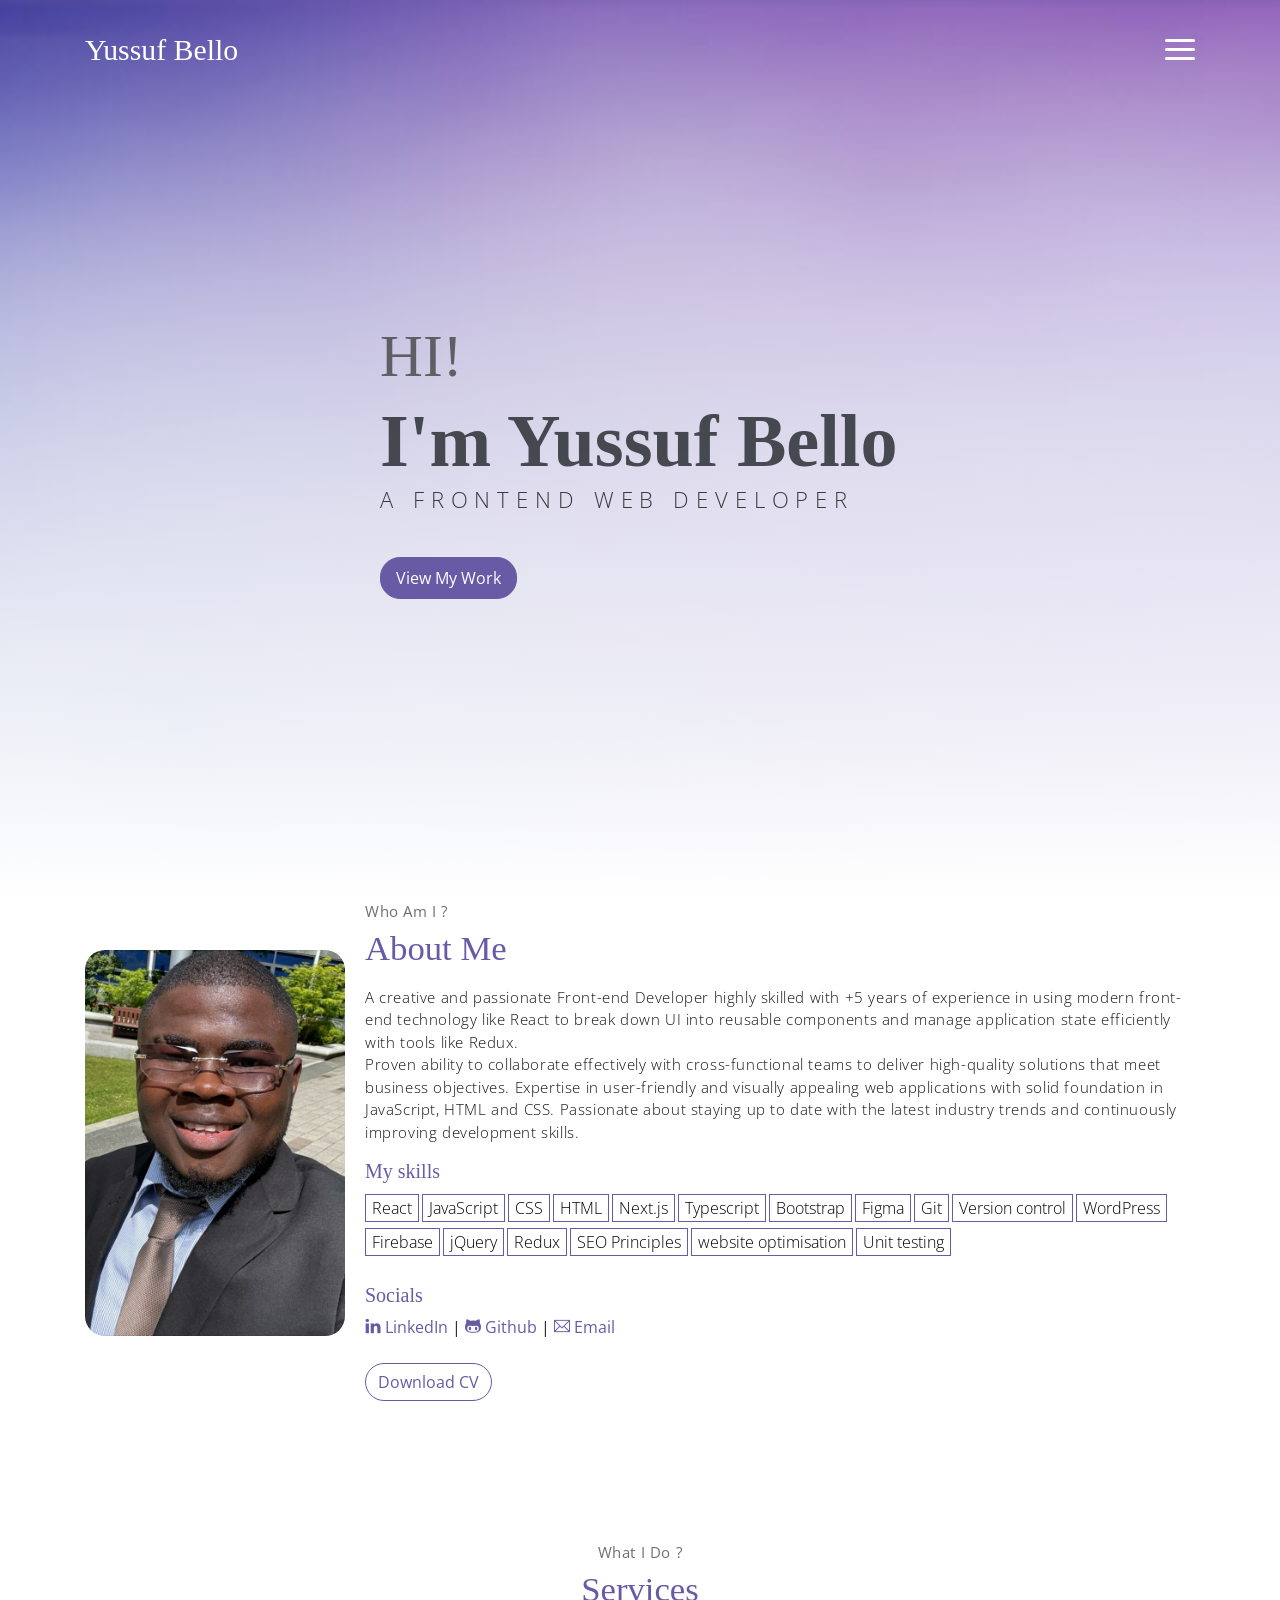
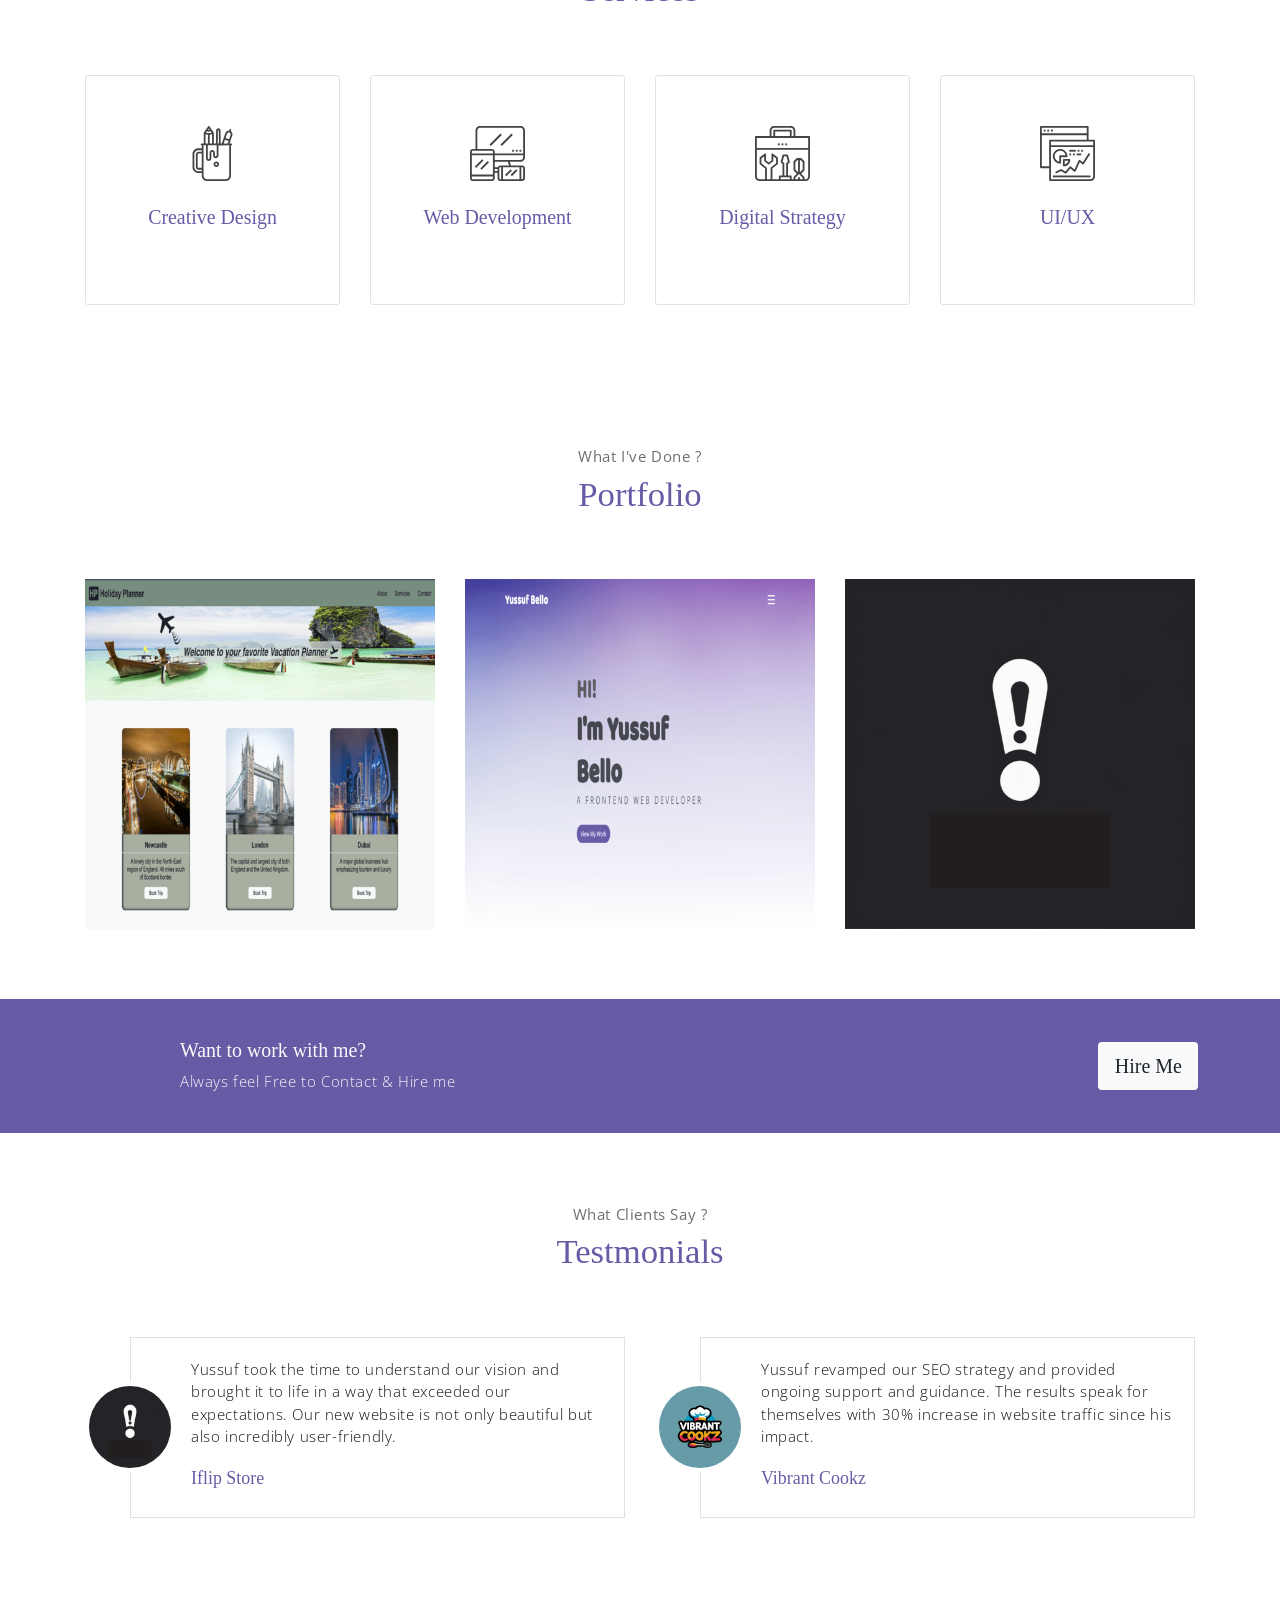
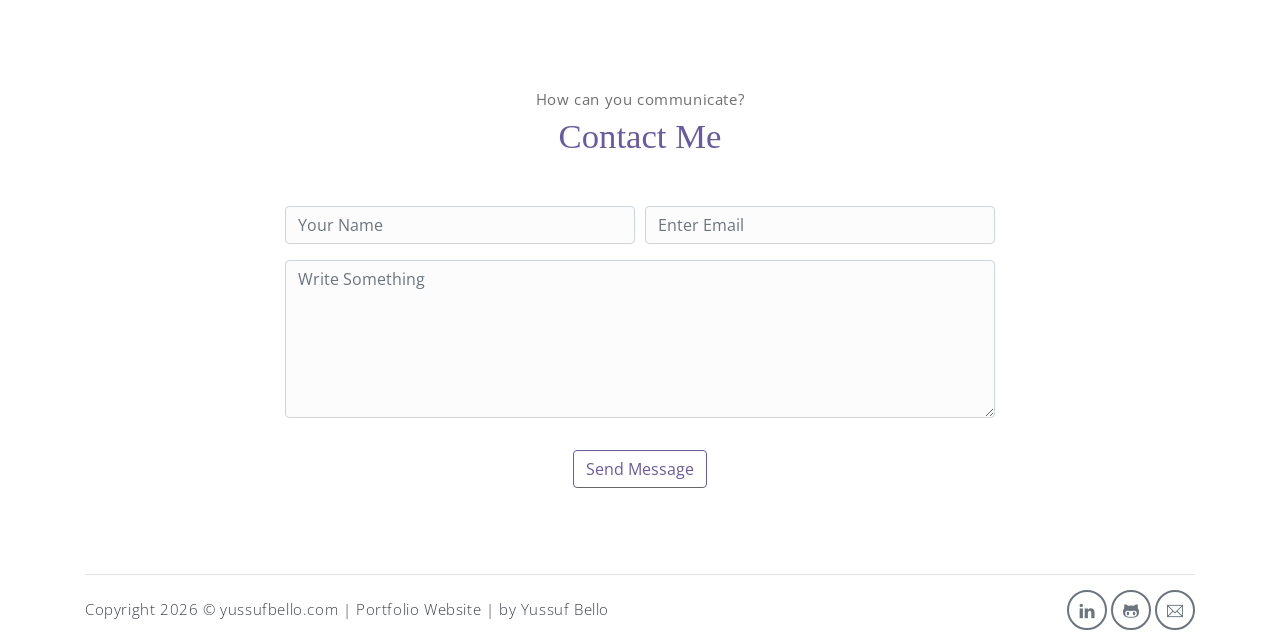
<file: index.html>
<!DOCTYPE html>
<html lang="en">

<head>
    <meta charset="utf-8">
    <meta name="viewport" content="width=device-width, initial-scale=1, shrink-to-fit=no">
    <meta name="description" content="Yussuf Bello Portfolio Website.">
    <meta name="author" content="Yussuf Bello">
    <title>Yussuf Bello Portfolio</title>
    <!-- font icons -->
    <link rel="stylesheet" href="assets/vendors/themify-icons/css/themify-icons.css">
    <!-- Bootstrap + main styles -->
    <link rel="stylesheet" href="assets/css/yussuf.css">
</head>

<body data-spy="scroll" data-target=".navbar" data-offset="40" id="home">

    <!-- Page Navbar -->
    <nav class="custom-navbar" data-spy="affix" data-offset-top="20">
        <div class="container">
            <a class="logo" href="#">Yussuf Bello</a>
            <ul class="nav">
                <li class="item">
                    <a class="link" href="#home">Home</a>
                </li>
                <li class="item">
                    <a class="link" href="#about">About</a>
                </li>
                <li class="item">
                    <a class="link" href="#portfolio">Portfolio</a>
                </li>
                <li class="item">
                    <a class="link" href="#contact">Contact</a>
            </ul>
            <a href="javascript:void(0)" id="nav-toggle" class="hamburger hamburger--elastic">
                <div class="hamburger-box">
                    <div class="hamburger-inner"></div>
                </div>
            </a>
        </div>
    </nav><!-- End of Page Navbar -->

    <!-- page header -->
    <header id="home" class="header">
        <div class="overlay"></div>
        <div class="header-content container">
            <h1 class="header-title">
                <span class="up">HI!</span>
                <span class="down">I'm Yussuf Bello</span>
            </h1>
            <p class="header-subtitle">A FRONTEND WEB DEVELOPER</p>

            <button class="btn btn-primary" id="viewMyWorkBtn">View My Work</button>
        </div>
    </header><!-- end of page header -->

    <!-- about section -->
    <section class="section pt-0" id="about">
        <!-- container -->
        <div class="container text-center">
            <!-- about wrapper -->
            <div class="about">
                <div class="about-img-holder">
                    <img src="assets/imgs/profileimg.png" class="about-img" alt="Yussuf Bello profile picture">
                </div>
                <div class="about-caption">
                    <p class="section-subtitle">Who Am I ?</p>
                    <h2 class="section-title mb-3">About Me</h2>
                    <p>
                        A creative and passionate Front-end Developer highly skilled with +5 years of experience in
                        using modern
                        front-end technology like React to break down UI into reusable components and manage application
                        state efficiently with tools like Redux.
                        <br>Proven ability to collaborate effectively with cross-functional teams to deliver
                        high-quality
                        solutions that meet business objectives. Expertise in user-friendly and visually appealing web
                        applications with solid foundation in JavaScript, HTML and CSS. Passionate about staying up to
                        date with the latest industry trends and continuously improving development skills.
                    </p>
                    <div class="social-links text-left m-auto ml-sm-auto pb-4">
                        <h5 id="mobile-screen">My skills</h5>
                        <div class="skillbtn">
                            <button>React</button> <button>JavaScript</button> <button>CSS</button>
                            <button>HTML</button>
                            <button>Next.js</button> <button>Typescript</button> <button>Bootstrap</button>
                            <button>Figma</button> <button>Git</button> <button>Version control</button>
                            <button>WordPress</button> <button>Firebase</button> <button>jQuery</button>
                            <button>Redux</button> <button>SEO Principles</button> <button>website optimisation</button>
                            <button>Unit testing</button>
                        </div>
                    </div>
                    <h5>Socials</h5>
                    <div id="mobile-screen" class="social-links text-left m-auto ml-sm-auto">
                        <a href="https://www.linkedin.com/in/yussuf-bello" class="link" target="_blank"
                            rel="noopener noreferrer"><i class="ti-linkedin"></i> LinkedIn </a>|
                        <a href="https://github.com/bello-damy" class="link" target="_blank"
                            rel="noopener noreferrer"><i class="ti-github"></i> Github</a> |
                        <a href="mailto:dbello447@gmail.com" class="link"><i class="ti-email"></i> Email</a>
                    </div>
                    <a href="assets/docs/yussuf_bello_cv.pdf" download="Yussuf_Bello_CV.pdf"
                        class="btn-rounded btn btn-outline-primary mt-4">Download CV</a>
                </div>
            </div><!-- end of about wrapper -->
        </div><!-- end of container -->
    </section> <!-- end of about section -->

    <!-- service section -->
    <section class="section" id="service">
        <div class="container text-center">
            <p class="section-subtitle">What I Do ?</p>
            <h6 class="section-title mb-6">Services</h6>
            <!-- row -->
            <div class="row">
                <div class="col-md-6 col-lg-3">
                    <div class="service-card">
                        <div class="body">
                            <img src="assets/imgs/pencil-case.svg"
                                alt="Download free bootstrap 4 landing page, free boootstrap 4 templates, Download free bootstrap 4.1 landing page, free boootstrap 4.1.1 templates, meyawo Landing page"
                                class="icon">
                            <h6 class="title">Creative Design</h6>
                            <p class="subtitle">Specialised in innovative and engaging designs that capture attention
                                and communicate your unique brand identity.</p>
                        </div>
                    </div>
                </div>
                <div class="col-md-6 col-lg-3">
                    <div class="service-card">
                        <div class="body">
                            <img src="assets/imgs/responsive.svg"
                                alt="Download free bootstrap 4 landing page, free boootstrap 4 templates, Download free bootstrap 4.1 landing page, free boootstrap 4.1.1 templates, meyawo Landing page"
                                class="icon">
                            <h6 class="title">Web Development</h6>
                            <p class="subtitle">Crafting dynamic, user-centric web applications that drive engagement
                                and deliver seamless experiences.</p>
                        </div>
                    </div>
                </div>
                <div class="col-md-6 col-lg-3">
                    <div class="service-card">
                        <div class="body">
                            <img src="assets/imgs/toolbox.svg"
                                alt="Download free bootstrap 4 landing page, free boootstrap 4 templates, Download free bootstrap 4.1 landing page, free boootstrap 4.1.1 templates, meyawo Landing page"
                                class="icon">
                            <h6 class="title">Digital Strategy</h6>
                            <p class="subtitle">Specialised in SEO, content marketing, and analytics to maximise your
                                digital impact and amplify online presence.</p>
                        </div>
                    </div>
                </div>
                <div class="col-md-6 col-lg-3">
                    <div class="service-card">
                        <div class="body">
                            <img src="assets/imgs/analytics.svg"
                                alt="Download free bootstrap 4 landing page, free boootstrap 4 templates, Download free bootstrap 4.1 landing page, free boootstrap 4.1.1 templates, meyawo Landing page"
                                class="icon">
                            <h6 class="title">UI/UX</h6>
                            <p class="subtitle">Specialised in intuitive interfaces and engaging interactions to
                                optimise user satisfaction and achieve business goals.</p>
                        </div>
                    </div>
                </div>
            </div><!-- end of row -->
        </div>
    </section><!-- end of service section -->

    <!-- portfolio section -->
    <section class="section" id="portfolio">
        <div class="container text-center">
            <p class="section-subtitle">What I've Done ?</p>
            <h6 class="section-title mb-6">Portfolio</h6>
            <!-- row -->
            <div class="row">
                <div class="col-md-4">
                    <a href="https://holidayplanning.netlify.app/" class="portfolio-card">
                        <img src="assets/imgs/holidayplannershot.png" class="portfolio-card-img"
                            alt="Yussuf Bello Holiday planner website">
                        <span class="portfolio-card-overlay">
                            <span class="portfolio-card-caption">
                                <h4>Holiday Planning Website</h5>
                                    <p class="font-weight-normal"> <strong>Category: Tourism</strong> <br> A vacation
                                        planning
                                        website
                                        that bring ease to all your holiday preparation hassle.
                                        I created this website to help me and my family easily look at destinations we
                                        would like to visit during our holidays as it includes
                                        a snapshot view of what the cities look like and a brief overview. <br>
                                        <strong>Technologies: <br>
                                            React, JavaScript, HTML5, Css, Git</strong>
                                    </p>
                            </span>
                        </span>
                    </a>
                </div>
                <div class="col-md-4">
                    <a href="https://yussufbello.com" class="portfolio-card">
                        <img class="portfolio-card-img" src="assets/imgs/ybportfolioshot.png"
                            class="img-responsive rounded"
                            alt="Download free bootstrap 4 landing page, free boootstrap 4 templates, Download free bootstrap 4.1 landing page, free boootstrap 4.1.1 templates, meyawo Landing page">
                        <span class="portfolio-card-overlay">
                            <span class="portfolio-card-caption">
                                <h4>YB Portfolio Website</h5>
                                    <p class="font-weight-normal"> <strong>Category: Portfolio</strong> <br>
                                        I designed and developed a personal portfolio website (yussufbello.com)
                                        that effectively showcase my skills and experience as a front-end web
                                        developer to potential clients and employers. <br>
                                        <strong>Technologies: <br>
                                            JavaScript, HTML5 , Css, Sass, Git</strong>
                                    </p>
                            </span>
                        </span>
                    </a>
                </div>
                <div class="col-md-4">
                    <a href="#" class="portfolio-card">
                        <img class="portfolio-card-img" src="assets/imgs/iflipshot.png" class="img-responsive rounded"
                            alt="Download free bootstrap 4 landing page, free boootstrap 4 templates, Download free bootstrap 4.1 landing page, free boootstrap 4.1.1 templates, meyawo Landing page">
                        <span class="portfolio-card-overlay">
                            <span class="portfolio-card-caption">
                                <h4>iFlip store</h5>
                                    <p class="font-weight-normal"> <strong>Category: E-commerce </strong> <br>
                                        <strong>Comming Soon!!!</strong>
                                    </p>
                            </span>
                        </span>
                    </a>
                </div>
            </div><!-- end of row -->
        </div><!-- end of container -->
    </section> <!-- end of portfolio section -->

    <!-- section -->
    <section class="section-sm bg-primary">
        <!-- container -->
        <div class="container text-center text-sm-left">
            <!-- row -->
            <div class="row align-items-center">
                <div class="col-sm offset-md-1 mb-4 mb-md-0">
                    <h6 class="title text-light">Want to work with me?</h6>
                    <p class="m-0 text-light">Always feel Free to Contact & Hire me</p>
                </div>
                <div class="hire-btn-container">
                    <div>
                        <button class="btn btn-lg my-font btn-light rounded" id="toggleHireBtn">Hire Me</button>
                    </div>
                    <div>
                        <button class="btn btn-lg my-font btn-light rounded" id="phoneNumBtn">
                            +447398824903</button>
                    </div>
                </div>
            </div> <!-- end of row -->
        </div> <!-- end of container -->
    </section> <!-- end of section -->

    <!-- testimonial section -->
    <section class="section" id="testmonial">
        <div class="container text-center">
            <p class="section-subtitle">What Clients Say ?</p>
            <h6 class="section-title mb-6">Testmonials</h6>

            <!-- row -->
            <div class="row">
                <div class="col-md-6">
                    <div class="testimonial-card">
                        <div class="testimonial-card-img-holder">
                            <img src="assets/imgs/iflip.png" class="testimonial-card-img"
                                alt="Download free bootstrap 4 landing page, free boootstrap 4 templates, Download free bootstrap 4.1 landing page, free boootstrap 4.1.1 templates, meyawo Landing page">
                        </div>
                        <div class="testimonial-card-body">
                            <p class="testimonial-card-subtitle">Yussuf took the time to understand our vision and
                                brought
                                it
                                to life in a way that exceeded our expectations. Our new website is not only beautiful
                                but
                                also incredibly user-friendly.</p>
                            <h6 class="testimonial-card-title">Iflip Store</h6>
                        </div>
                    </div>
                </div>
                <div class="col-md-6">
                    <div class="testimonial-card">
                        <div class="testimonial-card-img-holder">
                            <img src="assets/imgs/Vibrantcookz.png" class="testimonial-card-img"
                                alt="Download free bootstrap 4 landing page, free boootstrap 4 templates, Download free bootstrap 4.1 landing page, free boootstrap 4.1.1 templates, meyawo Landing page">
                        </div>
                        <div class="testimonial-card-body">
                            <p class="testimonial-card-subtitle">Yussuf revamped our SEO strategy and provided ongoing
                                support and guidance. The results speak for themselves with 30% increase in website
                                traffic since his impact.</p>
                            <h6 class="testimonial-card-title">Vibrant Cookz</h6>
                        </div>
                    </div>
                </div>
            </div>
        </div> <!-- end of container -->
    </section> <!-- end of testimonial section -->

    <!-- contact section -->
    <section class="section" id="contact">
        <div class="container text-center">
            <p class="section-subtitle">How can you communicate?</p>
            <h6 class="section-title mb-5">Contact Me</h6>
            <!-- contact form -->
            <form action="/success.html" class="contact-form col-md-10 col-lg-8 m-auto" name="contact"
                data-netlify="true" method="POST">
                <div class="form-row">
                    <div class="form-group col-sm-6">
                        <input type="text" size="50" class="form-control" placeholder="Your Name" required>
                    </div>
                    <div class="form-group col-sm-6">
                        <input type="email" class="form-control" placeholder="Enter Email" requried>
                    </div>
                    <div class="form-group col-sm-12">
                        <textarea name="comment" id="comment" rows="6" class="form-control"
                            placeholder="Write Something"></textarea>
                    </div>
                    <div class="form-group col-sm-12 mt-3">
                        <input type="submit" value="Send Message" class="btn btn-outline-primary rounded">
                    </div>
                </div>
            </form><!-- end of contact form -->
        </div><!-- end of container -->
    </section><!-- end of contact section -->

    <!-- footer -->
    <div class="container">
        <footer class="footer">
            <p class="mb-0">Copyright
                <script>document.write(new Date().getFullYear())</script> &copy;
                <a href="http://www.yussufbello.com">yussufbello.com |
                </a> Portfolio Website | by <a href="https://yussufbello.com">Yussuf Bello</a>
            </p>
            <div class="social-links text-right m-auto ml-sm-auto">
                <a href="https://www.linkedin.com/in/yussuf-bello" class="link" target="_blank"
                    rel="noopener noreferrer"><i class="ti-linkedin"></i></a>
                <a href="https://github.com/bello-damy" class="link" target="_blank" rel="noopener noreferrer">
                    <i class="ti-github"></i></a>
                <a href="mailto:dbello447@gmail.com" class="link"><i class="ti-email"></i></a>
            </div>
        </footer>
    </div> <!-- end of page footer -->

    <!-- core  -->
    <script src="assets/vendors/jquery/jquery-3.4.1.js"></script>
    <script src="assets/vendors/bootstrap/bootstrap.bundle.js"></script>

    <!-- bootstrap 3 affix -->
    <script src="assets/vendors/bootstrap/bootstrap.affix.js"></script>

    <!-- Meyawo js -->
    <script src="assets/js/yussuf.js"></script>

</body>

</html>
</file>
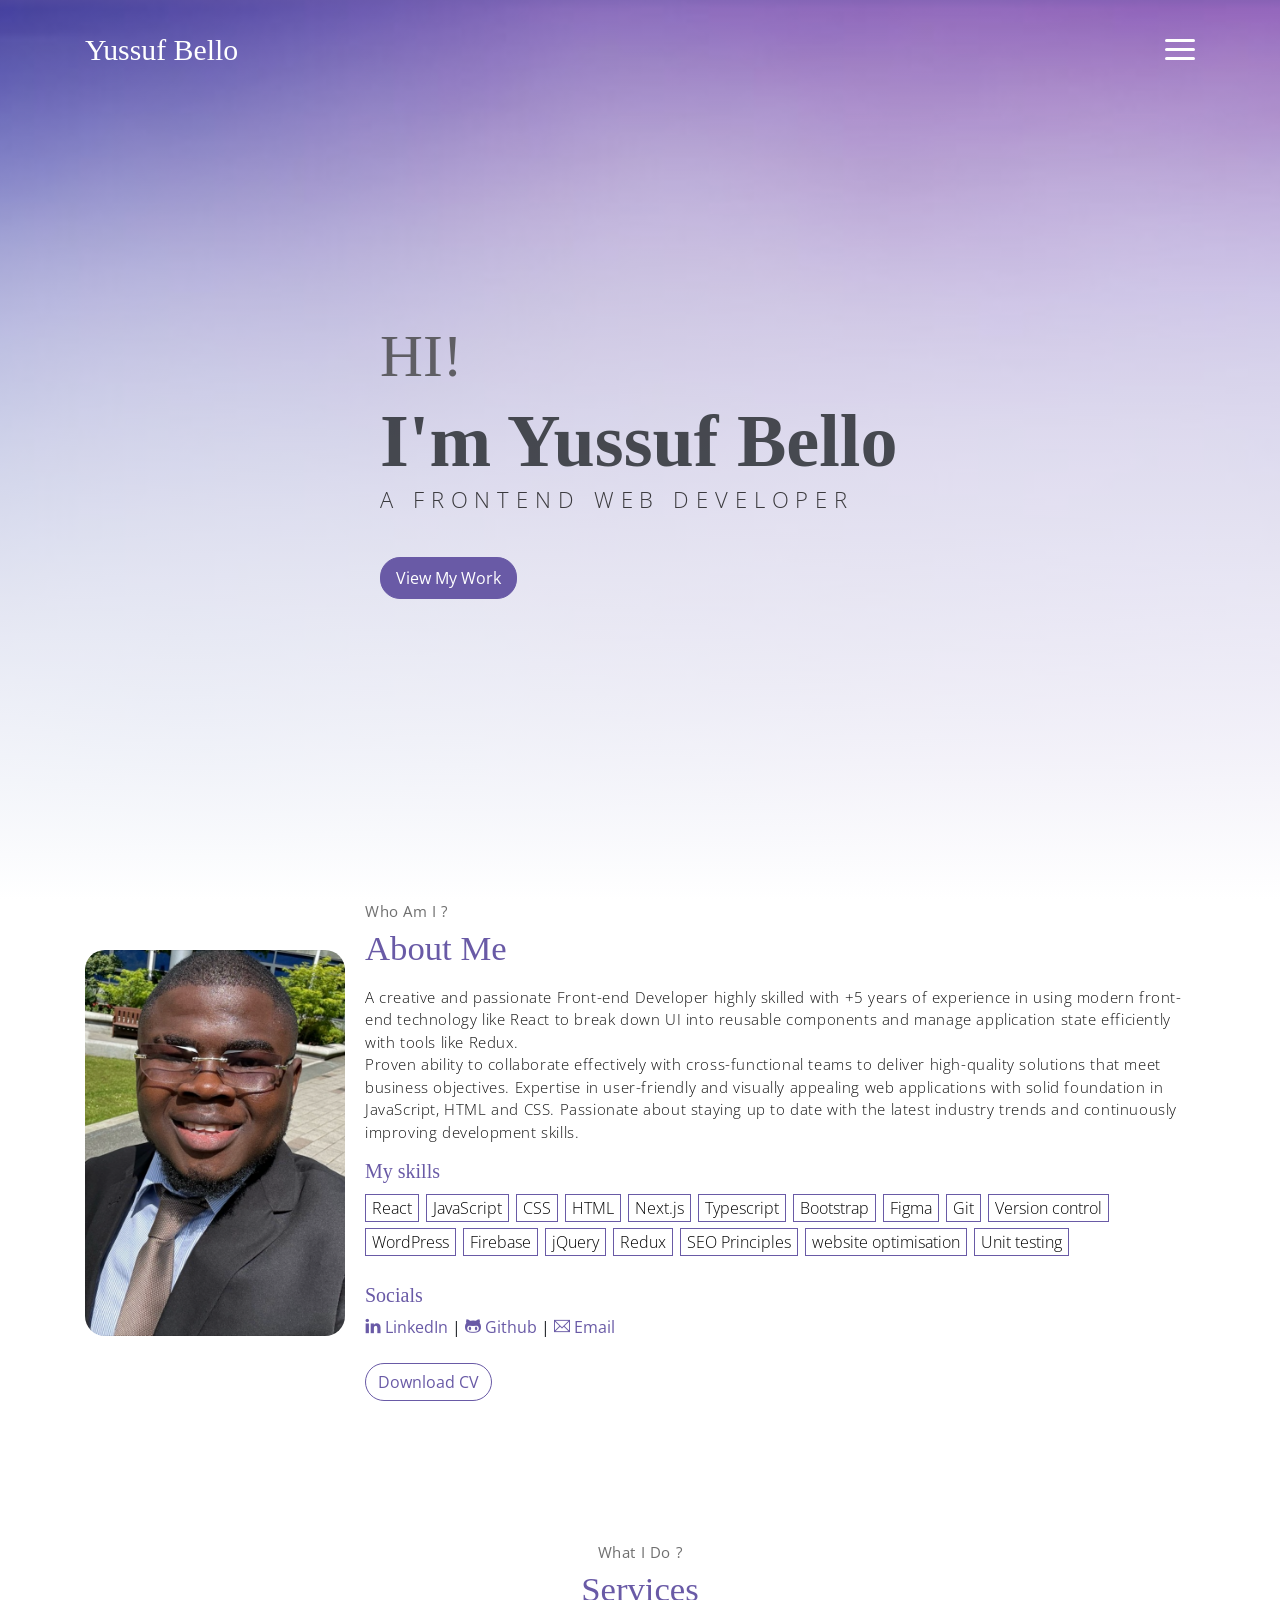
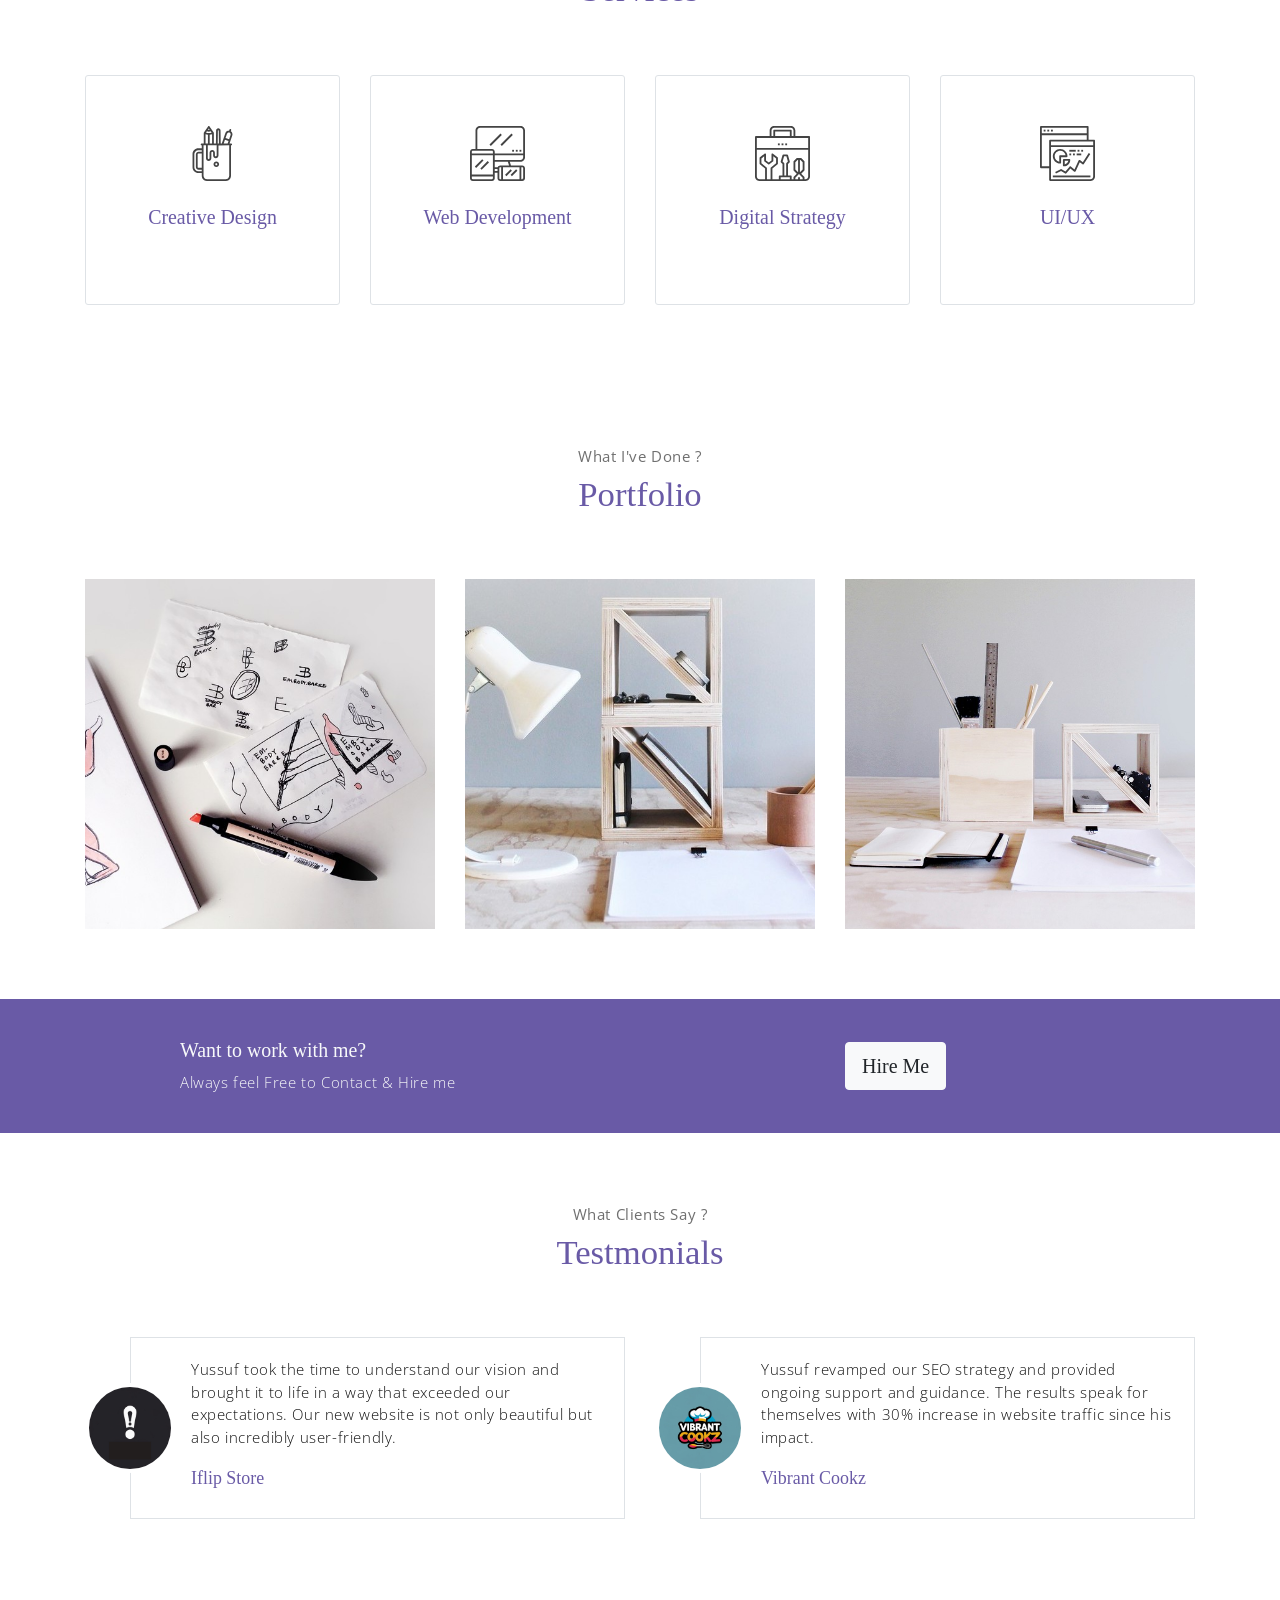
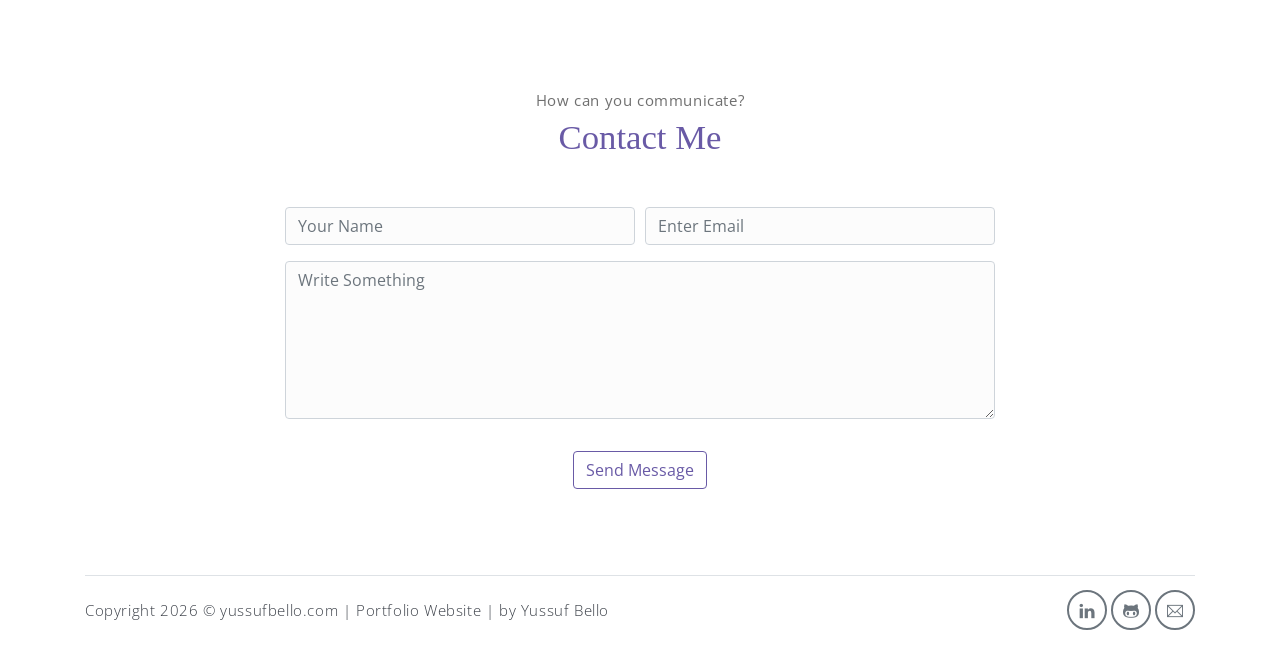
<file: Yussuf portfolio/index.html>
<!DOCTYPE html>
<html lang="en">

<head>
    <meta charset="utf-8">
    <meta name="viewport" content="width=device-width, initial-scale=1, shrink-to-fit=no">
    <meta name="description" content="Start your development with Meyawo landing page.">
    <meta name="author" content="Devcrud">
    <title>Yussuf Bello Portfolio</title>
    <!-- font icons -->
    <link rel="stylesheet" href="assets/vendors/themify-icons/css/themify-icons.css">
    <!-- Bootstrap + main styles -->
    <link rel="stylesheet" href="assets/css/yussuf.css">
</head>

<body data-spy="scroll" data-target=".navbar" data-offset="40" id="home">

    <!-- Page Navbar -->
    <nav class="custom-navbar" data-spy="affix" data-offset-top="20">
        <div class="container">
            <a class="logo" href="#">Yussuf Bello</a>
            <ul class="nav">
                <li class="item">
                    <a class="link" href="#home">Home</a>
                </li>
                <li class="item">
                    <a class="link" href="#about">About</a>
                </li>
                <li class="item">
                    <a class="link" href="#portfolio">Portfolio</a>
                </li>
                <li class="item">
                    <a class="link" href="#contact">Contact</a>
            </ul>
            <a href="javascript:void(0)" id="nav-toggle" class="hamburger hamburger--elastic">
                <div class="hamburger-box">
                    <div class="hamburger-inner"></div>
                </div>
            </a>
        </div>
    </nav><!-- End of Page Navbar -->

    <!-- page header -->
    <header id="home" class="header">
        <div class="overlay"></div>
        <div class="header-content container">
            <h1 class="header-title">
                <span class="up">HI!</span>
                <span class="down">I'm Yussuf Bello</span>
            </h1>
            <p class="header-subtitle">A FRONTEND WEB DEVELOPER</p>

            <button class="btn btn-primary" id="viewMyWorkBtn">View My Work</button>
        </div>
    </header><!-- end of page header -->

    <!-- about section -->
    <section class="section pt-0" id="about">
        <!-- container -->
        <div class="container text-center">
            <!-- about wrapper -->
            <div class="about">
                <div class="about-img-holder">
                    <img src="assets/imgs/profileimg.png" class="about-img" alt="Yussuf Bello profile picture">
                </div>
                <div class="about-caption">
                    <p class="section-subtitle">Who Am I ?</p>
                    <h2 class="section-title mb-3">About Me</h2>
                    <p>
                        A creative and passionate Front-end Developer highly skilled with +5 years of experience in
                        using modern
                        front-end technology like React to break down UI into reusable components and manage application
                        state efficiently with tools like Redux.
                        <br>Proven ability to collaborate effectively with cross-functional teams to deliver
                        high-quality
                        solutions that meet business objectives. Expertise in user-friendly and visually appealing web
                        applications with solid foundation in JavaScript, HTML and CSS. Passionate about staying up to
                        date with the latest industry trends and continuously improving development skills.
                    </p>
                    <div class="social-links text-left m-auto ml-sm-auto pb-4">
                        <h5>My skills</h5>
                        <div class="skillbtn">
                            <button>React</button> <button>JavaScript</button> <button>CSS</button>
                            <button>HTML</button>
                            <button>Next.js</button> <button>Typescript</button> <button>Bootstrap</button>
                            <button>Figma</button> <button>Git</button> <button>Version control</button>
                            <button>WordPress</button> <button>Firebase</button> <button>jQuery</button>
                            <button>Redux</button> <button>SEO Principles</button> <button>website optimisation</button>
                            <button>Unit testing</button>
                        </div>
                    </div>
                    <h5>Socials</h5>
                    <div class="social-links text-left m-auto ml-sm-auto">
                        <a href="https://www.linkedin.com/in/yussuf-bello" class="link" target="_blank"
                            rel="noopener noreferrer"><i class="ti-linkedin"></i> LinkedIn </a>|
                        <a href="https://github.com/bello-damy" class="link" target="_blank"
                            rel="noopener noreferrer"><i class="ti-github"></i> Github</a> |
                        <a href="mailto:dbello447@gmail.com" class="link"><i class="ti-email"></i> Email</a>
                    </div>
                    <a href="assets/docs/yussuf_bello_cv.pdf" download="Yussuf_Bello_CV.pdf"
                        class="btn-rounded btn btn-outline-primary mt-4">Download CV</a>
                </div>
            </div><!-- end of about wrapper -->
        </div><!-- end of container -->
    </section> <!-- end of about section -->

    <!-- service section -->
    <section class="section" id="service">
        <div class="container text-center">
            <p class="section-subtitle">What I Do ?</p>
            <h6 class="section-title mb-6">Services</h6>
            <!-- row -->
            <div class="row">
                <div class="col-md-6 col-lg-3">
                    <div class="service-card">
                        <div class="body">
                            <img src="assets/imgs/pencil-case.svg"
                                alt="Download free bootstrap 4 landing page, free boootstrap 4 templates, Download free bootstrap 4.1 landing page, free boootstrap 4.1.1 templates, meyawo Landing page"
                                class="icon">
                            <h6 class="title">Creative Design</h6>
                            <p class="subtitle">Specialised in innovative and engaging designs that capture attention
                                and communicate your unique brand identity.</p>
                        </div>
                    </div>
                </div>
                <div class="col-md-6 col-lg-3">
                    <div class="service-card">
                        <div class="body">
                            <img src="assets/imgs/responsive.svg"
                                alt="Download free bootstrap 4 landing page, free boootstrap 4 templates, Download free bootstrap 4.1 landing page, free boootstrap 4.1.1 templates, meyawo Landing page"
                                class="icon">
                            <h6 class="title">Web Development</h6>
                            <p class="subtitle">Crafting dynamic, user-centric web applications that drive engagement
                                and deliver seamless experiences.</p>
                        </div>
                    </div>
                </div>
                <div class="col-md-6 col-lg-3">
                    <div class="service-card">
                        <div class="body">
                            <img src="assets/imgs/toolbox.svg"
                                alt="Download free bootstrap 4 landing page, free boootstrap 4 templates, Download free bootstrap 4.1 landing page, free boootstrap 4.1.1 templates, meyawo Landing page"
                                class="icon">
                            <h6 class="title">Digital Strategy</h6>
                            <p class="subtitle">Specialised in SEO, content marketing, and analytics to maximise your
                                digital impact and amplify online presence.</p>
                        </div>
                    </div>
                </div>
                <div class="col-md-6 col-lg-3">
                    <div class="service-card">
                        <div class="body">
                            <img src="assets/imgs/analytics.svg"
                                alt="Download free bootstrap 4 landing page, free boootstrap 4 templates, Download free bootstrap 4.1 landing page, free boootstrap 4.1.1 templates, meyawo Landing page"
                                class="icon">
                            <h6 class="title">UI/UX</h6>
                            <p class="subtitle">Specialised in intuitive interfaces and engaging interactions to
                                optimise user satisfaction and achieve business goals.</p>
                        </div>
                    </div>
                </div>
            </div><!-- end of row -->
        </div>
    </section><!-- end of service section -->

    <!-- portfolio section -->
    <section class="section" id="portfolio">
        <div class="container text-center">
            <p class="section-subtitle">What I've Done ?</p>
            <h6 class="section-title mb-6">Portfolio</h6>
            <!-- row -->
            <div class="row">
                <div class="col-md-4">
                    <a href="#" class="portfolio-card">
                        <img src="assets/imgs/folio-1.jpg" class="portfolio-card-img"
                            alt="Download free bootstrap 4 landing page, free boootstrap 4 templates, Download free bootstrap 4.1 landing page, free boootstrap 4.1.1 templates, meyawo Landing page">
                        <span class="portfolio-card-overlay">
                            <span class="portfolio-card-caption">
                                <h4>Web Designing</h5>
                                    <p class="font-weight-normal">Category: Web Templates</p>
                            </span>
                        </span>
                    </a>
                </div>
                <div class="col-md-4">
                    <a href="#" class="portfolio-card">
                        <img class="portfolio-card-img" src="assets/imgs/folio-2.jpg" class="img-responsive rounded"
                            alt="Download free bootstrap 4 landing page, free boootstrap 4 templates, Download free bootstrap 4.1 landing page, free boootstrap 4.1.1 templates, meyawo Landing page">
                        <span class="portfolio-card-overlay">
                            <span class="portfolio-card-caption">
                                <h4>Web Designing</h5>
                                    <p class="font-weight-normal">Category: Web Templates</p>
                            </span>
                        </span>
                    </a>
                </div>
                <div class="col-md-4">
                    <a href="#" class="portfolio-card">
                        <img class="portfolio-card-img" src="assets/imgs/folio-3.jpg" class="img-responsive rounded"
                            alt="Download free bootstrap 4 landing page, free boootstrap 4 templates, Download free bootstrap 4.1 landing page, free boootstrap 4.1.1 templates, meyawo Landing page">
                        <span class="portfolio-card-overlay">
                            <span class="portfolio-card-caption">
                                <h4>Web Designing</h5>
                                    <p class="font-weight-normal">Category: Web Templates</p>
                            </span>
                        </span>
                    </a>
                </div>
            </div><!-- end of row -->
        </div><!-- end of container -->
    </section> <!-- end of portfolio section -->

    <!-- section -->
    <section class="section-sm bg-primary">
        <!-- container -->
        <div class="container text-center text-sm-left">
            <!-- row -->
            <div class="row align-items-center">
                <div class="col-sm offset-md-1 mb-4 mb-md-0">
                    <h6 class="title text-light">Want to work with me?</h6>
                    <p class="m-0 text-light">Always feel Free to Contact & Hire me</p>
                </div>
                <div class="col-sm offset-sm-2 offset-md-3">
                    <button class="btn btn-lg my-font btn-light rounded" id="toggleHireBtn">Hire Me</button>
                    <button class="btn btn-lg my-font btn-light rounded" id="phoneNumBtn"> +447398824903</button>
                </div>
            </div> <!-- end of row -->
        </div> <!-- end of container -->
    </section> <!-- end of section -->

    <!-- testimonial section -->
    <section class="section" id="testmonial">
        <div class="container text-center">
            <p class="section-subtitle">What Clients Say ?</p>
            <h6 class="section-title mb-6">Testmonials</h6>

            <!-- row -->
            <div class="row">
                <div class="col-md-6">
                    <div class="testimonial-card">
                        <div class="testimonial-card-img-holder">
                            <img src="assets/imgs/iflip.png" class="testimonial-card-img"
                                alt="Download free bootstrap 4 landing page, free boootstrap 4 templates, Download free bootstrap 4.1 landing page, free boootstrap 4.1.1 templates, meyawo Landing page">
                        </div>
                        <div class="testimonial-card-body">
                            <p class="testimonial-card-subtitle">Yussuf took the time to understand our vision and
                                brought
                                it
                                to life in a way that exceeded our expectations. Our new website is not only beautiful
                                but
                                also incredibly user-friendly.</p>
                            <h6 class="testimonial-card-title">Iflip Store</h6>
                        </div>
                    </div>
                </div>
                <div class="col-md-6">
                    <div class="testimonial-card">
                        <div class="testimonial-card-img-holder">
                            <img src="assets/imgs/Vibrantcookz.png" class="testimonial-card-img"
                                alt="Download free bootstrap 4 landing page, free boootstrap 4 templates, Download free bootstrap 4.1 landing page, free boootstrap 4.1.1 templates, meyawo Landing page">
                        </div>
                        <div class="testimonial-card-body">
                            <p class="testimonial-card-subtitle">Yussuf revamped our SEO strategy and provided ongoing
                                support and guidance. The results speak for themselves with 30% increase in website
                                traffic since his impact.</p>
                            <h6 class="testimonial-card-title">Vibrant Cookz</h6>
                        </div>
                    </div>
                </div>
            </div>
        </div> <!-- end of container -->
    </section> <!-- end of testimonial section -->

    <!-- contact section -->
    <section class="section" id="contact">
        <div class="container text-center">
            <p class="section-subtitle">How can you communicate?</p>
            <h6 class="section-title mb-5">Contact Me</h6>
            <!-- contact form -->
            <form action="" class="contact-form col-md-10 col-lg-8 m-auto">
                <div class="form-row">
                    <div class="form-group col-sm-6">
                        <input type="text" size="50" class="form-control" placeholder="Your Name" required>
                    </div>
                    <div class="form-group col-sm-6">
                        <input type="email" class="form-control" placeholder="Enter Email" requried>
                    </div>
                    <div class="form-group col-sm-12">
                        <textarea name="comment" id="comment" rows="6" class="form-control"
                            placeholder="Write Something"></textarea>
                    </div>
                    <div class="form-group col-sm-12 mt-3">
                        <input type="submit" value="Send Message" class="btn btn-outline-primary rounded">
                    </div>
                </div>
            </form><!-- end of contact form -->
        </div><!-- end of container -->
    </section><!-- end of contact section -->

    <!-- footer -->
    <div class="container">
        <footer class="footer">
            <p class="mb-0">Copyright
                <script>document.write(new Date().getFullYear())</script> &copy;
                <a href="http://www.yussufbello.com">yussufbello.com |
                </a> Portfolio Website | by <a href="https://yussufbello.com">Yussuf Bello</a>
            </p>
            <div class="social-links text-right m-auto ml-sm-auto">
                <a href="https://www.linkedin.com/in/yussuf-bello" class="link" target="_blank"
                    rel="noopener noreferrer"><i class="ti-linkedin"></i></a>
                <a href="https://github.com/bello-damy" class="link" target="_blank" rel="noopener noreferrer">
                    <i class="ti-github"></i></a>
                <a href="mailto:dbello447@gmail.com" class="link"><i class="ti-email"></i></a>
            </div>
        </footer>
    </div> <!-- end of page footer -->

    <!-- core  -->
    <script src="assets/vendors/jquery/jquery-3.4.1.js"></script>
    <script src="assets/vendors/bootstrap/bootstrap.bundle.js"></script>

    <!-- bootstrap 3 affix -->
    <script src="assets/vendors/bootstrap/bootstrap.affix.js"></script>

    <!-- Meyawo js -->
    <script src="assets/js/meyawo.js"></script>

</body>

</html>
</file>
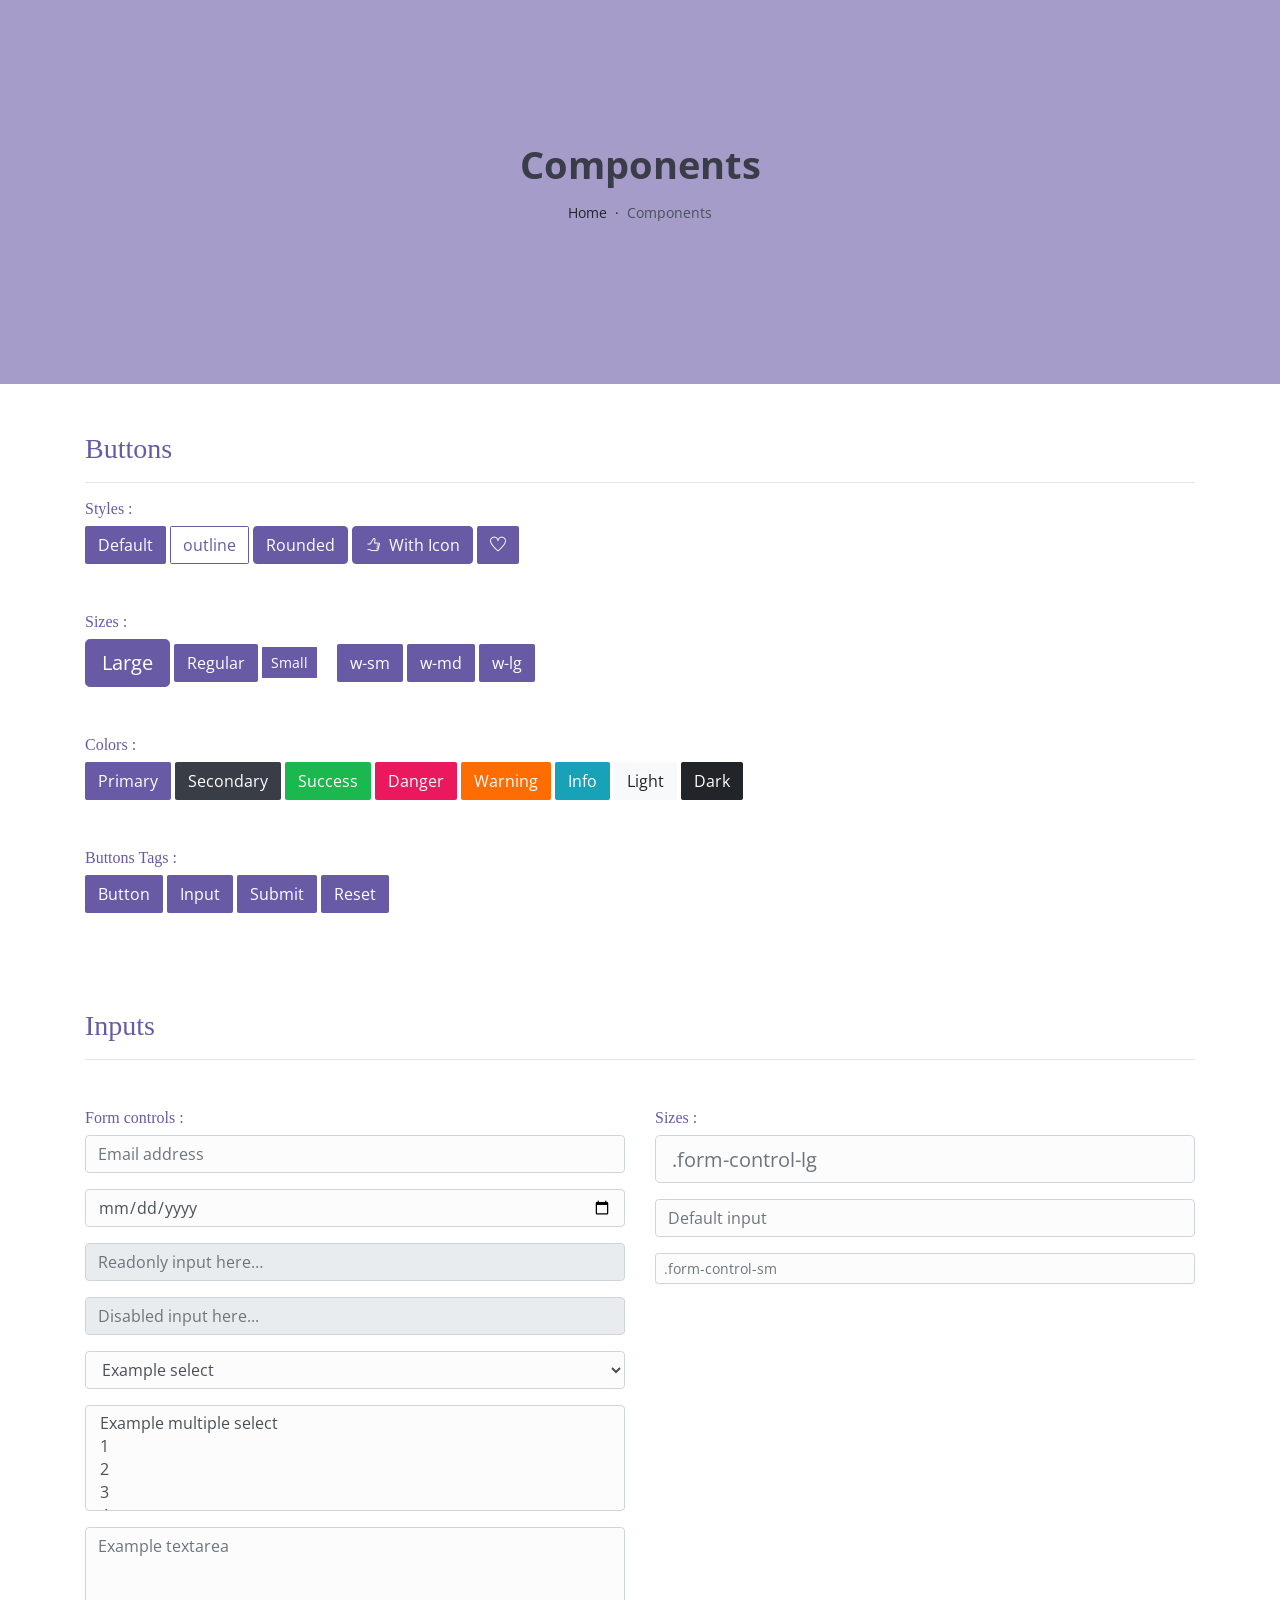
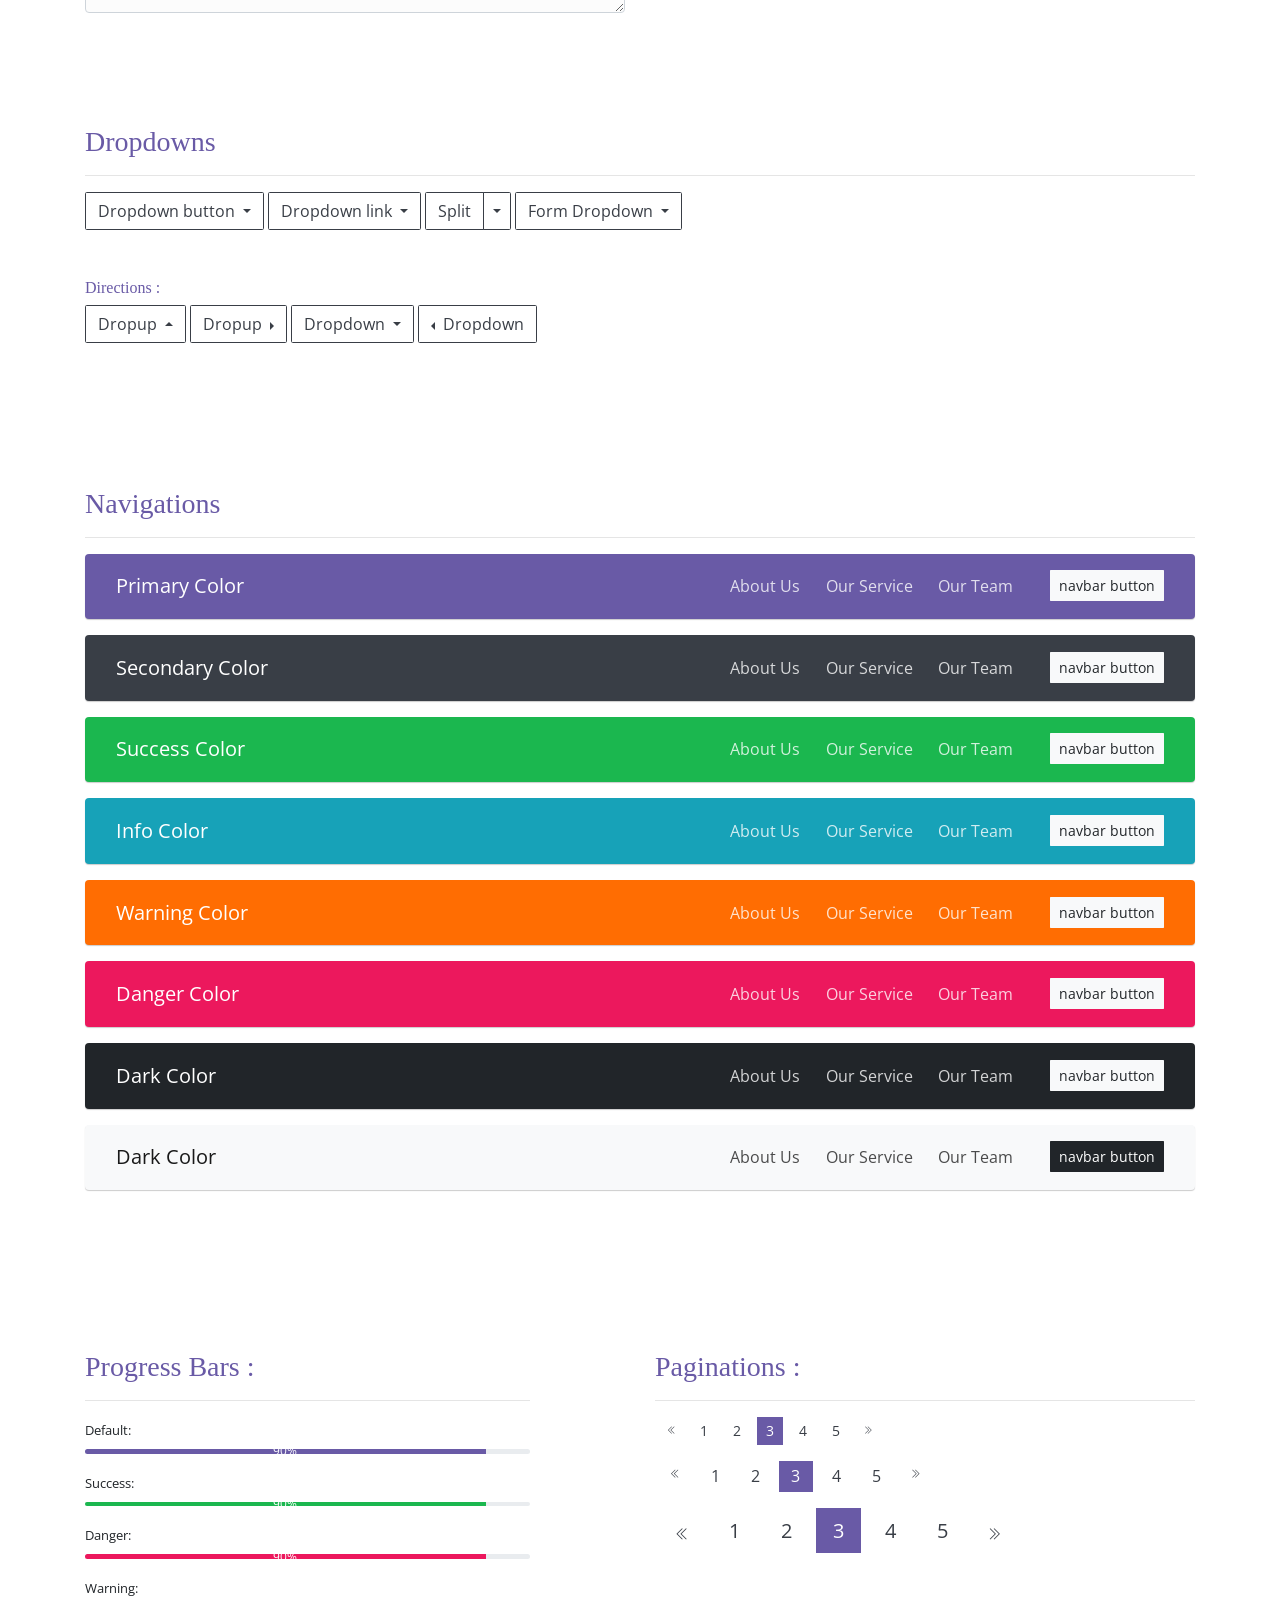
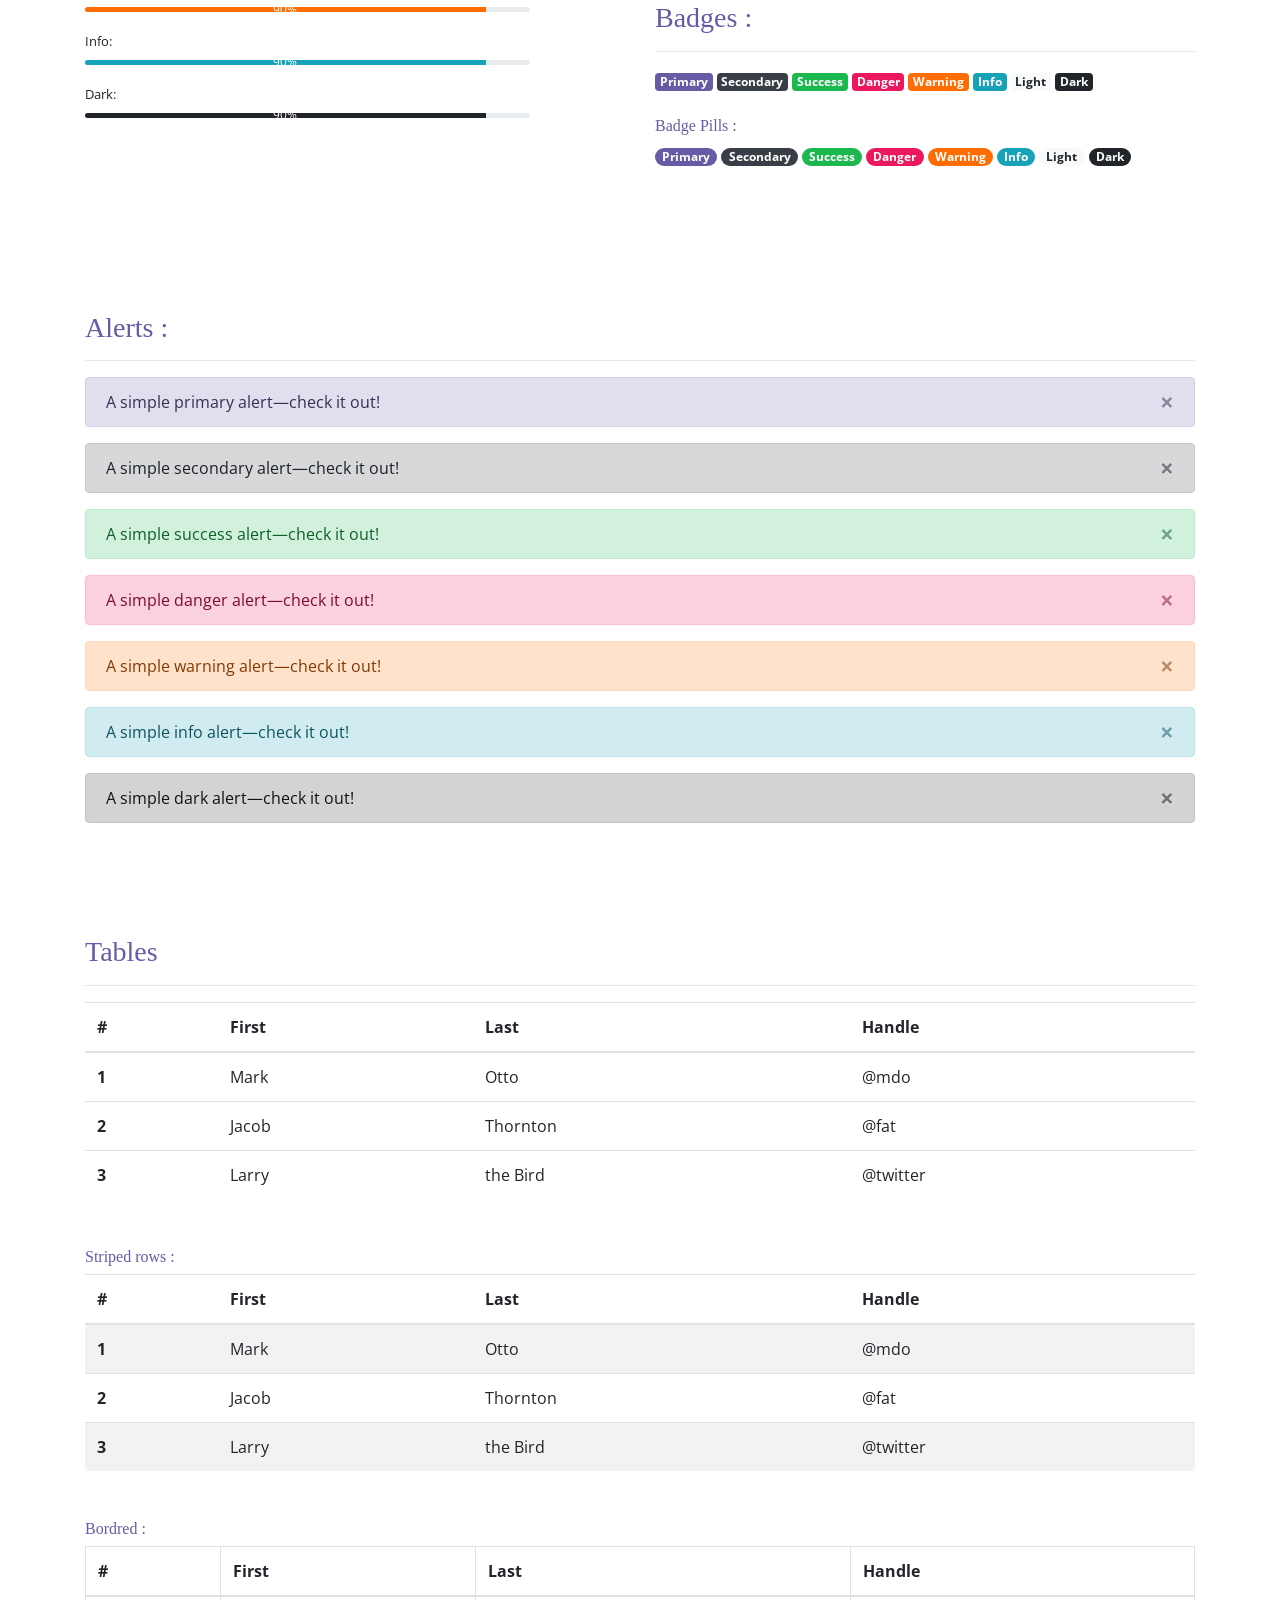
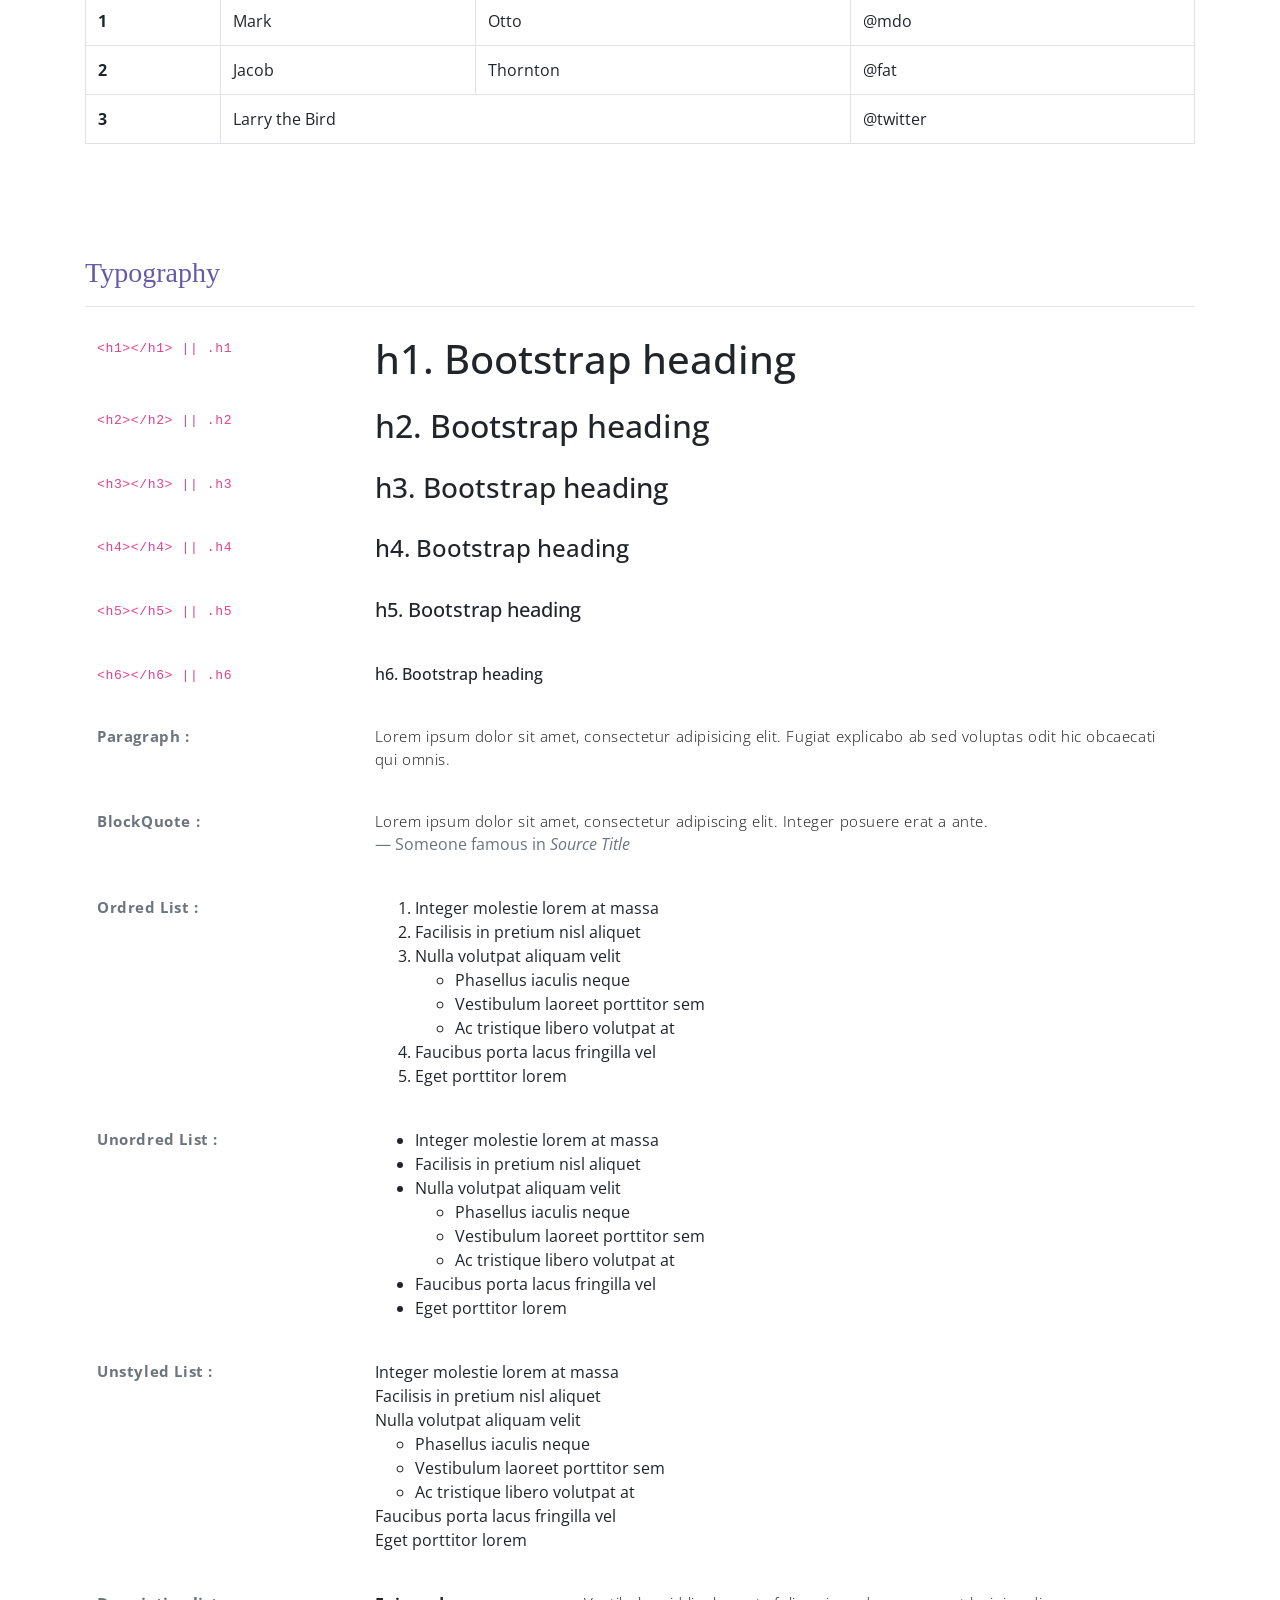
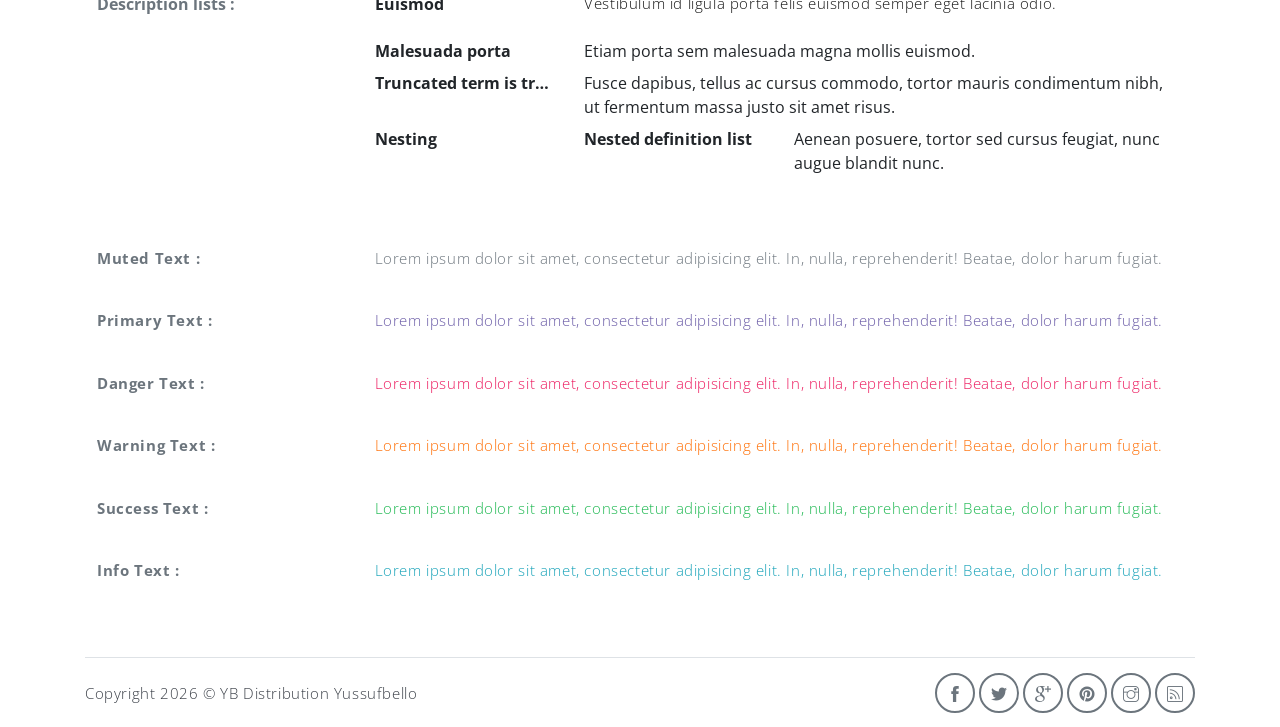
<file: components.html>
<!DOCTYPE html>
<html lang="en">

<head>
   <meta charset="utf-8">
   <meta name="viewport" content="width=device-width, initial-scale=1, shrink-to-fit=no">
   <meta name="description" content="development of Yussuf Bello landing page.">
   <meta name="author" content="Yussuf">
   <title>Yussuf Landing page | Components</title>
   <!-- font icons -->
   <link rel="stylesheet" href="assets/vendors/themify-icons/css/themify-icons.css">
   <!-- Bootstrap + Steller  -->
   <link rel="stylesheet" href="assets/css/yussuf.css">
</head>

<body>

   <!-- Page Header -->
   <header class="header header-mini">
      <div class="header-title">Components</div>
      <nav aria-label="breadcrumb">
         <ol class="breadcrumb">
            <li class="breadcrumb-item"><a href="/">Home</a></li>
            <li class="breadcrumb-item active" aria-current="page">Components</li>
         </ol>
      </nav>
   </header> <!-- End Of Page Header -->

   <!-- main content -->
   <div class="container">

      <!-- Buttons -->
      <h3 class="mt-5">Buttons</h3>
      <hr>
      <h6 class="section-secondary-title">Styles :</h6>
      <button class="btn btn-primary">Default</button>
      <button class="btn btn-outline-primary">outline</button>
      <button class="btn btn-primary rounded">Rounded</button>
      <button class="btn btn-primary rounded"><i class="ti-thumb-up pr-1"></i> With Icon</button>
      <button class="btn btn-primary circle"><i class="ti-heart"></i></button>

      <h6 class="section-secondary-title mt-5">Sizes :</h6>
      <button class="btn btn-primary btn-lg">Large</button>
      <button class="btn btn-primary ">Regular</button>
      <button class="btn btn-primary btn-sm">Small</button>
      <button class="btn btn-primary w-sm ml-3">w-sm</button>
      <button class="btn btn-primary w-md">w-md</button>
      <button class="btn btn-primary w-lg">w-lg</button>

      <h6 class="section-secondary-title mt-5">Colors :</h6>
      <button type="button" class="btn btn-primary">Primary</button>
      <button type="button" class="btn btn-secondary">Secondary</button>
      <button type="button" class="btn btn-success">Success</button>
      <button type="button" class="btn btn-danger">Danger</button>
      <button type="button" class="btn btn-warning">Warning</button>
      <button type="button" class="btn btn-info">Info</button>
      <button type="button" class="btn btn-light">Light</button>
      <button type="button" class="btn btn-dark">Dark</button>

      <h6 class="section-secondary-title mt-5">Buttons Tags :</h6>
      <button class="btn btn-primary" type="submit">Button</button>
      <input class="btn btn-primary" type="button" value="Input">
      <input class="btn btn-primary" type="submit" value="Submit">
      <input class="btn btn-primary" type="reset" value="Reset">

      <!-- devider -->
      <div class="py-5"></div>

      <!-- Inputs -->
      <h3>Inputs</h3>
      <hr>
      <div class="row mt-5">
         <div class="col-md-6">
            <h6 class="section-secondary-title">Form controls :</h6>
            <div class="form-group">
               <input type="email" class="form-control" id="exampleFormControlInput1" placeholder="Email address">
            </div>
            <div class="form-group">
               <input type="date" class="form-control" id="exampleFormControlInput1" placeholder="Date">
            </div>
            <div class="form-group">
               <input class="form-control" type="text" placeholder="Readonly input here…" readonly>
            </div>
            <div class="form-group">
               <input class="form-control" id="disabledInput" type="text" placeholder="Disabled input here..." disabled>
            </div>
            <div class="form-group">
               <select class="form-control" id="exampleFormControlSelect1">
                  <option>Example select</option>
                  <option>1</option>
                  <option>2</option>
                  <option>3</option>
                  <option>4</option>
                  <option>5</option>
               </select>
            </div>
            <div class="form-group">
               <select multiple class="form-control" id="exampleFormControlSelect2">
                  <option>Example multiple select</option>
                  <option>1</option>
                  <option>2</option>
                  <option>3</option>
                  <option>4</option>
                  <option>5</option>
               </select>
            </div>
            <div class="form-group">
               <textarea class="form-control" id="exampleFormControlTextarea1" rows="3"
                  placeholder="Example textarea"></textarea>
            </div>
         </div>
         <div class="col-md-6">
            <h6 class="section-secondary-title">Sizes :</h6>
            <div class="form-group">
               <input class="form-control form-control-lg" type="text" placeholder=".form-control-lg">
            </div>
            <div class="form-group">
               <input class="form-control" type="text" placeholder="Default input">
            </div>
            <div class="form-group">
               <input class="form-control form-control-sm" type="text" placeholder=".form-control-sm">
            </div>
         </div>
      </div> <!-- end of inputs -->

      <!-- devider -->
      <div class="py-5"></div>

      <!-- Dropdowns -->
      <h3 class="components-section-title font-weight-normal">Dropdowns</h3>
      <hr>
      <div class="dropdown d-inline-block">
         <button class="btn btn-outline-secondary dropdown-toggle" type="button" id="dropdownMenuButton"
            data-toggle="dropdown" aria-haspopup="true" aria-expanded="false">
            Dropdown button
         </button>
         <div class="dropdown-menu" aria-labelledby="dropdownMenuButton">
            <a class="dropdown-item" href="#">Action</a>
            <a class="dropdown-item" href="#">Another action</a>
            <a class="dropdown-item" href="#">Something else here</a>
         </div>
      </div>
      <div class="dropdown d-inline-block">
         <a class="btn btn-outline-secondary dropdown-toggle" href="#" role="button" id="dropdownMenuLink"
            data-toggle="dropdown" aria-haspopup="true" aria-expanded="false">
            Dropdown link
         </a>
         <div class="dropdown-menu" aria-labelledby="dropdownMenuLink">
            <a class="dropdown-item" href="#">Action</a>
            <a class="dropdown-item" href="#">Another action</a>
            <a class="dropdown-item" href="#">Something else here</a>
         </div>
      </div>
      <div class="btn-group">
         <button type="button" class="btn btn-outline-secondary">Split</button>
         <button type="button" class="btn btn-outline-secondary dropdown-toggle dropdown-toggle-split"
            data-toggle="dropdown" aria-haspopup="true" aria-expanded="false">
            <span class="sr-only">Toggle Dropdown</span>
         </button>
         <div class="dropdown-menu">
            <a class="dropdown-item" href="#">Action</a>
            <a class="dropdown-item" href="#">Another action</a>
            <a class="dropdown-item" href="#">Something else here</a>
            <div class="dropdown-divider"></div>
            <a class="dropdown-item" href="#">Separated link</a>
         </div>
      </div>
      <div class="btn-group">
         <button class="btn btn-outline-secondary dropdown-toggle" type="button" id="dropdownMenuButton"
            data-toggle="dropdown" aria-haspopup="true" aria-expanded="false">
            Form Dropdown
         </button>
         <div class="dropdown-menu form">
            <form class="px-4 py-3">
               <div class="form-group">
                  <input type="email" class="form-control" id="exampleDropdownFormEmail1"
                     placeholder="email@example.com">
               </div>
               <div class="form-group">
                  <input type="password" class="form-control" id="exampleDropdownFormPassword1" placeholder="Password">
               </div>
               <div class="form-check mb-3">
                  <input type="checkbox" class="form-check-input" id="dropdownCheck">
                  <label class="form-check-label" for="dropdownCheck">
                     Remember me
                  </label>
               </div>
               <button type="submit" class="btn btn-primary btn-block">Sign in</button>
            </form>
            <div class="dropdown-divider"></div>
            <a class="dropdown-item" href="#"><small>New around here? Sign up</small></a>
            <a class="dropdown-item" href="#"><small>Forgot password?</small></a>
         </div>
      </div>
      <h6 class="section-secondary-title mt-5">Directions :</h6>
      <div class="btn-group dropup">
         <button type="button" class="btn btn-outline-secondary dropdown-toggle" data-toggle="dropdown"
            aria-haspopup="true" aria-expanded="false">
            Dropup
         </button>
         <div class="dropdown-menu">
            <a class="dropdown-item" href="#">Action</a>
            <a class="dropdown-item" href="#">Another action</a>
            <a class="dropdown-item" href="#">Something else here</a>
            <div class="dropdown-divider"></div>
            <a class="dropdown-item" href="#">Separated link</a>
         </div>
      </div>
      <div class="btn-group dropright">
         <button type="button" class="btn btn-outline-secondary dropdown-toggle" data-toggle="dropdown"
            aria-haspopup="true" aria-expanded="false">
            Dropup
         </button>
         <div class="dropdown-menu">
            <a class="dropdown-item" href="#">Action</a>
            <a class="dropdown-item" href="#">Another action</a>
            <a class="dropdown-item" href="#">Something else here</a>
            <div class="dropdown-divider"></div>
            <a class="dropdown-item" href="#">Separated link</a>
         </div>
      </div>
      <div class="btn-group">
         <button type="button" class="btn btn-outline-secondary dropdown-toggle" data-toggle="dropdown"
            aria-haspopup="true" aria-expanded="false">
            Dropdown
         </button>
         <div class="dropdown-menu">
            <a class="dropdown-item" href="#">Action</a>
            <a class="dropdown-item" href="#">Another action</a>
            <a class="dropdown-item" href="#">Something else here</a>
            <div class="dropdown-divider"></div>
            <a class="dropdown-item" href="#">Separated link</a>
         </div>
      </div>
      <div class="btn-group dropleft">
         <button type="button" class="btn btn-outline-secondary dropdown-toggle" data-toggle="dropdown"
            aria-haspopup="true" aria-expanded="false">
            Dropdown
         </button>
         <div class="dropdown-menu">
            <a class="dropdown-item" href="#">Action</a>
            <a class="dropdown-item" href="#">Another action</a>
            <a class="dropdown-item" href="#">Something else here</a>
            <div class="dropdown-divider"></div>
            <a class="dropdown-item" href="#">Separated link</a>
         </div>
      </div> <!-- end of Dropdowns -->

      <!-- devider -->
      <div class="py-5"></div>

      <!-- navbars -->
      <h3 class="components-section-title font-weight-normal mt-5">Navigations</h3>
      <hr>
      <nav class="navbar navbar-expand-sm navbar-dark bg-primary rounded shadow mb-3">
         <div class="container">
            <a class="navbar-brand" href="#">Primary Color</a>
            <button class="navbar-toggler ml-auto" type="button" data-toggle="collapse"
               data-target="#navbarSupportedContent" aria-controls="navbarSupportedContent" aria-expanded="false"
               aria-label="Toggle navigation">
               <span class="navbar-toggler-icon"></span>
            </button>
            <div class="collapse navbar-collapse" id="navbarSupportedContent">
               <ul class="navbar-nav ml-auto">
                  <li class="nav-item">
                     <a class="nav-link" href="#about">About Us</a>
                  </li>
                  <li class="nav-item">
                     <a class="nav-link" href="#service">Our Service</a>
                  </li>
                  <li class="nav-item">
                     <a class="nav-link" href="#team">Our Team</a>
                  </li>
                  <li class="nav-item">
                     <a href="#book-table" class="ml-4 mt-1 btn btn-light btn-sm">navbar button</a>
                  </li>
               </ul>
            </div>
         </div>
      </nav>
      <nav class="navbar navbar-expand-sm navbar-dark bg-secondary rounded shadow mb-3">
         <div class="container">
            <a class="navbar-brand" href="#">Secondary Color</a>
            <button class="navbar-toggler ml-auto" type="button" data-toggle="collapse"
               data-target="#navbarSupportedContent" aria-controls="navbarSupportedContent" aria-expanded="false"
               aria-label="Toggle navigation">
               <span class="navbar-toggler-icon"></span>
            </button>
            <div class="collapse navbar-collapse" id="navbarSupportedContent">
               <ul class="navbar-nav ml-auto">
                  <li class="nav-item">
                     <a class="nav-link" href="#about">About Us</a>
                  </li>
                  <li class="nav-item">
                     <a class="nav-link" href="#service">Our Service</a>
                  </li>
                  <li class="nav-item">
                     <a class="nav-link" href="#team">Our Team</a>
                  </li>
                  <li class="nav-item">
                     <a href="#book-table" class="ml-4 mt-1 btn btn-light btn-sm">navbar button</a>
                  </li>
               </ul>
            </div>
         </div>
      </nav>
      <nav class="navbar navbar-expand-sm navbar-dark bg-success rounded shadow mb-3">
         <div class="container">
            <a class="navbar-brand" href="#">Success Color</a>
            <button class="navbar-toggler ml-auto" type="button" data-toggle="collapse"
               data-target="#navbarSupportedContent" aria-controls="navbarSupportedContent" aria-expanded="false"
               aria-label="Toggle navigation">
               <span class="navbar-toggler-icon"></span>
            </button>
            <div class="collapse navbar-collapse" id="navbarSupportedContent">
               <ul class="navbar-nav ml-auto">
                  <li class="nav-item">
                     <a class="nav-link" href="#about">About Us</a>
                  </li>
                  <li class="nav-item">
                     <a class="nav-link" href="#service">Our Service</a>
                  </li>
                  <li class="nav-item">
                     <a class="nav-link" href="#team">Our Team</a>
                  </li>
                  <li class="nav-item">
                     <a href="#book-table" class="ml-4 mt-1 btn btn-light btn-sm">navbar button</a>
                  </li>
               </ul>
            </div>
         </div>
      </nav>
      <nav class="navbar navbar-expand-sm navbar-dark bg-info rounded shadow mb-3">
         <div class="container">
            <a class="navbar-brand" href="#">Info Color</a>
            <button class="navbar-toggler ml-auto" type="button" data-toggle="collapse"
               data-target="#navbarSupportedContent" aria-controls="navbarSupportedContent" aria-expanded="false"
               aria-label="Toggle navigation">
               <span class="navbar-toggler-icon"></span>
            </button>
            <div class="collapse navbar-collapse" id="navbarSupportedContent">
               <ul class="navbar-nav ml-auto">
                  <li class="nav-item">
                     <a class="nav-link" href="#about">About Us</a>
                  </li>
                  <li class="nav-item">
                     <a class="nav-link" href="#service">Our Service</a>
                  </li>
                  <li class="nav-item">
                     <a class="nav-link" href="#team">Our Team</a>
                  </li>
                  <li class="nav-item">
                     <a href="#book-table" class="ml-4 mt-1 btn btn-light btn-sm">navbar button</a>
                  </li>
               </ul>
            </div>
         </div>
      </nav>
      <nav class="navbar navbar-expand-sm navbar-dark bg-warning rounded shadow mb-3">
         <div class="container">
            <a class="navbar-brand" href="#">Warning Color</a>
            <button class="navbar-toggler ml-auto" type="button" data-toggle="collapse"
               data-target="#navbarSupportedContent" aria-controls="navbarSupportedContent" aria-expanded="false"
               aria-label="Toggle navigation">
               <span class="navbar-toggler-icon"></span>
            </button>
            <div class="collapse navbar-collapse" id="navbarSupportedContent">
               <ul class="navbar-nav ml-auto">
                  <li class="nav-item">
                     <a class="nav-link" href="#about">About Us</a>
                  </li>
                  <li class="nav-item">
                     <a class="nav-link" href="#service">Our Service</a>
                  </li>
                  <li class="nav-item">
                     <a class="nav-link" href="#team">Our Team</a>
                  </li>
                  <li class="nav-item">
                     <a href="#book-table" class="ml-4 mt-1 btn btn-light btn-sm">navbar button</a>
                  </li>
               </ul>
            </div>
         </div>
      </nav>
      <nav class="navbar navbar-expand-sm navbar-dark bg-danger rounded shadow mb-3">
         <div class="container">
            <a class="navbar-brand" href="#">Danger Color</a>
            <button class="navbar-toggler ml-auto" type="button" data-toggle="collapse"
               data-target="#navbarSupportedContent" aria-controls="navbarSupportedContent" aria-expanded="false"
               aria-label="Toggle navigation">
               <span class="navbar-toggler-icon"></span>
            </button>
            <div class="collapse navbar-collapse" id="navbarSupportedContent">
               <ul class="navbar-nav ml-auto">
                  <li class="nav-item">
                     <a class="nav-link" href="#about">About Us</a>
                  </li>
                  <li class="nav-item">
                     <a class="nav-link" href="#service">Our Service</a>
                  </li>
                  <li class="nav-item">
                     <a class="nav-link" href="#team">Our Team</a>
                  </li>
                  <li class="nav-item">
                     <a href="#book-table" class="ml-4 mt-1 btn btn-light btn-sm">navbar button</a>
                  </li>
               </ul>
            </div>
         </div>
      </nav>
      <nav class="navbar navbar-expand-sm navbar-dark bg-dark rounded shadow mb-3">
         <div class="container">
            <a class="navbar-brand" href="#">Dark Color</a>
            <button class="navbar-toggler ml-auto" type="button" data-toggle="collapse"
               data-target="#navbarSupportedContent" aria-controls="navbarSupportedContent" aria-expanded="false"
               aria-label="Toggle navigation">
               <span class="navbar-toggler-icon"></span>
            </button>
            <div class="collapse navbar-collapse" id="navbarSupportedContent">
               <ul class="navbar-nav ml-auto">
                  <li class="nav-item">
                     <a class="nav-link" href="#about">About Us</a>
                  </li>
                  <li class="nav-item">
                     <a class="nav-link" href="#service">Our Service</a>
                  </li>
                  <li class="nav-item">
                     <a class="nav-link" href="#team">Our Team</a>
                  </li>
                  <li class="nav-item">
                     <a href="#book-table" class="ml-4 mt-1 btn btn-light btn-sm">navbar button</a>
                  </li>
               </ul>
            </div>
         </div>
      </nav>
      <nav class="navbar navbar-expand-sm navbar-light bg-light rounded shadow mb-3">
         <div class="container">
            <a class="navbar-brand" href="#">Dark Color</a>
            <button class="navbar-toggler ml-auto" type="button" data-toggle="collapse"
               data-target="#navbarSupportedContent" aria-controls="navbarSupportedContent" aria-expanded="false"
               aria-label="Toggle navigation">
               <span class="navbar-toggler-icon"></span>
            </button>
            <div class="collapse navbar-collapse" id="navbarSupportedContent">
               <ul class="navbar-nav ml-auto">
                  <li class="nav-item">
                     <a class="nav-link" href="#about">About Us</a>
                  </li>
                  <li class="nav-item">
                     <a class="nav-link" href="#service">Our Service</a>
                  </li>
                  <li class="nav-item">
                     <a class="nav-link" href="#team">Our Team</a>
                  </li>
                  <li class="nav-item">
                     <a href="#book-table" class="ml-4 mt-1 btn btn-dark btn-sm">navbar button</a>
                  </li>
               </ul>
            </div>
         </div>
      </nav>
      <!-- End of navbars -->

      <!-- devider -->
      <div class="py-5"></div>

      <!-- progress bars -->
      <div class="row justify-content-between">
         <div class="col-md-5">
            <h3 class="components-section-title font-weight-normal mt-5">Progress Bars :</h3>
            <hr>
            <small>Default: </small>
            <div class="progress mt-2 mb-3">
               <div class="progress-bar" role="progressbar" style="width: 90%" aria-valuenow="25" aria-valuemin="0"
                  aria-valuemax="100"><span>90%</span></div>
            </div>
            <small>Success:</small>
            <div class="progress mt-2 mb-3">
               <div class="progress-bar bg-success" role="progressbar" style="width: 90%" aria-valuenow="25"
                  aria-valuemin="0" aria-valuemax="100"><span>90%</span></div>
            </div>
            <small>Danger:</small>
            <div class="progress mt-2 mb-3">
               <div class="progress-bar bg-danger" role="progressbar" style="width: 90%" aria-valuenow="25"
                  aria-valuemin="0" aria-valuemax="100"><span>90%</span></div>
            </div>
            <small>Warning:</small>
            <div class="progress mt-2 mb-3">
               <div class="progress-bar bg-warning" role="progressbar" style="width: 90%" aria-valuenow="25"
                  aria-valuemin="0" aria-valuemax="100"><span>90%</span></div>
            </div>
            <small>Info:</small>
            <div class="progress mt-2 mb-3">
               <div class="progress-bar bg-info" role="progressbar" style="width: 90%" aria-valuenow="25"
                  aria-valuemin="0" aria-valuemax="100"><span>90%</span></div>
            </div>
            <small>Dark:</small>
            <div class="progress mt-2 mb-3">
               <div class="progress-bar bg-dark" role="progressbar" style="width: 90%" aria-valuenow="25"
                  aria-valuemin="0" aria-valuemax="100"><span>90%</span></div>
            </div>
         </div>
         <div class="col-md-6">
            <h3 class="components-section-title font-weight-normal mt-5">Paginations :</h3>
            <hr>
            <nav aria-label="Page navigation example">
               <ul class="pagination pagination-sm">
                  <li class="page-item"><a class="page-link" href="#"><i class="ti-angle-double-left"></i></a></li>
                  <li class="page-item"><a class="page-link" href="#">1</a></li>
                  <li class="page-item"><a class="page-link" href="#">2</a></li>
                  <li class="page-item active"><a class="page-link" href="#">3</a></li>
                  <li class="page-item"><a class="page-link" href="#">4</a></li>
                  <li class="page-item"><a class="page-link" href="#">5</a></li>
                  <li class="page-item"><a class="page-link" href="#"><i class="ti-angle-double-right"></i></a></li>
               </ul>
            </nav>
            <nav aria-label="Page navigation example">
               <ul class="pagination">
                  <li class="page-item"><a class="page-link" href="#"><i class="ti-angle-double-left"></i></a></li>
                  <li class="page-item"><a class="page-link" href="#">1</a></li>
                  <li class="page-item"><a class="page-link" href="#">2</a></li>
                  <li class="page-item active"><a class="page-link" href="#">3</a></li>
                  <li class="page-item"><a class="page-link" href="#">4</a></li>
                  <li class="page-item"><a class="page-link" href="#">5</a></li>
                  <li class="page-item"><a class="page-link" href="#"><i class="ti-angle-double-right"></i></a></li>
               </ul>
            </nav>
            <nav aria-label="Page navigation example">
               <ul class="pagination pagination-lg">
                  <li class="page-item"><a class="page-link" href="#"><i class="ti-angle-double-left"></i></a></li>
                  <li class="page-item"><a class="page-link" href="#">1</a></li>
                  <li class="page-item"><a class="page-link" href="#">2</a></li>
                  <li class="page-item active"><a class="page-link" href="#">3</a></li>
                  <li class="page-item"><a class="page-link" href="#">4</a></li>
                  <li class="page-item"><a class="page-link" href="#">5</a></li>
                  <li class="page-item"><a class="page-link" href="#"><i class="ti-angle-double-right"></i></a></li>
               </ul>
            </nav>

            <!-- Badges -->
            <h3 class="components-section-title font-weight-normal mt-5">Badges :</h3>
            <hr>
            <span class="badge badge-primary">Primary</span>
            <span class="badge badge-secondary">Secondary</span>
            <span class="badge badge-success">Success</span>
            <span class="badge badge-danger">Danger</span>
            <span class="badge badge-warning">Warning</span>
            <span class="badge badge-info">Info</span>
            <span class="badge badge-light">Light</span>
            <span class="badge badge-dark">Dark</span>
            <h6 class="section-secondary-title mt-4 mb-2">Badge Pills :</h6>
            <span class="badge badge-pill badge-primary">Primary</span>
            <span class="badge badge-pill badge-secondary">Secondary</span>
            <span class="badge badge-pill badge-success">Success</span>
            <span class="badge badge-pill badge-danger">Danger</span>
            <span class="badge badge-pill badge-warning">Warning</span>
            <span class="badge badge-pill badge-info">Info</span>
            <span class="badge badge-pill badge-light">Light</span>
            <span class="badge badge-pill badge-dark">Dark</span>
         </div>
      </div> <!-- End of Progress bars -->

      <!-- devider -->
      <div class="py-5"></div>

      <!-- Alerts -->
      <h3 class="components-section-title font-weight-normal mt-5">Alerts :</h3>
      <hr>
      <div class="alert alert-primary alert-dismissible fade show" role="alert">
         A simple primary alert—check it out!
         <button type="button" class="close" data-dismiss="alert" aria-label="Close">
            <span aria-hidden="true">&times;</span>
         </button>
      </div>
      <div class="alert alert-secondary alert-dismissible fade show" role="alert">
         A simple secondary alert—check it out!
         <button type="button" class="close" data-dismiss="alert" aria-label="Close">
            <span aria-hidden="true">&times;</span>
         </button>
      </div>
      <div class="alert alert-success alert-dismissible fade show" role="alert">
         A simple success alert—check it out!
         <button type="button" class="close" data-dismiss="alert" aria-label="Close">
            <span aria-hidden="true">&times;</span>
         </button>
      </div>
      <div class="alert alert-danger alert-dismissible fade show" role="alert">
         A simple danger alert—check it out!
         <button type="button" class="close" data-dismiss="alert" aria-label="Close">
            <span aria-hidden="true">&times;</span>
         </button>
      </div>
      <div class="alert alert-warning alert-dismissible fade show" role="alert">
         A simple warning alert—check it out!
         <button type="button" class="close" data-dismiss="alert" aria-label="Close">
            <span aria-hidden="true">&times;</span>
         </button>
      </div>
      <div class="alert alert-info alert-dismissible fade show" role="alert">
         A simple info alert—check it out!
         <button type="button" class="close" data-dismiss="alert" aria-label="Close">
            <span aria-hidden="true">&times;</span>
         </button>
      </div>
      <div class="alert alert-dark alert-dismissible fade show" role="alert">
         A simple dark alert—check it out!
         <button type="button" class="close" data-dismiss="alert" aria-label="Close">
            <span aria-hidden="true">&times;</span>
         </button>
      </div>
      <!-- end of alerts -->

      <!-- devider -->
      <div class="py-5"></div>

      <!-- tables -->
      <h3 class="components-section-title">Tables</h3>
      <hr>
      <table class="table">
         <thead>
            <tr>
               <th scope="col">#</th>
               <th scope="col">First</th>
               <th scope="col">Last</th>
               <th scope="col">Handle</th>
            </tr>
         </thead>
         <tbody>
            <tr>
               <th scope="row">1</th>
               <td>Mark</td>
               <td>Otto</td>
               <td>@mdo</td>
            </tr>
            <tr>
               <th scope="row">2</th>
               <td>Jacob</td>
               <td>Thornton</td>
               <td>@fat</td>
            </tr>
            <tr>
               <th scope="row">3</th>
               <td>Larry</td>
               <td>the Bird</td>
               <td>@twitter</td>
            </tr>
         </tbody>
      </table>

      <h6 class="section-secondary-title mt-5">Striped rows :</h6>
      <table class="table table-striped">
         <thead>
            <tr>
               <th scope="col">#</th>
               <th scope="col">First</th>
               <th scope="col">Last</th>
               <th scope="col">Handle</th>
            </tr>
         </thead>
         <tbody>
            <tr>
               <th scope="row">1</th>
               <td>Mark</td>
               <td>Otto</td>
               <td>@mdo</td>
            </tr>
            <tr>
               <th scope="row">2</th>
               <td>Jacob</td>
               <td>Thornton</td>
               <td>@fat</td>
            </tr>
            <tr>
               <th scope="row">3</th>
               <td>Larry</td>
               <td>the Bird</td>
               <td>@twitter</td>
            </tr>
         </tbody>
      </table>

      <h6 class="section-secondary-title mt-5">Bordred :</h6>
      <table class="table table-bordered">
         <thead>
            <tr>
               <th scope="col">#</th>
               <th scope="col">First</th>
               <th scope="col">Last</th>
               <th scope="col">Handle</th>
            </tr>
         </thead>
         <tbody>
            <tr>
               <th scope="row">1</th>
               <td>Mark</td>
               <td>Otto</td>
               <td>@mdo</td>
            </tr>
            <tr>
               <th scope="row">2</th>
               <td>Jacob</td>
               <td>Thornton</td>
               <td>@fat</td>
            </tr>
            <tr>
               <th scope="row">3</th>
               <td colspan="2">Larry the Bird</td>
               <td>@twitter</td>
            </tr>
         </tbody>
      </table>
      <!-- end of tables -->

      <!-- devider -->
      <div class="py-5"></div>

      <!-- typography -->
      <h3 class="components-section-title">Typography</h3>
      <hr>
      <table class="table table-borderless v-align-center">
         <tbody>
            <tr>
               <td>
                  <p><code class="highlighter-rouge">&lt;h1&gt;&lt;/h1&gt; || .h1</code></p>
               </td>
               <td class="w-75"><span class="h1">h1. Bootstrap heading</span></td>
            </tr>
            <tr>
               <td>
                  <p><code class="highlighter-rouge">&lt;h2&gt;&lt;/h2&gt; || .h2</code></p>
               </td>
               <td><span class="h2">h2. Bootstrap heading</span></td>
            </tr>
            <tr>
               <td>
                  <p><code class="highlighter-rouge">&lt;h3&gt;&lt;/h3&gt; || .h3</code></p>
               </td>
               <td><span class="h3">h3. Bootstrap heading</span></td>
            </tr>
            <tr>
               <td>
                  <p><code class="highlighter-rouge">&lt;h4&gt;&lt;/h4&gt; || .h4</code></p>
               </td>
               <td><span class="h4">h4. Bootstrap heading</span></td>
            </tr>
            <tr>
               <td>
                  <p><code class="highlighter-rouge">&lt;h5&gt;&lt;/h5&gt; || .h5</code></p>
               </td>
               <td><span class="h5">h5. Bootstrap heading</span></td>
            </tr>
            <tr>
               <td>
                  <p><code class="highlighter-rouge">&lt;h6&gt;&lt;/h6&gt; || .h6</code></p>
               </td>
               <td><span class="h6">h6. Bootstrap heading</span></td>
            </tr>
            <tr>
               <td>
                  <p class="font-weight-bold text-muted">Paragraph :</p>
               </td>
               <td>
                  <p>Lorem ipsum dolor sit amet, consectetur adipisicing elit. Fugiat explicabo ab sed voluptas odit hic
                     obcaecati qui omnis.</p>
               </td>
            </tr>
            <tr>
               <td>
                  <p class="font-weight-bold text-muted">BlockQuote :</p>
               </td>
               <td>
                  <blockquote class="blockquote">
                     <p class="mb-0">Lorem ipsum dolor sit amet, consectetur adipiscing elit. Integer posuere erat a
                        ante.</p>
                     <footer class="blockquote-footer">Someone famous in <cite title="Source Title">Source Title</cite>
                     </footer>
                  </blockquote>
               </td>
            </tr>

            <tr>
               <td>
                  <p class="font-weight-bold text-muted">Ordred List :</p>
               </td>
               <td>
                  <ol>
                     <li>Integer molestie lorem at massa</li>
                     <li>Facilisis in pretium nisl aliquet</li>
                     <li>Nulla volutpat aliquam velit
                        <ul>
                           <li>Phasellus iaculis neque</li>
                           <li>Vestibulum laoreet porttitor sem</li>
                           <li>Ac tristique libero volutpat at</li>
                        </ul>
                     </li>
                     <li>Faucibus porta lacus fringilla vel</li>
                     <li>Eget porttitor lorem</li>
                  </ol>
               </td>
            </tr>
            <tr>
               <td>
                  <p class="font-weight-bold text-muted">Unordred List :</p>
               </td>
               <td>
                  <ul>
                     <li>Integer molestie lorem at massa</li>
                     <li>Facilisis in pretium nisl aliquet</li>
                     <li>Nulla volutpat aliquam velit
                        <ul>
                           <li>Phasellus iaculis neque</li>
                           <li>Vestibulum laoreet porttitor sem</li>
                           <li>Ac tristique libero volutpat at</li>
                        </ul>
                     </li>
                     <li>Faucibus porta lacus fringilla vel</li>
                     <li>Eget porttitor lorem</li>
                  </ul>
               </td>
            </tr>
            <tr>
               <td>
                  <p class="font-weight-bold text-muted">Unstyled List :</p>
               </td>
               <td>
                  <ul class="list-unstyled">
                     <li>Integer molestie lorem at massa</li>
                     <li>Facilisis in pretium nisl aliquet</li>
                     <li>Nulla volutpat aliquam velit
                        <ul>
                           <li>Phasellus iaculis neque</li>
                           <li>Vestibulum laoreet porttitor sem</li>
                           <li>Ac tristique libero volutpat at</li>
                        </ul>
                     </li>
                     <li>Faucibus porta lacus fringilla vel</li>
                     <li>Eget porttitor lorem</li>
                  </ul>
               </td>
            </tr>
            <tr>
               <td class="font-weight-bold text-muted">Description lists : </td>
               <td>
                  <dl class="row">
                     <dt class="col-sm-3">Euismod</dt>
                     <dd class="col-sm-9">
                        <p>Vestibulum id ligula porta felis euismod semper eget lacinia odio.</p>
                     </dd>

                     <dt class="col-sm-3">Malesuada porta</dt>
                     <dd class="col-sm-9">Etiam porta sem malesuada magna mollis euismod.</dd>

                     <dt class="col-sm-3 text-truncate">Truncated term is truncated</dt>
                     <dd class="col-sm-9">Fusce dapibus, tellus ac cursus commodo, tortor mauris condimentum nibh, ut
                        fermentum massa justo sit amet risus.</dd>

                     <dt class="col-sm-3">Nesting</dt>
                     <dd class="col-sm-9">
                        <dl class="row">
                           <dt class="col-sm-4">Nested definition list</dt>
                           <dd class="col-sm-8">Aenean posuere, tortor sed cursus feugiat, nunc augue blandit nunc.</dd>
                        </dl>
                     </dd>
                  </dl>
               </td>
            </tr>
            <tr>
               <td>
                  <p class="font-weight-bold text-muted">Muted Text :</p>
               </td>
               <td>
                  <p class="text-muted">Lorem ipsum dolor sit amet, consectetur adipisicing elit. In, nulla,
                     reprehenderit! Beatae, dolor harum fugiat.</p>
               </td>
            </tr>
            <tr>
               <td>
                  <p class="font-weight-bold text-muted">Primary Text :</p>
               </td>
               <td>
                  <p class="text-primary">Lorem ipsum dolor sit amet, consectetur adipisicing elit. In, nulla,
                     reprehenderit! Beatae, dolor harum fugiat.</p>
               </td>
            </tr>
            <tr>
               <td>
                  <p class="font-weight-bold text-muted">Danger Text :</p>
               </td>
               <td>
                  <p class="text-danger">Lorem ipsum dolor sit amet, consectetur adipisicing elit. In, nulla,
                     reprehenderit! Beatae, dolor harum fugiat.</p>
               </td>
            </tr>
            <tr>
               <td>
                  <p class="font-weight-bold text-muted">Warning Text :</p>
               </td>
               <td>
                  <p class="text-warning">Lorem ipsum dolor sit amet, consectetur adipisicing elit. In, nulla,
                     reprehenderit! Beatae, dolor harum fugiat.</p>
               </td>
            </tr>
            <tr>
               <td>
                  <p class="font-weight-bold text-muted">Success Text :</p>
               </td>
               <td>
                  <p class="text-success">Lorem ipsum dolor sit amet, consectetur adipisicing elit. In, nulla,
                     reprehenderit! Beatae, dolor harum fugiat.</p>
               </td>
            </tr>
            <tr>
               <td>
                  <p class="font-weight-bold text-muted">Info Text :</p>
               </td>
               <td>
                  <p class="text-info">Lorem ipsum dolor sit amet, consectetur adipisicing elit. In, nulla,
                     reprehenderit! Beatae, dolor harum fugiat.</p>
               </td>
            </tr>
         </tbody>
      </table>
   </div>
   <!-- end of typography -->

   <!-- footer -->
   <div class="container mt-5">
      <footer class="footer">
         <p class="mb-0">Copyright
            <script>document.write(new Date().getFullYear())</script> &copy; <a href="http://www.yussufbello.com">YB</a>
            Distribution <a href="https://yussufbello.com">Yussufbello</a>
         </p>
         <div class="social-links text-right m-auto ml-sm-auto">
            <a href="javascript:void(0)" class="link"><i class="ti-facebook"></i></a>
            <a href="javascript:void(0)" class="link"><i class="ti-twitter-alt"></i></a>
            <a href="javascript:void(0)" class="link"><i class="ti-google"></i></a>
            <a href="javascript:void(0)" class="link"><i class="ti-pinterest-alt"></i></a>
            <a href="javascript:void(0)" class="link"><i class="ti-instagram"></i></a>
            <a href="javascript:void(0)" class="link"><i class="ti-rss"></i></a>
         </div>
      </footer>
   </div> <!-- end of page footer -->

   <!-- core  -->
   <script src="assets/vendors/jquery/jquery-3.4.1.js"></script>
   <script src="assets/vendors/bootstrap/bootstrap.bundle.js"></script>

</body>

</html>
</file>
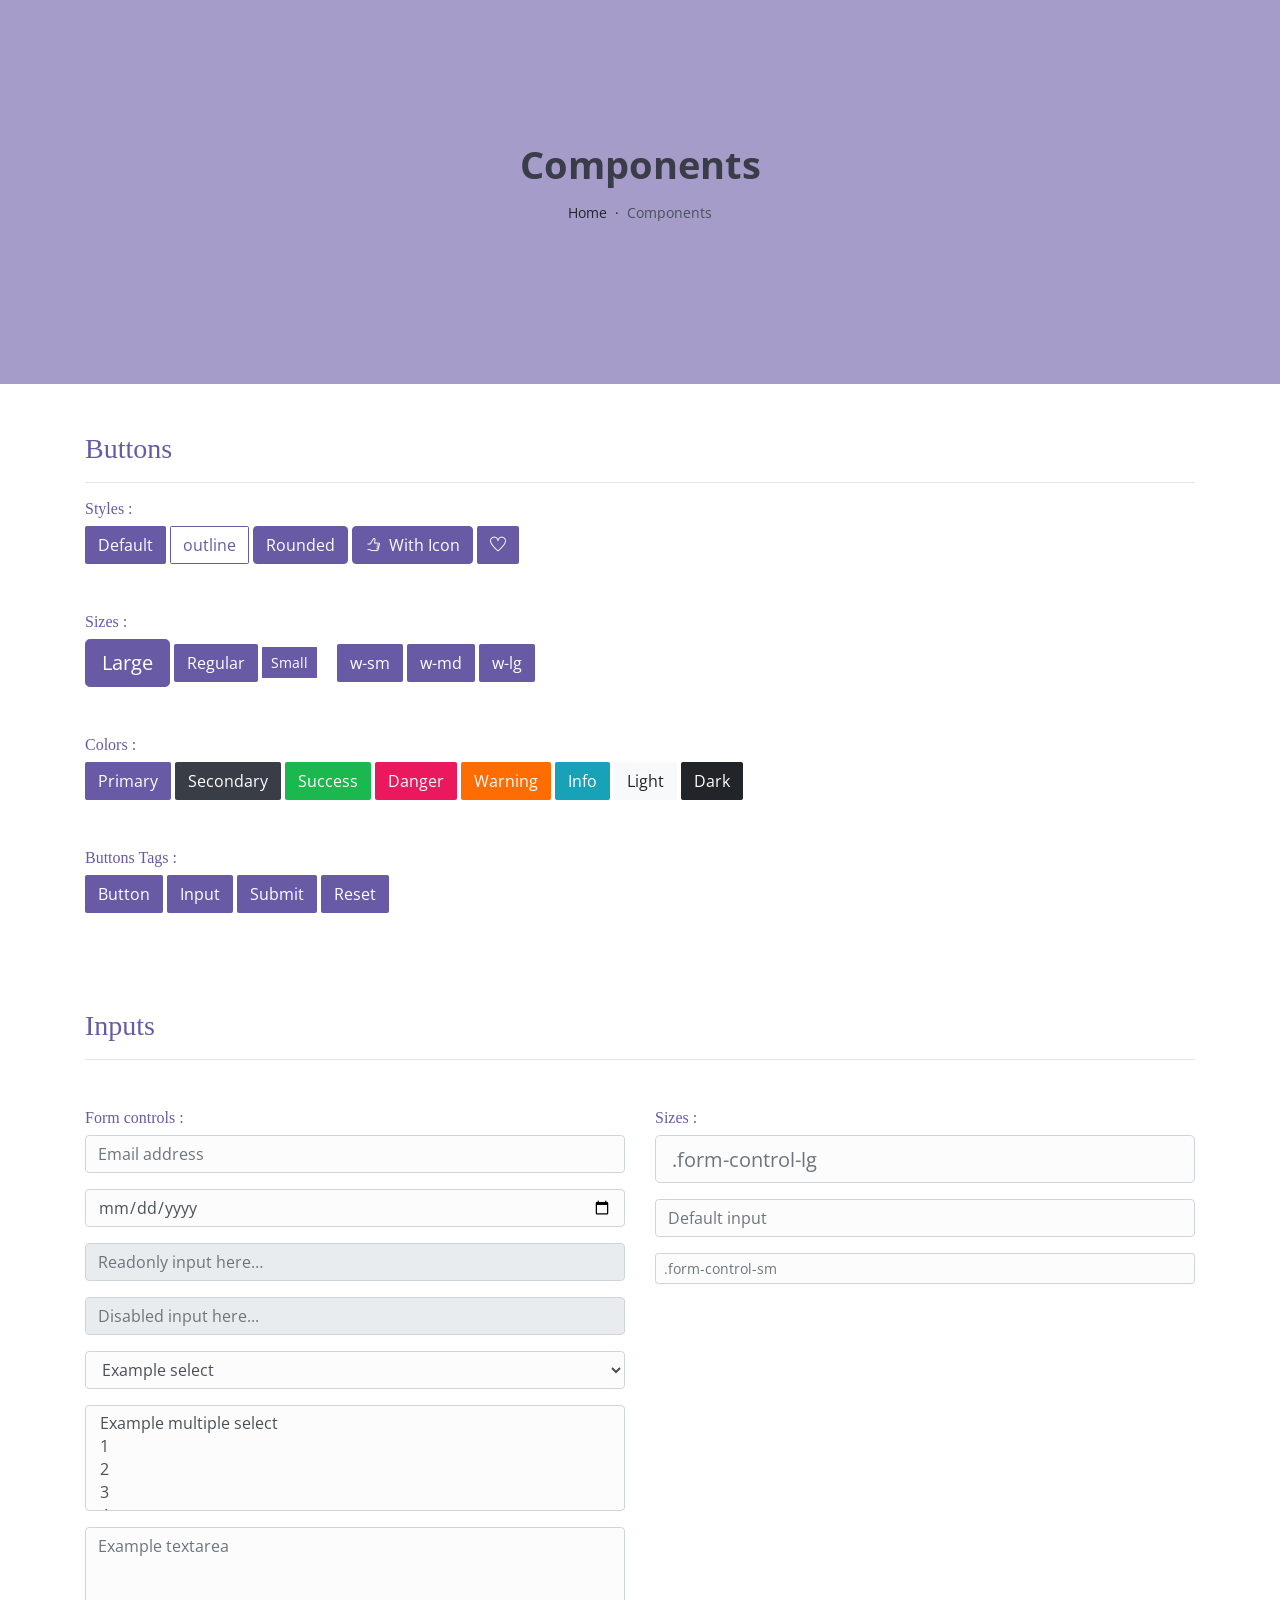
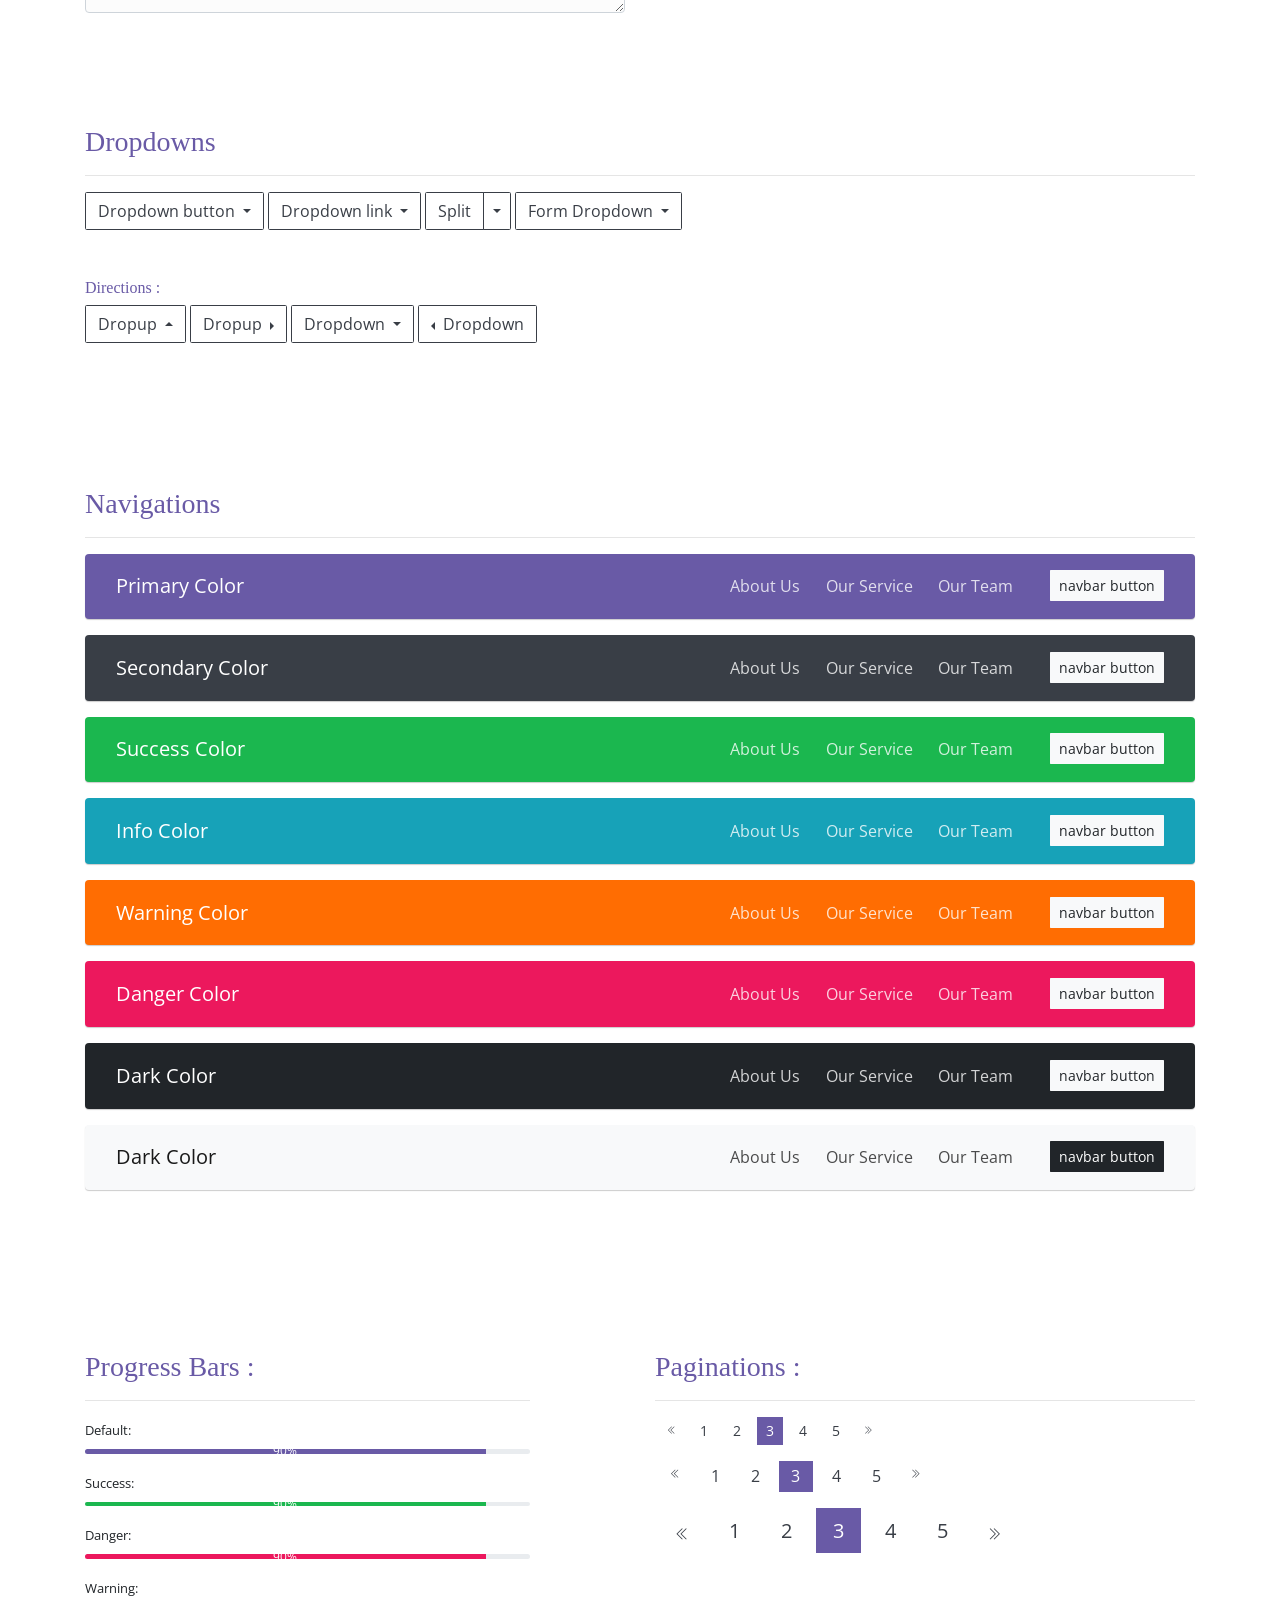
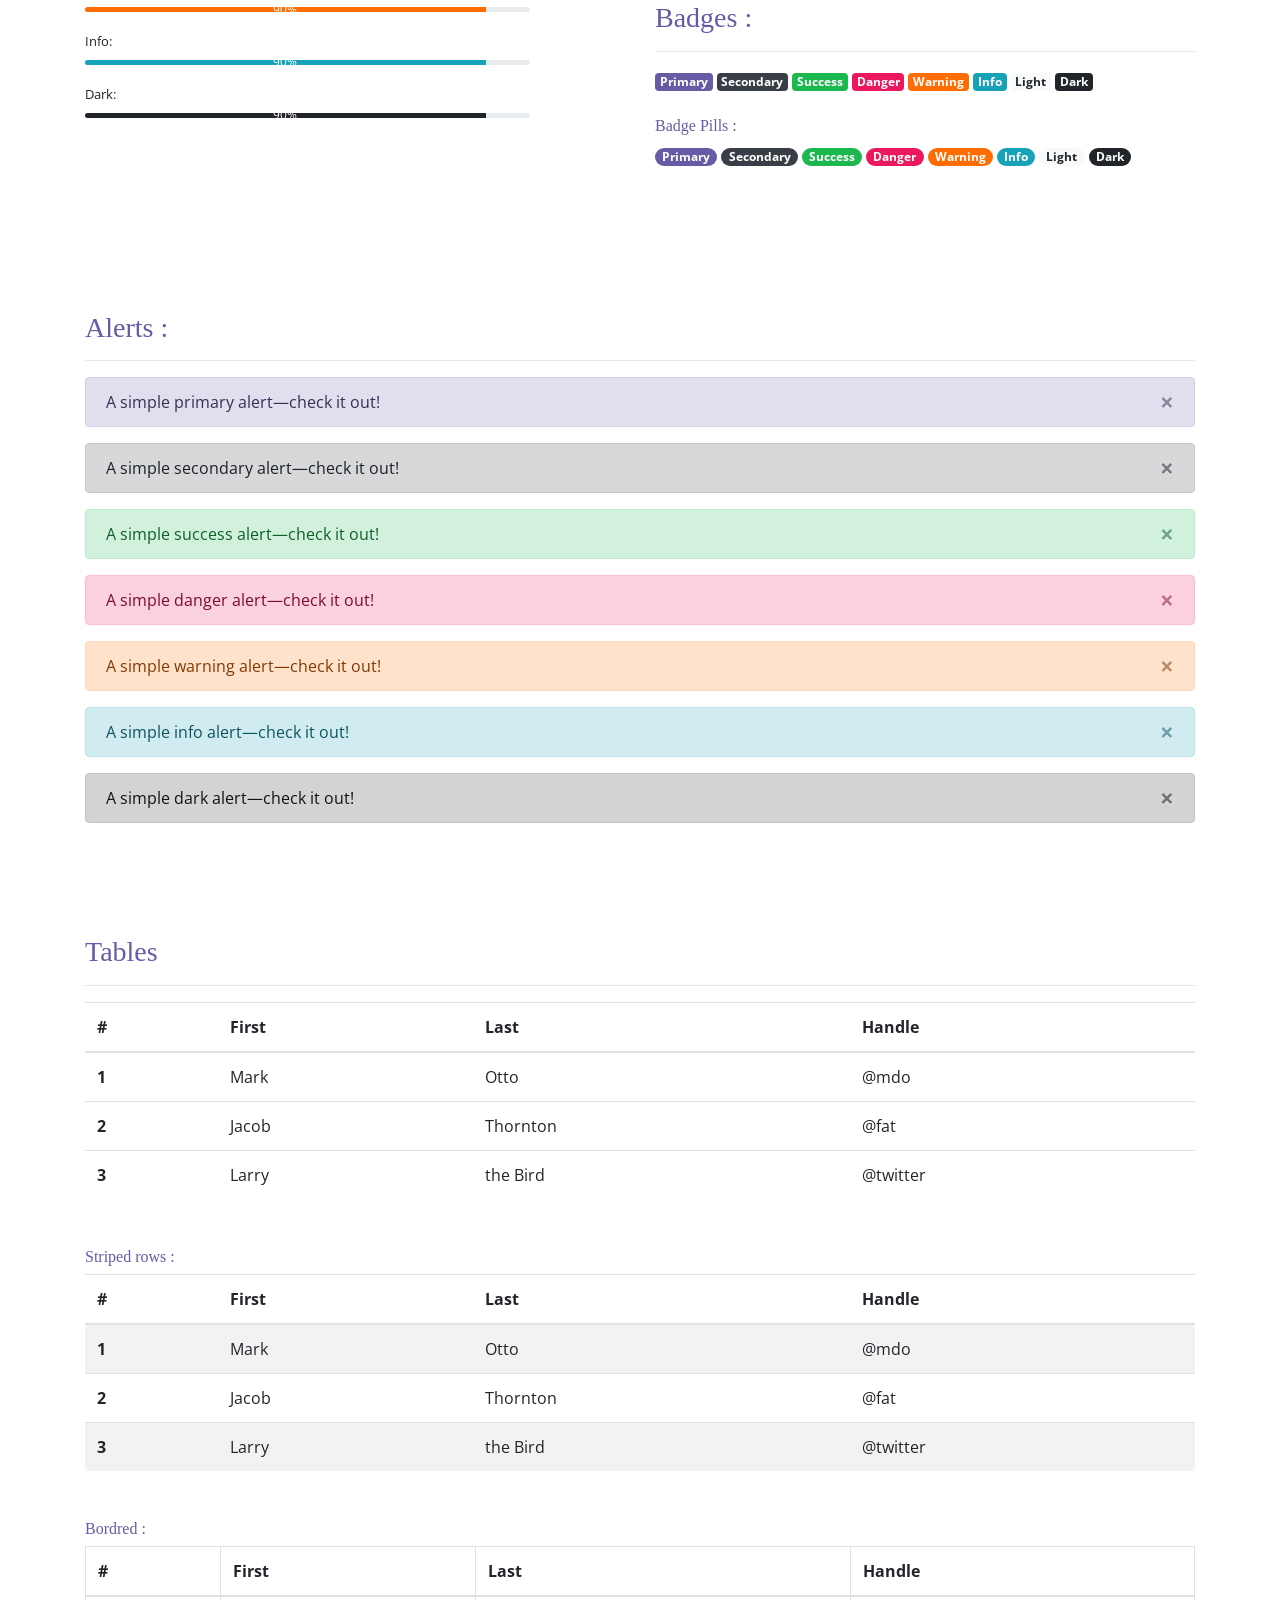
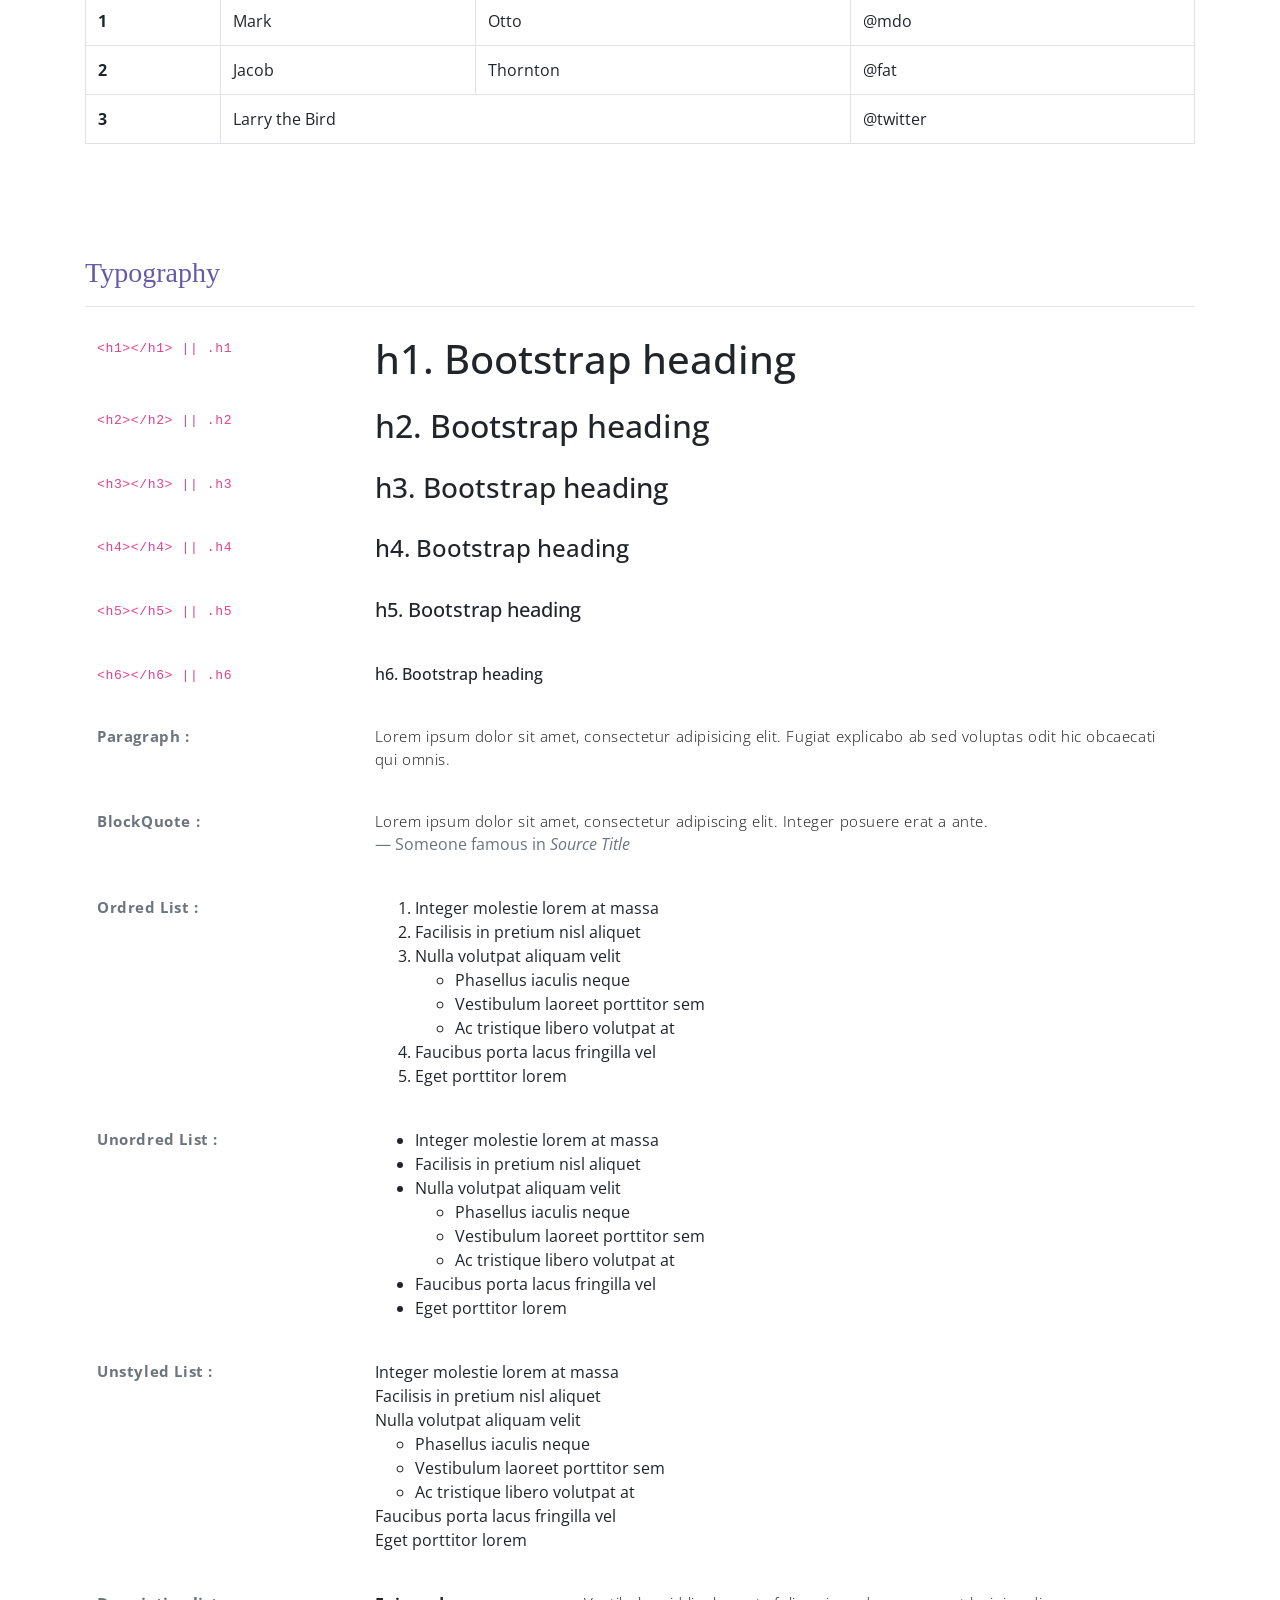
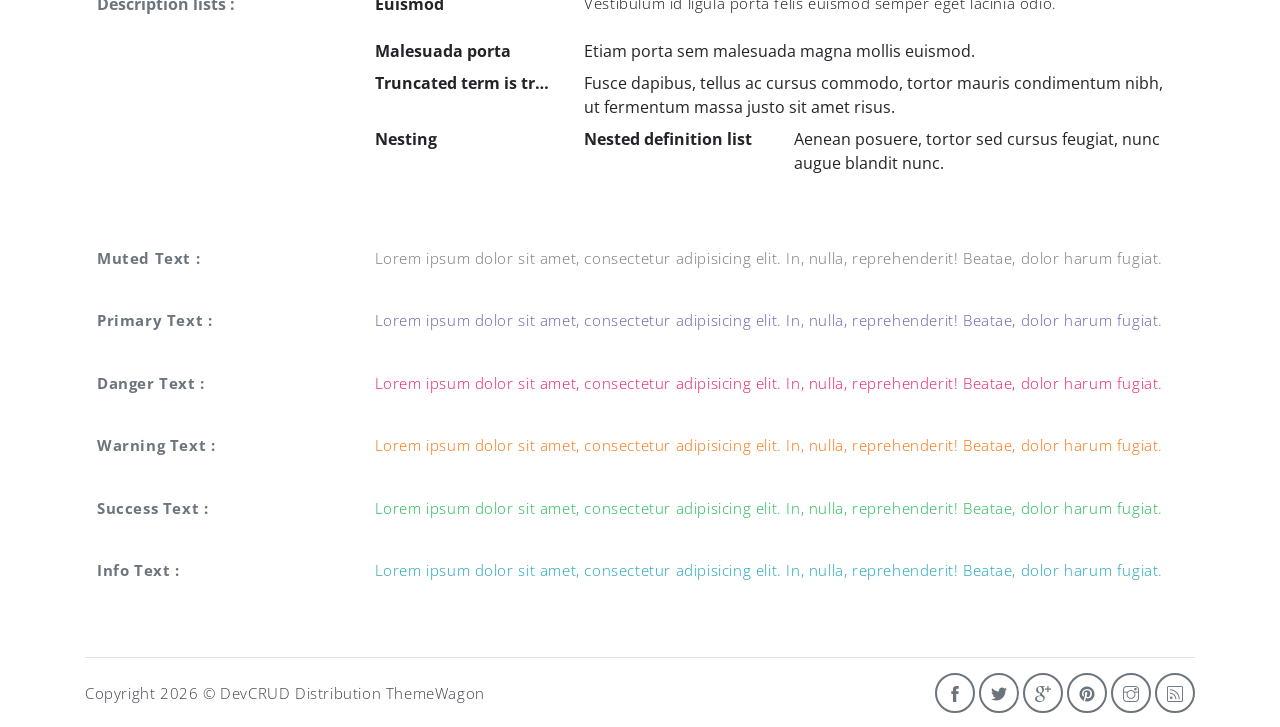
<file: Yussuf portfolio/components.html>
<!DOCTYPE html>
<html lang="en">

<head>
   <meta charset="utf-8">
   <meta name="viewport" content="width=device-width, initial-scale=1, shrink-to-fit=no">
   <meta name="description" content="Start your development with Meyawo landing page.">
   <meta name="author" content="Devcrud">
   <title>Yussuf Landing page | Components</title>
   <!-- font icons -->
   <link rel="stylesheet" href="assets/vendors/themify-icons/css/themify-icons.css">
   <!-- Bootstrap + Steller  -->
   <link rel="stylesheet" href="assets/css/meyawo.css">
</head>

<body>

   <!-- Page Header -->
   <header class="header header-mini">
      <div class="header-title">Components</div>
      <nav aria-label="breadcrumb">
         <ol class="breadcrumb">
            <li class="breadcrumb-item"><a href="/">Home</a></li>
            <li class="breadcrumb-item active" aria-current="page">Components</li>
         </ol>
      </nav>
   </header> <!-- End Of Page Header -->

   <!-- main content -->
   <div class="container">

      <!-- Buttons -->
      <h3 class="mt-5">Buttons</h3>
      <hr>
      <h6 class="section-secondary-title">Styles :</h6>
      <button class="btn btn-primary">Default</button>
      <button class="btn btn-outline-primary">outline</button>
      <button class="btn btn-primary rounded">Rounded</button>
      <button class="btn btn-primary rounded"><i class="ti-thumb-up pr-1"></i> With Icon</button>
      <button class="btn btn-primary circle"><i class="ti-heart"></i></button>

      <h6 class="section-secondary-title mt-5">Sizes :</h6>
      <button class="btn btn-primary btn-lg">Large</button>
      <button class="btn btn-primary ">Regular</button>
      <button class="btn btn-primary btn-sm">Small</button>
      <button class="btn btn-primary w-sm ml-3">w-sm</button>
      <button class="btn btn-primary w-md">w-md</button>
      <button class="btn btn-primary w-lg">w-lg</button>

      <h6 class="section-secondary-title mt-5">Colors :</h6>
      <button type="button" class="btn btn-primary">Primary</button>
      <button type="button" class="btn btn-secondary">Secondary</button>
      <button type="button" class="btn btn-success">Success</button>
      <button type="button" class="btn btn-danger">Danger</button>
      <button type="button" class="btn btn-warning">Warning</button>
      <button type="button" class="btn btn-info">Info</button>
      <button type="button" class="btn btn-light">Light</button>
      <button type="button" class="btn btn-dark">Dark</button>

      <h6 class="section-secondary-title mt-5">Buttons Tags :</h6>
      <button class="btn btn-primary" type="submit">Button</button>
      <input class="btn btn-primary" type="button" value="Input">
      <input class="btn btn-primary" type="submit" value="Submit">
      <input class="btn btn-primary" type="reset" value="Reset">

      <!-- devider -->
      <div class="py-5"></div>

      <!-- Inputs -->
      <h3>Inputs</h3>
      <hr>
      <div class="row mt-5">
         <div class="col-md-6">
            <h6 class="section-secondary-title">Form controls :</h6>
            <div class="form-group">
               <input type="email" class="form-control" id="exampleFormControlInput1" placeholder="Email address">
            </div>
            <div class="form-group">
               <input type="date" class="form-control" id="exampleFormControlInput1" placeholder="Date">
            </div>
            <div class="form-group">
               <input class="form-control" type="text" placeholder="Readonly input here…" readonly>
            </div>
            <div class="form-group">
               <input class="form-control" id="disabledInput" type="text" placeholder="Disabled input here..." disabled>
            </div>
            <div class="form-group">
               <select class="form-control" id="exampleFormControlSelect1">
                  <option>Example select</option>
                  <option>1</option>
                  <option>2</option>
                  <option>3</option>
                  <option>4</option>
                  <option>5</option>
               </select>
            </div>
            <div class="form-group">
               <select multiple class="form-control" id="exampleFormControlSelect2">
                  <option>Example multiple select</option>
                  <option>1</option>
                  <option>2</option>
                  <option>3</option>
                  <option>4</option>
                  <option>5</option>
               </select>
            </div>
            <div class="form-group">
               <textarea class="form-control" id="exampleFormControlTextarea1" rows="3"
                  placeholder="Example textarea"></textarea>
            </div>
         </div>
         <div class="col-md-6">
            <h6 class="section-secondary-title">Sizes :</h6>
            <div class="form-group">
               <input class="form-control form-control-lg" type="text" placeholder=".form-control-lg">
            </div>
            <div class="form-group">
               <input class="form-control" type="text" placeholder="Default input">
            </div>
            <div class="form-group">
               <input class="form-control form-control-sm" type="text" placeholder=".form-control-sm">
            </div>
         </div>
      </div> <!-- end of inputs -->

      <!-- devider -->
      <div class="py-5"></div>

      <!-- Dropdowns -->
      <h3 class="components-section-title font-weight-normal">Dropdowns</h3>
      <hr>
      <div class="dropdown d-inline-block">
         <button class="btn btn-outline-secondary dropdown-toggle" type="button" id="dropdownMenuButton"
            data-toggle="dropdown" aria-haspopup="true" aria-expanded="false">
            Dropdown button
         </button>
         <div class="dropdown-menu" aria-labelledby="dropdownMenuButton">
            <a class="dropdown-item" href="#">Action</a>
            <a class="dropdown-item" href="#">Another action</a>
            <a class="dropdown-item" href="#">Something else here</a>
         </div>
      </div>
      <div class="dropdown d-inline-block">
         <a class="btn btn-outline-secondary dropdown-toggle" href="#" role="button" id="dropdownMenuLink"
            data-toggle="dropdown" aria-haspopup="true" aria-expanded="false">
            Dropdown link
         </a>
         <div class="dropdown-menu" aria-labelledby="dropdownMenuLink">
            <a class="dropdown-item" href="#">Action</a>
            <a class="dropdown-item" href="#">Another action</a>
            <a class="dropdown-item" href="#">Something else here</a>
         </div>
      </div>
      <div class="btn-group">
         <button type="button" class="btn btn-outline-secondary">Split</button>
         <button type="button" class="btn btn-outline-secondary dropdown-toggle dropdown-toggle-split"
            data-toggle="dropdown" aria-haspopup="true" aria-expanded="false">
            <span class="sr-only">Toggle Dropdown</span>
         </button>
         <div class="dropdown-menu">
            <a class="dropdown-item" href="#">Action</a>
            <a class="dropdown-item" href="#">Another action</a>
            <a class="dropdown-item" href="#">Something else here</a>
            <div class="dropdown-divider"></div>
            <a class="dropdown-item" href="#">Separated link</a>
         </div>
      </div>
      <div class="btn-group">
         <button class="btn btn-outline-secondary dropdown-toggle" type="button" id="dropdownMenuButton"
            data-toggle="dropdown" aria-haspopup="true" aria-expanded="false">
            Form Dropdown
         </button>
         <div class="dropdown-menu form">
            <form class="px-4 py-3">
               <div class="form-group">
                  <input type="email" class="form-control" id="exampleDropdownFormEmail1"
                     placeholder="email@example.com">
               </div>
               <div class="form-group">
                  <input type="password" class="form-control" id="exampleDropdownFormPassword1" placeholder="Password">
               </div>
               <div class="form-check mb-3">
                  <input type="checkbox" class="form-check-input" id="dropdownCheck">
                  <label class="form-check-label" for="dropdownCheck">
                     Remember me
                  </label>
               </div>
               <button type="submit" class="btn btn-primary btn-block">Sign in</button>
            </form>
            <div class="dropdown-divider"></div>
            <a class="dropdown-item" href="#"><small>New around here? Sign up</small></a>
            <a class="dropdown-item" href="#"><small>Forgot password?</small></a>
         </div>
      </div>
      <h6 class="section-secondary-title mt-5">Directions :</h6>
      <div class="btn-group dropup">
         <button type="button" class="btn btn-outline-secondary dropdown-toggle" data-toggle="dropdown"
            aria-haspopup="true" aria-expanded="false">
            Dropup
         </button>
         <div class="dropdown-menu">
            <a class="dropdown-item" href="#">Action</a>
            <a class="dropdown-item" href="#">Another action</a>
            <a class="dropdown-item" href="#">Something else here</a>
            <div class="dropdown-divider"></div>
            <a class="dropdown-item" href="#">Separated link</a>
         </div>
      </div>
      <div class="btn-group dropright">
         <button type="button" class="btn btn-outline-secondary dropdown-toggle" data-toggle="dropdown"
            aria-haspopup="true" aria-expanded="false">
            Dropup
         </button>
         <div class="dropdown-menu">
            <a class="dropdown-item" href="#">Action</a>
            <a class="dropdown-item" href="#">Another action</a>
            <a class="dropdown-item" href="#">Something else here</a>
            <div class="dropdown-divider"></div>
            <a class="dropdown-item" href="#">Separated link</a>
         </div>
      </div>
      <div class="btn-group">
         <button type="button" class="btn btn-outline-secondary dropdown-toggle" data-toggle="dropdown"
            aria-haspopup="true" aria-expanded="false">
            Dropdown
         </button>
         <div class="dropdown-menu">
            <a class="dropdown-item" href="#">Action</a>
            <a class="dropdown-item" href="#">Another action</a>
            <a class="dropdown-item" href="#">Something else here</a>
            <div class="dropdown-divider"></div>
            <a class="dropdown-item" href="#">Separated link</a>
         </div>
      </div>
      <div class="btn-group dropleft">
         <button type="button" class="btn btn-outline-secondary dropdown-toggle" data-toggle="dropdown"
            aria-haspopup="true" aria-expanded="false">
            Dropdown
         </button>
         <div class="dropdown-menu">
            <a class="dropdown-item" href="#">Action</a>
            <a class="dropdown-item" href="#">Another action</a>
            <a class="dropdown-item" href="#">Something else here</a>
            <div class="dropdown-divider"></div>
            <a class="dropdown-item" href="#">Separated link</a>
         </div>
      </div> <!-- end of Dropdowns -->

      <!-- devider -->
      <div class="py-5"></div>

      <!-- navbars -->
      <h3 class="components-section-title font-weight-normal mt-5">Navigations</h3>
      <hr>
      <nav class="navbar navbar-expand-sm navbar-dark bg-primary rounded shadow mb-3">
         <div class="container">
            <a class="navbar-brand" href="#">Primary Color</a>
            <button class="navbar-toggler ml-auto" type="button" data-toggle="collapse"
               data-target="#navbarSupportedContent" aria-controls="navbarSupportedContent" aria-expanded="false"
               aria-label="Toggle navigation">
               <span class="navbar-toggler-icon"></span>
            </button>
            <div class="collapse navbar-collapse" id="navbarSupportedContent">
               <ul class="navbar-nav ml-auto">
                  <li class="nav-item">
                     <a class="nav-link" href="#about">About Us</a>
                  </li>
                  <li class="nav-item">
                     <a class="nav-link" href="#service">Our Service</a>
                  </li>
                  <li class="nav-item">
                     <a class="nav-link" href="#team">Our Team</a>
                  </li>
                  <li class="nav-item">
                     <a href="#book-table" class="ml-4 mt-1 btn btn-light btn-sm">navbar button</a>
                  </li>
               </ul>
            </div>
         </div>
      </nav>
      <nav class="navbar navbar-expand-sm navbar-dark bg-secondary rounded shadow mb-3">
         <div class="container">
            <a class="navbar-brand" href="#">Secondary Color</a>
            <button class="navbar-toggler ml-auto" type="button" data-toggle="collapse"
               data-target="#navbarSupportedContent" aria-controls="navbarSupportedContent" aria-expanded="false"
               aria-label="Toggle navigation">
               <span class="navbar-toggler-icon"></span>
            </button>
            <div class="collapse navbar-collapse" id="navbarSupportedContent">
               <ul class="navbar-nav ml-auto">
                  <li class="nav-item">
                     <a class="nav-link" href="#about">About Us</a>
                  </li>
                  <li class="nav-item">
                     <a class="nav-link" href="#service">Our Service</a>
                  </li>
                  <li class="nav-item">
                     <a class="nav-link" href="#team">Our Team</a>
                  </li>
                  <li class="nav-item">
                     <a href="#book-table" class="ml-4 mt-1 btn btn-light btn-sm">navbar button</a>
                  </li>
               </ul>
            </div>
         </div>
      </nav>
      <nav class="navbar navbar-expand-sm navbar-dark bg-success rounded shadow mb-3">
         <div class="container">
            <a class="navbar-brand" href="#">Success Color</a>
            <button class="navbar-toggler ml-auto" type="button" data-toggle="collapse"
               data-target="#navbarSupportedContent" aria-controls="navbarSupportedContent" aria-expanded="false"
               aria-label="Toggle navigation">
               <span class="navbar-toggler-icon"></span>
            </button>
            <div class="collapse navbar-collapse" id="navbarSupportedContent">
               <ul class="navbar-nav ml-auto">
                  <li class="nav-item">
                     <a class="nav-link" href="#about">About Us</a>
                  </li>
                  <li class="nav-item">
                     <a class="nav-link" href="#service">Our Service</a>
                  </li>
                  <li class="nav-item">
                     <a class="nav-link" href="#team">Our Team</a>
                  </li>
                  <li class="nav-item">
                     <a href="#book-table" class="ml-4 mt-1 btn btn-light btn-sm">navbar button</a>
                  </li>
               </ul>
            </div>
         </div>
      </nav>
      <nav class="navbar navbar-expand-sm navbar-dark bg-info rounded shadow mb-3">
         <div class="container">
            <a class="navbar-brand" href="#">Info Color</a>
            <button class="navbar-toggler ml-auto" type="button" data-toggle="collapse"
               data-target="#navbarSupportedContent" aria-controls="navbarSupportedContent" aria-expanded="false"
               aria-label="Toggle navigation">
               <span class="navbar-toggler-icon"></span>
            </button>
            <div class="collapse navbar-collapse" id="navbarSupportedContent">
               <ul class="navbar-nav ml-auto">
                  <li class="nav-item">
                     <a class="nav-link" href="#about">About Us</a>
                  </li>
                  <li class="nav-item">
                     <a class="nav-link" href="#service">Our Service</a>
                  </li>
                  <li class="nav-item">
                     <a class="nav-link" href="#team">Our Team</a>
                  </li>
                  <li class="nav-item">
                     <a href="#book-table" class="ml-4 mt-1 btn btn-light btn-sm">navbar button</a>
                  </li>
               </ul>
            </div>
         </div>
      </nav>
      <nav class="navbar navbar-expand-sm navbar-dark bg-warning rounded shadow mb-3">
         <div class="container">
            <a class="navbar-brand" href="#">Warning Color</a>
            <button class="navbar-toggler ml-auto" type="button" data-toggle="collapse"
               data-target="#navbarSupportedContent" aria-controls="navbarSupportedContent" aria-expanded="false"
               aria-label="Toggle navigation">
               <span class="navbar-toggler-icon"></span>
            </button>
            <div class="collapse navbar-collapse" id="navbarSupportedContent">
               <ul class="navbar-nav ml-auto">
                  <li class="nav-item">
                     <a class="nav-link" href="#about">About Us</a>
                  </li>
                  <li class="nav-item">
                     <a class="nav-link" href="#service">Our Service</a>
                  </li>
                  <li class="nav-item">
                     <a class="nav-link" href="#team">Our Team</a>
                  </li>
                  <li class="nav-item">
                     <a href="#book-table" class="ml-4 mt-1 btn btn-light btn-sm">navbar button</a>
                  </li>
               </ul>
            </div>
         </div>
      </nav>
      <nav class="navbar navbar-expand-sm navbar-dark bg-danger rounded shadow mb-3">
         <div class="container">
            <a class="navbar-brand" href="#">Danger Color</a>
            <button class="navbar-toggler ml-auto" type="button" data-toggle="collapse"
               data-target="#navbarSupportedContent" aria-controls="navbarSupportedContent" aria-expanded="false"
               aria-label="Toggle navigation">
               <span class="navbar-toggler-icon"></span>
            </button>
            <div class="collapse navbar-collapse" id="navbarSupportedContent">
               <ul class="navbar-nav ml-auto">
                  <li class="nav-item">
                     <a class="nav-link" href="#about">About Us</a>
                  </li>
                  <li class="nav-item">
                     <a class="nav-link" href="#service">Our Service</a>
                  </li>
                  <li class="nav-item">
                     <a class="nav-link" href="#team">Our Team</a>
                  </li>
                  <li class="nav-item">
                     <a href="#book-table" class="ml-4 mt-1 btn btn-light btn-sm">navbar button</a>
                  </li>
               </ul>
            </div>
         </div>
      </nav>
      <nav class="navbar navbar-expand-sm navbar-dark bg-dark rounded shadow mb-3">
         <div class="container">
            <a class="navbar-brand" href="#">Dark Color</a>
            <button class="navbar-toggler ml-auto" type="button" data-toggle="collapse"
               data-target="#navbarSupportedContent" aria-controls="navbarSupportedContent" aria-expanded="false"
               aria-label="Toggle navigation">
               <span class="navbar-toggler-icon"></span>
            </button>
            <div class="collapse navbar-collapse" id="navbarSupportedContent">
               <ul class="navbar-nav ml-auto">
                  <li class="nav-item">
                     <a class="nav-link" href="#about">About Us</a>
                  </li>
                  <li class="nav-item">
                     <a class="nav-link" href="#service">Our Service</a>
                  </li>
                  <li class="nav-item">
                     <a class="nav-link" href="#team">Our Team</a>
                  </li>
                  <li class="nav-item">
                     <a href="#book-table" class="ml-4 mt-1 btn btn-light btn-sm">navbar button</a>
                  </li>
               </ul>
            </div>
         </div>
      </nav>
      <nav class="navbar navbar-expand-sm navbar-light bg-light rounded shadow mb-3">
         <div class="container">
            <a class="navbar-brand" href="#">Dark Color</a>
            <button class="navbar-toggler ml-auto" type="button" data-toggle="collapse"
               data-target="#navbarSupportedContent" aria-controls="navbarSupportedContent" aria-expanded="false"
               aria-label="Toggle navigation">
               <span class="navbar-toggler-icon"></span>
            </button>
            <div class="collapse navbar-collapse" id="navbarSupportedContent">
               <ul class="navbar-nav ml-auto">
                  <li class="nav-item">
                     <a class="nav-link" href="#about">About Us</a>
                  </li>
                  <li class="nav-item">
                     <a class="nav-link" href="#service">Our Service</a>
                  </li>
                  <li class="nav-item">
                     <a class="nav-link" href="#team">Our Team</a>
                  </li>
                  <li class="nav-item">
                     <a href="#book-table" class="ml-4 mt-1 btn btn-dark btn-sm">navbar button</a>
                  </li>
               </ul>
            </div>
         </div>
      </nav>
      <!-- End of navbars -->

      <!-- devider -->
      <div class="py-5"></div>

      <!-- progress bars -->
      <div class="row justify-content-between">
         <div class="col-md-5">
            <h3 class="components-section-title font-weight-normal mt-5">Progress Bars :</h3>
            <hr>
            <small>Default: </small>
            <div class="progress mt-2 mb-3">
               <div class="progress-bar" role="progressbar" style="width: 90%" aria-valuenow="25" aria-valuemin="0"
                  aria-valuemax="100"><span>90%</span></div>
            </div>
            <small>Success:</small>
            <div class="progress mt-2 mb-3">
               <div class="progress-bar bg-success" role="progressbar" style="width: 90%" aria-valuenow="25"
                  aria-valuemin="0" aria-valuemax="100"><span>90%</span></div>
            </div>
            <small>Danger:</small>
            <div class="progress mt-2 mb-3">
               <div class="progress-bar bg-danger" role="progressbar" style="width: 90%" aria-valuenow="25"
                  aria-valuemin="0" aria-valuemax="100"><span>90%</span></div>
            </div>
            <small>Warning:</small>
            <div class="progress mt-2 mb-3">
               <div class="progress-bar bg-warning" role="progressbar" style="width: 90%" aria-valuenow="25"
                  aria-valuemin="0" aria-valuemax="100"><span>90%</span></div>
            </div>
            <small>Info:</small>
            <div class="progress mt-2 mb-3">
               <div class="progress-bar bg-info" role="progressbar" style="width: 90%" aria-valuenow="25"
                  aria-valuemin="0" aria-valuemax="100"><span>90%</span></div>
            </div>
            <small>Dark:</small>
            <div class="progress mt-2 mb-3">
               <div class="progress-bar bg-dark" role="progressbar" style="width: 90%" aria-valuenow="25"
                  aria-valuemin="0" aria-valuemax="100"><span>90%</span></div>
            </div>
         </div>
         <div class="col-md-6">
            <h3 class="components-section-title font-weight-normal mt-5">Paginations :</h3>
            <hr>
            <nav aria-label="Page navigation example">
               <ul class="pagination pagination-sm">
                  <li class="page-item"><a class="page-link" href="#"><i class="ti-angle-double-left"></i></a></li>
                  <li class="page-item"><a class="page-link" href="#">1</a></li>
                  <li class="page-item"><a class="page-link" href="#">2</a></li>
                  <li class="page-item active"><a class="page-link" href="#">3</a></li>
                  <li class="page-item"><a class="page-link" href="#">4</a></li>
                  <li class="page-item"><a class="page-link" href="#">5</a></li>
                  <li class="page-item"><a class="page-link" href="#"><i class="ti-angle-double-right"></i></a></li>
               </ul>
            </nav>
            <nav aria-label="Page navigation example">
               <ul class="pagination">
                  <li class="page-item"><a class="page-link" href="#"><i class="ti-angle-double-left"></i></a></li>
                  <li class="page-item"><a class="page-link" href="#">1</a></li>
                  <li class="page-item"><a class="page-link" href="#">2</a></li>
                  <li class="page-item active"><a class="page-link" href="#">3</a></li>
                  <li class="page-item"><a class="page-link" href="#">4</a></li>
                  <li class="page-item"><a class="page-link" href="#">5</a></li>
                  <li class="page-item"><a class="page-link" href="#"><i class="ti-angle-double-right"></i></a></li>
               </ul>
            </nav>
            <nav aria-label="Page navigation example">
               <ul class="pagination pagination-lg">
                  <li class="page-item"><a class="page-link" href="#"><i class="ti-angle-double-left"></i></a></li>
                  <li class="page-item"><a class="page-link" href="#">1</a></li>
                  <li class="page-item"><a class="page-link" href="#">2</a></li>
                  <li class="page-item active"><a class="page-link" href="#">3</a></li>
                  <li class="page-item"><a class="page-link" href="#">4</a></li>
                  <li class="page-item"><a class="page-link" href="#">5</a></li>
                  <li class="page-item"><a class="page-link" href="#"><i class="ti-angle-double-right"></i></a></li>
               </ul>
            </nav>

            <!-- Badges -->
            <h3 class="components-section-title font-weight-normal mt-5">Badges :</h3>
            <hr>
            <span class="badge badge-primary">Primary</span>
            <span class="badge badge-secondary">Secondary</span>
            <span class="badge badge-success">Success</span>
            <span class="badge badge-danger">Danger</span>
            <span class="badge badge-warning">Warning</span>
            <span class="badge badge-info">Info</span>
            <span class="badge badge-light">Light</span>
            <span class="badge badge-dark">Dark</span>
            <h6 class="section-secondary-title mt-4 mb-2">Badge Pills :</h6>
            <span class="badge badge-pill badge-primary">Primary</span>
            <span class="badge badge-pill badge-secondary">Secondary</span>
            <span class="badge badge-pill badge-success">Success</span>
            <span class="badge badge-pill badge-danger">Danger</span>
            <span class="badge badge-pill badge-warning">Warning</span>
            <span class="badge badge-pill badge-info">Info</span>
            <span class="badge badge-pill badge-light">Light</span>
            <span class="badge badge-pill badge-dark">Dark</span>
         </div>
      </div> <!-- End of Progress bars -->

      <!-- devider -->
      <div class="py-5"></div>

      <!-- Alerts -->
      <h3 class="components-section-title font-weight-normal mt-5">Alerts :</h3>
      <hr>
      <div class="alert alert-primary alert-dismissible fade show" role="alert">
         A simple primary alert—check it out!
         <button type="button" class="close" data-dismiss="alert" aria-label="Close">
            <span aria-hidden="true">&times;</span>
         </button>
      </div>
      <div class="alert alert-secondary alert-dismissible fade show" role="alert">
         A simple secondary alert—check it out!
         <button type="button" class="close" data-dismiss="alert" aria-label="Close">
            <span aria-hidden="true">&times;</span>
         </button>
      </div>
      <div class="alert alert-success alert-dismissible fade show" role="alert">
         A simple success alert—check it out!
         <button type="button" class="close" data-dismiss="alert" aria-label="Close">
            <span aria-hidden="true">&times;</span>
         </button>
      </div>
      <div class="alert alert-danger alert-dismissible fade show" role="alert">
         A simple danger alert—check it out!
         <button type="button" class="close" data-dismiss="alert" aria-label="Close">
            <span aria-hidden="true">&times;</span>
         </button>
      </div>
      <div class="alert alert-warning alert-dismissible fade show" role="alert">
         A simple warning alert—check it out!
         <button type="button" class="close" data-dismiss="alert" aria-label="Close">
            <span aria-hidden="true">&times;</span>
         </button>
      </div>
      <div class="alert alert-info alert-dismissible fade show" role="alert">
         A simple info alert—check it out!
         <button type="button" class="close" data-dismiss="alert" aria-label="Close">
            <span aria-hidden="true">&times;</span>
         </button>
      </div>
      <div class="alert alert-dark alert-dismissible fade show" role="alert">
         A simple dark alert—check it out!
         <button type="button" class="close" data-dismiss="alert" aria-label="Close">
            <span aria-hidden="true">&times;</span>
         </button>
      </div>
      <!-- end of alerts -->

      <!-- devider -->
      <div class="py-5"></div>

      <!-- tables -->
      <h3 class="components-section-title">Tables</h3>
      <hr>
      <table class="table">
         <thead>
            <tr>
               <th scope="col">#</th>
               <th scope="col">First</th>
               <th scope="col">Last</th>
               <th scope="col">Handle</th>
            </tr>
         </thead>
         <tbody>
            <tr>
               <th scope="row">1</th>
               <td>Mark</td>
               <td>Otto</td>
               <td>@mdo</td>
            </tr>
            <tr>
               <th scope="row">2</th>
               <td>Jacob</td>
               <td>Thornton</td>
               <td>@fat</td>
            </tr>
            <tr>
               <th scope="row">3</th>
               <td>Larry</td>
               <td>the Bird</td>
               <td>@twitter</td>
            </tr>
         </tbody>
      </table>

      <h6 class="section-secondary-title mt-5">Striped rows :</h6>
      <table class="table table-striped">
         <thead>
            <tr>
               <th scope="col">#</th>
               <th scope="col">First</th>
               <th scope="col">Last</th>
               <th scope="col">Handle</th>
            </tr>
         </thead>
         <tbody>
            <tr>
               <th scope="row">1</th>
               <td>Mark</td>
               <td>Otto</td>
               <td>@mdo</td>
            </tr>
            <tr>
               <th scope="row">2</th>
               <td>Jacob</td>
               <td>Thornton</td>
               <td>@fat</td>
            </tr>
            <tr>
               <th scope="row">3</th>
               <td>Larry</td>
               <td>the Bird</td>
               <td>@twitter</td>
            </tr>
         </tbody>
      </table>

      <h6 class="section-secondary-title mt-5">Bordred :</h6>
      <table class="table table-bordered">
         <thead>
            <tr>
               <th scope="col">#</th>
               <th scope="col">First</th>
               <th scope="col">Last</th>
               <th scope="col">Handle</th>
            </tr>
         </thead>
         <tbody>
            <tr>
               <th scope="row">1</th>
               <td>Mark</td>
               <td>Otto</td>
               <td>@mdo</td>
            </tr>
            <tr>
               <th scope="row">2</th>
               <td>Jacob</td>
               <td>Thornton</td>
               <td>@fat</td>
            </tr>
            <tr>
               <th scope="row">3</th>
               <td colspan="2">Larry the Bird</td>
               <td>@twitter</td>
            </tr>
         </tbody>
      </table>
      <!-- end of tables -->

      <!-- devider -->
      <div class="py-5"></div>

      <!-- typography -->
      <h3 class="components-section-title">Typography</h3>
      <hr>
      <table class="table table-borderless v-align-center">
         <tbody>
            <tr>
               <td>
                  <p><code class="highlighter-rouge">&lt;h1&gt;&lt;/h1&gt; || .h1</code></p>
               </td>
               <td class="w-75"><span class="h1">h1. Bootstrap heading</span></td>
            </tr>
            <tr>
               <td>
                  <p><code class="highlighter-rouge">&lt;h2&gt;&lt;/h2&gt; || .h2</code></p>
               </td>
               <td><span class="h2">h2. Bootstrap heading</span></td>
            </tr>
            <tr>
               <td>
                  <p><code class="highlighter-rouge">&lt;h3&gt;&lt;/h3&gt; || .h3</code></p>
               </td>
               <td><span class="h3">h3. Bootstrap heading</span></td>
            </tr>
            <tr>
               <td>
                  <p><code class="highlighter-rouge">&lt;h4&gt;&lt;/h4&gt; || .h4</code></p>
               </td>
               <td><span class="h4">h4. Bootstrap heading</span></td>
            </tr>
            <tr>
               <td>
                  <p><code class="highlighter-rouge">&lt;h5&gt;&lt;/h5&gt; || .h5</code></p>
               </td>
               <td><span class="h5">h5. Bootstrap heading</span></td>
            </tr>
            <tr>
               <td>
                  <p><code class="highlighter-rouge">&lt;h6&gt;&lt;/h6&gt; || .h6</code></p>
               </td>
               <td><span class="h6">h6. Bootstrap heading</span></td>
            </tr>
            <tr>
               <td>
                  <p class="font-weight-bold text-muted">Paragraph :</p>
               </td>
               <td>
                  <p>Lorem ipsum dolor sit amet, consectetur adipisicing elit. Fugiat explicabo ab sed voluptas odit hic
                     obcaecati qui omnis.</p>
               </td>
            </tr>
            <tr>
               <td>
                  <p class="font-weight-bold text-muted">BlockQuote :</p>
               </td>
               <td>
                  <blockquote class="blockquote">
                     <p class="mb-0">Lorem ipsum dolor sit amet, consectetur adipiscing elit. Integer posuere erat a
                        ante.</p>
                     <footer class="blockquote-footer">Someone famous in <cite title="Source Title">Source Title</cite>
                     </footer>
                  </blockquote>
               </td>
            </tr>

            <tr>
               <td>
                  <p class="font-weight-bold text-muted">Ordred List :</p>
               </td>
               <td>
                  <ol>
                     <li>Integer molestie lorem at massa</li>
                     <li>Facilisis in pretium nisl aliquet</li>
                     <li>Nulla volutpat aliquam velit
                        <ul>
                           <li>Phasellus iaculis neque</li>
                           <li>Vestibulum laoreet porttitor sem</li>
                           <li>Ac tristique libero volutpat at</li>
                        </ul>
                     </li>
                     <li>Faucibus porta lacus fringilla vel</li>
                     <li>Eget porttitor lorem</li>
                  </ol>
               </td>
            </tr>
            <tr>
               <td>
                  <p class="font-weight-bold text-muted">Unordred List :</p>
               </td>
               <td>
                  <ul>
                     <li>Integer molestie lorem at massa</li>
                     <li>Facilisis in pretium nisl aliquet</li>
                     <li>Nulla volutpat aliquam velit
                        <ul>
                           <li>Phasellus iaculis neque</li>
                           <li>Vestibulum laoreet porttitor sem</li>
                           <li>Ac tristique libero volutpat at</li>
                        </ul>
                     </li>
                     <li>Faucibus porta lacus fringilla vel</li>
                     <li>Eget porttitor lorem</li>
                  </ul>
               </td>
            </tr>
            <tr>
               <td>
                  <p class="font-weight-bold text-muted">Unstyled List :</p>
               </td>
               <td>
                  <ul class="list-unstyled">
                     <li>Integer molestie lorem at massa</li>
                     <li>Facilisis in pretium nisl aliquet</li>
                     <li>Nulla volutpat aliquam velit
                        <ul>
                           <li>Phasellus iaculis neque</li>
                           <li>Vestibulum laoreet porttitor sem</li>
                           <li>Ac tristique libero volutpat at</li>
                        </ul>
                     </li>
                     <li>Faucibus porta lacus fringilla vel</li>
                     <li>Eget porttitor lorem</li>
                  </ul>
               </td>
            </tr>
            <tr>
               <td class="font-weight-bold text-muted">Description lists : </td>
               <td>
                  <dl class="row">
                     <dt class="col-sm-3">Euismod</dt>
                     <dd class="col-sm-9">
                        <p>Vestibulum id ligula porta felis euismod semper eget lacinia odio.</p>
                     </dd>

                     <dt class="col-sm-3">Malesuada porta</dt>
                     <dd class="col-sm-9">Etiam porta sem malesuada magna mollis euismod.</dd>

                     <dt class="col-sm-3 text-truncate">Truncated term is truncated</dt>
                     <dd class="col-sm-9">Fusce dapibus, tellus ac cursus commodo, tortor mauris condimentum nibh, ut
                        fermentum massa justo sit amet risus.</dd>

                     <dt class="col-sm-3">Nesting</dt>
                     <dd class="col-sm-9">
                        <dl class="row">
                           <dt class="col-sm-4">Nested definition list</dt>
                           <dd class="col-sm-8">Aenean posuere, tortor sed cursus feugiat, nunc augue blandit nunc.</dd>
                        </dl>
                     </dd>
                  </dl>
               </td>
            </tr>
            <tr>
               <td>
                  <p class="font-weight-bold text-muted">Muted Text :</p>
               </td>
               <td>
                  <p class="text-muted">Lorem ipsum dolor sit amet, consectetur adipisicing elit. In, nulla,
                     reprehenderit! Beatae, dolor harum fugiat.</p>
               </td>
            </tr>
            <tr>
               <td>
                  <p class="font-weight-bold text-muted">Primary Text :</p>
               </td>
               <td>
                  <p class="text-primary">Lorem ipsum dolor sit amet, consectetur adipisicing elit. In, nulla,
                     reprehenderit! Beatae, dolor harum fugiat.</p>
               </td>
            </tr>
            <tr>
               <td>
                  <p class="font-weight-bold text-muted">Danger Text :</p>
               </td>
               <td>
                  <p class="text-danger">Lorem ipsum dolor sit amet, consectetur adipisicing elit. In, nulla,
                     reprehenderit! Beatae, dolor harum fugiat.</p>
               </td>
            </tr>
            <tr>
               <td>
                  <p class="font-weight-bold text-muted">Warning Text :</p>
               </td>
               <td>
                  <p class="text-warning">Lorem ipsum dolor sit amet, consectetur adipisicing elit. In, nulla,
                     reprehenderit! Beatae, dolor harum fugiat.</p>
               </td>
            </tr>
            <tr>
               <td>
                  <p class="font-weight-bold text-muted">Success Text :</p>
               </td>
               <td>
                  <p class="text-success">Lorem ipsum dolor sit amet, consectetur adipisicing elit. In, nulla,
                     reprehenderit! Beatae, dolor harum fugiat.</p>
               </td>
            </tr>
            <tr>
               <td>
                  <p class="font-weight-bold text-muted">Info Text :</p>
               </td>
               <td>
                  <p class="text-info">Lorem ipsum dolor sit amet, consectetur adipisicing elit. In, nulla,
                     reprehenderit! Beatae, dolor harum fugiat.</p>
               </td>
            </tr>
         </tbody>
      </table>
   </div>
   <!-- end of typography -->

   <!-- footer -->
   <div class="container mt-5">
      <footer class="footer">
         <p class="mb-0">Copyright
            <script>document.write(new Date().getFullYear())</script> &copy; <a
               href="http://www.devcrud.com">DevCRUD</a> Distribution <a href="https://themewagon.com">ThemeWagon</a>
         </p>
         <div class="social-links text-right m-auto ml-sm-auto">
            <a href="javascript:void(0)" class="link"><i class="ti-facebook"></i></a>
            <a href="javascript:void(0)" class="link"><i class="ti-twitter-alt"></i></a>
            <a href="javascript:void(0)" class="link"><i class="ti-google"></i></a>
            <a href="javascript:void(0)" class="link"><i class="ti-pinterest-alt"></i></a>
            <a href="javascript:void(0)" class="link"><i class="ti-instagram"></i></a>
            <a href="javascript:void(0)" class="link"><i class="ti-rss"></i></a>
         </div>
      </footer>
   </div> <!-- end of page footer -->

   <!-- core  -->
   <script src="assets/vendors/jquery/jquery-3.4.1.js"></script>
   <script src="assets/vendors/bootstrap/bootstrap.bundle.js"></script>

</body>

</html>
</file>
<file: assets/vendors/themify-icons/css/themify-icons.css>
@font-face {
	font-family: 'themify';
	src:url("../fonts/themify.eot?-fvbane");
	src:url("../fonts/themify.eot?#iefix-fvbane") format("embedded-opentype"),
		url("../fonts/themify.woff?-fvbane") format("woff"),
		url("../fonts/themify.ttf?-fvbane") format("truetype"),
		url("../fonts/themify.svg?-fvbane#themify") format("svg");
	font-weight: normal;
	font-style: normal;
}

[class^="ti-"], [class*=" ti-"] {
	font-family: 'themify';
	speak: none;
	font-style: normal;
	font-weight: normal;
	font-variant: normal;
	text-transform: none;
	line-height: 1;

	/* Better Font Rendering =========== */
	-webkit-font-smoothing: antialiased;
	-moz-osx-font-smoothing: grayscale;
}

.ti-wand:before {
	content: "\e600";
}
.ti-volume:before {
	content: "\e601";
}
.ti-user:before {
	content: "\e602";
}
.ti-unlock:before {
	content: "\e603";
}
.ti-unlink:before {
	content: "\e604";
}
.ti-trash:before {
	content: "\e605";
}
.ti-thought:before {
	content: "\e606";
}
.ti-target:before {
	content: "\e607";
}
.ti-tag:before {
	content: "\e608";
}
.ti-tablet:before {
	content: "\e609";
}
.ti-star:before {
	content: "\e60a";
}
.ti-spray:before {
	content: "\e60b";
}
.ti-signal:before {
	content: "\e60c";
}
.ti-shopping-cart:before {
	content: "\e60d";
}
.ti-shopping-cart-full:before {
	content: "\e60e";
}
.ti-settings:before {
	content: "\e60f";
}
.ti-search:before {
	content: "\e610";
}
.ti-zoom-in:before {
	content: "\e611";
}
.ti-zoom-out:before {
	content: "\e612";
}
.ti-cut:before {
	content: "\e613";
}
.ti-ruler:before {
	content: "\e614";
}
.ti-ruler-pencil:before {
	content: "\e615";
}
.ti-ruler-alt:before {
	content: "\e616";
}
.ti-bookmark:before {
	content: "\e617";
}
.ti-bookmark-alt:before {
	content: "\e618";
}
.ti-reload:before {
	content: "\e619";
}
.ti-plus:before {
	content: "\e61a";
}
.ti-pin:before {
	content: "\e61b";
}
.ti-pencil:before {
	content: "\e61c";
}
.ti-pencil-alt:before {
	content: "\e61d";
}
.ti-paint-roller:before {
	content: "\e61e";
}
.ti-paint-bucket:before {
	content: "\e61f";
}
.ti-na:before {
	content: "\e620";
}
.ti-mobile:before {
	content: "\e621";
}
.ti-minus:before {
	content: "\e622";
}
.ti-medall:before {
	content: "\e623";
}
.ti-medall-alt:before {
	content: "\e624";
}
.ti-marker:before {
	content: "\e625";
}
.ti-marker-alt:before {
	content: "\e626";
}
.ti-arrow-up:before {
	content: "\e627";
}
.ti-arrow-right:before {
	content: "\e628";
}
.ti-arrow-left:before {
	content: "\e629";
}
.ti-arrow-down:before {
	content: "\e62a";
}
.ti-lock:before {
	content: "\e62b";
}
.ti-location-arrow:before {
	content: "\e62c";
}
.ti-link:before {
	content: "\e62d";
}
.ti-layout:before {
	content: "\e62e";
}
.ti-layers:before {
	content: "\e62f";
}
.ti-layers-alt:before {
	content: "\e630";
}
.ti-key:before {
	content: "\e631";
}
.ti-import:before {
	content: "\e632";
}
.ti-image:before {
	content: "\e633";
}
.ti-heart:before {
	content: "\e634";
}
.ti-heart-broken:before {
	content: "\e635";
}
.ti-hand-stop:before {
	content: "\e636";
}
.ti-hand-open:before {
	content: "\e637";
}
.ti-hand-drag:before {
	content: "\e638";
}
.ti-folder:before {
	content: "\e639";
}
.ti-flag:before {
	content: "\e63a";
}
.ti-flag-alt:before {
	content: "\e63b";
}
.ti-flag-alt-2:before {
	content: "\e63c";
}
.ti-eye:before {
	content: "\e63d";
}
.ti-export:before {
	content: "\e63e";
}
.ti-exchange-vertical:before {
	content: "\e63f";
}
.ti-desktop:before {
	content: "\e640";
}
.ti-cup:before {
	content: "\e641";
}
.ti-crown:before {
	content: "\e642";
}
.ti-comments:before {
	content: "\e643";
}
.ti-comment:before {
	content: "\e644";
}
.ti-comment-alt:before {
	content: "\e645";
}
.ti-close:before {
	content: "\e646";
}
.ti-clip:before {
	content: "\e647";
}
.ti-angle-up:before {
	content: "\e648";
}
.ti-angle-right:before {
	content: "\e649";
}
.ti-angle-left:before {
	content: "\e64a";
}
.ti-angle-down:before {
	content: "\e64b";
}
.ti-check:before {
	content: "\e64c";
}
.ti-check-box:before {
	content: "\e64d";
}
.ti-camera:before {
	content: "\e64e";
}
.ti-announcement:before {
	content: "\e64f";
}
.ti-brush:before {
	content: "\e650";
}
.ti-briefcase:before {
	content: "\e651";
}
.ti-bolt:before {
	content: "\e652";
}
.ti-bolt-alt:before {
	content: "\e653";
}
.ti-blackboard:before {
	content: "\e654";
}
.ti-bag:before {
	content: "\e655";
}
.ti-move:before {
	content: "\e656";
}
.ti-arrows-vertical:before {
	content: "\e657";
}
.ti-arrows-horizontal:before {
	content: "\e658";
}
.ti-fullscreen:before {
	content: "\e659";
}
.ti-arrow-top-right:before {
	content: "\e65a";
}
.ti-arrow-top-left:before {
	content: "\e65b";
}
.ti-arrow-circle-up:before {
	content: "\e65c";
}
.ti-arrow-circle-right:before {
	content: "\e65d";
}
.ti-arrow-circle-left:before {
	content: "\e65e";
}
.ti-arrow-circle-down:before {
	content: "\e65f";
}
.ti-angle-double-up:before {
	content: "\e660";
}
.ti-angle-double-right:before {
	content: "\e661";
}
.ti-angle-double-left:before {
	content: "\e662";
}
.ti-angle-double-down:before {
	content: "\e663";
}
.ti-zip:before {
	content: "\e664";
}
.ti-world:before {
	content: "\e665";
}
.ti-wheelchair:before {
	content: "\e666";
}
.ti-view-list:before {
	content: "\e667";
}
.ti-view-list-alt:before {
	content: "\e668";
}
.ti-view-grid:before {
	content: "\e669";
}
.ti-uppercase:before {
	content: "\e66a";
}
.ti-upload:before {
	content: "\e66b";
}
.ti-underline:before {
	content: "\e66c";
}
.ti-truck:before {
	content: "\e66d";
}
.ti-timer:before {
	content: "\e66e";
}
.ti-ticket:before {
	content: "\e66f";
}
.ti-thumb-up:before {
	content: "\e670";
}
.ti-thumb-down:before {
	content: "\e671";
}
.ti-text:before {
	content: "\e672";
}
.ti-stats-up:before {
	content: "\e673";
}
.ti-stats-down:before {
	content: "\e674";
}
.ti-split-v:before {
	content: "\e675";
}
.ti-split-h:before {
	content: "\e676";
}
.ti-smallcap:before {
	content: "\e677";
}
.ti-shine:before {
	content: "\e678";
}
.ti-shift-right:before {
	content: "\e679";
}
.ti-shift-left:before {
	content: "\e67a";
}
.ti-shield:before {
	content: "\e67b";
}
.ti-notepad:before {
	content: "\e67c";
}
.ti-server:before {
	content: "\e67d";
}
.ti-quote-right:before {
	content: "\e67e";
}
.ti-quote-left:before {
	content: "\e67f";
}
.ti-pulse:before {
	content: "\e680";
}
.ti-printer:before {
	content: "\e681";
}
.ti-power-off:before {
	content: "\e682";
}
.ti-plug:before {
	content: "\e683";
}
.ti-pie-chart:before {
	content: "\e684";
}
.ti-paragraph:before {
	content: "\e685";
}
.ti-panel:before {
	content: "\e686";
}
.ti-package:before {
	content: "\e687";
}
.ti-music:before {
	content: "\e688";
}
.ti-music-alt:before {
	content: "\e689";
}
.ti-mouse:before {
	content: "\e68a";
}
.ti-mouse-alt:before {
	content: "\e68b";
}
.ti-money:before {
	content: "\e68c";
}
.ti-microphone:before {
	content: "\e68d";
}
.ti-menu:before {
	content: "\e68e";
}
.ti-menu-alt:before {
	content: "\e68f";
}
.ti-map:before {
	content: "\e690";
}
.ti-map-alt:before {
	content: "\e691";
}
.ti-loop:before {
	content: "\e692";
}
.ti-location-pin:before {
	content: "\e693";
}
.ti-list:before {
	content: "\e694";
}
.ti-light-bulb:before {
	content: "\e695";
}
.ti-Italic:before {
	content: "\e696";
}
.ti-info:before {
	content: "\e697";
}
.ti-infinite:before {
	content: "\e698";
}
.ti-id-badge:before {
	content: "\e699";
}
.ti-hummer:before {
	content: "\e69a";
}
.ti-home:before {
	content: "\e69b";
}
.ti-help:before {
	content: "\e69c";
}
.ti-headphone:before {
	content: "\e69d";
}
.ti-harddrives:before {
	content: "\e69e";
}
.ti-harddrive:before {
	content: "\e69f";
}
.ti-gift:before {
	content: "\e6a0";
}
.ti-game:before {
	content: "\e6a1";
}
.ti-filter:before {
	content: "\e6a2";
}
.ti-files:before {
	content: "\e6a3";
}
.ti-file:before {
	content: "\e6a4";
}
.ti-eraser:before {
	content: "\e6a5";
}
.ti-envelope:before {
	content: "\e6a6";
}
.ti-download:before {
	content: "\e6a7";
}
.ti-direction:before {
	content: "\e6a8";
}
.ti-direction-alt:before {
	content: "\e6a9";
}
.ti-dashboard:before {
	content: "\e6aa";
}
.ti-control-stop:before {
	content: "\e6ab";
}
.ti-control-shuffle:before {
	content: "\e6ac";
}
.ti-control-play:before {
	content: "\e6ad";
}
.ti-control-pause:before {
	content: "\e6ae";
}
.ti-control-forward:before {
	content: "\e6af";
}
.ti-control-backward:before {
	content: "\e6b0";
}
.ti-cloud:before {
	content: "\e6b1";
}
.ti-cloud-up:before {
	content: "\e6b2";
}
.ti-cloud-down:before {
	content: "\e6b3";
}
.ti-clipboard:before {
	content: "\e6b4";
}
.ti-car:before {
	content: "\e6b5";
}
.ti-calendar:before {
	content: "\e6b6";
}
.ti-book:before {
	content: "\e6b7";
}
.ti-bell:before {
	content: "\e6b8";
}
.ti-basketball:before {
	content: "\e6b9";
}
.ti-bar-chart:before {
	content: "\e6ba";
}
.ti-bar-chart-alt:before {
	content: "\e6bb";
}
.ti-back-right:before {
	content: "\e6bc";
}
.ti-back-left:before {
	content: "\e6bd";
}
.ti-arrows-corner:before {
	content: "\e6be";
}
.ti-archive:before {
	content: "\e6bf";
}
.ti-anchor:before {
	content: "\e6c0";
}
.ti-align-right:before {
	content: "\e6c1";
}
.ti-align-left:before {
	content: "\e6c2";
}
.ti-align-justify:before {
	content: "\e6c3";
}
.ti-align-center:before {
	content: "\e6c4";
}
.ti-alert:before {
	content: "\e6c5";
}
.ti-alarm-clock:before {
	content: "\e6c6";
}
.ti-agenda:before {
	content: "\e6c7";
}
.ti-write:before {
	content: "\e6c8";
}
.ti-window:before {
	content: "\e6c9";
}
.ti-widgetized:before {
	content: "\e6ca";
}
.ti-widget:before {
	content: "\e6cb";
}
.ti-widget-alt:before {
	content: "\e6cc";
}
.ti-wallet:before {
	content: "\e6cd";
}
.ti-video-clapper:before {
	content: "\e6ce";
}
.ti-video-camera:before {
	content: "\e6cf";
}
.ti-vector:before {
	content: "\e6d0";
}
.ti-themify-logo:before {
	content: "\e6d1";
}
.ti-themify-favicon:before {
	content: "\e6d2";
}
.ti-themify-favicon-alt:before {
	content: "\e6d3";
}
.ti-support:before {
	content: "\e6d4";
}
.ti-stamp:before {
	content: "\e6d5";
}
.ti-split-v-alt:before {
	content: "\e6d6";
}
.ti-slice:before {
	content: "\e6d7";
}
.ti-shortcode:before {
	content: "\e6d8";
}
.ti-shift-right-alt:before {
	content: "\e6d9";
}
.ti-shift-left-alt:before {
	content: "\e6da";
}
.ti-ruler-alt-2:before {
	content: "\e6db";
}
.ti-receipt:before {
	content: "\e6dc";
}
.ti-pin2:before {
	content: "\e6dd";
}
.ti-pin-alt:before {
	content: "\e6de";
}
.ti-pencil-alt2:before {
	content: "\e6df";
}
.ti-palette:before {
	content: "\e6e0";
}
.ti-more:before {
	content: "\e6e1";
}
.ti-more-alt:before {
	content: "\e6e2";
}
.ti-microphone-alt:before {
	content: "\e6e3";
}
.ti-magnet:before {
	content: "\e6e4";
}
.ti-line-double:before {
	content: "\e6e5";
}
.ti-line-dotted:before {
	content: "\e6e6";
}
.ti-line-dashed:before {
	content: "\e6e7";
}
.ti-layout-width-full:before {
	content: "\e6e8";
}
.ti-layout-width-default:before {
	content: "\e6e9";
}
.ti-layout-width-default-alt:before {
	content: "\e6ea";
}
.ti-layout-tab:before {
	content: "\e6eb";
}
.ti-layout-tab-window:before {
	content: "\e6ec";
}
.ti-layout-tab-v:before {
	content: "\e6ed";
}
.ti-layout-tab-min:before {
	content: "\e6ee";
}
.ti-layout-slider:before {
	content: "\e6ef";
}
.ti-layout-slider-alt:before {
	content: "\e6f0";
}
.ti-layout-sidebar-right:before {
	content: "\e6f1";
}
.ti-layout-sidebar-none:before {
	content: "\e6f2";
}
.ti-layout-sidebar-left:before {
	content: "\e6f3";
}
.ti-layout-placeholder:before {
	content: "\e6f4";
}
.ti-layout-menu:before {
	content: "\e6f5";
}
.ti-layout-menu-v:before {
	content: "\e6f6";
}
.ti-layout-menu-separated:before {
	content: "\e6f7";
}
.ti-layout-menu-full:before {
	content: "\e6f8";
}
.ti-layout-media-right-alt:before {
	content: "\e6f9";
}
.ti-layout-media-right:before {
	content: "\e6fa";
}
.ti-layout-media-overlay:before {
	content: "\e6fb";
}
.ti-layout-media-overlay-alt:before {
	content: "\e6fc";
}
.ti-layout-media-overlay-alt-2:before {
	content: "\e6fd";
}
.ti-layout-media-left-alt:before {
	content: "\e6fe";
}
.ti-layout-media-left:before {
	content: "\e6ff";
}
.ti-layout-media-center-alt:before {
	content: "\e700";
}
.ti-layout-media-center:before {
	content: "\e701";
}
.ti-layout-list-thumb:before {
	content: "\e702";
}
.ti-layout-list-thumb-alt:before {
	content: "\e703";
}
.ti-layout-list-post:before {
	content: "\e704";
}
.ti-layout-list-large-image:before {
	content: "\e705";
}
.ti-layout-line-solid:before {
	content: "\e706";
}
.ti-layout-grid4:before {
	content: "\e707";
}
.ti-layout-grid3:before {
	content: "\e708";
}
.ti-layout-grid2:before {
	content: "\e709";
}
.ti-layout-grid2-thumb:before {
	content: "\e70a";
}
.ti-layout-cta-right:before {
	content: "\e70b";
}
.ti-layout-cta-left:before {
	content: "\e70c";
}
.ti-layout-cta-center:before {
	content: "\e70d";
}
.ti-layout-cta-btn-right:before {
	content: "\e70e";
}
.ti-layout-cta-btn-left:before {
	content: "\e70f";
}
.ti-layout-column4:before {
	content: "\e710";
}
.ti-layout-column3:before {
	content: "\e711";
}
.ti-layout-column2:before {
	content: "\e712";
}
.ti-layout-accordion-separated:before {
	content: "\e713";
}
.ti-layout-accordion-merged:before {
	content: "\e714";
}
.ti-layout-accordion-list:before {
	content: "\e715";
}
.ti-ink-pen:before {
	content: "\e716";
}
.ti-info-alt:before {
	content: "\e717";
}
.ti-help-alt:before {
	content: "\e718";
}
.ti-headphone-alt:before {
	content: "\e719";
}
.ti-hand-point-up:before {
	content: "\e71a";
}
.ti-hand-point-right:before {
	content: "\e71b";
}
.ti-hand-point-left:before {
	content: "\e71c";
}
.ti-hand-point-down:before {
	content: "\e71d";
}
.ti-gallery:before {
	content: "\e71e";
}
.ti-face-smile:before {
	content: "\e71f";
}
.ti-face-sad:before {
	content: "\e720";
}
.ti-credit-card:before {
	content: "\e721";
}
.ti-control-skip-forward:before {
	content: "\e722";
}
.ti-control-skip-backward:before {
	content: "\e723";
}
.ti-control-record:before {
	content: "\e724";
}
.ti-control-eject:before {
	content: "\e725";
}
.ti-comments-smiley:before {
	content: "\e726";
}
.ti-brush-alt:before {
	content: "\e727";
}
.ti-youtube:before {
	content: "\e728";
}
.ti-vimeo:before {
	content: "\e729";
}
.ti-twitter:before {
	content: "\e72a";
}
.ti-time:before {
	content: "\e72b";
}
.ti-tumblr:before {
	content: "\e72c";
}
.ti-skype:before {
	content: "\e72d";
}
.ti-share:before {
	content: "\e72e";
}
.ti-share-alt:before {
	content: "\e72f";
}
.ti-rocket:before {
	content: "\e730";
}
.ti-pinterest:before {
	content: "\e731";
}
.ti-new-window:before {
	content: "\e732";
}
.ti-microsoft:before {
	content: "\e733";
}
.ti-list-ol:before {
	content: "\e734";
}
.ti-linkedin:before {
	content: "\e735";
}
.ti-layout-sidebar-2:before {
	content: "\e736";
}
.ti-layout-grid4-alt:before {
	content: "\e737";
}
.ti-layout-grid3-alt:before {
	content: "\e738";
}
.ti-layout-grid2-alt:before {
	content: "\e739";
}
.ti-layout-column4-alt:before {
	content: "\e73a";
}
.ti-layout-column3-alt:before {
	content: "\e73b";
}
.ti-layout-column2-alt:before {
	content: "\e73c";
}
.ti-instagram:before {
	content: "\e73d";
}
.ti-google:before {
	content: "\e73e";
}
.ti-github:before {
	content: "\e73f";
}
.ti-flickr:before {
	content: "\e740";
}
.ti-facebook:before {
	content: "\e741";
}
.ti-dropbox:before {
	content: "\e742";
}
.ti-dribbble:before {
	content: "\e743";
}
.ti-apple:before {
	content: "\e744";
}
.ti-android:before {
	content: "\e745";
}
.ti-save:before {
	content: "\e746";
}
.ti-save-alt:before {
	content: "\e747";
}
.ti-yahoo:before {
	content: "\e748";
}
.ti-wordpress:before {
	content: "\e749";
}
.ti-vimeo-alt:before {
	content: "\e74a";
}
.ti-twitter-alt:before {
	content: "\e74b";
}
.ti-tumblr-alt:before {
	content: "\e74c";
}
.ti-trello:before {
	content: "\e74d";
}
.ti-stack-overflow:before {
	content: "\e74e";
}
.ti-soundcloud:before {
	content: "\e74f";
}
.ti-sharethis:before {
	content: "\e750";
}
.ti-sharethis-alt:before {
	content: "\e751";
}
.ti-reddit:before {
	content: "\e752";
}
.ti-pinterest-alt:before {
	content: "\e753";
}
.ti-microsoft-alt:before {
	content: "\e754";
}
.ti-linux:before {
	content: "\e755";
}
.ti-jsfiddle:before {
	content: "\e756";
}
.ti-joomla:before {
	content: "\e757";
}
.ti-html5:before {
	content: "\e758";
}
.ti-flickr-alt:before {
	content: "\e759";
}
.ti-email:before {
	content: "\e75a";
}
.ti-drupal:before {
	content: "\e75b";
}
.ti-dropbox-alt:before {
	content: "\e75c";
}
.ti-css3:before {
	content: "\e75d";
}
.ti-rss:before {
	content: "\e75e";
}
.ti-rss-alt:before {
	content: "\e75f";
}
</file>
<file: assets/css/yussuf.css>
@charset "UTF-8";
/*!
=========================================================
* YUssuf Landing page
=========================================================

* Copyright: 2019 Yussuf (https://yussufbello.com)
* Licensed: (https://yussufbello.com/licenses)
* Coded by www.yussufbello.com

=========================================================

* The above copyright notice and this permission notice shall be included in all copies or substantial portions of the Software.
*/
@import url("https://fonts.googleapis.com/css?family=Baloo+Paaji|Open+Sans:300,300i,400,400i,600,600i,700,700i");

:root {
  --blue: #1e549f;
  --indigo: #695aa6;
  --purple: #6f42c1;
  --pink: #e83e8c;
  --red: #ec185d;
  --orange: #ff6d02;
  --yellow: #ffc107;
  --green: #1bb74f;
  --teal: #20c997;
  --cyan: #17a2b8;
  --white: #fff;
  --gray: #6c757d;
  --gray-dark: #393e46;
  --primary: #695aa6;
  --secondary: #393e46;
  --success: #1bb74f;
  --info: #17a2b8;
  --warning: #ff6d02;
  --danger: #ec185d;
  --light: #f8f9fa;
  --dark: #212529;
  --breakpoint-xs: 0;
  --breakpoint-sm: 576px;
  --breakpoint-md: 768px;
  --breakpoint-lg: 992px;
  --breakpoint-xl: 1200px;
  --font-family-sans-serif: "Open Sans", sans-serif;
  --font-family-monospace: SFMono-Regular, Menlo, Monaco, Consolas, "Liberation Mono", "Courier New", monospace;
}

*,
*::before,
*::after {
  box-sizing: border-box;
}

html {
  font-family: sans-serif;
  line-height: 1.15;
  -webkit-text-size-adjust: 100%;
  -webkit-tap-highlight-color: rgba(0, 0, 0, 0);
}

article,
aside,
figcaption,
figure,
footer,
header,
hgroup,
main,
nav,
section {
  display: block;
}

body {
  margin: 0;
  font-family: "Open Sans", sans-serif;
  font-size: 1rem;
  font-weight: 400;
  line-height: 1.5;
  color: #212529;
  text-align: left;
  background-color: #fff;
}

[tabindex="-1"]:focus {
  outline: 0 !important;
}

hr {
  box-sizing: content-box;
  height: 0;
  overflow: visible;
}

h1,
h2,
h3,
h4,
h5,
h6 {
  margin-top: 0;
  margin-bottom: 0.5rem;
}

p {
  margin-top: 0;
  margin-bottom: 1rem;
}

abbr[title],
abbr[data-original-title] {
  text-decoration: underline;
  -webkit-text-decoration: underline dotted;
  text-decoration: underline dotted;
  cursor: help;
  border-bottom: 0;
  -webkit-text-decoration-skip-ink: none;
  text-decoration-skip-ink: none;
}

address {
  margin-bottom: 1rem;
  font-style: normal;
  line-height: inherit;
}

ol,
ul,
dl {
  margin-top: 0;
  margin-bottom: 1rem;
}

ol ol,
ul ul,
ol ul,
ul ol {
  margin-bottom: 0;
}

dt {
  font-weight: 700;
}

dd {
  margin-bottom: .5rem;
  margin-left: 0;
}

blockquote {
  margin: 0 0 1rem;
}

b,
strong {
  font-weight: bolder;
}

small {
  font-size: 80%;
}

sub,
sup {
  position: relative;
  font-size: 75%;
  line-height: 0;
  vertical-align: baseline;
}

sub {
  bottom: -.25em;
}

sup {
  top: -.5em;
}

a {
  color: #695aa6;
  text-decoration: none;
  background-color: transparent;
}

a:hover {
  color: #493f75;
  text-decoration: none;
}

a:not([href]):not([tabindex]) {
  color: inherit;
  text-decoration: none;
}

a:not([href]):not([tabindex]):hover,
a:not([href]):not([tabindex]):focus {
  color: inherit;
  text-decoration: none;
}

a:not([href]):not([tabindex]):focus {
  outline: 0;
}

pre,
code,
kbd,
samp {
  font-family: SFMono-Regular, Menlo, Monaco, Consolas, "Liberation Mono", "Courier New", monospace;
  font-size: 1em;
}

pre {
  margin-top: 0;
  margin-bottom: 1rem;
  overflow: auto;
}

figure {
  margin: 0 0 1rem;
}

img {
  vertical-align: middle;
  border-style: none;
}

svg {
  overflow: hidden;
  vertical-align: middle;
}

table {
  border-collapse: collapse;
}

caption {
  padding-top: 0.75rem;
  padding-bottom: 0.75rem;
  color: #6c757d;
  text-align: left;
  caption-side: bottom;
}

th {
  text-align: inherit;
}

label {
  display: inline-block;
  margin-bottom: 0.5rem;
}

button {
  border-radius: 0;
}

button:focus {
  outline: 1px dotted;
  outline: 5px auto -webkit-focus-ring-color;
}

input,
button,
select,
optgroup,
textarea {
  margin: 0;
  font-family: inherit;
  font-size: inherit;
  line-height: inherit;
}

button,
input {
  overflow: visible;
}

button,
select {
  text-transform: none;
}

select {
  word-wrap: normal;
}

button,
[type="button"],
[type="reset"],
[type="submit"] {
  -webkit-appearance: button;
}

button:not(:disabled),
[type="button"]:not(:disabled),
[type="reset"]:not(:disabled),
[type="submit"]:not(:disabled) {
  cursor: pointer;
}

button::-moz-focus-inner,
[type="button"]::-moz-focus-inner,
[type="reset"]::-moz-focus-inner,
[type="submit"]::-moz-focus-inner {
  padding: 0;
  border-style: none;
}

input[type="radio"],
input[type="checkbox"] {
  box-sizing: border-box;
  padding: 0;
}

input[type="date"],
input[type="time"],
input[type="datetime-local"],
input[type="month"] {
  -webkit-appearance: listbox;
}

textarea {
  overflow: auto;
  resize: vertical;
}

fieldset {
  min-width: 0;
  padding: 0;
  margin: 0;
  border: 0;
}

legend {
  display: block;
  width: 100%;
  max-width: 100%;
  padding: 0;
  margin-bottom: .5rem;
  font-size: 1.5rem;
  line-height: inherit;
  color: inherit;
  white-space: normal;
}

progress {
  vertical-align: baseline;
}

[type="number"]::-webkit-inner-spin-button,
[type="number"]::-webkit-outer-spin-button {
  height: auto;
}

[type="search"] {
  outline-offset: -2px;
  -webkit-appearance: none;
}

[type="search"]::-webkit-search-decoration {
  -webkit-appearance: none;
}

::-webkit-file-upload-button {
  font: inherit;
  -webkit-appearance: button;
}

output {
  display: inline-block;
}

summary {
  display: list-item;
  cursor: pointer;
}

template {
  display: none;
}

[hidden] {
  display: none !important;
}

h1,
h2,
h3,
h4,
h5,
h6,
.h1,
.h2,
.h3,
.h4,
.h5,
.h6 {
  margin-bottom: 0.5rem;
  font-weight: 500;
  line-height: 1.2;
}

h1,
.h1 {
  font-size: 2.5rem;
}

h2,
.h2 {
  font-size: 2rem;
}

h3,
.h3 {
  font-size: 1.75rem;
}

h4,
.h4 {
  font-size: 1.5rem;
}

h5,
.h5 {
  font-size: 1.25rem;
}

h6,
.h6 {
  font-size: 1rem;
}

.lead {
  font-size: 1.25rem;
  font-weight: 300;
}

.display-1 {
  font-size: 6rem;
  font-weight: 300;
  line-height: 1.2;
}

.display-2 {
  font-size: 5.5rem;
  font-weight: 300;
  line-height: 1.2;
}

.display-3 {
  font-size: 4.5rem;
  font-weight: 300;
  line-height: 1.2;
}

.display-4 {
  font-size: 3.5rem;
  font-weight: 300;
  line-height: 1.2;
}

hr {
  margin-top: 1rem;
  margin-bottom: 1rem;
  border: 0;
  border-top: 1px solid rgba(0, 0, 0, 0.1);
}

small,
.small {
  font-size: 80%;
  font-weight: 400;
}

mark,
.mark {
  padding: 0.2em;
  background-color: #fcf8e3;
}

.list-unstyled {
  padding-left: 0;
  list-style: none;
}

.list-inline {
  padding-left: 0;
  list-style: none;
}

.list-inline-item {
  display: inline-block;
}

.list-inline-item:not(:last-child) {
  margin-right: 0.5rem;
}

.initialism {
  font-size: 90%;
  text-transform: uppercase;
}

.blockquote {
  margin-bottom: 1rem;
  font-size: 1.25rem;
}

.blockquote-footer {
  display: block;
  font-size: 80%;
  color: #6c757d;
}

.blockquote-footer::before {
  content: "\2014\00A0";
}

.img-fluid {
  max-width: 100%;
  height: auto;
}

.img-thumbnail {
  padding: 0.25rem;
  background-color: #fff;
  border: 1px solid #dee2e6;
  border-radius: 0.25rem;
  max-width: 100%;
  height: auto;
}

.figure {
  display: inline-block;
}

.figure-img {
  margin-bottom: 0.5rem;
  line-height: 1;
}

.figure-caption {
  font-size: 90%;
  color: #6c757d;
}

code {
  font-size: 87.5%;
  color: #e83e8c;
  word-break: break-word;
}

a>code {
  color: inherit;
}

kbd {
  padding: 0.2rem 0.4rem;
  font-size: 87.5%;
  color: #fff;
  background-color: #212529;
  border-radius: 0.2rem;
}

kbd kbd {
  padding: 0;
  font-size: 100%;
  font-weight: 700;
}

pre {
  display: block;
  font-size: 87.5%;
  color: #212529;
}

pre code {
  font-size: inherit;
  color: inherit;
  word-break: normal;
}

.pre-scrollable {
  max-height: 340px;
  overflow-y: scroll;
}

.container {
  width: 100%;
  padding-right: 15px;
  padding-left: 15px;
  margin-right: auto;
  margin-left: auto;
}

@media (min-width: 576px) {
  .container {
    max-width: 540px;
  }
}

@media (min-width: 768px) {
  .container {
    max-width: 720px;
  }
}

@media (min-width: 992px) {
  .container {
    max-width: 960px;
  }
}

@media (min-width: 1200px) {
  .container {
    max-width: 1140px;
  }
}

.container-fluid {
  width: 100%;
  padding-right: 15px;
  padding-left: 15px;
  margin-right: auto;
  margin-left: auto;
}

.row {
  display: -webkit-box;
  display: -webkit-flex;
  display: -ms-flexbox;
  display: flex;
  -webkit-flex-wrap: wrap;
  -ms-flex-wrap: wrap;
  flex-wrap: wrap;
  margin-right: -15px;
  margin-left: -15px;
}

.no-gutters {
  margin-right: 0;
  margin-left: 0;
}

.no-gutters>.col,
.no-gutters>[class*="col-"] {
  padding-right: 0;
  padding-left: 0;
}

.col-1,
.col-2,
.col-3,
.col-4,
.col-5,
.col-6,
.col-7,
.col-8,
.col-9,
.col-10,
.col-11,
.col-12,
.col,
.col-auto,
.col-sm-1,
.col-sm-2,
.col-sm-3,
.col-sm-4,
.col-sm-5,
.col-sm-6,
.col-sm-7,
.col-sm-8,
.col-sm-9,
.col-sm-10,
.col-sm-11,
.col-sm-12,
.col-sm,
.col-sm-auto,
.col-md-1,
.col-md-2,
.col-md-3,
.col-md-4,
.col-md-5,
.col-md-6,
.col-md-7,
.col-md-8,
.col-md-9,
.col-md-10,
.col-md-11,
.col-md-12,
.col-md,
.col-md-auto,
.col-lg-1,
.col-lg-2,
.col-lg-3,
.col-lg-4,
.col-lg-5,
.col-lg-6,
.col-lg-7,
.col-lg-8,
.col-lg-9,
.col-lg-10,
.col-lg-11,
.col-lg-12,
.col-lg,
.col-lg-auto,
.col-xl-1,
.col-xl-2,
.col-xl-3,
.col-xl-4,
.col-xl-5,
.col-xl-6,
.col-xl-7,
.col-xl-8,
.col-xl-9,
.col-xl-10,
.col-xl-11,
.col-xl-12,
.col-xl,
.col-xl-auto {
  position: relative;
  width: 100%;
  padding-right: 15px;
  padding-left: 15px;
}

.col {
  -webkit-flex-basis: 0;
  -ms-flex-preferred-size: 0;
  flex-basis: 0;
  -webkit-box-flex: 1;
  -webkit-flex-grow: 1;
  -ms-flex-positive: 1;
  flex-grow: 1;
  max-width: 100%;
}

.col-auto {
  -webkit-box-flex: 0;
  -webkit-flex: 0 0 auto;
  -ms-flex: 0 0 auto;
  flex: 0 0 auto;
  width: auto;
  max-width: 100%;
}

.col-1 {
  -webkit-box-flex: 0;
  -webkit-flex: 0 0 8.33333%;
  -ms-flex: 0 0 8.33333%;
  flex: 0 0 8.33333%;
  max-width: 8.33333%;
}

.col-2 {
  -webkit-box-flex: 0;
  -webkit-flex: 0 0 16.66667%;
  -ms-flex: 0 0 16.66667%;
  flex: 0 0 16.66667%;
  max-width: 16.66667%;
}

.col-3 {
  -webkit-box-flex: 0;
  -webkit-flex: 0 0 25%;
  -ms-flex: 0 0 25%;
  flex: 0 0 25%;
  max-width: 25%;
}

.col-4 {
  -webkit-box-flex: 0;
  -webkit-flex: 0 0 33.33333%;
  -ms-flex: 0 0 33.33333%;
  flex: 0 0 33.33333%;
  max-width: 33.33333%;
}

.col-5 {
  -webkit-box-flex: 0;
  -webkit-flex: 0 0 41.66667%;
  -ms-flex: 0 0 41.66667%;
  flex: 0 0 41.66667%;
  max-width: 41.66667%;
}

.col-6 {
  -webkit-box-flex: 0;
  -webkit-flex: 0 0 50%;
  -ms-flex: 0 0 50%;
  flex: 0 0 50%;
  max-width: 50%;
}

.col-7 {
  -webkit-box-flex: 0;
  -webkit-flex: 0 0 58.33333%;
  -ms-flex: 0 0 58.33333%;
  flex: 0 0 58.33333%;
  max-width: 58.33333%;
}

.col-8 {
  -webkit-box-flex: 0;
  -webkit-flex: 0 0 66.66667%;
  -ms-flex: 0 0 66.66667%;
  flex: 0 0 66.66667%;
  max-width: 66.66667%;
}

.col-9 {
  -webkit-box-flex: 0;
  -webkit-flex: 0 0 75%;
  -ms-flex: 0 0 75%;
  flex: 0 0 75%;
  max-width: 75%;
}

.col-10 {
  -webkit-box-flex: 0;
  -webkit-flex: 0 0 83.33333%;
  -ms-flex: 0 0 83.33333%;
  flex: 0 0 83.33333%;
  max-width: 83.33333%;
}

.col-11 {
  -webkit-box-flex: 0;
  -webkit-flex: 0 0 91.66667%;
  -ms-flex: 0 0 91.66667%;
  flex: 0 0 91.66667%;
  max-width: 91.66667%;
}

.col-12 {
  -webkit-box-flex: 0;
  -webkit-flex: 0 0 100%;
  -ms-flex: 0 0 100%;
  flex: 0 0 100%;
  max-width: 100%;
}

.order-first {
  -webkit-box-ordinal-group: 0;
  -webkit-order: -1;
  -ms-flex-order: -1;
  order: -1;
}

.order-last {
  -webkit-box-ordinal-group: 14;
  -webkit-order: 13;
  -ms-flex-order: 13;
  order: 13;
}

.order-0 {
  -webkit-box-ordinal-group: 1;
  -webkit-order: 0;
  -ms-flex-order: 0;
  order: 0;
}

.order-1 {
  -webkit-box-ordinal-group: 2;
  -webkit-order: 1;
  -ms-flex-order: 1;
  order: 1;
}

.order-2 {
  -webkit-box-ordinal-group: 3;
  -webkit-order: 2;
  -ms-flex-order: 2;
  order: 2;
}

.order-3 {
  -webkit-box-ordinal-group: 4;
  -webkit-order: 3;
  -ms-flex-order: 3;
  order: 3;
}

.order-4 {
  -webkit-box-ordinal-group: 5;
  -webkit-order: 4;
  -ms-flex-order: 4;
  order: 4;
}

.order-5 {
  -webkit-box-ordinal-group: 6;
  -webkit-order: 5;
  -ms-flex-order: 5;
  order: 5;
}

.order-6 {
  -webkit-box-ordinal-group: 7;
  -webkit-order: 6;
  -ms-flex-order: 6;
  order: 6;
}

.order-7 {
  -webkit-box-ordinal-group: 8;
  -webkit-order: 7;
  -ms-flex-order: 7;
  order: 7;
}

.order-8 {
  -webkit-box-ordinal-group: 9;
  -webkit-order: 8;
  -ms-flex-order: 8;
  order: 8;
}

.order-9 {
  -webkit-box-ordinal-group: 10;
  -webkit-order: 9;
  -ms-flex-order: 9;
  order: 9;
}

.order-10 {
  -webkit-box-ordinal-group: 11;
  -webkit-order: 10;
  -ms-flex-order: 10;
  order: 10;
}

.order-11 {
  -webkit-box-ordinal-group: 12;
  -webkit-order: 11;
  -ms-flex-order: 11;
  order: 11;
}

.order-12 {
  -webkit-box-ordinal-group: 13;
  -webkit-order: 12;
  -ms-flex-order: 12;
  order: 12;
}

.offset-1 {
  margin-left: 8.33333%;
}

.offset-2 {
  margin-left: 16.66667%;
}

.offset-3 {
  margin-left: 25%;
}

.offset-4 {
  margin-left: 33.33333%;
}

.offset-5 {
  margin-left: 41.66667%;
}

.offset-6 {
  margin-left: 50%;
}

.offset-7 {
  margin-left: 58.33333%;
}

.offset-8 {
  margin-left: 66.66667%;
}

.offset-9 {
  margin-left: 75%;
}

.offset-10 {
  margin-left: 83.33333%;
}

.offset-11 {
  margin-left: 91.66667%;
}

@media (min-width: 576px) {
  .col-sm {
    -webkit-flex-basis: 0;
    -ms-flex-preferred-size: 0;
    flex-basis: 0;
    -webkit-box-flex: 1;
    -webkit-flex-grow: 1;
    -ms-flex-positive: 1;
    flex-grow: 1;
    max-width: 100%;
  }

  .col-sm-auto {
    -webkit-box-flex: 0;
    -webkit-flex: 0 0 auto;
    -ms-flex: 0 0 auto;
    flex: 0 0 auto;
    width: auto;
    max-width: 100%;
  }

  .col-sm-1 {
    -webkit-box-flex: 0;
    -webkit-flex: 0 0 8.33333%;
    -ms-flex: 0 0 8.33333%;
    flex: 0 0 8.33333%;
    max-width: 8.33333%;
  }

  .col-sm-2 {
    -webkit-box-flex: 0;
    -webkit-flex: 0 0 16.66667%;
    -ms-flex: 0 0 16.66667%;
    flex: 0 0 16.66667%;
    max-width: 16.66667%;
  }

  .col-sm-3 {
    -webkit-box-flex: 0;
    -webkit-flex: 0 0 25%;
    -ms-flex: 0 0 25%;
    flex: 0 0 25%;
    max-width: 25%;
  }

  .col-sm-4 {
    -webkit-box-flex: 0;
    -webkit-flex: 0 0 33.33333%;
    -ms-flex: 0 0 33.33333%;
    flex: 0 0 33.33333%;
    max-width: 33.33333%;
  }

  .col-sm-5 {
    -webkit-box-flex: 0;
    -webkit-flex: 0 0 41.66667%;
    -ms-flex: 0 0 41.66667%;
    flex: 0 0 41.66667%;
    max-width: 41.66667%;
  }

  .col-sm-6 {
    -webkit-box-flex: 0;
    -webkit-flex: 0 0 50%;
    -ms-flex: 0 0 50%;
    flex: 0 0 50%;
    max-width: 50%;
  }

  .col-sm-7 {
    -webkit-box-flex: 0;
    -webkit-flex: 0 0 58.33333%;
    -ms-flex: 0 0 58.33333%;
    flex: 0 0 58.33333%;
    max-width: 58.33333%;
  }

  .col-sm-8 {
    -webkit-box-flex: 0;
    -webkit-flex: 0 0 66.66667%;
    -ms-flex: 0 0 66.66667%;
    flex: 0 0 66.66667%;
    max-width: 66.66667%;
  }

  .col-sm-9 {
    -webkit-box-flex: 0;
    -webkit-flex: 0 0 75%;
    -ms-flex: 0 0 75%;
    flex: 0 0 75%;
    max-width: 75%;
  }

  .col-sm-10 {
    -webkit-box-flex: 0;
    -webkit-flex: 0 0 83.33333%;
    -ms-flex: 0 0 83.33333%;
    flex: 0 0 83.33333%;
    max-width: 83.33333%;
  }

  .col-sm-11 {
    -webkit-box-flex: 0;
    -webkit-flex: 0 0 91.66667%;
    -ms-flex: 0 0 91.66667%;
    flex: 0 0 91.66667%;
    max-width: 91.66667%;
  }

  .col-sm-12 {
    -webkit-box-flex: 0;
    -webkit-flex: 0 0 100%;
    -ms-flex: 0 0 100%;
    flex: 0 0 100%;
    max-width: 100%;
  }

  .order-sm-first {
    -webkit-box-ordinal-group: 0;
    -webkit-order: -1;
    -ms-flex-order: -1;
    order: -1;
  }

  .order-sm-last {
    -webkit-box-ordinal-group: 14;
    -webkit-order: 13;
    -ms-flex-order: 13;
    order: 13;
  }

  .order-sm-0 {
    -webkit-box-ordinal-group: 1;
    -webkit-order: 0;
    -ms-flex-order: 0;
    order: 0;
  }

  .order-sm-1 {
    -webkit-box-ordinal-group: 2;
    -webkit-order: 1;
    -ms-flex-order: 1;
    order: 1;
  }

  .order-sm-2 {
    -webkit-box-ordinal-group: 3;
    -webkit-order: 2;
    -ms-flex-order: 2;
    order: 2;
  }

  .order-sm-3 {
    -webkit-box-ordinal-group: 4;
    -webkit-order: 3;
    -ms-flex-order: 3;
    order: 3;
  }

  .order-sm-4 {
    -webkit-box-ordinal-group: 5;
    -webkit-order: 4;
    -ms-flex-order: 4;
    order: 4;
  }

  .order-sm-5 {
    -webkit-box-ordinal-group: 6;
    -webkit-order: 5;
    -ms-flex-order: 5;
    order: 5;
  }

  .order-sm-6 {
    -webkit-box-ordinal-group: 7;
    -webkit-order: 6;
    -ms-flex-order: 6;
    order: 6;
  }

  .order-sm-7 {
    -webkit-box-ordinal-group: 8;
    -webkit-order: 7;
    -ms-flex-order: 7;
    order: 7;
  }

  .order-sm-8 {
    -webkit-box-ordinal-group: 9;
    -webkit-order: 8;
    -ms-flex-order: 8;
    order: 8;
  }

  .order-sm-9 {
    -webkit-box-ordinal-group: 10;
    -webkit-order: 9;
    -ms-flex-order: 9;
    order: 9;
  }

  .order-sm-10 {
    -webkit-box-ordinal-group: 11;
    -webkit-order: 10;
    -ms-flex-order: 10;
    order: 10;
  }

  .order-sm-11 {
    -webkit-box-ordinal-group: 12;
    -webkit-order: 11;
    -ms-flex-order: 11;
    order: 11;
  }

  .order-sm-12 {
    -webkit-box-ordinal-group: 13;
    -webkit-order: 12;
    -ms-flex-order: 12;
    order: 12;
  }

  .offset-sm-0 {
    margin-left: 0;
  }

  .offset-sm-1 {
    margin-left: 8.33333%;
  }

  .offset-sm-2 {
    margin-left: 16.66667%;
  }

  .offset-sm-3 {
    margin-left: 25%;
  }

  .offset-sm-4 {
    margin-left: 33.33333%;
  }

  .offset-sm-5 {
    margin-left: 41.66667%;
  }

  .offset-sm-6 {
    margin-left: 50%;
  }

  .offset-sm-7 {
    margin-left: 58.33333%;
  }

  .offset-sm-8 {
    margin-left: 66.66667%;
  }

  .offset-sm-9 {
    margin-left: 75%;
  }

  .offset-sm-10 {
    margin-left: 83.33333%;
  }

  .offset-sm-11 {
    margin-left: 91.66667%;
  }
}

@media (min-width: 768px) {
  .col-md {
    -webkit-flex-basis: 0;
    -ms-flex-preferred-size: 0;
    flex-basis: 0;
    -webkit-box-flex: 1;
    -webkit-flex-grow: 1;
    -ms-flex-positive: 1;
    flex-grow: 1;
    max-width: 100%;
  }

  .col-md-auto {
    -webkit-box-flex: 0;
    -webkit-flex: 0 0 auto;
    -ms-flex: 0 0 auto;
    flex: 0 0 auto;
    width: auto;
    max-width: 100%;
  }

  .col-md-1 {
    -webkit-box-flex: 0;
    -webkit-flex: 0 0 8.33333%;
    -ms-flex: 0 0 8.33333%;
    flex: 0 0 8.33333%;
    max-width: 8.33333%;
  }

  .col-md-2 {
    -webkit-box-flex: 0;
    -webkit-flex: 0 0 16.66667%;
    -ms-flex: 0 0 16.66667%;
    flex: 0 0 16.66667%;
    max-width: 16.66667%;
  }

  .col-md-3 {
    -webkit-box-flex: 0;
    -webkit-flex: 0 0 25%;
    -ms-flex: 0 0 25%;
    flex: 0 0 25%;
    max-width: 25%;
  }

  .col-md-4 {
    -webkit-box-flex: 0;
    -webkit-flex: 0 0 33.33333%;
    -ms-flex: 0 0 33.33333%;
    flex: 0 0 33.33333%;
    max-width: 33.33333%;
  }

  .col-md-5 {
    -webkit-box-flex: 0;
    -webkit-flex: 0 0 41.66667%;
    -ms-flex: 0 0 41.66667%;
    flex: 0 0 41.66667%;
    max-width: 41.66667%;
  }

  .col-md-6 {
    -webkit-box-flex: 0;
    -webkit-flex: 0 0 50%;
    -ms-flex: 0 0 50%;
    flex: 0 0 50%;
    max-width: 50%;
  }

  .col-md-7 {
    -webkit-box-flex: 0;
    -webkit-flex: 0 0 58.33333%;
    -ms-flex: 0 0 58.33333%;
    flex: 0 0 58.33333%;
    max-width: 58.33333%;
  }

  .col-md-8 {
    -webkit-box-flex: 0;
    -webkit-flex: 0 0 66.66667%;
    -ms-flex: 0 0 66.66667%;
    flex: 0 0 66.66667%;
    max-width: 66.66667%;
  }

  .col-md-9 {
    -webkit-box-flex: 0;
    -webkit-flex: 0 0 75%;
    -ms-flex: 0 0 75%;
    flex: 0 0 75%;
    max-width: 75%;
  }

  .col-md-10 {
    -webkit-box-flex: 0;
    -webkit-flex: 0 0 83.33333%;
    -ms-flex: 0 0 83.33333%;
    flex: 0 0 83.33333%;
    max-width: 83.33333%;
  }

  .col-md-11 {
    -webkit-box-flex: 0;
    -webkit-flex: 0 0 91.66667%;
    -ms-flex: 0 0 91.66667%;
    flex: 0 0 91.66667%;
    max-width: 91.66667%;
  }

  .col-md-12 {
    -webkit-box-flex: 0;
    -webkit-flex: 0 0 100%;
    -ms-flex: 0 0 100%;
    flex: 0 0 100%;
    max-width: 100%;
  }

  .order-md-first {
    -webkit-box-ordinal-group: 0;
    -webkit-order: -1;
    -ms-flex-order: -1;
    order: -1;
  }

  .order-md-last {
    -webkit-box-ordinal-group: 14;
    -webkit-order: 13;
    -ms-flex-order: 13;
    order: 13;
  }

  .order-md-0 {
    -webkit-box-ordinal-group: 1;
    -webkit-order: 0;
    -ms-flex-order: 0;
    order: 0;
  }

  .order-md-1 {
    -webkit-box-ordinal-group: 2;
    -webkit-order: 1;
    -ms-flex-order: 1;
    order: 1;
  }

  .order-md-2 {
    -webkit-box-ordinal-group: 3;
    -webkit-order: 2;
    -ms-flex-order: 2;
    order: 2;
  }

  .order-md-3 {
    -webkit-box-ordinal-group: 4;
    -webkit-order: 3;
    -ms-flex-order: 3;
    order: 3;
  }

  .order-md-4 {
    -webkit-box-ordinal-group: 5;
    -webkit-order: 4;
    -ms-flex-order: 4;
    order: 4;
  }

  .order-md-5 {
    -webkit-box-ordinal-group: 6;
    -webkit-order: 5;
    -ms-flex-order: 5;
    order: 5;
  }

  .order-md-6 {
    -webkit-box-ordinal-group: 7;
    -webkit-order: 6;
    -ms-flex-order: 6;
    order: 6;
  }

  .order-md-7 {
    -webkit-box-ordinal-group: 8;
    -webkit-order: 7;
    -ms-flex-order: 7;
    order: 7;
  }

  .order-md-8 {
    -webkit-box-ordinal-group: 9;
    -webkit-order: 8;
    -ms-flex-order: 8;
    order: 8;
  }

  .order-md-9 {
    -webkit-box-ordinal-group: 10;
    -webkit-order: 9;
    -ms-flex-order: 9;
    order: 9;
  }

  .order-md-10 {
    -webkit-box-ordinal-group: 11;
    -webkit-order: 10;
    -ms-flex-order: 10;
    order: 10;
  }

  .order-md-11 {
    -webkit-box-ordinal-group: 12;
    -webkit-order: 11;
    -ms-flex-order: 11;
    order: 11;
  }

  .order-md-12 {
    -webkit-box-ordinal-group: 13;
    -webkit-order: 12;
    -ms-flex-order: 12;
    order: 12;
  }

  .offset-md-0 {
    margin-left: 0;
  }

  .offset-md-1 {
    margin-left: 8.33333%;
  }

  .offset-md-2 {
    margin-left: 16.66667%;
  }

  .offset-md-3 {
    margin-left: 25%;
  }

  .offset-md-4 {
    margin-left: 33.33333%;
  }

  .offset-md-5 {
    margin-left: 41.66667%;
  }

  .offset-md-6 {
    margin-left: 50%;
  }

  .offset-md-7 {
    margin-left: 58.33333%;
  }

  .offset-md-8 {
    margin-left: 66.66667%;
  }

  .offset-md-9 {
    margin-left: 75%;
  }

  .offset-md-10 {
    margin-left: 83.33333%;
  }

  .offset-md-11 {
    margin-left: 91.66667%;
  }
}

@media (min-width: 992px) {
  .col-lg {
    -webkit-flex-basis: 0;
    -ms-flex-preferred-size: 0;
    flex-basis: 0;
    -webkit-box-flex: 1;
    -webkit-flex-grow: 1;
    -ms-flex-positive: 1;
    flex-grow: 1;
    max-width: 100%;
  }

  .col-lg-auto {
    -webkit-box-flex: 0;
    -webkit-flex: 0 0 auto;
    -ms-flex: 0 0 auto;
    flex: 0 0 auto;
    width: auto;
    max-width: 100%;
  }

  .col-lg-1 {
    -webkit-box-flex: 0;
    -webkit-flex: 0 0 8.33333%;
    -ms-flex: 0 0 8.33333%;
    flex: 0 0 8.33333%;
    max-width: 8.33333%;
  }

  .col-lg-2 {
    -webkit-box-flex: 0;
    -webkit-flex: 0 0 16.66667%;
    -ms-flex: 0 0 16.66667%;
    flex: 0 0 16.66667%;
    max-width: 16.66667%;
  }

  .col-lg-3 {
    -webkit-box-flex: 0;
    -webkit-flex: 0 0 25%;
    -ms-flex: 0 0 25%;
    flex: 0 0 25%;
    max-width: 25%;
  }

  .col-lg-4 {
    -webkit-box-flex: 0;
    -webkit-flex: 0 0 33.33333%;
    -ms-flex: 0 0 33.33333%;
    flex: 0 0 33.33333%;
    max-width: 33.33333%;
  }

  .col-lg-5 {
    -webkit-box-flex: 0;
    -webkit-flex: 0 0 41.66667%;
    -ms-flex: 0 0 41.66667%;
    flex: 0 0 41.66667%;
    max-width: 41.66667%;
  }

  .col-lg-6 {
    -webkit-box-flex: 0;
    -webkit-flex: 0 0 50%;
    -ms-flex: 0 0 50%;
    flex: 0 0 50%;
    max-width: 50%;
  }

  .col-lg-7 {
    -webkit-box-flex: 0;
    -webkit-flex: 0 0 58.33333%;
    -ms-flex: 0 0 58.33333%;
    flex: 0 0 58.33333%;
    max-width: 58.33333%;
  }

  .col-lg-8 {
    -webkit-box-flex: 0;
    -webkit-flex: 0 0 66.66667%;
    -ms-flex: 0 0 66.66667%;
    flex: 0 0 66.66667%;
    max-width: 66.66667%;
  }

  .col-lg-9 {
    -webkit-box-flex: 0;
    -webkit-flex: 0 0 75%;
    -ms-flex: 0 0 75%;
    flex: 0 0 75%;
    max-width: 75%;
  }

  .col-lg-10 {
    -webkit-box-flex: 0;
    -webkit-flex: 0 0 83.33333%;
    -ms-flex: 0 0 83.33333%;
    flex: 0 0 83.33333%;
    max-width: 83.33333%;
  }

  .col-lg-11 {
    -webkit-box-flex: 0;
    -webkit-flex: 0 0 91.66667%;
    -ms-flex: 0 0 91.66667%;
    flex: 0 0 91.66667%;
    max-width: 91.66667%;
  }

  .col-lg-12 {
    -webkit-box-flex: 0;
    -webkit-flex: 0 0 100%;
    -ms-flex: 0 0 100%;
    flex: 0 0 100%;
    max-width: 100%;
  }

  .order-lg-first {
    -webkit-box-ordinal-group: 0;
    -webkit-order: -1;
    -ms-flex-order: -1;
    order: -1;
  }

  .order-lg-last {
    -webkit-box-ordinal-group: 14;
    -webkit-order: 13;
    -ms-flex-order: 13;
    order: 13;
  }

  .order-lg-0 {
    -webkit-box-ordinal-group: 1;
    -webkit-order: 0;
    -ms-flex-order: 0;
    order: 0;
  }

  .order-lg-1 {
    -webkit-box-ordinal-group: 2;
    -webkit-order: 1;
    -ms-flex-order: 1;
    order: 1;
  }

  .order-lg-2 {
    -webkit-box-ordinal-group: 3;
    -webkit-order: 2;
    -ms-flex-order: 2;
    order: 2;
  }

  .order-lg-3 {
    -webkit-box-ordinal-group: 4;
    -webkit-order: 3;
    -ms-flex-order: 3;
    order: 3;
  }

  .order-lg-4 {
    -webkit-box-ordinal-group: 5;
    -webkit-order: 4;
    -ms-flex-order: 4;
    order: 4;
  }

  .order-lg-5 {
    -webkit-box-ordinal-group: 6;
    -webkit-order: 5;
    -ms-flex-order: 5;
    order: 5;
  }

  .order-lg-6 {
    -webkit-box-ordinal-group: 7;
    -webkit-order: 6;
    -ms-flex-order: 6;
    order: 6;
  }

  .order-lg-7 {
    -webkit-box-ordinal-group: 8;
    -webkit-order: 7;
    -ms-flex-order: 7;
    order: 7;
  }

  .order-lg-8 {
    -webkit-box-ordinal-group: 9;
    -webkit-order: 8;
    -ms-flex-order: 8;
    order: 8;
  }

  .order-lg-9 {
    -webkit-box-ordinal-group: 10;
    -webkit-order: 9;
    -ms-flex-order: 9;
    order: 9;
  }

  .order-lg-10 {
    -webkit-box-ordinal-group: 11;
    -webkit-order: 10;
    -ms-flex-order: 10;
    order: 10;
  }

  .order-lg-11 {
    -webkit-box-ordinal-group: 12;
    -webkit-order: 11;
    -ms-flex-order: 11;
    order: 11;
  }

  .order-lg-12 {
    -webkit-box-ordinal-group: 13;
    -webkit-order: 12;
    -ms-flex-order: 12;
    order: 12;
  }

  .offset-lg-0 {
    margin-left: 0;
  }

  .offset-lg-1 {
    margin-left: 8.33333%;
  }

  .offset-lg-2 {
    margin-left: 16.66667%;
  }

  .offset-lg-3 {
    margin-left: 25%;
  }

  .offset-lg-4 {
    margin-left: 33.33333%;
  }

  .offset-lg-5 {
    margin-left: 41.66667%;
  }

  .offset-lg-6 {
    margin-left: 50%;
  }

  .offset-lg-7 {
    margin-left: 58.33333%;
  }

  .offset-lg-8 {
    margin-left: 66.66667%;
  }

  .offset-lg-9 {
    margin-left: 75%;
  }

  .offset-lg-10 {
    margin-left: 83.33333%;
  }

  .offset-lg-11 {
    margin-left: 91.66667%;
  }
}

@media (min-width: 1200px) {
  .col-xl {
    -webkit-flex-basis: 0;
    -ms-flex-preferred-size: 0;
    flex-basis: 0;
    -webkit-box-flex: 1;
    -webkit-flex-grow: 1;
    -ms-flex-positive: 1;
    flex-grow: 1;
    max-width: 100%;
  }

  .col-xl-auto {
    -webkit-box-flex: 0;
    -webkit-flex: 0 0 auto;
    -ms-flex: 0 0 auto;
    flex: 0 0 auto;
    width: auto;
    max-width: 100%;
  }

  .col-xl-1 {
    -webkit-box-flex: 0;
    -webkit-flex: 0 0 8.33333%;
    -ms-flex: 0 0 8.33333%;
    flex: 0 0 8.33333%;
    max-width: 8.33333%;
  }

  .col-xl-2 {
    -webkit-box-flex: 0;
    -webkit-flex: 0 0 16.66667%;
    -ms-flex: 0 0 16.66667%;
    flex: 0 0 16.66667%;
    max-width: 16.66667%;
  }

  .col-xl-3 {
    -webkit-box-flex: 0;
    -webkit-flex: 0 0 25%;
    -ms-flex: 0 0 25%;
    flex: 0 0 25%;
    max-width: 25%;
  }

  .col-xl-4 {
    -webkit-box-flex: 0;
    -webkit-flex: 0 0 33.33333%;
    -ms-flex: 0 0 33.33333%;
    flex: 0 0 33.33333%;
    max-width: 33.33333%;
  }

  .col-xl-5 {
    -webkit-box-flex: 0;
    -webkit-flex: 0 0 41.66667%;
    -ms-flex: 0 0 41.66667%;
    flex: 0 0 41.66667%;
    max-width: 41.66667%;
  }

  .col-xl-6 {
    -webkit-box-flex: 0;
    -webkit-flex: 0 0 50%;
    -ms-flex: 0 0 50%;
    flex: 0 0 50%;
    max-width: 50%;
  }

  .col-xl-7 {
    -webkit-box-flex: 0;
    -webkit-flex: 0 0 58.33333%;
    -ms-flex: 0 0 58.33333%;
    flex: 0 0 58.33333%;
    max-width: 58.33333%;
  }

  .col-xl-8 {
    -webkit-box-flex: 0;
    -webkit-flex: 0 0 66.66667%;
    -ms-flex: 0 0 66.66667%;
    flex: 0 0 66.66667%;
    max-width: 66.66667%;
  }

  .col-xl-9 {
    -webkit-box-flex: 0;
    -webkit-flex: 0 0 75%;
    -ms-flex: 0 0 75%;
    flex: 0 0 75%;
    max-width: 75%;
  }

  .col-xl-10 {
    -webkit-box-flex: 0;
    -webkit-flex: 0 0 83.33333%;
    -ms-flex: 0 0 83.33333%;
    flex: 0 0 83.33333%;
    max-width: 83.33333%;
  }

  .col-xl-11 {
    -webkit-box-flex: 0;
    -webkit-flex: 0 0 91.66667%;
    -ms-flex: 0 0 91.66667%;
    flex: 0 0 91.66667%;
    max-width: 91.66667%;
  }

  .col-xl-12 {
    -webkit-box-flex: 0;
    -webkit-flex: 0 0 100%;
    -ms-flex: 0 0 100%;
    flex: 0 0 100%;
    max-width: 100%;
  }

  .order-xl-first {
    -webkit-box-ordinal-group: 0;
    -webkit-order: -1;
    -ms-flex-order: -1;
    order: -1;
  }

  .order-xl-last {
    -webkit-box-ordinal-group: 14;
    -webkit-order: 13;
    -ms-flex-order: 13;
    order: 13;
  }

  .order-xl-0 {
    -webkit-box-ordinal-group: 1;
    -webkit-order: 0;
    -ms-flex-order: 0;
    order: 0;
  }

  .order-xl-1 {
    -webkit-box-ordinal-group: 2;
    -webkit-order: 1;
    -ms-flex-order: 1;
    order: 1;
  }

  .order-xl-2 {
    -webkit-box-ordinal-group: 3;
    -webkit-order: 2;
    -ms-flex-order: 2;
    order: 2;
  }

  .order-xl-3 {
    -webkit-box-ordinal-group: 4;
    -webkit-order: 3;
    -ms-flex-order: 3;
    order: 3;
  }

  .order-xl-4 {
    -webkit-box-ordinal-group: 5;
    -webkit-order: 4;
    -ms-flex-order: 4;
    order: 4;
  }

  .order-xl-5 {
    -webkit-box-ordinal-group: 6;
    -webkit-order: 5;
    -ms-flex-order: 5;
    order: 5;
  }

  .order-xl-6 {
    -webkit-box-ordinal-group: 7;
    -webkit-order: 6;
    -ms-flex-order: 6;
    order: 6;
  }

  .order-xl-7 {
    -webkit-box-ordinal-group: 8;
    -webkit-order: 7;
    -ms-flex-order: 7;
    order: 7;
  }

  .order-xl-8 {
    -webkit-box-ordinal-group: 9;
    -webkit-order: 8;
    -ms-flex-order: 8;
    order: 8;
  }

  .order-xl-9 {
    -webkit-box-ordinal-group: 10;
    -webkit-order: 9;
    -ms-flex-order: 9;
    order: 9;
  }

  .order-xl-10 {
    -webkit-box-ordinal-group: 11;
    -webkit-order: 10;
    -ms-flex-order: 10;
    order: 10;
  }

  .order-xl-11 {
    -webkit-box-ordinal-group: 12;
    -webkit-order: 11;
    -ms-flex-order: 11;
    order: 11;
  }

  .order-xl-12 {
    -webkit-box-ordinal-group: 13;
    -webkit-order: 12;
    -ms-flex-order: 12;
    order: 12;
  }

  .offset-xl-0 {
    margin-left: 0;
  }

  .offset-xl-1 {
    margin-left: 8.33333%;
  }

  .offset-xl-2 {
    margin-left: 16.66667%;
  }

  .offset-xl-3 {
    margin-left: 25%;
  }

  .offset-xl-4 {
    margin-left: 33.33333%;
  }

  .offset-xl-5 {
    margin-left: 41.66667%;
  }

  .offset-xl-6 {
    margin-left: 50%;
  }

  .offset-xl-7 {
    margin-left: 58.33333%;
  }

  .offset-xl-8 {
    margin-left: 66.66667%;
  }

  .offset-xl-9 {
    margin-left: 75%;
  }

  .offset-xl-10 {
    margin-left: 83.33333%;
  }

  .offset-xl-11 {
    margin-left: 91.66667%;
  }
}

.table {
  width: 100%;
  margin-bottom: 1rem;
  color: #212529;
}

.table th,
.table td {
  padding: 0.75rem;
  vertical-align: top;
  border-top: 1px solid #dee2e6;
}

.table thead th {
  vertical-align: bottom;
  border-bottom: 2px solid #dee2e6;
}

.table tbody+tbody {
  border-top: 2px solid #dee2e6;
}

.table-sm th,
.table-sm td {
  padding: 0.3rem;
}

.table-bordered {
  border: 1px solid #dee2e6;
}

.table-bordered th,
.table-bordered td {
  border: 1px solid #dee2e6;
}

.table-bordered thead th,
.table-bordered thead td {
  border-bottom-width: 2px;
}

.table-borderless th,
.table-borderless td,
.table-borderless thead th,
.table-borderless tbody+tbody {
  border: 0;
}

.table-striped tbody tr:nth-of-type(odd) {
  background-color: rgba(0, 0, 0, 0.05);
}

.table-hover tbody tr:hover {
  color: #212529;
  background-color: rgba(0, 0, 0, 0.075);
}

.table-primary,
.table-primary>th,
.table-primary>td {
  background-color: #d5d1e6;
}

.table-primary th,
.table-primary td,
.table-primary thead th,
.table-primary tbody+tbody {
  border-color: #b1a9d1;
}

.table-hover .table-primary:hover {
  background-color: #c6c0dd;
}

.table-hover .table-primary:hover>td,
.table-hover .table-primary:hover>th {
  background-color: #c6c0dd;
}

.table-secondary,
.table-secondary>th,
.table-secondary>td {
  background-color: #c8c9cb;
}

.table-secondary th,
.table-secondary td,
.table-secondary thead th,
.table-secondary tbody+tbody {
  border-color: #989b9f;
}

.table-hover .table-secondary:hover {
  background-color: #bbbcbf;
}

.table-hover .table-secondary:hover>td,
.table-hover .table-secondary:hover>th {
  background-color: #bbbcbf;
}

.table-success,
.table-success>th,
.table-success>td {
  background-color: #bfebce;
}

.table-success th,
.table-success td,
.table-success thead th,
.table-success tbody+tbody {
  border-color: #88daa3;
}

.table-hover .table-success:hover {
  background-color: #ace5bf;
}

.table-hover .table-success:hover>td,
.table-hover .table-success:hover>th {
  background-color: #ace5bf;
}

.table-info,
.table-info>th,
.table-info>td {
  background-color: #bee5eb;
}

.table-info th,
.table-info td,
.table-info thead th,
.table-info tbody+tbody {
  border-color: #86cfda;
}

.table-hover .table-info:hover {
  background-color: #abdde5;
}

.table-hover .table-info:hover>td,
.table-hover .table-info:hover>th {
  background-color: #abdde5;
}

.table-warning,
.table-warning>th,
.table-warning>td {
  background-color: #ffd6b8;
}

.table-warning th,
.table-warning td,
.table-warning thead th,
.table-warning tbody+tbody {
  border-color: #ffb37b;
}

.table-hover .table-warning:hover {
  background-color: #ffc79f;
}

.table-hover .table-warning:hover>td,
.table-hover .table-warning:hover>th {
  background-color: #ffc79f;
}

.table-danger,
.table-danger>th,
.table-danger>td {
  background-color: #fabed2;
}

.table-danger th,
.table-danger td,
.table-danger thead th,
.table-danger tbody+tbody {
  border-color: #f587ab;
}

.table-hover .table-danger:hover {
  background-color: #f8a6c2;
}

.table-hover .table-danger:hover>td,
.table-hover .table-danger:hover>th {
  background-color: #f8a6c2;
}

.table-light,
.table-light>th,
.table-light>td {
  background-color: #fdfdfe;
}

.table-light th,
.table-light td,
.table-light thead th,
.table-light tbody+tbody {
  border-color: #fbfcfc;
}

.table-hover .table-light:hover {
  background-color: #ececf6;
}

.table-hover .table-light:hover>td,
.table-hover .table-light:hover>th {
  background-color: #ececf6;
}

.table-dark,
.table-dark>th,
.table-dark>td {
  background-color: #c1c2c3;
}

.table-dark th,
.table-dark td,
.table-dark thead th,
.table-dark tbody+tbody {
  border-color: #8c8e90;
}

.table-hover .table-dark:hover {
  background-color: #b4b5b6;
}

.table-hover .table-dark:hover>td,
.table-hover .table-dark:hover>th {
  background-color: #b4b5b6;
}

.table-active,
.table-active>th,
.table-active>td {
  background-color: rgba(0, 0, 0, 0.075);
}

.table-hover .table-active:hover {
  background-color: rgba(0, 0, 0, 0.075);
}

.table-hover .table-active:hover>td,
.table-hover .table-active:hover>th {
  background-color: rgba(0, 0, 0, 0.075);
}

.table .thead-dark th {
  color: #fff;
  background-color: #393e46;
  border-color: #4a515b;
}

.table .thead-light th {
  color: #495057;
  background-color: #e9ecef;
  border-color: #dee2e6;
}

.table-dark {
  color: #fff;
  background-color: #393e46;
}

.table-dark th,
.table-dark td,
.table-dark thead th {
  border-color: #4a515b;
}

.table-dark.table-bordered {
  border: 0;
}

.table-dark.table-striped tbody tr:nth-of-type(odd) {
  background-color: rgba(255, 255, 255, 0.05);
}

.table-dark.table-hover tbody tr:hover {
  color: #fff;
  background-color: rgba(255, 255, 255, 0.075);
}

@media (max-width: 575.98px) {
  .table-responsive-sm {
    display: block;
    width: 100%;
    overflow-x: auto;
    -webkit-overflow-scrolling: touch;
  }

  .table-responsive-sm>.table-bordered {
    border: 0;
  }
}

@media (max-width: 767.98px) {
  .table-responsive-md {
    display: block;
    width: 100%;
    overflow-x: auto;
    -webkit-overflow-scrolling: touch;
  }

  .table-responsive-md>.table-bordered {
    border: 0;
  }
}

@media (max-width: 991.98px) {
  .table-responsive-lg {
    display: block;
    width: 100%;
    overflow-x: auto;
    -webkit-overflow-scrolling: touch;
  }

  .table-responsive-lg>.table-bordered {
    border: 0;
  }
}

@media (max-width: 1199.98px) {
  .table-responsive-xl {
    display: block;
    width: 100%;
    overflow-x: auto;
    -webkit-overflow-scrolling: touch;
  }

  .table-responsive-xl>.table-bordered {
    border: 0;
  }
}

.table-responsive {
  display: block;
  width: 100%;
  overflow-x: auto;
  -webkit-overflow-scrolling: touch;
}

.table-responsive>.table-bordered {
  border: 0;
}

.form-control {
  display: block;
  width: 100%;
  height: calc(1.5em + 0.75rem + 2px);
  padding: 0.375rem 0.75rem;
  font-size: 1rem;
  font-weight: 400;
  line-height: 1.5;
  color: #495057;
  background-color: rgba(0, 0, 0, 0.01);
  background-clip: padding-box;
  border: 1px solid #ced4da;
  border-radius: 0.25rem;
  -webkit-transition: border-color 0.15s ease-in-out, box-shadow 0.15s ease-in-out;
  transition: border-color 0.15s ease-in-out, box-shadow 0.15s ease-in-out;
}

@media (prefers-reduced-motion: reduce) {
  .form-control {
    -webkit-transition: none;
    transition: none;
  }
}

.form-control::-ms-expand {
  background-color: transparent;
  border: 0;
}

.form-control:focus {
  color: #495057;
  background-color: rgba(0, 0, 0, 0.01);
  border-color: #b4add3;
  outline: 0;
  box-shadow: 0 0 0 0.2rem rgba(105, 90, 166, 0.25);
}

.form-control::-webkit-input-placeholder {
  color: #6c757d;
  opacity: 1;
}

.form-control::-moz-placeholder {
  color: #6c757d;
  opacity: 1;
}

.form-control:-ms-input-placeholder {
  color: #6c757d;
  opacity: 1;
}

.form-control::-ms-input-placeholder {
  color: #6c757d;
  opacity: 1;
}

.form-control::placeholder {
  color: #6c757d;
  opacity: 1;
}

.form-control:disabled,
.form-control[readonly] {
  background-color: #e9ecef;
  opacity: 1;
}

select.form-control:focus::-ms-value {
  color: #495057;
  background-color: rgba(0, 0, 0, 0.01);
}

.form-control-file,
.form-control-range {
  display: block;
  width: 100%;
}

.col-form-label {
  padding-top: calc(0.375rem + 1px);
  padding-bottom: calc(0.375rem + 1px);
  margin-bottom: 0;
  font-size: inherit;
  line-height: 1.5;
}

.col-form-label-lg {
  padding-top: calc(0.5rem + 1px);
  padding-bottom: calc(0.5rem + 1px);
  font-size: 1.25rem;
  line-height: 1.5;
}

.col-form-label-sm {
  padding-top: calc(0.25rem + 1px);
  padding-bottom: calc(0.25rem + 1px);
  font-size: 0.875rem;
  line-height: 1.5;
}

.form-control-plaintext {
  display: block;
  width: 100%;
  padding-top: 0.375rem;
  padding-bottom: 0.375rem;
  margin-bottom: 0;
  line-height: 1.5;
  color: #212529;
  background-color: transparent;
  border: solid transparent;
  border-width: 1px 0;
}

.form-control-plaintext.form-control-sm,
.form-control-plaintext.form-control-lg {
  padding-right: 0;
  padding-left: 0;
}

.form-control-sm {
  height: calc(1.5em + 0.5rem + 2px);
  padding: 0.25rem 0.5rem;
  font-size: 0.875rem;
  line-height: 1.5;
  border-radius: 0.2rem;
}

.form-control-lg {
  height: calc(1.5em + 1rem + 2px);
  padding: 0.5rem 1rem;
  font-size: 1.25rem;
  line-height: 1.5;
  border-radius: 0.3rem;
}

select.form-control[size],
select.form-control[multiple] {
  height: auto;
}

textarea.form-control {
  height: auto;
}

.form-group {
  margin-bottom: 1rem;
}

.form-text {
  display: block;
  margin-top: 0.25rem;
}

.form-row {
  display: -webkit-box;
  display: -webkit-flex;
  display: -ms-flexbox;
  display: flex;
  -webkit-flex-wrap: wrap;
  -ms-flex-wrap: wrap;
  flex-wrap: wrap;
  margin-right: -5px;
  margin-left: -5px;
}

.form-row>.col,
.form-row>[class*="col-"] {
  padding-right: 5px;
  padding-left: 5px;
}

.form-check {
  position: relative;
  display: block;
  padding-left: 1.25rem;
}

.form-check-input {
  position: absolute;
  margin-top: 0.3rem;
  margin-left: -1.25rem;
}

.form-check-input:disabled~.form-check-label {
  color: #6c757d;
}

.form-check-label {
  margin-bottom: 0;
}

.form-check-inline {
  display: -webkit-inline-box;
  display: -webkit-inline-flex;
  display: -ms-inline-flexbox;
  display: inline-flex;
  -webkit-box-align: center;
  -webkit-align-items: center;
  -ms-flex-align: center;
  align-items: center;
  padding-left: 0;
  margin-right: 0.75rem;
}

.form-check-inline .form-check-input {
  position: static;
  margin-top: 0;
  margin-right: 0.3125rem;
  margin-left: 0;
}

.valid-feedback {
  display: none;
  width: 100%;
  margin-top: 0.25rem;
  font-size: 80%;
  color: #1bb74f;
}

.valid-tooltip {
  position: absolute;
  top: 100%;
  z-index: 5;
  display: none;
  max-width: 100%;
  padding: 0.25rem 0.5rem;
  margin-top: .1rem;
  font-size: 0.875rem;
  line-height: 1.5;
  color: #fff;
  background-color: rgba(27, 183, 79, 0.9);
  border-radius: 0.25rem;
}

.was-validated .form-control:valid,
.form-control.is-valid {
  border-color: #1bb74f;
  padding-right: calc(1.5em + 0.75rem);
  background-image: url("data:image/svg+xml,%3csvg xmlns='http://www.w3.org/2000/svg' viewBox='0 0 8 8'%3e%3cpath fill='%231bb74f' d='M2.3 6.73L.6 4.53c-.4-1.04.46-1.4 1.1-.8l1.1 1.4 3.4-3.8c.6-.63 1.6-.27 1.2.7l-4 4.6c-.43.5-.8.4-1.1.1z'/%3e%3c/svg%3e");
  background-repeat: no-repeat;
  background-position: center right calc(0.375em + 0.1875rem);
  background-size: calc(0.75em + 0.375rem) calc(0.75em + 0.375rem);
}

.was-validated .form-control:valid:focus,
.form-control.is-valid:focus {
  border-color: #1bb74f;
  box-shadow: 0 0 0 0.2rem rgba(27, 183, 79, 0.25);
}

.was-validated .form-control:valid~.valid-feedback,
.was-validated .form-control:valid~.valid-tooltip,
.form-control.is-valid~.valid-feedback,
.form-control.is-valid~.valid-tooltip {
  display: block;
}

.was-validated textarea.form-control:valid,
textarea.form-control.is-valid {
  padding-right: calc(1.5em + 0.75rem);
  background-position: top calc(0.375em + 0.1875rem) right calc(0.375em + 0.1875rem);
}

.was-validated .custom-select:valid,
.custom-select.is-valid {
  border-color: #1bb74f;
  padding-right: calc((1em + 0.75rem) * 3 / 4 + 1.75rem);
  background: url("data:image/svg+xml,%3csvg xmlns='http://www.w3.org/2000/svg' viewBox='0 0 4 5'%3e%3cpath fill='%23393e46' d='M2 0L0 2h4zm0 5L0 3h4z'/%3e%3c/svg%3e") no-repeat right 0.75rem center/8px 10px, url("data:image/svg+xml,%3csvg xmlns='http://www.w3.org/2000/svg' viewBox='0 0 8 8'%3e%3cpath fill='%231bb74f' d='M2.3 6.73L.6 4.53c-.4-1.04.46-1.4 1.1-.8l1.1 1.4 3.4-3.8c.6-.63 1.6-.27 1.2.7l-4 4.6c-.43.5-.8.4-1.1.1z'/%3e%3c/svg%3e") rgba(0, 0, 0, 0.01) no-repeat center right 1.75rem/calc(0.75em + 0.375rem) calc(0.75em + 0.375rem);
}

.was-validated .custom-select:valid:focus,
.custom-select.is-valid:focus {
  border-color: #1bb74f;
  box-shadow: 0 0 0 0.2rem rgba(27, 183, 79, 0.25);
}

.was-validated .custom-select:valid~.valid-feedback,
.was-validated .custom-select:valid~.valid-tooltip,
.custom-select.is-valid~.valid-feedback,
.custom-select.is-valid~.valid-tooltip {
  display: block;
}

.was-validated .form-control-file:valid~.valid-feedback,
.was-validated .form-control-file:valid~.valid-tooltip,
.form-control-file.is-valid~.valid-feedback,
.form-control-file.is-valid~.valid-tooltip {
  display: block;
}

.was-validated .form-check-input:valid~.form-check-label,
.form-check-input.is-valid~.form-check-label {
  color: #1bb74f;
}

.was-validated .form-check-input:valid~.valid-feedback,
.was-validated .form-check-input:valid~.valid-tooltip,
.form-check-input.is-valid~.valid-feedback,
.form-check-input.is-valid~.valid-tooltip {
  display: block;
}

.was-validated .custom-control-input:valid~.custom-control-label,
.custom-control-input.is-valid~.custom-control-label {
  color: #1bb74f;
}

.was-validated .custom-control-input:valid~.custom-control-label::before,
.custom-control-input.is-valid~.custom-control-label::before {
  border-color: #1bb74f;
}

.was-validated .custom-control-input:valid~.valid-feedback,
.was-validated .custom-control-input:valid~.valid-tooltip,
.custom-control-input.is-valid~.valid-feedback,
.custom-control-input.is-valid~.valid-tooltip {
  display: block;
}

.was-validated .custom-control-input:valid:checked~.custom-control-label::before,
.custom-control-input.is-valid:checked~.custom-control-label::before {
  border-color: #26df64;
  background-color: #26df64;
}

.was-validated .custom-control-input:valid:focus~.custom-control-label::before,
.custom-control-input.is-valid:focus~.custom-control-label::before {
  box-shadow: 0 0 0 0.2rem rgba(27, 183, 79, 0.25);
}

.was-validated .custom-control-input:valid:focus:not(:checked)~.custom-control-label::before,
.custom-control-input.is-valid:focus:not(:checked)~.custom-control-label::before {
  border-color: #1bb74f;
}

.was-validated .custom-file-input:valid~.custom-file-label,
.custom-file-input.is-valid~.custom-file-label {
  border-color: #1bb74f;
}

.was-validated .custom-file-input:valid~.valid-feedback,
.was-validated .custom-file-input:valid~.valid-tooltip,
.custom-file-input.is-valid~.valid-feedback,
.custom-file-input.is-valid~.valid-tooltip {
  display: block;
}

.was-validated .custom-file-input:valid:focus~.custom-file-label,
.custom-file-input.is-valid:focus~.custom-file-label {
  border-color: #1bb74f;
  box-shadow: 0 0 0 0.2rem rgba(27, 183, 79, 0.25);
}

.invalid-feedback {
  display: none;
  width: 100%;
  margin-top: 0.25rem;
  font-size: 80%;
  color: #ec185d;
}

.invalid-tooltip {
  position: absolute;
  top: 100%;
  z-index: 5;
  display: none;
  max-width: 100%;
  padding: 0.25rem 0.5rem;
  margin-top: .1rem;
  font-size: 0.875rem;
  line-height: 1.5;
  color: #fff;
  background-color: rgba(236, 24, 93, 0.9);
  border-radius: 0.25rem;
}

.was-validated .form-control:invalid,
.form-control.is-invalid {
  border-color: #ec185d;
  padding-right: calc(1.5em + 0.75rem);
  background-image: url("data:image/svg+xml,%3csvg xmlns='http://www.w3.org/2000/svg' fill='%23ec185d' viewBox='-2 -2 7 7'%3e%3cpath stroke='%23ec185d' d='M0 0l3 3m0-3L0 3'/%3e%3ccircle r='.5'/%3e%3ccircle cx='3' r='.5'/%3e%3ccircle cy='3' r='.5'/%3e%3ccircle cx='3' cy='3' r='.5'/%3e%3c/svg%3E");
  background-repeat: no-repeat;
  background-position: center right calc(0.375em + 0.1875rem);
  background-size: calc(0.75em + 0.375rem) calc(0.75em + 0.375rem);
}

.was-validated .form-control:invalid:focus,
.form-control.is-invalid:focus {
  border-color: #ec185d;
  box-shadow: 0 0 0 0.2rem rgba(236, 24, 93, 0.25);
}

.was-validated .form-control:invalid~.invalid-feedback,
.was-validated .form-control:invalid~.invalid-tooltip,
.form-control.is-invalid~.invalid-feedback,
.form-control.is-invalid~.invalid-tooltip {
  display: block;
}

.was-validated textarea.form-control:invalid,
textarea.form-control.is-invalid {
  padding-right: calc(1.5em + 0.75rem);
  background-position: top calc(0.375em + 0.1875rem) right calc(0.375em + 0.1875rem);
}

.was-validated .custom-select:invalid,
.custom-select.is-invalid {
  border-color: #ec185d;
  padding-right: calc((1em + 0.75rem) * 3 / 4 + 1.75rem);
  background: url("data:image/svg+xml,%3csvg xmlns='http://www.w3.org/2000/svg' viewBox='0 0 4 5'%3e%3cpath fill='%23393e46' d='M2 0L0 2h4zm0 5L0 3h4z'/%3e%3c/svg%3e") no-repeat right 0.75rem center/8px 10px, url("data:image/svg+xml,%3csvg xmlns='http://www.w3.org/2000/svg' fill='%23ec185d' viewBox='-2 -2 7 7'%3e%3cpath stroke='%23ec185d' d='M0 0l3 3m0-3L0 3'/%3e%3ccircle r='.5'/%3e%3ccircle cx='3' r='.5'/%3e%3ccircle cy='3' r='.5'/%3e%3ccircle cx='3' cy='3' r='.5'/%3e%3c/svg%3E") rgba(0, 0, 0, 0.01) no-repeat center right 1.75rem/calc(0.75em + 0.375rem) calc(0.75em + 0.375rem);
}

.was-validated .custom-select:invalid:focus,
.custom-select.is-invalid:focus {
  border-color: #ec185d;
  box-shadow: 0 0 0 0.2rem rgba(236, 24, 93, 0.25);
}

.was-validated .custom-select:invalid~.invalid-feedback,
.was-validated .custom-select:invalid~.invalid-tooltip,
.custom-select.is-invalid~.invalid-feedback,
.custom-select.is-invalid~.invalid-tooltip {
  display: block;
}

.was-validated .form-control-file:invalid~.invalid-feedback,
.was-validated .form-control-file:invalid~.invalid-tooltip,
.form-control-file.is-invalid~.invalid-feedback,
.form-control-file.is-invalid~.invalid-tooltip {
  display: block;
}

.was-validated .form-check-input:invalid~.form-check-label,
.form-check-input.is-invalid~.form-check-label {
  color: #ec185d;
}

.was-validated .form-check-input:invalid~.invalid-feedback,
.was-validated .form-check-input:invalid~.invalid-tooltip,
.form-check-input.is-invalid~.invalid-feedback,
.form-check-input.is-invalid~.invalid-tooltip {
  display: block;
}

.was-validated .custom-control-input:invalid~.custom-control-label,
.custom-control-input.is-invalid~.custom-control-label {
  color: #ec185d;
}

.was-validated .custom-control-input:invalid~.custom-control-label::before,
.custom-control-input.is-invalid~.custom-control-label::before {
  border-color: #ec185d;
}

.was-validated .custom-control-input:invalid~.invalid-feedback,
.was-validated .custom-control-input:invalid~.invalid-tooltip,
.custom-control-input.is-invalid~.invalid-feedback,
.custom-control-input.is-invalid~.invalid-tooltip {
  display: block;
}

.was-validated .custom-control-input:invalid:checked~.custom-control-label::before,
.custom-control-input.is-invalid:checked~.custom-control-label::before {
  border-color: #f0477e;
  background-color: #f0477e;
}

.was-validated .custom-control-input:invalid:focus~.custom-control-label::before,
.custom-control-input.is-invalid:focus~.custom-control-label::before {
  box-shadow: 0 0 0 0.2rem rgba(236, 24, 93, 0.25);
}

.was-validated .custom-control-input:invalid:focus:not(:checked)~.custom-control-label::before,
.custom-control-input.is-invalid:focus:not(:checked)~.custom-control-label::before {
  border-color: #ec185d;
}

.was-validated .custom-file-input:invalid~.custom-file-label,
.custom-file-input.is-invalid~.custom-file-label {
  border-color: #ec185d;
}

.was-validated .custom-file-input:invalid~.invalid-feedback,
.was-validated .custom-file-input:invalid~.invalid-tooltip,
.custom-file-input.is-invalid~.invalid-feedback,
.custom-file-input.is-invalid~.invalid-tooltip {
  display: block;
}

.was-validated .custom-file-input:invalid:focus~.custom-file-label,
.custom-file-input.is-invalid:focus~.custom-file-label {
  border-color: #ec185d;
  box-shadow: 0 0 0 0.2rem rgba(236, 24, 93, 0.25);
}

.form-inline {
  display: -webkit-box;
  display: -webkit-flex;
  display: -ms-flexbox;
  display: flex;
  -webkit-box-orient: horizontal;
  -webkit-box-direction: normal;
  -webkit-flex-flow: row wrap;
  -ms-flex-flow: row wrap;
  flex-flow: row wrap;
  -webkit-box-align: center;
  -webkit-align-items: center;
  -ms-flex-align: center;
  align-items: center;
}

.form-inline .form-check {
  width: 100%;
}

@media (min-width: 576px) {
  .form-inline label {
    display: -webkit-box;
    display: -webkit-flex;
    display: -ms-flexbox;
    display: flex;
    -webkit-box-align: center;
    -webkit-align-items: center;
    -ms-flex-align: center;
    align-items: center;
    -webkit-box-pack: center;
    -webkit-justify-content: center;
    -ms-flex-pack: center;
    justify-content: center;
    margin-bottom: 0;
  }

  .form-inline .form-group {
    display: -webkit-box;
    display: -webkit-flex;
    display: -ms-flexbox;
    display: flex;
    -webkit-box-flex: 0;
    -webkit-flex: 0 0 auto;
    -ms-flex: 0 0 auto;
    flex: 0 0 auto;
    -webkit-box-orient: horizontal;
    -webkit-box-direction: normal;
    -webkit-flex-flow: row wrap;
    -ms-flex-flow: row wrap;
    flex-flow: row wrap;
    -webkit-box-align: center;
    -webkit-align-items: center;
    -ms-flex-align: center;
    align-items: center;
    margin-bottom: 0;
  }

  .form-inline .form-control {
    display: inline-block;
    width: auto;
    vertical-align: middle;
  }

  .form-inline .form-control-plaintext {
    display: inline-block;
  }

  .form-inline .input-group,
  .form-inline .custom-select {
    width: auto;
  }

  .form-inline .form-check {
    display: -webkit-box;
    display: -webkit-flex;
    display: -ms-flexbox;
    display: flex;
    -webkit-box-align: center;
    -webkit-align-items: center;
    -ms-flex-align: center;
    align-items: center;
    -webkit-box-pack: center;
    -webkit-justify-content: center;
    -ms-flex-pack: center;
    justify-content: center;
    width: auto;
    padding-left: 0;
  }

  .form-inline .form-check-input {
    position: relative;
    -webkit-flex-shrink: 0;
    -ms-flex-negative: 0;
    flex-shrink: 0;
    margin-top: 0;
    margin-right: 0.25rem;
    margin-left: 0;
  }

  .form-inline .custom-control {
    -webkit-box-align: center;
    -webkit-align-items: center;
    -ms-flex-align: center;
    align-items: center;
    -webkit-box-pack: center;
    -webkit-justify-content: center;
    -ms-flex-pack: center;
    justify-content: center;
  }

  .form-inline .custom-control-label {
    margin-bottom: 0;
  }
}

.btn {
  display: inline-block;
  font-weight: 400;
  color: #212529;
  text-align: center;
  vertical-align: middle;
  -webkit-user-select: none;
  -moz-user-select: none;
  -ms-user-select: none;
  user-select: none;
  background-color: transparent;
  border: 1px solid transparent;
  padding: 0.375rem 0.75rem;
  font-size: 1rem;
  line-height: 1.5;
  border-radius: 0.1rem;
  -webkit-transition: color 0.15s ease-in-out, background-color 0.15s ease-in-out, border-color 0.15s ease-in-out, box-shadow 0.15s ease-in-out;
  transition: color 0.15s ease-in-out, background-color 0.15s ease-in-out, border-color 0.15s ease-in-out, box-shadow 0.15s ease-in-out;
}

@media (prefers-reduced-motion: reduce) {
  .btn {
    -webkit-transition: none;
    transition: none;
  }
}

.btn:hover {
  color: #212529;
  text-decoration: none;
}

.btn:focus,
.btn.focus {
  outline: 0;
  box-shadow: 0 0 0 0.2rem rgba(105, 90, 166, 0.25);
}

.btn.disabled,
.btn:disabled {
  opacity: 0.65;
}

a.btn.disabled,
fieldset:disabled a.btn {
  pointer-events: none;
}

.btn-primary {
  color: #fff;
  background-color: #695aa6;
  border-color: #695aa6;
}

.btn-primary:hover {
  color: #fff;
  background-color: #594c8d;
  border-color: #544885;
}

.btn-primary:focus,
.btn-primary.focus {
  box-shadow: 0 0 0 0.2rem rgba(128, 115, 179, 0.5);
}

.btn-primary.disabled,
.btn-primary:disabled {
  color: #fff;
  background-color: #695aa6;
  border-color: #695aa6;
}

.btn-primary:not(:disabled):not(.disabled):active,
.btn-primary:not(:disabled):not(.disabled).active,
.show>.btn-primary.dropdown-toggle {
  color: #fff;
  background-color: #544885;
  border-color: #4f437d;
}

.btn-primary:not(:disabled):not(.disabled):active:focus,
.btn-primary:not(:disabled):not(.disabled).active:focus,
.show>.btn-primary.dropdown-toggle:focus {
  box-shadow: 0 0 0 0.2rem rgba(128, 115, 179, 0.5);
}

.btn-secondary {
  color: #fff;
  background-color: #393e46;
  border-color: #393e46;
}

.btn-secondary:hover {
  color: #fff;
  background-color: #282b31;
  border-color: #22252a;
}

.btn-secondary:focus,
.btn-secondary.focus {
  box-shadow: 0 0 0 0.2rem rgba(87, 91, 98, 0.5);
}

.btn-secondary.disabled,
.btn-secondary:disabled {
  color: #fff;
  background-color: #393e46;
  border-color: #393e46;
}

.btn-secondary:not(:disabled):not(.disabled):active,
.btn-secondary:not(:disabled):not(.disabled).active,
.show>.btn-secondary.dropdown-toggle {
  color: #fff;
  background-color: #22252a;
  border-color: #1c1f23;
}

.btn-secondary:not(:disabled):not(.disabled):active:focus,
.btn-secondary:not(:disabled):not(.disabled).active:focus,
.show>.btn-secondary.dropdown-toggle:focus {
  box-shadow: 0 0 0 0.2rem rgba(87, 91, 98, 0.5);
}

.btn-success {
  color: #fff;
  background-color: #1bb74f;
  border-color: #1bb74f;
}

.btn-success:hover {
  color: #fff;
  background-color: #169641;
  border-color: #148b3c;
}

.btn-success:focus,
.btn-success.focus {
  box-shadow: 0 0 0 0.2rem rgba(61, 194, 105, 0.5);
}

.btn-success.disabled,
.btn-success:disabled {
  color: #fff;
  background-color: #1bb74f;
  border-color: #1bb74f;
}

.btn-success:not(:disabled):not(.disabled):active,
.btn-success:not(:disabled):not(.disabled).active,
.show>.btn-success.dropdown-toggle {
  color: #fff;
  background-color: #148b3c;
  border-color: #137f37;
}

.btn-success:not(:disabled):not(.disabled):active:focus,
.btn-success:not(:disabled):not(.disabled).active:focus,
.show>.btn-success.dropdown-toggle:focus {
  box-shadow: 0 0 0 0.2rem rgba(61, 194, 105, 0.5);
}

.btn-info {
  color: #fff;
  background-color: #17a2b8;
  border-color: #17a2b8;
}

.btn-info:hover {
  color: #fff;
  background-color: #138496;
  border-color: #117a8b;
}

.btn-info:focus,
.btn-info.focus {
  box-shadow: 0 0 0 0.2rem rgba(58, 176, 195, 0.5);
}

.btn-info.disabled,
.btn-info:disabled {
  color: #fff;
  background-color: #17a2b8;
  border-color: #17a2b8;
}

.btn-info:not(:disabled):not(.disabled):active,
.btn-info:not(:disabled):not(.disabled).active,
.show>.btn-info.dropdown-toggle {
  color: #fff;
  background-color: #117a8b;
  border-color: #10707f;
}

.btn-info:not(:disabled):not(.disabled):active:focus,
.btn-info:not(:disabled):not(.disabled).active:focus,
.show>.btn-info.dropdown-toggle:focus {
  box-shadow: 0 0 0 0.2rem rgba(58, 176, 195, 0.5);
}

.btn-warning {
  color: #fff;
  background-color: #ff6d02;
  border-color: #ff6d02;
}

.btn-warning:hover {
  color: #fff;
  background-color: #db5d00;
  border-color: #ce5700;
}

.btn-warning:focus,
.btn-warning.focus {
  box-shadow: 0 0 0 0.2rem rgba(255, 131, 40, 0.5);
}

.btn-warning.disabled,
.btn-warning:disabled {
  color: #fff;
  background-color: #ff6d02;
  border-color: #ff6d02;
}

.btn-warning:not(:disabled):not(.disabled):active,
.btn-warning:not(:disabled):not(.disabled).active,
.show>.btn-warning.dropdown-toggle {
  color: #fff;
  background-color: #ce5700;
  border-color: #c15200;
}

.btn-warning:not(:disabled):not(.disabled):active:focus,
.btn-warning:not(:disabled):not(.disabled).active:focus,
.show>.btn-warning.dropdown-toggle:focus {
  box-shadow: 0 0 0 0.2rem rgba(255, 131, 40, 0.5);
}

.btn-danger {
  color: #fff;
  background-color: #ec185d;
  border-color: #ec185d;
}

.btn-danger:hover {
  color: #fff;
  background-color: #cd114e;
  border-color: #c1104a;
}

.btn-danger:focus,
.btn-danger.focus {
  box-shadow: 0 0 0 0.2rem rgba(239, 59, 117, 0.5);
}

.btn-danger.disabled,
.btn-danger:disabled {
  color: #fff;
  background-color: #ec185d;
  border-color: #ec185d;
}

.btn-danger:not(:disabled):not(.disabled):active,
.btn-danger:not(:disabled):not(.disabled).active,
.show>.btn-danger.dropdown-toggle {
  color: #fff;
  background-color: #c1104a;
  border-color: #b50f45;
}

.btn-danger:not(:disabled):not(.disabled):active:focus,
.btn-danger:not(:disabled):not(.disabled).active:focus,
.show>.btn-danger.dropdown-toggle:focus {
  box-shadow: 0 0 0 0.2rem rgba(239, 59, 117, 0.5);
}

.btn-light {
  color: #212529;
  background-color: #f8f9fa;
  border-color: #f8f9fa;
}

.btn-light:hover {
  color: #212529;
  background-color: #e2e6ea;
  border-color: #dae0e5;
}

.btn-light:focus,
.btn-light.focus {
  box-shadow: 0 0 0 0.2rem rgba(216, 217, 219, 0.5);
}

.btn-light.disabled,
.btn-light:disabled {
  color: #212529;
  background-color: #f8f9fa;
  border-color: #f8f9fa;
}

.btn-light:not(:disabled):not(.disabled):active,
.btn-light:not(:disabled):not(.disabled).active,
.show>.btn-light.dropdown-toggle {
  color: #212529;
  background-color: #dae0e5;
  border-color: #d3d9df;
}

.btn-light:not(:disabled):not(.disabled):active:focus,
.btn-light:not(:disabled):not(.disabled).active:focus,
.show>.btn-light.dropdown-toggle:focus {
  box-shadow: 0 0 0 0.2rem rgba(216, 217, 219, 0.5);
}

.btn-dark {
  color: #fff;
  background-color: #212529;
  border-color: #212529;
}

.btn-dark:hover {
  color: #fff;
  background-color: #101214;
  border-color: #0a0c0d;
}

.btn-dark:focus,
.btn-dark.focus {
  box-shadow: 0 0 0 0.2rem rgba(66, 70, 73, 0.5);
}

.btn-dark.disabled,
.btn-dark:disabled {
  color: #fff;
  background-color: #212529;
  border-color: #212529;
}

.btn-dark:not(:disabled):not(.disabled):active,
.btn-dark:not(:disabled):not(.disabled).active,
.show>.btn-dark.dropdown-toggle {
  color: #fff;
  background-color: #0a0c0d;
  border-color: #050506;
}

.btn-dark:not(:disabled):not(.disabled):active:focus,
.btn-dark:not(:disabled):not(.disabled).active:focus,
.show>.btn-dark.dropdown-toggle:focus {
  box-shadow: 0 0 0 0.2rem rgba(66, 70, 73, 0.5);
}

.btn-outline-primary {
  color: #695aa6;
  border-color: #695aa6;
}

.btn-outline-primary:hover {
  color: #fff;
  background-color: #695aa6;
  border-color: #695aa6;
}

.btn-outline-primary:focus,
.btn-outline-primary.focus {
  box-shadow: 0 0 0 0.2rem rgba(105, 90, 166, 0.5);
}

.btn-outline-primary.disabled,
.btn-outline-primary:disabled {
  color: #695aa6;
  background-color: transparent;
}

.btn-outline-primary:not(:disabled):not(.disabled):active,
.btn-outline-primary:not(:disabled):not(.disabled).active,
.show>.btn-outline-primary.dropdown-toggle {
  color: #fff;
  background-color: #695aa6;
  border-color: #695aa6;
}

.btn-outline-primary:not(:disabled):not(.disabled):active:focus,
.btn-outline-primary:not(:disabled):not(.disabled).active:focus,
.show>.btn-outline-primary.dropdown-toggle:focus {
  box-shadow: 0 0 0 0.2rem rgba(105, 90, 166, 0.5);
}

.btn-outline-secondary {
  color: #393e46;
  border-color: #393e46;
}

.btn-outline-secondary:hover {
  color: #fff;
  background-color: #393e46;
  border-color: #393e46;
}

.btn-outline-secondary:focus,
.btn-outline-secondary.focus {
  box-shadow: 0 0 0 0.2rem rgba(57, 62, 70, 0.5);
}

.btn-outline-secondary.disabled,
.btn-outline-secondary:disabled {
  color: #393e46;
  background-color: transparent;
}

.btn-outline-secondary:not(:disabled):not(.disabled):active,
.btn-outline-secondary:not(:disabled):not(.disabled).active,
.show>.btn-outline-secondary.dropdown-toggle {
  color: #fff;
  background-color: #393e46;
  border-color: #393e46;
}

.btn-outline-secondary:not(:disabled):not(.disabled):active:focus,
.btn-outline-secondary:not(:disabled):not(.disabled).active:focus,
.show>.btn-outline-secondary.dropdown-toggle:focus {
  box-shadow: 0 0 0 0.2rem rgba(57, 62, 70, 0.5);
}

.btn-outline-success {
  color: #1bb74f;
  border-color: #1bb74f;
}

.btn-outline-success:hover {
  color: #fff;
  background-color: #1bb74f;
  border-color: #1bb74f;
}

.btn-outline-success:focus,
.btn-outline-success.focus {
  box-shadow: 0 0 0 0.2rem rgba(27, 183, 79, 0.5);
}

.btn-outline-success.disabled,
.btn-outline-success:disabled {
  color: #1bb74f;
  background-color: transparent;
}

.btn-outline-success:not(:disabled):not(.disabled):active,
.btn-outline-success:not(:disabled):not(.disabled).active,
.show>.btn-outline-success.dropdown-toggle {
  color: #fff;
  background-color: #1bb74f;
  border-color: #1bb74f;
}

.btn-outline-success:not(:disabled):not(.disabled):active:focus,
.btn-outline-success:not(:disabled):not(.disabled).active:focus,
.show>.btn-outline-success.dropdown-toggle:focus {
  box-shadow: 0 0 0 0.2rem rgba(27, 183, 79, 0.5);
}

.btn-outline-info {
  color: #17a2b8;
  border-color: #17a2b8;
}

.btn-outline-info:hover {
  color: #fff;
  background-color: #17a2b8;
  border-color: #17a2b8;
}

.btn-outline-info:focus,
.btn-outline-info.focus {
  box-shadow: 0 0 0 0.2rem rgba(23, 162, 184, 0.5);
}

.btn-outline-info.disabled,
.btn-outline-info:disabled {
  color: #17a2b8;
  background-color: transparent;
}

.btn-outline-info:not(:disabled):not(.disabled):active,
.btn-outline-info:not(:disabled):not(.disabled).active,
.show>.btn-outline-info.dropdown-toggle {
  color: #fff;
  background-color: #17a2b8;
  border-color: #17a2b8;
}

.btn-outline-info:not(:disabled):not(.disabled):active:focus,
.btn-outline-info:not(:disabled):not(.disabled).active:focus,
.show>.btn-outline-info.dropdown-toggle:focus {
  box-shadow: 0 0 0 0.2rem rgba(23, 162, 184, 0.5);
}

.btn-outline-warning {
  color: #ff6d02;
  border-color: #ff6d02;
}

.btn-outline-warning:hover {
  color: #fff;
  background-color: #ff6d02;
  border-color: #ff6d02;
}

.btn-outline-warning:focus,
.btn-outline-warning.focus {
  box-shadow: 0 0 0 0.2rem rgba(255, 109, 2, 0.5);
}

.btn-outline-warning.disabled,
.btn-outline-warning:disabled {
  color: #ff6d02;
  background-color: transparent;
}

.btn-outline-warning:not(:disabled):not(.disabled):active,
.btn-outline-warning:not(:disabled):not(.disabled).active,
.show>.btn-outline-warning.dropdown-toggle {
  color: #fff;
  background-color: #ff6d02;
  border-color: #ff6d02;
}

.btn-outline-warning:not(:disabled):not(.disabled):active:focus,
.btn-outline-warning:not(:disabled):not(.disabled).active:focus,
.show>.btn-outline-warning.dropdown-toggle:focus {
  box-shadow: 0 0 0 0.2rem rgba(255, 109, 2, 0.5);
}

.btn-outline-danger {
  color: #ec185d;
  border-color: #ec185d;
}

.btn-outline-danger:hover {
  color: #fff;
  background-color: #ec185d;
  border-color: #ec185d;
}

.btn-outline-danger:focus,
.btn-outline-danger.focus {
  box-shadow: 0 0 0 0.2rem rgba(236, 24, 93, 0.5);
}

.btn-outline-danger.disabled,
.btn-outline-danger:disabled {
  color: #ec185d;
  background-color: transparent;
}

.btn-outline-danger:not(:disabled):not(.disabled):active,
.btn-outline-danger:not(:disabled):not(.disabled).active,
.show>.btn-outline-danger.dropdown-toggle {
  color: #fff;
  background-color: #ec185d;
  border-color: #ec185d;
}

.btn-outline-danger:not(:disabled):not(.disabled):active:focus,
.btn-outline-danger:not(:disabled):not(.disabled).active:focus,
.show>.btn-outline-danger.dropdown-toggle:focus {
  box-shadow: 0 0 0 0.2rem rgba(236, 24, 93, 0.5);
}

.btn-outline-light {
  color: #f8f9fa;
  border-color: #f8f9fa;
}

.btn-outline-light:hover {
  color: #212529;
  background-color: #f8f9fa;
  border-color: #f8f9fa;
}

.btn-outline-light:focus,
.btn-outline-light.focus {
  box-shadow: 0 0 0 0.2rem rgba(248, 249, 250, 0.5);
}

.btn-outline-light.disabled,
.btn-outline-light:disabled {
  color: #f8f9fa;
  background-color: transparent;
}

.btn-outline-light:not(:disabled):not(.disabled):active,
.btn-outline-light:not(:disabled):not(.disabled).active,
.show>.btn-outline-light.dropdown-toggle {
  color: #212529;
  background-color: #f8f9fa;
  border-color: #f8f9fa;
}

.btn-outline-light:not(:disabled):not(.disabled):active:focus,
.btn-outline-light:not(:disabled):not(.disabled).active:focus,
.show>.btn-outline-light.dropdown-toggle:focus {
  box-shadow: 0 0 0 0.2rem rgba(248, 249, 250, 0.5);
}

.btn-outline-dark {
  color: #212529;
  border-color: #212529;
}

.btn-outline-dark:hover {
  color: #fff;
  background-color: #212529;
  border-color: #212529;
}

.btn-outline-dark:focus,
.btn-outline-dark.focus {
  box-shadow: 0 0 0 0.2rem rgba(33, 37, 41, 0.5);
}

.btn-outline-dark.disabled,
.btn-outline-dark:disabled {
  color: #212529;
  background-color: transparent;
}

.btn-outline-dark:not(:disabled):not(.disabled):active,
.btn-outline-dark:not(:disabled):not(.disabled).active,
.show>.btn-outline-dark.dropdown-toggle {
  color: #fff;
  background-color: #212529;
  border-color: #212529;
}

.btn-outline-dark:not(:disabled):not(.disabled):active:focus,
.btn-outline-dark:not(:disabled):not(.disabled).active:focus,
.show>.btn-outline-dark.dropdown-toggle:focus {
  box-shadow: 0 0 0 0.2rem rgba(33, 37, 41, 0.5);
}

.btn-link {
  font-weight: 400;
  color: #695aa6;
  text-decoration: none;
}

.btn-link:hover {
  color: #493f75;
  text-decoration: none;
}

.btn-link:focus,
.btn-link.focus {
  text-decoration: none;
  box-shadow: none;
}

.btn-link:disabled,
.btn-link.disabled {
  color: #6c757d;
  pointer-events: none;
}

.btn-lg,
.btn-group-lg>.btn {
  padding: 0.5rem 1rem;
  font-size: 1.25rem;
  line-height: 1.5;
  border-radius: 0.3rem;
}

.btn-sm,
.btn-group-sm>.btn {
  padding: 0.25rem 0.5rem;
  font-size: 0.875rem;
  line-height: 1.5;
  border-radius: 0.05rem;
}

.btn-block {
  display: block;
  width: 100%;
}

.btn-block+.btn-block {
  margin-top: 0.5rem;
}

input[type="submit"].btn-block,
input[type="reset"].btn-block,
input[type="button"].btn-block {
  width: 100%;
}

.fade {
  -webkit-transition: opacity 0.15s linear;
  transition: opacity 0.15s linear;
}

@media (prefers-reduced-motion: reduce) {
  .fade {
    -webkit-transition: none;
    transition: none;
  }
}

.fade:not(.show) {
  opacity: 0;
}

.collapse:not(.show) {
  display: none;
}

.collapsing {
  position: relative;
  height: 0;
  overflow: hidden;
  -webkit-transition: height 0.35s ease;
  transition: height 0.35s ease;
}

@media (prefers-reduced-motion: reduce) {
  .collapsing {
    -webkit-transition: none;
    transition: none;
  }
}

.dropup,
.dropright,
.dropdown,
.dropleft {
  position: relative;
}

.dropdown-toggle {
  white-space: nowrap;
}

.dropdown-toggle::after {
  display: inline-block;
  margin-left: 0.255em;
  vertical-align: 0.255em;
  content: "";
  border-top: 0.3em solid;
  border-right: 0.3em solid transparent;
  border-bottom: 0;
  border-left: 0.3em solid transparent;
}

.dropdown-toggle:empty::after {
  margin-left: 0;
}

.dropdown-menu {
  position: absolute;
  top: 100%;
  left: 0;
  z-index: 1000;
  display: none;
  float: left;
  min-width: 10rem;
  padding: 0.5rem 0;
  margin: 0.125rem 0 0;
  font-size: 1rem;
  color: #212529;
  text-align: left;
  list-style: none;
  background-color: #fff;
  background-clip: padding-box;
  border: 1px solid rgba(0, 0, 0, 0.15);
  border-radius: 0.25rem;
}

.dropdown-menu-left {
  right: auto;
  left: 0;
}

.dropdown-menu-right {
  right: 0;
  left: auto;
}

@media (min-width: 576px) {
  .dropdown-menu-sm-left {
    right: auto;
    left: 0;
  }

  .dropdown-menu-sm-right {
    right: 0;
    left: auto;
  }
}

@media (min-width: 768px) {
  .dropdown-menu-md-left {
    right: auto;
    left: 0;
  }

  .dropdown-menu-md-right {
    right: 0;
    left: auto;
  }
}

@media (min-width: 992px) {
  .dropdown-menu-lg-left {
    right: auto;
    left: 0;
  }

  .dropdown-menu-lg-right {
    right: 0;
    left: auto;
  }
}

@media (min-width: 1200px) {
  .dropdown-menu-xl-left {
    right: auto;
    left: 0;
  }

  .dropdown-menu-xl-right {
    right: 0;
    left: auto;
  }
}

.dropup .dropdown-menu {
  top: auto;
  bottom: 100%;
  margin-top: 0;
  margin-bottom: 0.125rem;
}

.dropup .dropdown-toggle::after {
  display: inline-block;
  margin-left: 0.255em;
  vertical-align: 0.255em;
  content: "";
  border-top: 0;
  border-right: 0.3em solid transparent;
  border-bottom: 0.3em solid;
  border-left: 0.3em solid transparent;
}

.dropup .dropdown-toggle:empty::after {
  margin-left: 0;
}

.dropright .dropdown-menu {
  top: 0;
  right: auto;
  left: 100%;
  margin-top: 0;
  margin-left: 0.125rem;
}

.dropright .dropdown-toggle::after {
  display: inline-block;
  margin-left: 0.255em;
  vertical-align: 0.255em;
  content: "";
  border-top: 0.3em solid transparent;
  border-right: 0;
  border-bottom: 0.3em solid transparent;
  border-left: 0.3em solid;
}

.dropright .dropdown-toggle:empty::after {
  margin-left: 0;
}

.dropright .dropdown-toggle::after {
  vertical-align: 0;
}

.dropleft .dropdown-menu {
  top: 0;
  right: 100%;
  left: auto;
  margin-top: 0;
  margin-right: 0.125rem;
}

.dropleft .dropdown-toggle::after {
  display: inline-block;
  margin-left: 0.255em;
  vertical-align: 0.255em;
  content: "";
}

.dropleft .dropdown-toggle::after {
  display: none;
}

.dropleft .dropdown-toggle::before {
  display: inline-block;
  margin-right: 0.255em;
  vertical-align: 0.255em;
  content: "";
  border-top: 0.3em solid transparent;
  border-right: 0.3em solid;
  border-bottom: 0.3em solid transparent;
}

.dropleft .dropdown-toggle:empty::after {
  margin-left: 0;
}

.dropleft .dropdown-toggle::before {
  vertical-align: 0;
}

.dropdown-menu[x-placement^="top"],
.dropdown-menu[x-placement^="right"],
.dropdown-menu[x-placement^="bottom"],
.dropdown-menu[x-placement^="left"] {
  right: auto;
  bottom: auto;
}

.dropdown-divider {
  height: 0;
  margin: 0.5rem 0;
  overflow: hidden;
  border-top: 1px solid #e9ecef;
}

.dropdown-item {
  display: block;
  width: 100%;
  padding: 0.25rem 1.5rem;
  clear: both;
  font-weight: 400;
  color: #212529;
  text-align: inherit;
  white-space: nowrap;
  background-color: transparent;
  border: 0;
}

.dropdown-item:hover,
.dropdown-item:focus {
  color: #16181b;
  text-decoration: none;
  background-color: #f8f9fa;
}

.dropdown-item.active,
.dropdown-item:active {
  color: #fff;
  text-decoration: none;
  background-color: #695aa6;
}

.dropdown-item.disabled,
.dropdown-item:disabled {
  color: #6c757d;
  pointer-events: none;
  background-color: transparent;
}

.dropdown-menu.show {
  display: block;
}

.dropdown-header {
  display: block;
  padding: 0.5rem 1.5rem;
  margin-bottom: 0;
  font-size: 0.875rem;
  color: #6c757d;
  white-space: nowrap;
}

.dropdown-item-text {
  display: block;
  padding: 0.25rem 1.5rem;
  color: #212529;
}

.btn-group,
.btn-group-vertical {
  position: relative;
  display: -webkit-inline-box;
  display: -webkit-inline-flex;
  display: -ms-inline-flexbox;
  display: inline-flex;
  vertical-align: middle;
}

.btn-group>.btn,
.btn-group-vertical>.btn {
  position: relative;
  -webkit-box-flex: 1;
  -webkit-flex: 1 1 auto;
  -ms-flex: 1 1 auto;
  flex: 1 1 auto;
}

.btn-group>.btn:hover,
.btn-group-vertical>.btn:hover {
  z-index: 1;
}

.btn-group>.btn:focus,
.btn-group>.btn:active,
.btn-group>.btn.active,
.btn-group-vertical>.btn:focus,
.btn-group-vertical>.btn:active,
.btn-group-vertical>.btn.active {
  z-index: 1;
}

.btn-toolbar {
  display: -webkit-box;
  display: -webkit-flex;
  display: -ms-flexbox;
  display: flex;
  -webkit-flex-wrap: wrap;
  -ms-flex-wrap: wrap;
  flex-wrap: wrap;
  -webkit-box-pack: start;
  -webkit-justify-content: flex-start;
  -ms-flex-pack: start;
  justify-content: flex-start;
}

.btn-toolbar .input-group {
  width: auto;
}

.btn-group>.btn:not(:first-child),
.btn-group>.btn-group:not(:first-child) {
  margin-left: -1px;
}

.btn-group>.btn:not(:last-child):not(.dropdown-toggle),
.btn-group>.btn-group:not(:last-child)>.btn {
  border-top-right-radius: 0;
  border-bottom-right-radius: 0;
}

.btn-group>.btn:not(:first-child),
.btn-group>.btn-group:not(:first-child)>.btn {
  border-top-left-radius: 0;
  border-bottom-left-radius: 0;
}

.dropdown-toggle-split {
  padding-right: 0.5625rem;
  padding-left: 0.5625rem;
}

.dropdown-toggle-split::after,
.dropup .dropdown-toggle-split::after,
.dropright .dropdown-toggle-split::after {
  margin-left: 0;
}

.dropleft .dropdown-toggle-split::before {
  margin-right: 0;
}

.btn-sm+.dropdown-toggle-split,
.btn-group-sm>.btn+.dropdown-toggle-split {
  padding-right: 0.375rem;
  padding-left: 0.375rem;
}

.btn-lg+.dropdown-toggle-split,
.btn-group-lg>.btn+.dropdown-toggle-split {
  padding-right: 0.75rem;
  padding-left: 0.75rem;
}

.btn-group-vertical {
  -webkit-box-orient: vertical;
  -webkit-box-direction: normal;
  -webkit-flex-direction: column;
  -ms-flex-direction: column;
  flex-direction: column;
  -webkit-box-align: start;
  -webkit-align-items: flex-start;
  -ms-flex-align: start;
  align-items: flex-start;
  -webkit-box-pack: center;
  -webkit-justify-content: center;
  -ms-flex-pack: center;
  justify-content: center;
}

.btn-group-vertical>.btn,
.btn-group-vertical>.btn-group {
  width: 100%;
}

.btn-group-vertical>.btn:not(:first-child),
.btn-group-vertical>.btn-group:not(:first-child) {
  margin-top: -1px;
}

.btn-group-vertical>.btn:not(:last-child):not(.dropdown-toggle),
.btn-group-vertical>.btn-group:not(:last-child)>.btn {
  border-bottom-right-radius: 0;
  border-bottom-left-radius: 0;
}

.btn-group-vertical>.btn:not(:first-child),
.btn-group-vertical>.btn-group:not(:first-child)>.btn {
  border-top-left-radius: 0;
  border-top-right-radius: 0;
}

.btn-group-toggle>.btn,
.btn-group-toggle>.btn-group>.btn {
  margin-bottom: 0;
}

.btn-group-toggle>.btn input[type="radio"],
.btn-group-toggle>.btn input[type="checkbox"],
.btn-group-toggle>.btn-group>.btn input[type="radio"],
.btn-group-toggle>.btn-group>.btn input[type="checkbox"] {
  position: absolute;
  clip: rect(0, 0, 0, 0);
  pointer-events: none;
}

.input-group {
  position: relative;
  display: -webkit-box;
  display: -webkit-flex;
  display: -ms-flexbox;
  display: flex;
  -webkit-flex-wrap: wrap;
  -ms-flex-wrap: wrap;
  flex-wrap: wrap;
  -webkit-box-align: stretch;
  -webkit-align-items: stretch;
  -ms-flex-align: stretch;
  align-items: stretch;
  width: 100%;
}

.input-group>.form-control,
.input-group>.form-control-plaintext,
.input-group>.custom-select,
.input-group>.custom-file {
  position: relative;
  -webkit-box-flex: 1;
  -webkit-flex: 1 1 auto;
  -ms-flex: 1 1 auto;
  flex: 1 1 auto;
  width: 1%;
  margin-bottom: 0;
}

.input-group>.form-control+.form-control,
.input-group>.form-control+.custom-select,
.input-group>.form-control+.custom-file,
.input-group>.form-control-plaintext+.form-control,
.input-group>.form-control-plaintext+.custom-select,
.input-group>.form-control-plaintext+.custom-file,
.input-group>.custom-select+.form-control,
.input-group>.custom-select+.custom-select,
.input-group>.custom-select+.custom-file,
.input-group>.custom-file+.form-control,
.input-group>.custom-file+.custom-select,
.input-group>.custom-file+.custom-file {
  margin-left: -1px;
}

.input-group>.form-control:focus,
.input-group>.custom-select:focus,
.input-group>.custom-file .custom-file-input:focus~.custom-file-label {
  z-index: 3;
}

.input-group>.custom-file .custom-file-input:focus {
  z-index: 4;
}

.input-group>.form-control:not(:last-child),
.input-group>.custom-select:not(:last-child) {
  border-top-right-radius: 0;
  border-bottom-right-radius: 0;
}

.input-group>.form-control:not(:first-child),
.input-group>.custom-select:not(:first-child) {
  border-top-left-radius: 0;
  border-bottom-left-radius: 0;
}

.input-group>.custom-file {
  display: -webkit-box;
  display: -webkit-flex;
  display: -ms-flexbox;
  display: flex;
  -webkit-box-align: center;
  -webkit-align-items: center;
  -ms-flex-align: center;
  align-items: center;
}

.input-group>.custom-file:not(:last-child) .custom-file-label,
.input-group>.custom-file:not(:last-child) .custom-file-label::after {
  border-top-right-radius: 0;
  border-bottom-right-radius: 0;
}

.input-group>.custom-file:not(:first-child) .custom-file-label {
  border-top-left-radius: 0;
  border-bottom-left-radius: 0;
}

.input-group-prepend,
.input-group-append {
  display: -webkit-box;
  display: -webkit-flex;
  display: -ms-flexbox;
  display: flex;
}

.input-group-prepend .btn,
.input-group-append .btn {
  position: relative;
  z-index: 2;
}

.input-group-prepend .btn:focus,
.input-group-append .btn:focus {
  z-index: 3;
}

.input-group-prepend .btn+.btn,
.input-group-prepend .btn+.input-group-text,
.input-group-prepend .input-group-text+.input-group-text,
.input-group-prepend .input-group-text+.btn,
.input-group-append .btn+.btn,
.input-group-append .btn+.input-group-text,
.input-group-append .input-group-text+.input-group-text,
.input-group-append .input-group-text+.btn {
  margin-left: -1px;
}

.input-group-prepend {
  margin-right: -1px;
}

.input-group-append {
  margin-left: -1px;
}

.input-group-text {
  display: -webkit-box;
  display: -webkit-flex;
  display: -ms-flexbox;
  display: flex;
  -webkit-box-align: center;
  -webkit-align-items: center;
  -ms-flex-align: center;
  align-items: center;
  padding: 0.375rem 0.75rem;
  margin-bottom: 0;
  font-size: 1rem;
  font-weight: 400;
  line-height: 1.5;
  color: #495057;
  text-align: center;
  white-space: nowrap;
  background-color: #e9ecef;
  border: 1px solid #ced4da;
  border-radius: 0.25rem;
}

.input-group-text input[type="radio"],
.input-group-text input[type="checkbox"] {
  margin-top: 0;
}

.input-group-lg>.form-control:not(textarea),
.input-group-lg>.custom-select {
  height: calc(1.5em + 1rem + 2px);
}

.input-group-lg>.form-control,
.input-group-lg>.custom-select,
.input-group-lg>.input-group-prepend>.input-group-text,
.input-group-lg>.input-group-append>.input-group-text,
.input-group-lg>.input-group-prepend>.btn,
.input-group-lg>.input-group-append>.btn {
  padding: 0.5rem 1rem;
  font-size: 1.25rem;
  line-height: 1.5;
  border-radius: 0.3rem;
}

.input-group-sm>.form-control:not(textarea),
.input-group-sm>.custom-select {
  height: calc(1.5em + 0.5rem + 2px);
}

.input-group-sm>.form-control,
.input-group-sm>.custom-select,
.input-group-sm>.input-group-prepend>.input-group-text,
.input-group-sm>.input-group-append>.input-group-text,
.input-group-sm>.input-group-prepend>.btn,
.input-group-sm>.input-group-append>.btn {
  padding: 0.25rem 0.5rem;
  font-size: 0.875rem;
  line-height: 1.5;
  border-radius: 0.2rem;
}

.input-group-lg>.custom-select,
.input-group-sm>.custom-select {
  padding-right: 1.75rem;
}

.input-group>.input-group-prepend>.btn,
.input-group>.input-group-prepend>.input-group-text,
.input-group>.input-group-append:not(:last-child)>.btn,
.input-group>.input-group-append:not(:last-child)>.input-group-text,
.input-group>.input-group-append:last-child>.btn:not(:last-child):not(.dropdown-toggle),
.input-group>.input-group-append:last-child>.input-group-text:not(:last-child) {
  border-top-right-radius: 0;
  border-bottom-right-radius: 0;
}

.input-group>.input-group-append>.btn,
.input-group>.input-group-append>.input-group-text,
.input-group>.input-group-prepend:not(:first-child)>.btn,
.input-group>.input-group-prepend:not(:first-child)>.input-group-text,
.input-group>.input-group-prepend:first-child>.btn:not(:first-child),
.input-group>.input-group-prepend:first-child>.input-group-text:not(:first-child) {
  border-top-left-radius: 0;
  border-bottom-left-radius: 0;
}

.custom-control {
  position: relative;
  display: block;
  min-height: 1.5rem;
  padding-left: 1.5rem;
}

.custom-control-inline {
  display: -webkit-inline-box;
  display: -webkit-inline-flex;
  display: -ms-inline-flexbox;
  display: inline-flex;
  margin-right: 1rem;
}

.custom-control-input {
  position: absolute;
  z-index: -1;
  opacity: 0;
}

.custom-control-input:checked~.custom-control-label::before {
  color: #fff;
  border-color: #695aa6;
  background-color: #695aa6;
}

.custom-control-input:focus~.custom-control-label::before {
  box-shadow: 0 0 0 0.2rem rgba(105, 90, 166, 0.25);
}

.custom-control-input:focus:not(:checked)~.custom-control-label::before {
  border-color: #b4add3;
}

.custom-control-input:not(:disabled):active~.custom-control-label::before {
  color: #fff;
  background-color: #d2cee5;
  border-color: #d2cee5;
}

.custom-control-input:disabled~.custom-control-label {
  color: #6c757d;
}

.custom-control-input:disabled~.custom-control-label::before {
  background-color: #e9ecef;
}

.custom-control-label {
  position: relative;
  margin-bottom: 0;
  vertical-align: top;
}

.custom-control-label::before {
  position: absolute;
  top: 0.25rem;
  left: -1.5rem;
  display: block;
  width: 1rem;
  height: 1rem;
  pointer-events: none;
  content: "";
  background-color: rgba(0, 0, 0, 0.01);
  border: #adb5bd solid 1px;
}

.custom-control-label::after {
  position: absolute;
  top: 0.25rem;
  left: -1.5rem;
  display: block;
  width: 1rem;
  height: 1rem;
  content: "";
  background: no-repeat 50% / 50% 50%;
}

.custom-checkbox .custom-control-label::before {
  border-radius: 0.25rem;
}

.custom-checkbox .custom-control-input:checked~.custom-control-label::after {
  background-image: url("data:image/svg+xml,%3csvg xmlns='http://www.w3.org/2000/svg' viewBox='0 0 8 8'%3e%3cpath fill='%23fff' d='M6.564.75l-3.59 3.612-1.538-1.55L0 4.26 2.974 7.25 8 2.193z'/%3e%3c/svg%3e");
}

.custom-checkbox .custom-control-input:indeterminate~.custom-control-label::before {
  border-color: #695aa6;
  background-color: #695aa6;
}

.custom-checkbox .custom-control-input:indeterminate~.custom-control-label::after {
  background-image: url("data:image/svg+xml,%3csvg xmlns='http://www.w3.org/2000/svg' viewBox='0 0 4 4'%3e%3cpath stroke='%23fff' d='M0 2h4'/%3e%3c/svg%3e");
}

.custom-checkbox .custom-control-input:disabled:checked~.custom-control-label::before {
  background-color: rgba(105, 90, 166, 0.5);
}

.custom-checkbox .custom-control-input:disabled:indeterminate~.custom-control-label::before {
  background-color: rgba(105, 90, 166, 0.5);
}

.custom-radio .custom-control-label::before {
  border-radius: 50%;
}

.custom-radio .custom-control-input:checked~.custom-control-label::after {
  background-image: url("data:image/svg+xml,%3csvg xmlns='http://www.w3.org/2000/svg' viewBox='-4 -4 8 8'%3e%3ccircle r='3' fill='%23fff'/%3e%3c/svg%3e");
}

.custom-radio .custom-control-input:disabled:checked~.custom-control-label::before {
  background-color: rgba(105, 90, 166, 0.5);
}

.custom-switch {
  padding-left: 2.25rem;
}

.custom-switch .custom-control-label::before {
  left: -2.25rem;
  width: 1.75rem;
  pointer-events: all;
  border-radius: 0.5rem;
}

.custom-switch .custom-control-label::after {
  top: calc(0.25rem + 2px);
  left: calc(-2.25rem + 2px);
  width: calc(1rem - 4px);
  height: calc(1rem - 4px);
  background-color: #adb5bd;
  border-radius: 0.5rem;
  -webkit-transition: background-color 0.15s ease-in-out, border-color 0.15s ease-in-out, box-shadow 0.15s ease-in-out, -webkit-transform 0.15s ease-in-out;
  transition: background-color 0.15s ease-in-out, border-color 0.15s ease-in-out, box-shadow 0.15s ease-in-out, -webkit-transform 0.15s ease-in-out;
  transition: transform 0.15s ease-in-out, background-color 0.15s ease-in-out, border-color 0.15s ease-in-out, box-shadow 0.15s ease-in-out;
  transition: transform 0.15s ease-in-out, background-color 0.15s ease-in-out, border-color 0.15s ease-in-out, box-shadow 0.15s ease-in-out, -webkit-transform 0.15s ease-in-out;
}

@media (prefers-reduced-motion: reduce) {
  .custom-switch .custom-control-label::after {
    -webkit-transition: none;
    transition: none;
  }
}

.custom-switch .custom-control-input:checked~.custom-control-label::after {
  background-color: rgba(0, 0, 0, 0.01);
  -webkit-transform: translateX(0.75rem);
  -ms-transform: translateX(0.75rem);
  transform: translateX(0.75rem);
}

.custom-switch .custom-control-input:disabled:checked~.custom-control-label::before {
  background-color: rgba(105, 90, 166, 0.5);
}

.custom-select {
  display: inline-block;
  width: 100%;
  height: calc(1.5em + 0.75rem + 2px);
  padding: 0.375rem 1.75rem 0.375rem 0.75rem;
  font-size: 1rem;
  font-weight: 400;
  line-height: 1.5;
  color: #495057;
  vertical-align: middle;
  background: url("data:image/svg+xml,%3csvg xmlns='http://www.w3.org/2000/svg' viewBox='0 0 4 5'%3e%3cpath fill='%23393e46' d='M2 0L0 2h4zm0 5L0 3h4z'/%3e%3c/svg%3e") no-repeat right 0.75rem center/8px 10px;
  background-color: rgba(0, 0, 0, 0.01);
  border: 1px solid #ced4da;
  border-radius: 0.25rem;
  -webkit-appearance: none;
  -moz-appearance: none;
  appearance: none;
}

.custom-select:focus {
  border-color: #b4add3;
  outline: 0;
  box-shadow: 0 0 0 0.2rem rgba(105, 90, 166, 0.25);
}

.custom-select:focus::-ms-value {
  color: #495057;
  background-color: rgba(0, 0, 0, 0.01);
}

.custom-select[multiple],
.custom-select[size]:not([size="1"]) {
  height: auto;
  padding-right: 0.75rem;
  background-image: none;
}

.custom-select:disabled {
  color: #6c757d;
  background-color: #e9ecef;
}

.custom-select::-ms-expand {
  display: none;
}

.custom-select-sm {
  height: calc(1.5em + 0.5rem + 2px);
  padding-top: 0.25rem;
  padding-bottom: 0.25rem;
  padding-left: 0.5rem;
  font-size: 0.875rem;
}

.custom-select-lg {
  height: calc(1.5em + 1rem + 2px);
  padding-top: 0.5rem;
  padding-bottom: 0.5rem;
  padding-left: 1rem;
  font-size: 1.25rem;
}

.custom-file {
  position: relative;
  display: inline-block;
  width: 100%;
  height: calc(1.5em + 0.75rem + 2px);
  margin-bottom: 0;
}

.custom-file-input {
  position: relative;
  z-index: 2;
  width: 100%;
  height: calc(1.5em + 0.75rem + 2px);
  margin: 0;
  opacity: 0;
}

.custom-file-input:focus~.custom-file-label {
  border-color: #b4add3;
  box-shadow: 0 0 0 0.2rem rgba(105, 90, 166, 0.25);
}

.custom-file-input:disabled~.custom-file-label {
  background-color: #e9ecef;
}

.custom-file-input:lang(en)~.custom-file-label::after {
  content: "Browse";
}

.custom-file-input~.custom-file-label[data-browse]::after {
  content: attr(data-browse);
}

.custom-file-label {
  position: absolute;
  top: 0;
  right: 0;
  left: 0;
  z-index: 1;
  height: calc(1.5em + 0.75rem + 2px);
  padding: 0.375rem 0.75rem;
  font-weight: 400;
  line-height: 1.5;
  color: #495057;
  background-color: rgba(0, 0, 0, 0.01);
  border: 1px solid #ced4da;
  border-radius: 0.25rem;
}

.custom-file-label::after {
  position: absolute;
  top: 0;
  right: 0;
  bottom: 0;
  z-index: 3;
  display: block;
  height: calc(1.5em + 0.75rem);
  padding: 0.375rem 0.75rem;
  line-height: 1.5;
  color: #495057;
  content: "Browse";
  background-color: #e9ecef;
  border-left: inherit;
  border-radius: 0 0.25rem 0.25rem 0;
}

.custom-range {
  width: 100%;
  height: calc(1rem + 0.4rem);
  padding: 0;
  background-color: transparent;
  -webkit-appearance: none;
  -moz-appearance: none;
  appearance: none;
}

.custom-range:focus {
  outline: none;
}

.custom-range:focus::-webkit-slider-thumb {
  box-shadow: 0 0 0 1px #fff, 0 0 0 0.2rem rgba(105, 90, 166, 0.25);
}

.custom-range:focus::-moz-range-thumb {
  box-shadow: 0 0 0 1px #fff, 0 0 0 0.2rem rgba(105, 90, 166, 0.25);
}

.custom-range:focus::-ms-thumb {
  box-shadow: 0 0 0 1px #fff, 0 0 0 0.2rem rgba(105, 90, 166, 0.25);
}

.custom-range::-moz-focus-outer {
  border: 0;
}

.custom-range::-webkit-slider-thumb {
  width: 1rem;
  height: 1rem;
  margin-top: -0.25rem;
  background-color: #695aa6;
  border: 0;
  border-radius: 1rem;
  -webkit-transition: background-color 0.15s ease-in-out, border-color 0.15s ease-in-out, box-shadow 0.15s ease-in-out;
  transition: background-color 0.15s ease-in-out, border-color 0.15s ease-in-out, box-shadow 0.15s ease-in-out;
  -webkit-appearance: none;
  appearance: none;
}

@media (prefers-reduced-motion: reduce) {
  .custom-range::-webkit-slider-thumb {
    -webkit-transition: none;
    transition: none;
  }
}

.custom-range::-webkit-slider-thumb:active {
  background-color: #d2cee5;
}

.custom-range::-webkit-slider-runnable-track {
  width: 100%;
  height: 0.5rem;
  color: transparent;
  cursor: pointer;
  background-color: #dee2e6;
  border-color: transparent;
  border-radius: 1rem;
}

.custom-range::-moz-range-thumb {
  width: 1rem;
  height: 1rem;
  background-color: #695aa6;
  border: 0;
  border-radius: 1rem;
  -webkit-transition: background-color 0.15s ease-in-out, border-color 0.15s ease-in-out, box-shadow 0.15s ease-in-out;
  transition: background-color 0.15s ease-in-out, border-color 0.15s ease-in-out, box-shadow 0.15s ease-in-out;
  -moz-appearance: none;
  appearance: none;
}

@media (prefers-reduced-motion: reduce) {
  .custom-range::-moz-range-thumb {
    -webkit-transition: none;
    transition: none;
  }
}

.custom-range::-moz-range-thumb:active {
  background-color: #d2cee5;
}

.custom-range::-moz-range-track {
  width: 100%;
  height: 0.5rem;
  color: transparent;
  cursor: pointer;
  background-color: #dee2e6;
  border-color: transparent;
  border-radius: 1rem;
}

.custom-range::-ms-thumb {
  width: 1rem;
  height: 1rem;
  margin-top: 0;
  margin-right: 0.2rem;
  margin-left: 0.2rem;
  background-color: #695aa6;
  border: 0;
  border-radius: 1rem;
  -webkit-transition: background-color 0.15s ease-in-out, border-color 0.15s ease-in-out, box-shadow 0.15s ease-in-out;
  transition: background-color 0.15s ease-in-out, border-color 0.15s ease-in-out, box-shadow 0.15s ease-in-out;
  appearance: none;
}

@media (prefers-reduced-motion: reduce) {
  .custom-range::-ms-thumb {
    -webkit-transition: none;
    transition: none;
  }
}

.custom-range::-ms-thumb:active {
  background-color: #d2cee5;
}

.custom-range::-ms-track {
  width: 100%;
  height: 0.5rem;
  color: transparent;
  cursor: pointer;
  background-color: transparent;
  border-color: transparent;
  border-width: 0.5rem;
}

.custom-range::-ms-fill-lower {
  background-color: #dee2e6;
  border-radius: 1rem;
}

.custom-range::-ms-fill-upper {
  margin-right: 15px;
  background-color: #dee2e6;
  border-radius: 1rem;
}

.custom-range:disabled::-webkit-slider-thumb {
  background-color: #adb5bd;
}

.custom-range:disabled::-webkit-slider-runnable-track {
  cursor: default;
}

.custom-range:disabled::-moz-range-thumb {
  background-color: #adb5bd;
}

.custom-range:disabled::-moz-range-track {
  cursor: default;
}

.custom-range:disabled::-ms-thumb {
  background-color: #adb5bd;
}

.custom-control-label::before,
.custom-file-label,
.custom-select {
  -webkit-transition: background-color 0.15s ease-in-out, border-color 0.15s ease-in-out, box-shadow 0.15s ease-in-out;
  transition: background-color 0.15s ease-in-out, border-color 0.15s ease-in-out, box-shadow 0.15s ease-in-out;
}

@media (prefers-reduced-motion: reduce) {

  .custom-control-label::before,
  .custom-file-label,
  .custom-select {
    -webkit-transition: none;
    transition: none;
  }
}

.nav {
  display: -webkit-box;
  display: -webkit-flex;
  display: -ms-flexbox;
  display: flex;
  -webkit-flex-wrap: wrap;
  -ms-flex-wrap: wrap;
  flex-wrap: wrap;
  padding-left: 0;
  margin-bottom: 0;
  list-style: none;
}

.nav-link {
  display: block;
  padding: 0.5rem 1rem;
}

.nav-link:hover,
.nav-link:focus {
  text-decoration: none;
}

.nav-link.disabled {
  color: #6c757d;
  pointer-events: none;
  cursor: default;
}

.nav-tabs {
  border-bottom: 1px solid #dee2e6;
}

.nav-tabs .nav-item {
  margin-bottom: -1px;
}

.nav-tabs .nav-link {
  border: 1px solid transparent;
  border-top-left-radius: 0.25rem;
  border-top-right-radius: 0.25rem;
}

.nav-tabs .nav-link:hover,
.nav-tabs .nav-link:focus {
  border-color: #e9ecef #e9ecef #dee2e6;
}

.nav-tabs .nav-link.disabled {
  color: #6c757d;
  background-color: transparent;
  border-color: transparent;
}

.nav-tabs .nav-link.active,
.nav-tabs .nav-item.show .nav-link {
  color: #495057;
  background-color: #fff;
  border-color: #dee2e6 #dee2e6 #fff;
}

.nav-tabs .dropdown-menu {
  margin-top: -1px;
  border-top-left-radius: 0;
  border-top-right-radius: 0;
}

.nav-pills .nav-link {
  border-radius: 0.25rem;
}

.nav-pills .nav-link.active,
.nav-pills .show>.nav-link {
  color: #fff;
  background-color: #695aa6;
}

.nav-fill .nav-item {
  -webkit-box-flex: 1;
  -webkit-flex: 1 1 auto;
  -ms-flex: 1 1 auto;
  flex: 1 1 auto;
  text-align: center;
}

.nav-justified .nav-item {
  -webkit-flex-basis: 0;
  -ms-flex-preferred-size: 0;
  flex-basis: 0;
  -webkit-box-flex: 1;
  -webkit-flex-grow: 1;
  -ms-flex-positive: 1;
  flex-grow: 1;
  text-align: center;
}

.tab-content>.tab-pane {
  display: none;
}

.tab-content>.active {
  display: block;
}

.navbar {
  position: relative;
  display: -webkit-box;
  display: -webkit-flex;
  display: -ms-flexbox;
  display: flex;
  -webkit-flex-wrap: wrap;
  -ms-flex-wrap: wrap;
  flex-wrap: wrap;
  -webkit-box-align: center;
  -webkit-align-items: center;
  -ms-flex-align: center;
  align-items: center;
  -webkit-box-pack: justify;
  -webkit-justify-content: space-between;
  -ms-flex-pack: justify;
  justify-content: space-between;
  padding: 0.8rem 1rem;
}

.navbar>.container,
.navbar>.container-fluid {
  display: -webkit-box;
  display: -webkit-flex;
  display: -ms-flexbox;
  display: flex;
  -webkit-flex-wrap: wrap;
  -ms-flex-wrap: wrap;
  flex-wrap: wrap;
  -webkit-box-align: center;
  -webkit-align-items: center;
  -ms-flex-align: center;
  align-items: center;
  -webkit-box-pack: justify;
  -webkit-justify-content: space-between;
  -ms-flex-pack: justify;
  justify-content: space-between;
}

.navbar-brand {
  display: inline-block;
  padding-top: 0.3125rem;
  padding-bottom: 0.3125rem;
  margin-right: 1rem;
  font-size: 1.25rem;
  line-height: inherit;
  white-space: nowrap;
}

.navbar-brand:hover,
.navbar-brand:focus {
  text-decoration: none;
}

.navbar-nav {
  display: -webkit-box;
  display: -webkit-flex;
  display: -ms-flexbox;
  display: flex;
  -webkit-box-orient: vertical;
  -webkit-box-direction: normal;
  -webkit-flex-direction: column;
  -ms-flex-direction: column;
  flex-direction: column;
  padding-left: 0;
  margin-bottom: 0;
  list-style: none;
}

.navbar-nav .nav-link {
  padding-right: 0;
  padding-left: 0;
}

.navbar-nav .dropdown-menu {
  position: static;
  float: none;
}

.navbar-text {
  display: inline-block;
  padding-top: 0.5rem;
  padding-bottom: 0.5rem;
}

.navbar-collapse {
  -webkit-flex-basis: 100%;
  -ms-flex-preferred-size: 100%;
  flex-basis: 100%;
  -webkit-box-flex: 1;
  -webkit-flex-grow: 1;
  -ms-flex-positive: 1;
  flex-grow: 1;
  -webkit-box-align: center;
  -webkit-align-items: center;
  -ms-flex-align: center;
  align-items: center;
}

.navbar-toggler {
  padding: 0 0;
  font-size: 1.25rem;
  line-height: 1;
  background-color: transparent;
  border: 1px solid transparent;
  border-radius: 0;
}

.navbar-toggler:hover,
.navbar-toggler:focus {
  text-decoration: none;
}

.navbar-toggler-icon {
  display: inline-block;
  width: 1.5em;
  height: 1.5em;
  vertical-align: middle;
  content: "";
  background: no-repeat center center;
  background-size: 100% 100%;
}

@media (max-width: 575.98px) {

  .navbar-expand-sm>.container,
  .navbar-expand-sm>.container-fluid {
    padding-right: 0;
    padding-left: 0;
  }
}

@media (min-width: 576px) {
  .navbar-expand-sm {
    -webkit-box-orient: horizontal;
    -webkit-box-direction: normal;
    -webkit-flex-flow: row nowrap;
    -ms-flex-flow: row nowrap;
    flex-flow: row nowrap;
    -webkit-box-pack: start;
    -webkit-justify-content: flex-start;
    -ms-flex-pack: start;
    justify-content: flex-start;
  }

  .navbar-expand-sm .navbar-nav {
    -webkit-box-orient: horizontal;
    -webkit-box-direction: normal;
    -webkit-flex-direction: row;
    -ms-flex-direction: row;
    flex-direction: row;
  }

  .navbar-expand-sm .navbar-nav .dropdown-menu {
    position: absolute;
  }

  .navbar-expand-sm .navbar-nav .nav-link {
    padding-right: 0.8rem;
    padding-left: 0.8rem;
  }

  .navbar-expand-sm>.container,
  .navbar-expand-sm>.container-fluid {
    -webkit-flex-wrap: nowrap;
    -ms-flex-wrap: nowrap;
    flex-wrap: nowrap;
  }

  .navbar-expand-sm .navbar-collapse {
    display: -webkit-box !important;
    display: -webkit-flex !important;
    display: -ms-flexbox !important;
    display: flex !important;
    -webkit-flex-basis: auto;
    -ms-flex-preferred-size: auto;
    flex-basis: auto;
  }

  .navbar-expand-sm .navbar-toggler {
    display: none;
  }
}

@media (max-width: 767.98px) {

  .navbar-expand-md>.container,
  .navbar-expand-md>.container-fluid {
    padding-right: 0;
    padding-left: 0;
  }
}

@media (min-width: 768px) {
  .navbar-expand-md {
    -webkit-box-orient: horizontal;
    -webkit-box-direction: normal;
    -webkit-flex-flow: row nowrap;
    -ms-flex-flow: row nowrap;
    flex-flow: row nowrap;
    -webkit-box-pack: start;
    -webkit-justify-content: flex-start;
    -ms-flex-pack: start;
    justify-content: flex-start;
  }

  .navbar-expand-md .navbar-nav {
    -webkit-box-orient: horizontal;
    -webkit-box-direction: normal;
    -webkit-flex-direction: row;
    -ms-flex-direction: row;
    flex-direction: row;
  }

  .navbar-expand-md .navbar-nav .dropdown-menu {
    position: absolute;
  }

  .navbar-expand-md .navbar-nav .nav-link {
    padding-right: 0.8rem;
    padding-left: 0.8rem;
  }

  .navbar-expand-md>.container,
  .navbar-expand-md>.container-fluid {
    -webkit-flex-wrap: nowrap;
    -ms-flex-wrap: nowrap;
    flex-wrap: nowrap;
  }

  .navbar-expand-md .navbar-collapse {
    display: -webkit-box !important;
    display: -webkit-flex !important;
    display: -ms-flexbox !important;
    display: flex !important;
    -webkit-flex-basis: auto;
    -ms-flex-preferred-size: auto;
    flex-basis: auto;
  }

  .navbar-expand-md .navbar-toggler {
    display: none;
  }
}

@media (max-width: 991.98px) {

  .navbar-expand-lg>.container,
  .navbar-expand-lg>.container-fluid {
    padding-right: 0;
    padding-left: 0;
  }
}

@media (min-width: 992px) {
  .navbar-expand-lg {
    -webkit-box-orient: horizontal;
    -webkit-box-direction: normal;
    -webkit-flex-flow: row nowrap;
    -ms-flex-flow: row nowrap;
    flex-flow: row nowrap;
    -webkit-box-pack: start;
    -webkit-justify-content: flex-start;
    -ms-flex-pack: start;
    justify-content: flex-start;
  }

  .navbar-expand-lg .navbar-nav {
    -webkit-box-orient: horizontal;
    -webkit-box-direction: normal;
    -webkit-flex-direction: row;
    -ms-flex-direction: row;
    flex-direction: row;
  }

  .navbar-expand-lg .navbar-nav .dropdown-menu {
    position: absolute;
  }

  .navbar-expand-lg .navbar-nav .nav-link {
    padding-right: 0.8rem;
    padding-left: 0.8rem;
  }

  .navbar-expand-lg>.container,
  .navbar-expand-lg>.container-fluid {
    -webkit-flex-wrap: nowrap;
    -ms-flex-wrap: nowrap;
    flex-wrap: nowrap;
  }

  .navbar-expand-lg .navbar-collapse {
    display: -webkit-box !important;
    display: -webkit-flex !important;
    display: -ms-flexbox !important;
    display: flex !important;
    -webkit-flex-basis: auto;
    -ms-flex-preferred-size: auto;
    flex-basis: auto;
  }

  .navbar-expand-lg .navbar-toggler {
    display: none;
  }
}

@media (max-width: 1199.98px) {

  .navbar-expand-xl>.container,
  .navbar-expand-xl>.container-fluid {
    padding-right: 0;
    padding-left: 0;
  }
}

@media (min-width: 1200px) {
  .navbar-expand-xl {
    -webkit-box-orient: horizontal;
    -webkit-box-direction: normal;
    -webkit-flex-flow: row nowrap;
    -ms-flex-flow: row nowrap;
    flex-flow: row nowrap;
    -webkit-box-pack: start;
    -webkit-justify-content: flex-start;
    -ms-flex-pack: start;
    justify-content: flex-start;
  }

  .navbar-expand-xl .navbar-nav {
    -webkit-box-orient: horizontal;
    -webkit-box-direction: normal;
    -webkit-flex-direction: row;
    -ms-flex-direction: row;
    flex-direction: row;
  }

  .navbar-expand-xl .navbar-nav .dropdown-menu {
    position: absolute;
  }

  .navbar-expand-xl .navbar-nav .nav-link {
    padding-right: 0.8rem;
    padding-left: 0.8rem;
  }

  .navbar-expand-xl>.container,
  .navbar-expand-xl>.container-fluid {
    -webkit-flex-wrap: nowrap;
    -ms-flex-wrap: nowrap;
    flex-wrap: nowrap;
  }

  .navbar-expand-xl .navbar-collapse {
    display: -webkit-box !important;
    display: -webkit-flex !important;
    display: -ms-flexbox !important;
    display: flex !important;
    -webkit-flex-basis: auto;
    -ms-flex-preferred-size: auto;
    flex-basis: auto;
  }

  .navbar-expand-xl .navbar-toggler {
    display: none;
  }
}

.navbar-expand {
  -webkit-box-orient: horizontal;
  -webkit-box-direction: normal;
  -webkit-flex-flow: row nowrap;
  -ms-flex-flow: row nowrap;
  flex-flow: row nowrap;
  -webkit-box-pack: start;
  -webkit-justify-content: flex-start;
  -ms-flex-pack: start;
  justify-content: flex-start;
}

.navbar-expand>.container,
.navbar-expand>.container-fluid {
  padding-right: 0;
  padding-left: 0;
}

.navbar-expand .navbar-nav {
  -webkit-box-orient: horizontal;
  -webkit-box-direction: normal;
  -webkit-flex-direction: row;
  -ms-flex-direction: row;
  flex-direction: row;
}

.navbar-expand .navbar-nav .dropdown-menu {
  position: absolute;
}

.navbar-expand .navbar-nav .nav-link {
  padding-right: 0.8rem;
  padding-left: 0.8rem;
}

.navbar-expand>.container,
.navbar-expand>.container-fluid {
  -webkit-flex-wrap: nowrap;
  -ms-flex-wrap: nowrap;
  flex-wrap: nowrap;
}

.navbar-expand .navbar-collapse {
  display: -webkit-box !important;
  display: -webkit-flex !important;
  display: -ms-flexbox !important;
  display: flex !important;
  -webkit-flex-basis: auto;
  -ms-flex-preferred-size: auto;
  flex-basis: auto;
}

.navbar-expand .navbar-toggler {
  display: none;
}

.navbar-light .navbar-brand {
  color: rgba(0, 0, 0, 0.9);
}

.navbar-light .navbar-brand:hover,
.navbar-light .navbar-brand:focus {
  color: rgba(0, 0, 0, 0.9);
}

.navbar-light .navbar-nav .nav-link {
  color: rgba(0, 0, 0, 0.7);
}

.navbar-light .navbar-nav .nav-link:hover,
.navbar-light .navbar-nav .nav-link:focus {
  color: rgba(0, 0, 0, 0.95);
}

.navbar-light .navbar-nav .nav-link.disabled {
  color: rgba(0, 0, 0, 0.3);
}

.navbar-light .navbar-nav .show>.nav-link,
.navbar-light .navbar-nav .active>.nav-link,
.navbar-light .navbar-nav .nav-link.show,
.navbar-light .navbar-nav .nav-link.active {
  color: rgba(0, 0, 0, 0.9);
}

.navbar-light .navbar-toggler {
  color: rgba(0, 0, 0, 0.7);
  border-color: rgba(0, 0, 0, 0.1);
}

.navbar-light .navbar-toggler-icon {
  background-image: url("data:image/svg+xml,%3csvg viewBox='0 0 30 30' xmlns='http://www.w3.org/2000/svg'%3e%3cpath stroke='rgba(0, 0, 0, 0.7)' stroke-width='2' stroke-linecap='round' stroke-miterlimit='10' d='M4 7h22M4 15h22M4 23h22'/%3e%3c/svg%3e");
}

.navbar-light .navbar-text {
  color: rgba(0, 0, 0, 0.7);
}

.navbar-light .navbar-text a {
  color: rgba(0, 0, 0, 0.9);
}

.navbar-light .navbar-text a:hover,
.navbar-light .navbar-text a:focus {
  color: rgba(0, 0, 0, 0.9);
}

.navbar-dark .navbar-brand {
  color: #fff;
}

.navbar-dark .navbar-brand:hover,
.navbar-dark .navbar-brand:focus {
  color: #fff;
}

.navbar-dark .navbar-nav .nav-link {
  color: rgba(255, 255, 255, 0.8);
}

.navbar-dark .navbar-nav .nav-link:hover,
.navbar-dark .navbar-nav .nav-link:focus {
  color: rgba(255, 255, 255, 0.95);
}

.navbar-dark .navbar-nav .nav-link.disabled {
  color: rgba(255, 255, 255, 0.25);
}

.navbar-dark .navbar-nav .show>.nav-link,
.navbar-dark .navbar-nav .active>.nav-link,
.navbar-dark .navbar-nav .nav-link.show,
.navbar-dark .navbar-nav .nav-link.active {
  color: #fff;
}

.navbar-dark .navbar-toggler {
  color: rgba(255, 255, 255, 0.8);
  border-color: rgba(255, 255, 255, 0.1);
}

.navbar-dark .navbar-toggler-icon {
  background-image: url("data:image/svg+xml,%3csvg viewBox='0 0 30 30' xmlns='http://www.w3.org/2000/svg'%3e%3cpath stroke='rgba(255, 255, 255, 0.8)' stroke-width='2' stroke-linecap='round' stroke-miterlimit='10' d='M4 7h22M4 15h22M4 23h22'/%3e%3c/svg%3e");
}

.navbar-dark .navbar-text {
  color: rgba(255, 255, 255, 0.8);
}

.navbar-dark .navbar-text a {
  color: #fff;
}

.navbar-dark .navbar-text a:hover,
.navbar-dark .navbar-text a:focus {
  color: #fff;
}

.card {
  position: relative;
  display: -webkit-box;
  display: -webkit-flex;
  display: -ms-flexbox;
  display: flex;
  -webkit-box-orient: vertical;
  -webkit-box-direction: normal;
  -webkit-flex-direction: column;
  -ms-flex-direction: column;
  flex-direction: column;
  min-width: 0;
  word-wrap: break-word;
  background-color: #fff;
  background-clip: border-box;
  border: 1px solid rgba(0, 0, 0, 0.125);
  border-radius: 0;
}

.card>hr {
  margin-right: 0;
  margin-left: 0;
}

.card>.list-group:first-child .list-group-item:first-child {
  border-top-left-radius: 0;
  border-top-right-radius: 0;
}

.card>.list-group:last-child .list-group-item:last-child {
  border-bottom-right-radius: 0;
  border-bottom-left-radius: 0;
}

.card-body {
  -webkit-box-flex: 1;
  -webkit-flex: 1 1 auto;
  -ms-flex: 1 1 auto;
  flex: 1 1 auto;
  padding: 1.25rem;
}

.card-title {
  margin-bottom: 0.75rem;
}

.card-subtitle {
  margin-top: -0.375rem;
  margin-bottom: 0;
}

.card-text:last-child {
  margin-bottom: 0;
}

.card-link:hover {
  text-decoration: none;
}

.card-link+.card-link {
  margin-left: 1.25rem;
}

.card-header {
  padding: 0.75rem 1.25rem;
  margin-bottom: 0;
  background-color: rgba(0, 0, 0, 0.03);
  border-bottom: 1px solid rgba(0, 0, 0, 0.125);
}

.card-header:first-child {
  border-radius: calc(0 - 1px) calc(0 - 1px) 0 0;
}

.card-header+.list-group .list-group-item:first-child {
  border-top: 0;
}

.card-footer {
  padding: 0.75rem 1.25rem;
  background-color: rgba(0, 0, 0, 0.03);
  border-top: 1px solid rgba(0, 0, 0, 0.125);
}

.card-footer:last-child {
  border-radius: 0 0 calc(0 - 1px) calc(0 - 1px);
}

.card-header-tabs {
  margin-right: -0.625rem;
  margin-bottom: -0.75rem;
  margin-left: -0.625rem;
  border-bottom: 0;
}

.card-header-pills {
  margin-right: -0.625rem;
  margin-left: -0.625rem;
}

.card-img-overlay {
  position: absolute;
  top: 0;
  right: 0;
  bottom: 0;
  left: 0;
  padding: 1.25rem;
}

.card-img {
  width: 100%;
  border-radius: calc(0 - 1px);
}

.card-img-top {
  width: 100%;
  border-top-left-radius: calc(0 - 1px);
  border-top-right-radius: calc(0 - 1px);
}

.card-img-bottom {
  width: 100%;
  border-bottom-right-radius: calc(0 - 1px);
  border-bottom-left-radius: calc(0 - 1px);
}

.card-deck {
  display: -webkit-box;
  display: -webkit-flex;
  display: -ms-flexbox;
  display: flex;
  -webkit-box-orient: vertical;
  -webkit-box-direction: normal;
  -webkit-flex-direction: column;
  -ms-flex-direction: column;
  flex-direction: column;
}

.card-deck .card {
  margin-bottom: 15px;
}

@media (min-width: 576px) {
  .card-deck {
    -webkit-box-orient: horizontal;
    -webkit-box-direction: normal;
    -webkit-flex-flow: row wrap;
    -ms-flex-flow: row wrap;
    flex-flow: row wrap;
    margin-right: -15px;
    margin-left: -15px;
  }

  .card-deck .card {
    display: -webkit-box;
    display: -webkit-flex;
    display: -ms-flexbox;
    display: flex;
    -webkit-box-flex: 1;
    -webkit-flex: 1 0 0%;
    -ms-flex: 1 0 0%;
    flex: 1 0 0%;
    -webkit-box-orient: vertical;
    -webkit-box-direction: normal;
    -webkit-flex-direction: column;
    -ms-flex-direction: column;
    flex-direction: column;
    margin-right: 15px;
    margin-bottom: 0;
    margin-left: 15px;
  }
}

.card-group {
  display: -webkit-box;
  display: -webkit-flex;
  display: -ms-flexbox;
  display: flex;
  -webkit-box-orient: vertical;
  -webkit-box-direction: normal;
  -webkit-flex-direction: column;
  -ms-flex-direction: column;
  flex-direction: column;
}

.card-group>.card {
  margin-bottom: 15px;
}

@media (min-width: 576px) {
  .card-group {
    -webkit-box-orient: horizontal;
    -webkit-box-direction: normal;
    -webkit-flex-flow: row wrap;
    -ms-flex-flow: row wrap;
    flex-flow: row wrap;
  }

  .card-group>.card {
    -webkit-box-flex: 1;
    -webkit-flex: 1 0 0%;
    -ms-flex: 1 0 0%;
    flex: 1 0 0%;
    margin-bottom: 0;
  }

  .card-group>.card+.card {
    margin-left: 0;
    border-left: 0;
  }

  .card-group>.card:not(:last-child) {
    border-top-right-radius: 0;
    border-bottom-right-radius: 0;
  }

  .card-group>.card:not(:last-child) .card-img-top,
  .card-group>.card:not(:last-child) .card-header {
    border-top-right-radius: 0;
  }

  .card-group>.card:not(:last-child) .card-img-bottom,
  .card-group>.card:not(:last-child) .card-footer {
    border-bottom-right-radius: 0;
  }

  .card-group>.card:not(:first-child) {
    border-top-left-radius: 0;
    border-bottom-left-radius: 0;
  }

  .card-group>.card:not(:first-child) .card-img-top,
  .card-group>.card:not(:first-child) .card-header {
    border-top-left-radius: 0;
  }

  .card-group>.card:not(:first-child) .card-img-bottom,
  .card-group>.card:not(:first-child) .card-footer {
    border-bottom-left-radius: 0;
  }
}

.card-columns .card {
  margin-bottom: 0.75rem;
}

@media (min-width: 576px) {
  .card-columns {
    -webkit-column-count: 3;
    -moz-column-count: 3;
    column-count: 3;
    -webkit-column-gap: 1.25rem;
    -moz-column-gap: 1.25rem;
    column-gap: 1.25rem;
    orphans: 1;
    widows: 1;
  }

  .card-columns .card {
    display: inline-block;
    width: 100%;
  }
}

.accordion>.card {
  overflow: hidden;
}

.accordion>.card:not(:first-of-type) .card-header:first-child {
  border-radius: 0;
}

.accordion>.card:not(:first-of-type):not(:last-of-type) {
  border-bottom: 0;
  border-radius: 0;
}

.accordion>.card:first-of-type {
  border-bottom: 0;
  border-bottom-right-radius: 0;
  border-bottom-left-radius: 0;
}

.accordion>.card:last-of-type {
  border-top-left-radius: 0;
  border-top-right-radius: 0;
}

.accordion>.card .card-header {
  margin-bottom: -1px;
}

.breadcrumb {
  display: -webkit-box;
  display: -webkit-flex;
  display: -ms-flexbox;
  display: flex;
  -webkit-flex-wrap: wrap;
  -ms-flex-wrap: wrap;
  flex-wrap: wrap;
  padding: 0.55rem 1rem;
  margin-bottom: 1rem;
  list-style: none;
  background-color: transparent;
  border-radius: 0.25rem;
}

.breadcrumb-item+.breadcrumb-item {
  padding-left: 0.5rem;
}

.breadcrumb-item+.breadcrumb-item::before {
  display: inline-block;
  padding-right: 0.5rem;
  color: #212529;
  content: "·";
}

.breadcrumb-item+.breadcrumb-item:hover::before {
  text-decoration: underline;
}

.breadcrumb-item+.breadcrumb-item:hover::before {
  text-decoration: none;
}

.breadcrumb-item.active {
  color: #495057;
}

.pagination {
  display: -webkit-box;
  display: -webkit-flex;
  display: -ms-flexbox;
  display: flex;
  padding-left: 0;
  list-style: none;
  border-radius: 0.25rem;
}

.page-link {
  position: relative;
  display: block;
  padding: 0.3rem 0.7rem;
  margin-left: -1px;
  line-height: 1.25;
  color: #393e46;
  background-color: #fff;
  border: 1px solid transparent;
}

.page-link:hover {
  z-index: 2;
  color: #493f75;
  text-decoration: none;
  background-color: rgba(105, 90, 166, 0.3);
  border-color: transparent;
}

.page-link:focus {
  z-index: 2;
  outline: 0;
  box-shadow: 0 0 0 0.2rem rgba(105, 90, 166, 0.25);
}

.page-item:first-child .page-link {
  margin-left: 0;
  border-top-left-radius: 0.25rem;
  border-bottom-left-radius: 0.25rem;
}

.page-item:last-child .page-link {
  border-top-right-radius: 0.25rem;
  border-bottom-right-radius: 0.25rem;
}

.page-item.active .page-link {
  z-index: 1;
  color: #fff;
  background-color: #695aa6;
  border-color: #695aa6;
}

.page-item.disabled .page-link {
  color: #6c757d;
  pointer-events: none;
  cursor: auto;
  background-color: #fff;
  border-color: #dee2e6;
}

.pagination-lg .page-link {
  padding: 0.4rem 1rem;
  font-size: 1.25rem;
  line-height: 1.5;
}

.pagination-lg .page-item:first-child .page-link {
  border-top-left-radius: 0.3rem;
  border-bottom-left-radius: 0.3rem;
}

.pagination-lg .page-item:last-child .page-link {
  border-top-right-radius: 0.3rem;
  border-bottom-right-radius: 0.3rem;
}

.pagination-sm .page-link {
  padding: 0.15rem 0.5rem;
  font-size: 0.875rem;
  line-height: 1.5;
}

.pagination-sm .page-item:first-child .page-link {
  border-top-left-radius: 0.2rem;
  border-bottom-left-radius: 0.2rem;
}

.pagination-sm .page-item:last-child .page-link {
  border-top-right-radius: 0.2rem;
  border-bottom-right-radius: 0.2rem;
}

.badge {
  display: inline-block;
  padding: 0.25em 0.4em;
  font-size: 75%;
  font-weight: 700;
  line-height: 1;
  text-align: center;
  white-space: nowrap;
  vertical-align: baseline;
  border-radius: 0.25rem;
  -webkit-transition: color 0.15s ease-in-out, background-color 0.15s ease-in-out, border-color 0.15s ease-in-out, box-shadow 0.15s ease-in-out;
  transition: color 0.15s ease-in-out, background-color 0.15s ease-in-out, border-color 0.15s ease-in-out, box-shadow 0.15s ease-in-out;
}

@media (prefers-reduced-motion: reduce) {
  .badge {
    -webkit-transition: none;
    transition: none;
  }
}

a.badge:hover,
a.badge:focus {
  text-decoration: none;
}

.badge:empty {
  display: none;
}

.btn .badge {
  position: relative;
  top: -1px;
}

.badge-pill {
  padding-right: 0.6em;
  padding-left: 0.6em;
  border-radius: 10rem;
}

.badge-primary {
  color: #fff;
  background-color: #695aa6;
}

a.badge-primary:hover,
a.badge-primary:focus {
  color: #fff;
  background-color: #544885;
}

a.badge-primary:focus,
a.badge-primary.focus {
  outline: 0;
  box-shadow: 0 0 0 0.2rem rgba(105, 90, 166, 0.5);
}

.badge-secondary {
  color: #fff;
  background-color: #393e46;
}

a.badge-secondary:hover,
a.badge-secondary:focus {
  color: #fff;
  background-color: #22252a;
}

a.badge-secondary:focus,
a.badge-secondary.focus {
  outline: 0;
  box-shadow: 0 0 0 0.2rem rgba(57, 62, 70, 0.5);
}

.badge-success {
  color: #fff;
  background-color: #1bb74f;
}

a.badge-success:hover,
a.badge-success:focus {
  color: #fff;
  background-color: #148b3c;
}

a.badge-success:focus,
a.badge-success.focus {
  outline: 0;
  box-shadow: 0 0 0 0.2rem rgba(27, 183, 79, 0.5);
}

.badge-info {
  color: #fff;
  background-color: #17a2b8;
}

a.badge-info:hover,
a.badge-info:focus {
  color: #fff;
  background-color: #117a8b;
}

a.badge-info:focus,
a.badge-info.focus {
  outline: 0;
  box-shadow: 0 0 0 0.2rem rgba(23, 162, 184, 0.5);
}

.badge-warning {
  color: #fff;
  background-color: #ff6d02;
}

a.badge-warning:hover,
a.badge-warning:focus {
  color: #fff;
  background-color: #ce5700;
}

a.badge-warning:focus,
a.badge-warning.focus {
  outline: 0;
  box-shadow: 0 0 0 0.2rem rgba(255, 109, 2, 0.5);
}

.badge-danger {
  color: #fff;
  background-color: #ec185d;
}

a.badge-danger:hover,
a.badge-danger:focus {
  color: #fff;
  background-color: #c1104a;
}

a.badge-danger:focus,
a.badge-danger.focus {
  outline: 0;
  box-shadow: 0 0 0 0.2rem rgba(236, 24, 93, 0.5);
}

.badge-light {
  color: #212529;
  background-color: #f8f9fa;
}

a.badge-light:hover,
a.badge-light:focus {
  color: #212529;
  background-color: #dae0e5;
}

a.badge-light:focus,
a.badge-light.focus {
  outline: 0;
  box-shadow: 0 0 0 0.2rem rgba(248, 249, 250, 0.5);
}

.badge-dark {
  color: #fff;
  background-color: #212529;
}

a.badge-dark:hover,
a.badge-dark:focus {
  color: #fff;
  background-color: #0a0c0d;
}

a.badge-dark:focus,
a.badge-dark.focus {
  outline: 0;
  box-shadow: 0 0 0 0.2rem rgba(33, 37, 41, 0.5);
}

.jumbotron {
  padding: 2rem 1rem;
  margin-bottom: 2rem;
  background-color: #e9ecef;
  border-radius: 0.3rem;
}

@media (min-width: 576px) {
  .jumbotron {
    padding: 4rem 2rem;
  }
}

.jumbotron-fluid {
  padding-right: 0;
  padding-left: 0;
  border-radius: 0;
}

.alert {
  position: relative;
  padding: 0.75rem 1.25rem;
  margin-bottom: 1rem;
  border: 1px solid transparent;
  border-radius: 0.25rem;
}

.alert-heading {
  color: inherit;
}

.alert-link {
  font-weight: 700;
}

.alert-dismissible {
  padding-right: 4rem;
}

.alert-dismissible .close {
  position: absolute;
  top: 0;
  right: 0;
  padding: 0.75rem 1.25rem;
  color: inherit;
}

.alert-primary {
  color: #372f56;
  background-color: #e1deed;
  border-color: #d5d1e6;
}

.alert-primary hr {
  border-top-color: #c6c0dd;
}

.alert-primary .alert-link {
  color: #221d35;
}

.alert-secondary {
  color: #1e2024;
  background-color: #d7d8da;
  border-color: #c8c9cb;
}

.alert-secondary hr {
  border-top-color: #bbbcbf;
}

.alert-secondary .alert-link {
  color: #070708;
}

.alert-success {
  color: #0e5f29;
  background-color: #d1f1dc;
  border-color: #bfebce;
}

.alert-success hr {
  border-top-color: #ace5bf;
}

.alert-success .alert-link {
  color: #073316;
}

.alert-info {
  color: #0c5460;
  background-color: #d1ecf1;
  border-color: #bee5eb;
}

.alert-info hr {
  border-top-color: #abdde5;
}

.alert-info .alert-link {
  color: #062c33;
}

.alert-warning {
  color: #853901;
  background-color: #ffe2cc;
  border-color: #ffd6b8;
}

.alert-warning hr {
  border-top-color: #ffc79f;
}

.alert-warning .alert-link {
  color: #522301;
}

.alert-danger {
  color: #7b0c30;
  background-color: #fbd1df;
  border-color: #fabed2;
}

.alert-danger hr {
  border-top-color: #f8a6c2;
}

.alert-danger .alert-link {
  color: #4d071e;
}

.alert-light {
  color: #818182;
  background-color: #fefefe;
  border-color: #fdfdfe;
}

.alert-light hr {
  border-top-color: #ececf6;
}

.alert-light .alert-link {
  color: #686868;
}

.alert-dark {
  color: #111315;
  background-color: #d3d3d4;
  border-color: #c1c2c3;
}

.alert-dark hr {
  border-top-color: #b4b5b6;
}

.alert-dark .alert-link {
  color: black;
}

@-webkit-keyframes progress-bar-stripes {
  from {
    background-position: 0.3rem 0;
  }

  to {
    background-position: 0 0;
  }
}

@keyframes progress-bar-stripes {
  from {
    background-position: 0.3rem 0;
  }

  to {
    background-position: 0 0;
  }
}

.progress {
  display: -webkit-box;
  display: -webkit-flex;
  display: -ms-flexbox;
  display: flex;
  height: 0.3rem;
  overflow: hidden;
  font-size: 0.75rem;
  background-color: #e9ecef;
  border-radius: 0.25rem;
}

.progress-bar {
  display: -webkit-box;
  display: -webkit-flex;
  display: -ms-flexbox;
  display: flex;
  -webkit-box-orient: vertical;
  -webkit-box-direction: normal;
  -webkit-flex-direction: column;
  -ms-flex-direction: column;
  flex-direction: column;
  -webkit-box-pack: center;
  -webkit-justify-content: center;
  -ms-flex-pack: center;
  justify-content: center;
  color: #fff;
  text-align: center;
  white-space: nowrap;
  background-color: #695aa6;
  -webkit-transition: width 0.6s ease;
  transition: width 0.6s ease;
}

@media (prefers-reduced-motion: reduce) {
  .progress-bar {
    -webkit-transition: none;
    transition: none;
  }
}

.progress-bar-striped {
  background-image: -webkit-linear-gradient(45deg, rgba(255, 255, 255, 0.15) 25%, transparent 25%, transparent 50%, rgba(255, 255, 255, 0.15) 50%, rgba(255, 255, 255, 0.15) 75%, transparent 75%, transparent);
  background-image: linear-gradient(45deg, rgba(255, 255, 255, 0.15) 25%, transparent 25%, transparent 50%, rgba(255, 255, 255, 0.15) 50%, rgba(255, 255, 255, 0.15) 75%, transparent 75%, transparent);
  background-size: 0.3rem 0.3rem;
}

.progress-bar-animated {
  -webkit-animation: progress-bar-stripes 1s linear infinite;
  animation: progress-bar-stripes 1s linear infinite;
}

@media (prefers-reduced-motion: reduce) {
  .progress-bar-animated {
    -webkit-animation: none;
    animation: none;
  }
}

.media {
  display: -webkit-box;
  display: -webkit-flex;
  display: -ms-flexbox;
  display: flex;
  -webkit-box-align: start;
  -webkit-align-items: flex-start;
  -ms-flex-align: start;
  align-items: flex-start;
}

.media-body {
  -webkit-box-flex: 1;
  -webkit-flex: 1;
  -ms-flex: 1;
  flex: 1;
}

.list-group {
  display: -webkit-box;
  display: -webkit-flex;
  display: -ms-flexbox;
  display: flex;
  -webkit-box-orient: vertical;
  -webkit-box-direction: normal;
  -webkit-flex-direction: column;
  -ms-flex-direction: column;
  flex-direction: column;
  padding-left: 0;
  margin-bottom: 0;
}

.list-group-item-action {
  width: 100%;
  color: #495057;
  text-align: inherit;
}

.list-group-item-action:hover,
.list-group-item-action:focus {
  z-index: 1;
  color: #495057;
  text-decoration: none;
  background-color: #f8f9fa;
}

.list-group-item-action:active {
  color: #212529;
  background-color: #e9ecef;
}

.list-group-item {
  position: relative;
  display: block;
  padding: 0.75rem 1.25rem;
  margin-bottom: -1px;
  background-color: #fff;
  border: 1px solid rgba(0, 0, 0, 0.125);
}

.list-group-item:first-child {
  border-top-left-radius: 0.25rem;
  border-top-right-radius: 0.25rem;
}

.list-group-item:last-child {
  margin-bottom: 0;
  border-bottom-right-radius: 0.25rem;
  border-bottom-left-radius: 0.25rem;
}

.list-group-item.disabled,
.list-group-item:disabled {
  color: #6c757d;
  pointer-events: none;
  background-color: #fff;
}

.list-group-item.active {
  z-index: 2;
  color: #fff;
  background-color: #695aa6;
  border-color: #695aa6;
}

.list-group-horizontal {
  -webkit-box-orient: horizontal;
  -webkit-box-direction: normal;
  -webkit-flex-direction: row;
  -ms-flex-direction: row;
  flex-direction: row;
}

.list-group-horizontal .list-group-item {
  margin-right: -1px;
  margin-bottom: 0;
}

.list-group-horizontal .list-group-item:first-child {
  border-top-left-radius: 0.25rem;
  border-bottom-left-radius: 0.25rem;
  border-top-right-radius: 0;
}

.list-group-horizontal .list-group-item:last-child {
  margin-right: 0;
  border-top-right-radius: 0.25rem;
  border-bottom-right-radius: 0.25rem;
  border-bottom-left-radius: 0;
}

@media (min-width: 576px) {
  .list-group-horizontal-sm {
    -webkit-box-orient: horizontal;
    -webkit-box-direction: normal;
    -webkit-flex-direction: row;
    -ms-flex-direction: row;
    flex-direction: row;
  }

  .list-group-horizontal-sm .list-group-item {
    margin-right: -1px;
    margin-bottom: 0;
  }

  .list-group-horizontal-sm .list-group-item:first-child {
    border-top-left-radius: 0.25rem;
    border-bottom-left-radius: 0.25rem;
    border-top-right-radius: 0;
  }

  .list-group-horizontal-sm .list-group-item:last-child {
    margin-right: 0;
    border-top-right-radius: 0.25rem;
    border-bottom-right-radius: 0.25rem;
    border-bottom-left-radius: 0;
  }
}

@media (min-width: 768px) {
  .list-group-horizontal-md {
    -webkit-box-orient: horizontal;
    -webkit-box-direction: normal;
    -webkit-flex-direction: row;
    -ms-flex-direction: row;
    flex-direction: row;
  }

  .list-group-horizontal-md .list-group-item {
    margin-right: -1px;
    margin-bottom: 0;
  }

  .list-group-horizontal-md .list-group-item:first-child {
    border-top-left-radius: 0.25rem;
    border-bottom-left-radius: 0.25rem;
    border-top-right-radius: 0;
  }

  .list-group-horizontal-md .list-group-item:last-child {
    margin-right: 0;
    border-top-right-radius: 0.25rem;
    border-bottom-right-radius: 0.25rem;
    border-bottom-left-radius: 0;
  }
}

@media (min-width: 992px) {
  .list-group-horizontal-lg {
    -webkit-box-orient: horizontal;
    -webkit-box-direction: normal;
    -webkit-flex-direction: row;
    -ms-flex-direction: row;
    flex-direction: row;
  }

  .list-group-horizontal-lg .list-group-item {
    margin-right: -1px;
    margin-bottom: 0;
  }

  .list-group-horizontal-lg .list-group-item:first-child {
    border-top-left-radius: 0.25rem;
    border-bottom-left-radius: 0.25rem;
    border-top-right-radius: 0;
  }

  .list-group-horizontal-lg .list-group-item:last-child {
    margin-right: 0;
    border-top-right-radius: 0.25rem;
    border-bottom-right-radius: 0.25rem;
    border-bottom-left-radius: 0;
  }
}

@media (min-width: 1200px) {
  .list-group-horizontal-xl {
    -webkit-box-orient: horizontal;
    -webkit-box-direction: normal;
    -webkit-flex-direction: row;
    -ms-flex-direction: row;
    flex-direction: row;
  }

  .list-group-horizontal-xl .list-group-item {
    margin-right: -1px;
    margin-bottom: 0;
  }

  .list-group-horizontal-xl .list-group-item:first-child {
    border-top-left-radius: 0.25rem;
    border-bottom-left-radius: 0.25rem;
    border-top-right-radius: 0;
  }

  .list-group-horizontal-xl .list-group-item:last-child {
    margin-right: 0;
    border-top-right-radius: 0.25rem;
    border-bottom-right-radius: 0.25rem;
    border-bottom-left-radius: 0;
  }
}

.list-group-flush .list-group-item {
  border-right: 0;
  border-left: 0;
  border-radius: 0;
}

.list-group-flush .list-group-item:last-child {
  margin-bottom: -1px;
}

.list-group-flush:first-child .list-group-item:first-child {
  border-top: 0;
}

.list-group-flush:last-child .list-group-item:last-child {
  margin-bottom: 0;
  border-bottom: 0;
}

.list-group-item-primary {
  color: #372f56;
  background-color: #d5d1e6;
}

.list-group-item-primary.list-group-item-action:hover,
.list-group-item-primary.list-group-item-action:focus {
  color: #372f56;
  background-color: #c6c0dd;
}

.list-group-item-primary.list-group-item-action.active {
  color: #fff;
  background-color: #372f56;
  border-color: #372f56;
}

.list-group-item-secondary {
  color: #1e2024;
  background-color: #c8c9cb;
}

.list-group-item-secondary.list-group-item-action:hover,
.list-group-item-secondary.list-group-item-action:focus {
  color: #1e2024;
  background-color: #bbbcbf;
}

.list-group-item-secondary.list-group-item-action.active {
  color: #fff;
  background-color: #1e2024;
  border-color: #1e2024;
}

.list-group-item-success {
  color: #0e5f29;
  background-color: #bfebce;
}

.list-group-item-success.list-group-item-action:hover,
.list-group-item-success.list-group-item-action:focus {
  color: #0e5f29;
  background-color: #ace5bf;
}

.list-group-item-success.list-group-item-action.active {
  color: #fff;
  background-color: #0e5f29;
  border-color: #0e5f29;
}

.list-group-item-info {
  color: #0c5460;
  background-color: #bee5eb;
}

.list-group-item-info.list-group-item-action:hover,
.list-group-item-info.list-group-item-action:focus {
  color: #0c5460;
  background-color: #abdde5;
}

.list-group-item-info.list-group-item-action.active {
  color: #fff;
  background-color: #0c5460;
  border-color: #0c5460;
}

.list-group-item-warning {
  color: #853901;
  background-color: #ffd6b8;
}

.list-group-item-warning.list-group-item-action:hover,
.list-group-item-warning.list-group-item-action:focus {
  color: #853901;
  background-color: #ffc79f;
}

.list-group-item-warning.list-group-item-action.active {
  color: #fff;
  background-color: #853901;
  border-color: #853901;
}

.list-group-item-danger {
  color: #7b0c30;
  background-color: #fabed2;
}

.list-group-item-danger.list-group-item-action:hover,
.list-group-item-danger.list-group-item-action:focus {
  color: #7b0c30;
  background-color: #f8a6c2;
}

.list-group-item-danger.list-group-item-action.active {
  color: #fff;
  background-color: #7b0c30;
  border-color: #7b0c30;
}

.list-group-item-light {
  color: #818182;
  background-color: #fdfdfe;
}

.list-group-item-light.list-group-item-action:hover,
.list-group-item-light.list-group-item-action:focus {
  color: #818182;
  background-color: #ececf6;
}

.list-group-item-light.list-group-item-action.active {
  color: #fff;
  background-color: #818182;
  border-color: #818182;
}

.list-group-item-dark {
  color: #111315;
  background-color: #c1c2c3;
}

.list-group-item-dark.list-group-item-action:hover,
.list-group-item-dark.list-group-item-action:focus {
  color: #111315;
  background-color: #b4b5b6;
}

.list-group-item-dark.list-group-item-action.active {
  color: #fff;
  background-color: #111315;
  border-color: #111315;
}

.close {
  float: right;
  font-size: 1.5rem;
  font-weight: 700;
  line-height: 1;
  color: #000;
  text-shadow: 0 1px 0 #fff;
  opacity: .5;
}

.close:hover {
  color: #000;
  text-decoration: none;
}

.close:not(:disabled):not(.disabled):hover,
.close:not(:disabled):not(.disabled):focus {
  opacity: .75;
}

button.close {
  padding: 0;
  background-color: transparent;
  border: 0;
  -webkit-appearance: none;
  -moz-appearance: none;
  appearance: none;
}

a.close.disabled {
  pointer-events: none;
}

.toast {
  max-width: 350px;
  overflow: hidden;
  font-size: 0.875rem;
  background-color: rgba(255, 255, 255, 0.85);
  background-clip: padding-box;
  border: 1px solid rgba(0, 0, 0, 0.1);
  box-shadow: 0 0.25rem 0.75rem rgba(0, 0, 0, 0.1);
  -webkit-backdrop-filter: blur(10px);
  backdrop-filter: blur(10px);
  opacity: 0;
  border-radius: 0.25rem;
}

.toast:not(:last-child) {
  margin-bottom: 0.75rem;
}

.toast.showing {
  opacity: 1;
}

.toast.show {
  display: block;
  opacity: 1;
}

.toast.hide {
  display: none;
}

.toast-header {
  display: -webkit-box;
  display: -webkit-flex;
  display: -ms-flexbox;
  display: flex;
  -webkit-box-align: center;
  -webkit-align-items: center;
  -ms-flex-align: center;
  align-items: center;
  padding: 0.25rem 0.75rem;
  color: #6c757d;
  background-color: rgba(255, 255, 255, 0.85);
  background-clip: padding-box;
  border-bottom: 1px solid rgba(0, 0, 0, 0.05);
}

.toast-body {
  padding: 0.75rem;
}

.modal-open {
  overflow: hidden;
}

.modal-open .modal {
  overflow-x: hidden;
  overflow-y: auto;
}

.modal {
  position: fixed;
  top: 0;
  left: 0;
  z-index: 1050;
  display: none;
  width: 100%;
  height: 100%;
  overflow: hidden;
  outline: 0;
}

.modal-dialog {
  position: relative;
  width: auto;
  margin: 0.5rem;
  pointer-events: none;
}

.modal.fade .modal-dialog {
  -webkit-transition: -webkit-transform 0.3s ease-out;
  transition: -webkit-transform 0.3s ease-out;
  transition: transform 0.3s ease-out;
  transition: transform 0.3s ease-out, -webkit-transform 0.3s ease-out;
  -webkit-transform: translate(0, -50px);
  -ms-transform: translate(0, -50px);
  transform: translate(0, -50px);
}

@media (prefers-reduced-motion: reduce) {
  .modal.fade .modal-dialog {
    -webkit-transition: none;
    transition: none;
  }
}

.modal.show .modal-dialog {
  -webkit-transform: none;
  -ms-transform: none;
  transform: none;
}

.modal-dialog-scrollable {
  display: -webkit-box;
  display: -webkit-flex;
  display: -ms-flexbox;
  display: flex;
  max-height: calc(100% - 1rem);
}

.modal-dialog-scrollable .modal-content {
  max-height: calc(100vh - 1rem);
  overflow: hidden;
}

.modal-dialog-scrollable .modal-header,
.modal-dialog-scrollable .modal-footer {
  -webkit-flex-shrink: 0;
  -ms-flex-negative: 0;
  flex-shrink: 0;
}

.modal-dialog-scrollable .modal-body {
  overflow-y: auto;
}

.modal-dialog-centered {
  display: -webkit-box;
  display: -webkit-flex;
  display: -ms-flexbox;
  display: flex;
  -webkit-box-align: center;
  -webkit-align-items: center;
  -ms-flex-align: center;
  align-items: center;
  min-height: calc(100% - 1rem);
}

.modal-dialog-centered::before {
  display: block;
  height: calc(100vh - 1rem);
  content: "";
}

.modal-dialog-centered.modal-dialog-scrollable {
  -webkit-box-orient: vertical;
  -webkit-box-direction: normal;
  -webkit-flex-direction: column;
  -ms-flex-direction: column;
  flex-direction: column;
  -webkit-box-pack: center;
  -webkit-justify-content: center;
  -ms-flex-pack: center;
  justify-content: center;
  height: 100%;
}

.modal-dialog-centered.modal-dialog-scrollable .modal-content {
  max-height: none;
}

.modal-dialog-centered.modal-dialog-scrollable::before {
  content: none;
}

.modal-content {
  position: relative;
  display: -webkit-box;
  display: -webkit-flex;
  display: -ms-flexbox;
  display: flex;
  -webkit-box-orient: vertical;
  -webkit-box-direction: normal;
  -webkit-flex-direction: column;
  -ms-flex-direction: column;
  flex-direction: column;
  width: 100%;
  pointer-events: auto;
  background-color: #fff;
  background-clip: padding-box;
  border: 1px solid rgba(0, 0, 0, 0.2);
  border-radius: 0.3rem;
  outline: 0;
}

.modal-backdrop {
  position: fixed;
  top: 0;
  left: 0;
  z-index: 1040;
  width: 100vw;
  height: 100vh;
  background-color: #000;
}

.modal-backdrop.fade {
  opacity: 0;
}

.modal-backdrop.show {
  opacity: 0.5;
}

.modal-header {
  display: -webkit-box;
  display: -webkit-flex;
  display: -ms-flexbox;
  display: flex;
  -webkit-box-align: start;
  -webkit-align-items: flex-start;
  -ms-flex-align: start;
  align-items: flex-start;
  -webkit-box-pack: justify;
  -webkit-justify-content: space-between;
  -ms-flex-pack: justify;
  justify-content: space-between;
  padding: 1rem 1rem;
  border-bottom: 1px solid #dee2e6;
  border-top-left-radius: 0.3rem;
  border-top-right-radius: 0.3rem;
}

.modal-header .close {
  padding: 1rem 1rem;
  margin: -1rem -1rem -1rem auto;
}

.modal-title {
  margin-bottom: 0;
  line-height: 1.5;
}

.modal-body {
  position: relative;
  -webkit-box-flex: 1;
  -webkit-flex: 1 1 auto;
  -ms-flex: 1 1 auto;
  flex: 1 1 auto;
  padding: 1rem;
}

.modal-footer {
  display: -webkit-box;
  display: -webkit-flex;
  display: -ms-flexbox;
  display: flex;
  -webkit-box-align: center;
  -webkit-align-items: center;
  -ms-flex-align: center;
  align-items: center;
  -webkit-box-pack: end;
  -webkit-justify-content: flex-end;
  -ms-flex-pack: end;
  justify-content: flex-end;
  padding: 1rem;
  border-top: 1px solid #dee2e6;
  border-bottom-right-radius: 0.3rem;
  border-bottom-left-radius: 0.3rem;
}

.modal-footer> :not(:first-child) {
  margin-left: .25rem;
}

.modal-footer> :not(:last-child) {
  margin-right: .25rem;
}

.modal-scrollbar-measure {
  position: absolute;
  top: -9999px;
  width: 50px;
  height: 50px;
  overflow: scroll;
}

@media (min-width: 576px) {
  .modal-dialog {
    max-width: 500px;
    margin: 1.75rem auto;
  }

  .modal-dialog-scrollable {
    max-height: calc(100% - 3.5rem);
  }

  .modal-dialog-scrollable .modal-content {
    max-height: calc(100vh - 3.5rem);
  }

  .modal-dialog-centered {
    min-height: calc(100% - 3.5rem);
  }

  .modal-dialog-centered::before {
    height: calc(100vh - 3.5rem);
  }

  .modal-sm {
    max-width: 300px;
  }
}

@media (min-width: 992px) {

  .modal-lg,
  .modal-xl {
    max-width: 800px;
  }
}

@media (min-width: 1200px) {
  .modal-xl {
    max-width: 1140px;
  }
}

.tooltip {
  position: absolute;
  z-index: 1070;
  display: block;
  margin: 0;
  font-family: "Open Sans", sans-serif;
  font-style: normal;
  font-weight: 400;
  line-height: 1.5;
  text-align: left;
  text-align: start;
  text-decoration: none;
  text-shadow: none;
  text-transform: none;
  letter-spacing: normal;
  word-break: normal;
  word-spacing: normal;
  white-space: normal;
  line-break: auto;
  font-size: 0.875rem;
  word-wrap: break-word;
  opacity: 0;
}

.tooltip.show {
  opacity: 0.9;
}

.tooltip .arrow {
  position: absolute;
  display: block;
  width: 0.8rem;
  height: 0.4rem;
}

.tooltip .arrow::before {
  position: absolute;
  content: "";
  border-color: transparent;
  border-style: solid;
}

.bs-tooltip-top,
.bs-tooltip-auto[x-placement^="top"] {
  padding: 0.4rem 0;
}

.bs-tooltip-top .arrow,
.bs-tooltip-auto[x-placement^="top"] .arrow {
  bottom: 0;
}

.bs-tooltip-top .arrow::before,
.bs-tooltip-auto[x-placement^="top"] .arrow::before {
  top: 0;
  border-width: 0.4rem 0.4rem 0;
  border-top-color: #000;
}

.bs-tooltip-right,
.bs-tooltip-auto[x-placement^="right"] {
  padding: 0 0.4rem;
}

.bs-tooltip-right .arrow,
.bs-tooltip-auto[x-placement^="right"] .arrow {
  left: 0;
  width: 0.4rem;
  height: 0.8rem;
}

.bs-tooltip-right .arrow::before,
.bs-tooltip-auto[x-placement^="right"] .arrow::before {
  right: 0;
  border-width: 0.4rem 0.4rem 0.4rem 0;
  border-right-color: #000;
}

.bs-tooltip-bottom,
.bs-tooltip-auto[x-placement^="bottom"] {
  padding: 0.4rem 0;
}

.bs-tooltip-bottom .arrow,
.bs-tooltip-auto[x-placement^="bottom"] .arrow {
  top: 0;
}

.bs-tooltip-bottom .arrow::before,
.bs-tooltip-auto[x-placement^="bottom"] .arrow::before {
  bottom: 0;
  border-width: 0 0.4rem 0.4rem;
  border-bottom-color: #000;
}

.bs-tooltip-left,
.bs-tooltip-auto[x-placement^="left"] {
  padding: 0 0.4rem;
}

.bs-tooltip-left .arrow,
.bs-tooltip-auto[x-placement^="left"] .arrow {
  right: 0;
  width: 0.4rem;
  height: 0.8rem;
}

.bs-tooltip-left .arrow::before,
.bs-tooltip-auto[x-placement^="left"] .arrow::before {
  left: 0;
  border-width: 0.4rem 0 0.4rem 0.4rem;
  border-left-color: #000;
}

.tooltip-inner {
  max-width: 200px;
  padding: 0.25rem 0.5rem;
  color: #fff;
  text-align: center;
  background-color: #000;
  border-radius: 0.25rem;
}

.popover {
  position: absolute;
  top: 0;
  left: 0;
  z-index: 1060;
  display: block;
  max-width: 276px;
  font-family: "Open Sans", sans-serif;
  font-style: normal;
  font-weight: 400;
  line-height: 1.5;
  text-align: left;
  text-align: start;
  text-decoration: none;
  text-shadow: none;
  text-transform: none;
  letter-spacing: normal;
  word-break: normal;
  word-spacing: normal;
  white-space: normal;
  line-break: auto;
  font-size: 0.875rem;
  word-wrap: break-word;
  background-color: #fff;
  background-clip: padding-box;
  border: 1px solid rgba(0, 0, 0, 0.2);
  border-radius: 0.3rem;
}

.popover .arrow {
  position: absolute;
  display: block;
  width: 1rem;
  height: 0.5rem;
  margin: 0 0.3rem;
}

.popover .arrow::before,
.popover .arrow::after {
  position: absolute;
  display: block;
  content: "";
  border-color: transparent;
  border-style: solid;
}

.bs-popover-top,
.bs-popover-auto[x-placement^="top"] {
  margin-bottom: 0.5rem;
}

.bs-popover-top>.arrow,
.bs-popover-auto[x-placement^="top"]>.arrow {
  bottom: calc((0.5rem + 1px) * -1);
}

.bs-popover-top>.arrow::before,
.bs-popover-auto[x-placement^="top"]>.arrow::before {
  bottom: 0;
  border-width: 0.5rem 0.5rem 0;
  border-top-color: rgba(0, 0, 0, 0.25);
}

.bs-popover-top>.arrow::after,
.bs-popover-auto[x-placement^="top"]>.arrow::after {
  bottom: 1px;
  border-width: 0.5rem 0.5rem 0;
  border-top-color: #fff;
}

.bs-popover-right,
.bs-popover-auto[x-placement^="right"] {
  margin-left: 0.5rem;
}

.bs-popover-right>.arrow,
.bs-popover-auto[x-placement^="right"]>.arrow {
  left: calc((0.5rem + 1px) * -1);
  width: 0.5rem;
  height: 1rem;
  margin: 0.3rem 0;
}

.bs-popover-right>.arrow::before,
.bs-popover-auto[x-placement^="right"]>.arrow::before {
  left: 0;
  border-width: 0.5rem 0.5rem 0.5rem 0;
  border-right-color: rgba(0, 0, 0, 0.25);
}

.bs-popover-right>.arrow::after,
.bs-popover-auto[x-placement^="right"]>.arrow::after {
  left: 1px;
  border-width: 0.5rem 0.5rem 0.5rem 0;
  border-right-color: #fff;
}

.bs-popover-bottom,
.bs-popover-auto[x-placement^="bottom"] {
  margin-top: 0.5rem;
}

.bs-popover-bottom>.arrow,
.bs-popover-auto[x-placement^="bottom"]>.arrow {
  top: calc((0.5rem + 1px) * -1);
}

.bs-popover-bottom>.arrow::before,
.bs-popover-auto[x-placement^="bottom"]>.arrow::before {
  top: 0;
  border-width: 0 0.5rem 0.5rem 0.5rem;
  border-bottom-color: rgba(0, 0, 0, 0.25);
}

.bs-popover-bottom>.arrow::after,
.bs-popover-auto[x-placement^="bottom"]>.arrow::after {
  top: 1px;
  border-width: 0 0.5rem 0.5rem 0.5rem;
  border-bottom-color: #fff;
}

.bs-popover-bottom .popover-header::before,
.bs-popover-auto[x-placement^="bottom"] .popover-header::before {
  position: absolute;
  top: 0;
  left: 50%;
  display: block;
  width: 1rem;
  margin-left: -0.5rem;
  content: "";
  border-bottom: 1px solid #f7f7f7;
}

.bs-popover-left,
.bs-popover-auto[x-placement^="left"] {
  margin-right: 0.5rem;
}

.bs-popover-left>.arrow,
.bs-popover-auto[x-placement^="left"]>.arrow {
  right: calc((0.5rem + 1px) * -1);
  width: 0.5rem;
  height: 1rem;
  margin: 0.3rem 0;
}

.bs-popover-left>.arrow::before,
.bs-popover-auto[x-placement^="left"]>.arrow::before {
  right: 0;
  border-width: 0.5rem 0 0.5rem 0.5rem;
  border-left-color: rgba(0, 0, 0, 0.25);
}

.bs-popover-left>.arrow::after,
.bs-popover-auto[x-placement^="left"]>.arrow::after {
  right: 1px;
  border-width: 0.5rem 0 0.5rem 0.5rem;
  border-left-color: #fff;
}

.popover-header {
  padding: 0.5rem 0.75rem;
  margin-bottom: 0;
  font-size: 1rem;
  background-color: #f7f7f7;
  border-bottom: 1px solid #ebebeb;
  border-top-left-radius: calc(0.3rem - 1px);
  border-top-right-radius: calc(0.3rem - 1px);
}

.popover-header:empty {
  display: none;
}

.popover-body {
  padding: 0.5rem 0.75rem;
  color: #212529;
}

.carousel {
  position: relative;
}

.carousel.pointer-event {
  -ms-touch-action: pan-y;
  touch-action: pan-y;
}

.carousel-inner {
  position: relative;
  width: 100%;
  overflow: hidden;
}

.carousel-inner::after {
  display: block;
  clear: both;
  content: "";
}

.carousel-item {
  position: relative;
  display: none;
  float: left;
  width: 100%;
  margin-right: -100%;
  -webkit-backface-visibility: hidden;
  backface-visibility: hidden;
  -webkit-transition: -webkit-transform 0.6s ease-in-out;
  transition: -webkit-transform 0.6s ease-in-out;
  transition: transform 0.6s ease-in-out;
  transition: transform 0.6s ease-in-out, -webkit-transform 0.6s ease-in-out;
}

@media (prefers-reduced-motion: reduce) {
  .carousel-item {
    -webkit-transition: none;
    transition: none;
  }
}

.carousel-item.active,
.carousel-item-next,
.carousel-item-prev {
  display: block;
}

.carousel-item-next:not(.carousel-item-left),
.active.carousel-item-right {
  -webkit-transform: translateX(100%);
  -ms-transform: translateX(100%);
  transform: translateX(100%);
}

.carousel-item-prev:not(.carousel-item-right),
.active.carousel-item-left {
  -webkit-transform: translateX(-100%);
  -ms-transform: translateX(-100%);
  transform: translateX(-100%);
}

.carousel-fade .carousel-item {
  opacity: 0;
  -webkit-transition-property: opacity;
  transition-property: opacity;
  -webkit-transform: none;
  -ms-transform: none;
  transform: none;
}

.carousel-fade .carousel-item.active,
.carousel-fade .carousel-item-next.carousel-item-left,
.carousel-fade .carousel-item-prev.carousel-item-right {
  z-index: 1;
  opacity: 1;
}

.carousel-fade .active.carousel-item-left,
.carousel-fade .active.carousel-item-right {
  z-index: 0;
  opacity: 0;
  -webkit-transition: 0s 0.6s opacity;
  transition: 0s 0.6s opacity;
}

@media (prefers-reduced-motion: reduce) {

  .carousel-fade .active.carousel-item-left,
  .carousel-fade .active.carousel-item-right {
    -webkit-transition: none;
    transition: none;
  }
}

.carousel-control-prev,
.carousel-control-next {
  position: absolute;
  top: 0;
  bottom: 0;
  z-index: 1;
  display: -webkit-box;
  display: -webkit-flex;
  display: -ms-flexbox;
  display: flex;
  -webkit-box-align: center;
  -webkit-align-items: center;
  -ms-flex-align: center;
  align-items: center;
  -webkit-box-pack: center;
  -webkit-justify-content: center;
  -ms-flex-pack: center;
  justify-content: center;
  width: 15%;
  color: #fff;
  text-align: center;
  opacity: 0.5;
  -webkit-transition: opacity 0.15s ease;
  transition: opacity 0.15s ease;
}

@media (prefers-reduced-motion: reduce) {

  .carousel-control-prev,
  .carousel-control-next {
    -webkit-transition: none;
    transition: none;
  }
}

.carousel-control-prev:hover,
.carousel-control-prev:focus,
.carousel-control-next:hover,
.carousel-control-next:focus {
  color: #fff;
  text-decoration: none;
  outline: 0;
  opacity: 0.9;
}

.carousel-control-prev {
  left: 0;
}

.carousel-control-next {
  right: 0;
}

.carousel-control-prev-icon,
.carousel-control-next-icon {
  display: inline-block;
  width: 20px;
  height: 20px;
  background: no-repeat 50% / 100% 100%;
}

.carousel-control-prev-icon {
  background-image: url("data:image/svg+xml,%3csvg xmlns='http://www.w3.org/2000/svg' fill='%23fff' viewBox='0 0 8 8'%3e%3cpath d='M5.25 0l-4 4 4 4 1.5-1.5-2.5-2.5 2.5-2.5-1.5-1.5z'/%3e%3c/svg%3e");
}

.carousel-control-next-icon {
  background-image: url("data:image/svg+xml,%3csvg xmlns='http://www.w3.org/2000/svg' fill='%23fff' viewBox='0 0 8 8'%3e%3cpath d='M2.75 0l-1.5 1.5 2.5 2.5-2.5 2.5 1.5 1.5 4-4-4-4z'/%3e%3c/svg%3e");
}

.carousel-indicators {
  position: absolute;
  right: 0;
  bottom: 0;
  left: 0;
  z-index: 15;
  display: -webkit-box;
  display: -webkit-flex;
  display: -ms-flexbox;
  display: flex;
  -webkit-box-pack: center;
  -webkit-justify-content: center;
  -ms-flex-pack: center;
  justify-content: center;
  padding-left: 0;
  margin-right: 15%;
  margin-left: 15%;
  list-style: none;
}

.carousel-indicators li {
  box-sizing: content-box;
  -webkit-box-flex: 0;
  -webkit-flex: 0 1 auto;
  -ms-flex: 0 1 auto;
  flex: 0 1 auto;
  width: 30px;
  height: 3px;
  margin-right: 3px;
  margin-left: 3px;
  text-indent: -999px;
  cursor: pointer;
  background-color: #fff;
  background-clip: padding-box;
  border-top: 10px solid transparent;
  border-bottom: 10px solid transparent;
  opacity: .5;
  -webkit-transition: opacity 0.6s ease;
  transition: opacity 0.6s ease;
}

@media (prefers-reduced-motion: reduce) {
  .carousel-indicators li {
    -webkit-transition: none;
    transition: none;
  }
}

.carousel-indicators .active {
  opacity: 1;
}

.carousel-caption {
  position: absolute;
  right: 15%;
  bottom: 20px;
  left: 15%;
  z-index: 10;
  padding-top: 20px;
  padding-bottom: 20px;
  color: #fff;
  text-align: center;
}

@-webkit-keyframes spinner-border {
  to {
    -webkit-transform: rotate(360deg);
    transform: rotate(360deg);
  }
}

@keyframes spinner-border {
  to {
    -webkit-transform: rotate(360deg);
    transform: rotate(360deg);
  }
}

.spinner-border {
  display: inline-block;
  width: 2rem;
  height: 2rem;
  vertical-align: text-bottom;
  border: 0.25em solid currentColor;
  border-right-color: transparent;
  border-radius: 50%;
  -webkit-animation: spinner-border .75s linear infinite;
  animation: spinner-border .75s linear infinite;
}

.spinner-border-sm {
  width: 1rem;
  height: 1rem;
  border-width: 0.2em;
}

@-webkit-keyframes spinner-grow {
  0% {
    -webkit-transform: scale(0);
    transform: scale(0);
  }

  50% {
    opacity: 1;
  }
}

@keyframes spinner-grow {
  0% {
    -webkit-transform: scale(0);
    transform: scale(0);
  }

  50% {
    opacity: 1;
  }
}

.spinner-grow {
  display: inline-block;
  width: 2rem;
  height: 2rem;
  vertical-align: text-bottom;
  background-color: currentColor;
  border-radius: 50%;
  opacity: 0;
  -webkit-animation: spinner-grow .75s linear infinite;
  animation: spinner-grow .75s linear infinite;
}

.spinner-grow-sm {
  width: 1rem;
  height: 1rem;
}

.align-baseline {
  vertical-align: baseline !important;
}

.align-top {
  vertical-align: top !important;
}

.align-middle {
  vertical-align: middle !important;
}

.align-bottom {
  vertical-align: bottom !important;
}

.align-text-bottom {
  vertical-align: text-bottom !important;
}

.align-text-top {
  vertical-align: text-top !important;
}

.bg-primary {
  background-color: #695aa6 !important;
}

a.bg-primary:hover,
a.bg-primary:focus,
button.bg-primary:hover,
button.bg-primary:focus {
  background-color: #544885 !important;
}

.bg-secondary {
  background-color: #393e46 !important;
}

a.bg-secondary:hover,
a.bg-secondary:focus,
button.bg-secondary:hover,
button.bg-secondary:focus {
  background-color: #22252a !important;
}

.bg-success {
  background-color: #1bb74f !important;
}

a.bg-success:hover,
a.bg-success:focus,
button.bg-success:hover,
button.bg-success:focus {
  background-color: #148b3c !important;
}

.bg-info {
  background-color: #17a2b8 !important;
}

a.bg-info:hover,
a.bg-info:focus,
button.bg-info:hover,
button.bg-info:focus {
  background-color: #117a8b !important;
}

.bg-warning {
  background-color: #ff6d02 !important;
}

a.bg-warning:hover,
a.bg-warning:focus,
button.bg-warning:hover,
button.bg-warning:focus {
  background-color: #ce5700 !important;
}

.bg-danger {
  background-color: #ec185d !important;
}

a.bg-danger:hover,
a.bg-danger:focus,
button.bg-danger:hover,
button.bg-danger:focus {
  background-color: #c1104a !important;
}

.bg-light {
  background-color: #f8f9fa !important;
}

a.bg-light:hover,
a.bg-light:focus,
button.bg-light:hover,
button.bg-light:focus {
  background-color: #dae0e5 !important;
}

.bg-dark {
  background-color: #212529 !important;
}

a.bg-dark:hover,
a.bg-dark:focus,
button.bg-dark:hover,
button.bg-dark:focus {
  background-color: #0a0c0d !important;
}

.bg-white {
  background-color: #fff !important;
}

.bg-transparent {
  background-color: transparent !important;
}

.border {
  border: 1px solid #dee2e6 !important;
}

.border-top {
  border-top: 1px solid #dee2e6 !important;
}

.border-right {
  border-right: 1px solid #dee2e6 !important;
}

.border-bottom {
  border-bottom: 1px solid #dee2e6 !important;
}

.border-left {
  border-left: 1px solid #dee2e6 !important;
}

.border-0 {
  border: 0 !important;
}

.border-top-0 {
  border-top: 0 !important;
}

.border-right-0 {
  border-right: 0 !important;
}

.border-bottom-0 {
  border-bottom: 0 !important;
}

.border-left-0 {
  border-left: 0 !important;
}

.border-primary {
  border-color: #695aa6 !important;
}

.border-secondary {
  border-color: #393e46 !important;
}

.border-success {
  border-color: #1bb74f !important;
}

.border-info {
  border-color: #17a2b8 !important;
}

.border-warning {
  border-color: #ff6d02 !important;
}

.border-danger {
  border-color: #ec185d !important;
}

.border-light {
  border-color: #f8f9fa !important;
}

.border-dark {
  border-color: #212529 !important;
}

.border-white {
  border-color: #fff !important;
}

.rounded-sm {
  border-radius: 0.2rem !important;
}

.rounded {
  border-radius: 0.25rem !important;
}

.rounded-top {
  border-top-left-radius: 0.25rem !important;
  border-top-right-radius: 0.25rem !important;
}

.rounded-right {
  border-top-right-radius: 0.25rem !important;
  border-bottom-right-radius: 0.25rem !important;
}

.rounded-bottom {
  border-bottom-right-radius: 0.25rem !important;
  border-bottom-left-radius: 0.25rem !important;
}

.rounded-left {
  border-top-left-radius: 0.25rem !important;
  border-bottom-left-radius: 0.25rem !important;
}

.rounded-lg {
  border-radius: 0.3rem !important;
}

.rounded-circle {
  border-radius: 50% !important;
}

.rounded-pill {
  border-radius: 50rem !important;
}

.rounded-0 {
  border-radius: 0 !important;
}

.clearfix::after {
  display: block;
  clear: both;
  content: "";
}

.d-none {
  display: none !important;
}

.d-inline {
  display: inline !important;
}

.d-inline-block {
  display: inline-block !important;
}

.d-block {
  display: block !important;
}

.d-table {
  display: table !important;
}

.d-table-row {
  display: table-row !important;
}

.d-table-cell {
  display: table-cell !important;
}

.d-flex {
  display: -webkit-box !important;
  display: -webkit-flex !important;
  display: -ms-flexbox !important;
  display: flex !important;
}

.d-inline-flex {
  display: -webkit-inline-box !important;
  display: -webkit-inline-flex !important;
  display: -ms-inline-flexbox !important;
  display: inline-flex !important;
}

@media (min-width: 576px) {
  .d-sm-none {
    display: none !important;
  }

  .d-sm-inline {
    display: inline !important;
  }

  .d-sm-inline-block {
    display: inline-block !important;
  }

  .d-sm-block {
    display: block !important;
  }

  .d-sm-table {
    display: table !important;
  }

  .d-sm-table-row {
    display: table-row !important;
  }

  .d-sm-table-cell {
    display: table-cell !important;
  }

  .d-sm-flex {
    display: -webkit-box !important;
    display: -webkit-flex !important;
    display: -ms-flexbox !important;
    display: flex !important;
  }

  .d-sm-inline-flex {
    display: -webkit-inline-box !important;
    display: -webkit-inline-flex !important;
    display: -ms-inline-flexbox !important;
    display: inline-flex !important;
  }
}

@media (min-width: 768px) {
  .d-md-none {
    display: none !important;
  }

  .d-md-inline {
    display: inline !important;
  }

  .d-md-inline-block {
    display: inline-block !important;
  }

  .d-md-block {
    display: block !important;
  }

  .d-md-table {
    display: table !important;
  }

  .d-md-table-row {
    display: table-row !important;
  }

  .d-md-table-cell {
    display: table-cell !important;
  }

  .d-md-flex {
    display: -webkit-box !important;
    display: -webkit-flex !important;
    display: -ms-flexbox !important;
    display: flex !important;
  }

  .d-md-inline-flex {
    display: -webkit-inline-box !important;
    display: -webkit-inline-flex !important;
    display: -ms-inline-flexbox !important;
    display: inline-flex !important;
  }
}

@media (min-width: 992px) {
  .d-lg-none {
    display: none !important;
  }

  .d-lg-inline {
    display: inline !important;
  }

  .d-lg-inline-block {
    display: inline-block !important;
  }

  .d-lg-block {
    display: block !important;
  }

  .d-lg-table {
    display: table !important;
  }

  .d-lg-table-row {
    display: table-row !important;
  }

  .d-lg-table-cell {
    display: table-cell !important;
  }

  .d-lg-flex {
    display: -webkit-box !important;
    display: -webkit-flex !important;
    display: -ms-flexbox !important;
    display: flex !important;
  }

  .d-lg-inline-flex {
    display: -webkit-inline-box !important;
    display: -webkit-inline-flex !important;
    display: -ms-inline-flexbox !important;
    display: inline-flex !important;
  }
}

@media (min-width: 1200px) {
  .d-xl-none {
    display: none !important;
  }

  .d-xl-inline {
    display: inline !important;
  }

  .d-xl-inline-block {
    display: inline-block !important;
  }

  .d-xl-block {
    display: block !important;
  }

  .d-xl-table {
    display: table !important;
  }

  .d-xl-table-row {
    display: table-row !important;
  }

  .d-xl-table-cell {
    display: table-cell !important;
  }

  .d-xl-flex {
    display: -webkit-box !important;
    display: -webkit-flex !important;
    display: -ms-flexbox !important;
    display: flex !important;
  }

  .d-xl-inline-flex {
    display: -webkit-inline-box !important;
    display: -webkit-inline-flex !important;
    display: -ms-inline-flexbox !important;
    display: inline-flex !important;
  }
}

@media print {
  .d-print-none {
    display: none !important;
  }

  .d-print-inline {
    display: inline !important;
  }

  .d-print-inline-block {
    display: inline-block !important;
  }

  .d-print-block {
    display: block !important;
  }

  .d-print-table {
    display: table !important;
  }

  .d-print-table-row {
    display: table-row !important;
  }

  .d-print-table-cell {
    display: table-cell !important;
  }

  .d-print-flex {
    display: -webkit-box !important;
    display: -webkit-flex !important;
    display: -ms-flexbox !important;
    display: flex !important;
  }

  .d-print-inline-flex {
    display: -webkit-inline-box !important;
    display: -webkit-inline-flex !important;
    display: -ms-inline-flexbox !important;
    display: inline-flex !important;
  }
}

.embed-responsive {
  position: relative;
  display: block;
  width: 100%;
  padding: 0;
  overflow: hidden;
}

.embed-responsive::before {
  display: block;
  content: "";
}

.embed-responsive .embed-responsive-item,
.embed-responsive iframe,
.embed-responsive embed,
.embed-responsive object,
.embed-responsive video {
  position: absolute;
  top: 0;
  bottom: 0;
  left: 0;
  width: 100%;
  height: 100%;
  border: 0;
}

.embed-responsive-21by9::before {
  padding-top: 42.85714%;
}

.embed-responsive-16by9::before {
  padding-top: 56.25%;
}

.embed-responsive-4by3::before {
  padding-top: 75%;
}

.embed-responsive-1by1::before {
  padding-top: 100%;
}

.flex-row {
  -webkit-box-orient: horizontal !important;
  -webkit-box-direction: normal !important;
  -webkit-flex-direction: row !important;
  -ms-flex-direction: row !important;
  flex-direction: row !important;
}

.flex-column {
  -webkit-box-orient: vertical !important;
  -webkit-box-direction: normal !important;
  -webkit-flex-direction: column !important;
  -ms-flex-direction: column !important;
  flex-direction: column !important;
}

.flex-row-reverse {
  -webkit-box-orient: horizontal !important;
  -webkit-box-direction: reverse !important;
  -webkit-flex-direction: row-reverse !important;
  -ms-flex-direction: row-reverse !important;
  flex-direction: row-reverse !important;
}

.flex-column-reverse {
  -webkit-box-orient: vertical !important;
  -webkit-box-direction: reverse !important;
  -webkit-flex-direction: column-reverse !important;
  -ms-flex-direction: column-reverse !important;
  flex-direction: column-reverse !important;
}

.flex-wrap {
  -webkit-flex-wrap: wrap !important;
  -ms-flex-wrap: wrap !important;
  flex-wrap: wrap !important;
}

.flex-nowrap {
  -webkit-flex-wrap: nowrap !important;
  -ms-flex-wrap: nowrap !important;
  flex-wrap: nowrap !important;
}

.flex-wrap-reverse {
  -webkit-flex-wrap: wrap-reverse !important;
  -ms-flex-wrap: wrap-reverse !important;
  flex-wrap: wrap-reverse !important;
}

.flex-fill {
  -webkit-box-flex: 1 !important;
  -webkit-flex: 1 1 auto !important;
  -ms-flex: 1 1 auto !important;
  flex: 1 1 auto !important;
}

.flex-grow-0 {
  -webkit-box-flex: 0 !important;
  -webkit-flex-grow: 0 !important;
  -ms-flex-positive: 0 !important;
  flex-grow: 0 !important;
}

.flex-grow-1 {
  -webkit-box-flex: 1 !important;
  -webkit-flex-grow: 1 !important;
  -ms-flex-positive: 1 !important;
  flex-grow: 1 !important;
}

.flex-shrink-0 {
  -webkit-flex-shrink: 0 !important;
  -ms-flex-negative: 0 !important;
  flex-shrink: 0 !important;
}

.flex-shrink-1 {
  -webkit-flex-shrink: 1 !important;
  -ms-flex-negative: 1 !important;
  flex-shrink: 1 !important;
}

.justify-content-start {
  -webkit-box-pack: start !important;
  -webkit-justify-content: flex-start !important;
  -ms-flex-pack: start !important;
  justify-content: flex-start !important;
}

.justify-content-end {
  -webkit-box-pack: end !important;
  -webkit-justify-content: flex-end !important;
  -ms-flex-pack: end !important;
  justify-content: flex-end !important;
}

.justify-content-center {
  -webkit-box-pack: center !important;
  -webkit-justify-content: center !important;
  -ms-flex-pack: center !important;
  justify-content: center !important;
}

.justify-content-between {
  -webkit-box-pack: justify !important;
  -webkit-justify-content: space-between !important;
  -ms-flex-pack: justify !important;
  justify-content: space-between !important;
}

.justify-content-around {
  -webkit-justify-content: space-around !important;
  -ms-flex-pack: distribute !important;
  justify-content: space-around !important;
}

.align-items-start {
  -webkit-box-align: start !important;
  -webkit-align-items: flex-start !important;
  -ms-flex-align: start !important;
  align-items: flex-start !important;
}

.align-items-end {
  -webkit-box-align: end !important;
  -webkit-align-items: flex-end !important;
  -ms-flex-align: end !important;
  align-items: flex-end !important;
}

.align-items-center {
  -webkit-box-align: center !important;
  -webkit-align-items: center !important;
  -ms-flex-align: center !important;
  align-items: center !important;
}

.align-items-baseline {
  -webkit-box-align: baseline !important;
  -webkit-align-items: baseline !important;
  -ms-flex-align: baseline !important;
  align-items: baseline !important;
}

.align-items-stretch {
  -webkit-box-align: stretch !important;
  -webkit-align-items: stretch !important;
  -ms-flex-align: stretch !important;
  align-items: stretch !important;
}

.align-content-start {
  -webkit-align-content: flex-start !important;
  -ms-flex-line-pack: start !important;
  align-content: flex-start !important;
}

.align-content-end {
  -webkit-align-content: flex-end !important;
  -ms-flex-line-pack: end !important;
  align-content: flex-end !important;
}

.align-content-center {
  -webkit-align-content: center !important;
  -ms-flex-line-pack: center !important;
  align-content: center !important;
}

.align-content-between {
  -webkit-align-content: space-between !important;
  -ms-flex-line-pack: justify !important;
  align-content: space-between !important;
}

.align-content-around {
  -webkit-align-content: space-around !important;
  -ms-flex-line-pack: distribute !important;
  align-content: space-around !important;
}

.align-content-stretch {
  -webkit-align-content: stretch !important;
  -ms-flex-line-pack: stretch !important;
  align-content: stretch !important;
}

.align-self-auto {
  -webkit-align-self: auto !important;
  -ms-flex-item-align: auto !important;
  align-self: auto !important;
}

.align-self-start {
  -webkit-align-self: flex-start !important;
  -ms-flex-item-align: start !important;
  align-self: flex-start !important;
}

.align-self-end {
  -webkit-align-self: flex-end !important;
  -ms-flex-item-align: end !important;
  align-self: flex-end !important;
}

.align-self-center {
  -webkit-align-self: center !important;
  -ms-flex-item-align: center !important;
  align-self: center !important;
}

.align-self-baseline {
  -webkit-align-self: baseline !important;
  -ms-flex-item-align: baseline !important;
  align-self: baseline !important;
}

.align-self-stretch {
  -webkit-align-self: stretch !important;
  -ms-flex-item-align: stretch !important;
  align-self: stretch !important;
}

@media (min-width: 576px) {
  .flex-sm-row {
    -webkit-box-orient: horizontal !important;
    -webkit-box-direction: normal !important;
    -webkit-flex-direction: row !important;
    -ms-flex-direction: row !important;
    flex-direction: row !important;
  }

  .flex-sm-column {
    -webkit-box-orient: vertical !important;
    -webkit-box-direction: normal !important;
    -webkit-flex-direction: column !important;
    -ms-flex-direction: column !important;
    flex-direction: column !important;
  }

  .flex-sm-row-reverse {
    -webkit-box-orient: horizontal !important;
    -webkit-box-direction: reverse !important;
    -webkit-flex-direction: row-reverse !important;
    -ms-flex-direction: row-reverse !important;
    flex-direction: row-reverse !important;
  }

  .flex-sm-column-reverse {
    -webkit-box-orient: vertical !important;
    -webkit-box-direction: reverse !important;
    -webkit-flex-direction: column-reverse !important;
    -ms-flex-direction: column-reverse !important;
    flex-direction: column-reverse !important;
  }

  .flex-sm-wrap {
    -webkit-flex-wrap: wrap !important;
    -ms-flex-wrap: wrap !important;
    flex-wrap: wrap !important;
  }

  .flex-sm-nowrap {
    -webkit-flex-wrap: nowrap !important;
    -ms-flex-wrap: nowrap !important;
    flex-wrap: nowrap !important;
  }

  .flex-sm-wrap-reverse {
    -webkit-flex-wrap: wrap-reverse !important;
    -ms-flex-wrap: wrap-reverse !important;
    flex-wrap: wrap-reverse !important;
  }

  .flex-sm-fill {
    -webkit-box-flex: 1 !important;
    -webkit-flex: 1 1 auto !important;
    -ms-flex: 1 1 auto !important;
    flex: 1 1 auto !important;
  }

  .flex-sm-grow-0 {
    -webkit-box-flex: 0 !important;
    -webkit-flex-grow: 0 !important;
    -ms-flex-positive: 0 !important;
    flex-grow: 0 !important;
  }

  .flex-sm-grow-1 {
    -webkit-box-flex: 1 !important;
    -webkit-flex-grow: 1 !important;
    -ms-flex-positive: 1 !important;
    flex-grow: 1 !important;
  }

  .flex-sm-shrink-0 {
    -webkit-flex-shrink: 0 !important;
    -ms-flex-negative: 0 !important;
    flex-shrink: 0 !important;
  }

  .flex-sm-shrink-1 {
    -webkit-flex-shrink: 1 !important;
    -ms-flex-negative: 1 !important;
    flex-shrink: 1 !important;
  }

  .justify-content-sm-start {
    -webkit-box-pack: start !important;
    -webkit-justify-content: flex-start !important;
    -ms-flex-pack: start !important;
    justify-content: flex-start !important;
  }

  .justify-content-sm-end {
    -webkit-box-pack: end !important;
    -webkit-justify-content: flex-end !important;
    -ms-flex-pack: end !important;
    justify-content: flex-end !important;
  }

  .justify-content-sm-center {
    -webkit-box-pack: center !important;
    -webkit-justify-content: center !important;
    -ms-flex-pack: center !important;
    justify-content: center !important;
  }

  .justify-content-sm-between {
    -webkit-box-pack: justify !important;
    -webkit-justify-content: space-between !important;
    -ms-flex-pack: justify !important;
    justify-content: space-between !important;
  }

  .justify-content-sm-around {
    -webkit-justify-content: space-around !important;
    -ms-flex-pack: distribute !important;
    justify-content: space-around !important;
  }

  .align-items-sm-start {
    -webkit-box-align: start !important;
    -webkit-align-items: flex-start !important;
    -ms-flex-align: start !important;
    align-items: flex-start !important;
  }

  .align-items-sm-end {
    -webkit-box-align: end !important;
    -webkit-align-items: flex-end !important;
    -ms-flex-align: end !important;
    align-items: flex-end !important;
  }

  .align-items-sm-center {
    -webkit-box-align: center !important;
    -webkit-align-items: center !important;
    -ms-flex-align: center !important;
    align-items: center !important;
  }

  .align-items-sm-baseline {
    -webkit-box-align: baseline !important;
    -webkit-align-items: baseline !important;
    -ms-flex-align: baseline !important;
    align-items: baseline !important;
  }

  .align-items-sm-stretch {
    -webkit-box-align: stretch !important;
    -webkit-align-items: stretch !important;
    -ms-flex-align: stretch !important;
    align-items: stretch !important;
  }

  .align-content-sm-start {
    -webkit-align-content: flex-start !important;
    -ms-flex-line-pack: start !important;
    align-content: flex-start !important;
  }

  .align-content-sm-end {
    -webkit-align-content: flex-end !important;
    -ms-flex-line-pack: end !important;
    align-content: flex-end !important;
  }

  .align-content-sm-center {
    -webkit-align-content: center !important;
    -ms-flex-line-pack: center !important;
    align-content: center !important;
  }

  .align-content-sm-between {
    -webkit-align-content: space-between !important;
    -ms-flex-line-pack: justify !important;
    align-content: space-between !important;
  }

  .align-content-sm-around {
    -webkit-align-content: space-around !important;
    -ms-flex-line-pack: distribute !important;
    align-content: space-around !important;
  }

  .align-content-sm-stretch {
    -webkit-align-content: stretch !important;
    -ms-flex-line-pack: stretch !important;
    align-content: stretch !important;
  }

  .align-self-sm-auto {
    -webkit-align-self: auto !important;
    -ms-flex-item-align: auto !important;
    align-self: auto !important;
  }

  .align-self-sm-start {
    -webkit-align-self: flex-start !important;
    -ms-flex-item-align: start !important;
    align-self: flex-start !important;
  }

  .align-self-sm-end {
    -webkit-align-self: flex-end !important;
    -ms-flex-item-align: end !important;
    align-self: flex-end !important;
  }

  .align-self-sm-center {
    -webkit-align-self: center !important;
    -ms-flex-item-align: center !important;
    align-self: center !important;
  }

  .align-self-sm-baseline {
    -webkit-align-self: baseline !important;
    -ms-flex-item-align: baseline !important;
    align-self: baseline !important;
  }

  .align-self-sm-stretch {
    -webkit-align-self: stretch !important;
    -ms-flex-item-align: stretch !important;
    align-self: stretch !important;
  }
}

@media (min-width: 768px) {
  .flex-md-row {
    -webkit-box-orient: horizontal !important;
    -webkit-box-direction: normal !important;
    -webkit-flex-direction: row !important;
    -ms-flex-direction: row !important;
    flex-direction: row !important;
  }

  .flex-md-column {
    -webkit-box-orient: vertical !important;
    -webkit-box-direction: normal !important;
    -webkit-flex-direction: column !important;
    -ms-flex-direction: column !important;
    flex-direction: column !important;
  }

  .flex-md-row-reverse {
    -webkit-box-orient: horizontal !important;
    -webkit-box-direction: reverse !important;
    -webkit-flex-direction: row-reverse !important;
    -ms-flex-direction: row-reverse !important;
    flex-direction: row-reverse !important;
  }

  .flex-md-column-reverse {
    -webkit-box-orient: vertical !important;
    -webkit-box-direction: reverse !important;
    -webkit-flex-direction: column-reverse !important;
    -ms-flex-direction: column-reverse !important;
    flex-direction: column-reverse !important;
  }

  .flex-md-wrap {
    -webkit-flex-wrap: wrap !important;
    -ms-flex-wrap: wrap !important;
    flex-wrap: wrap !important;
  }

  .flex-md-nowrap {
    -webkit-flex-wrap: nowrap !important;
    -ms-flex-wrap: nowrap !important;
    flex-wrap: nowrap !important;
  }

  .flex-md-wrap-reverse {
    -webkit-flex-wrap: wrap-reverse !important;
    -ms-flex-wrap: wrap-reverse !important;
    flex-wrap: wrap-reverse !important;
  }

  .flex-md-fill {
    -webkit-box-flex: 1 !important;
    -webkit-flex: 1 1 auto !important;
    -ms-flex: 1 1 auto !important;
    flex: 1 1 auto !important;
  }

  .flex-md-grow-0 {
    -webkit-box-flex: 0 !important;
    -webkit-flex-grow: 0 !important;
    -ms-flex-positive: 0 !important;
    flex-grow: 0 !important;
  }

  .flex-md-grow-1 {
    -webkit-box-flex: 1 !important;
    -webkit-flex-grow: 1 !important;
    -ms-flex-positive: 1 !important;
    flex-grow: 1 !important;
  }

  .flex-md-shrink-0 {
    -webkit-flex-shrink: 0 !important;
    -ms-flex-negative: 0 !important;
    flex-shrink: 0 !important;
  }

  .flex-md-shrink-1 {
    -webkit-flex-shrink: 1 !important;
    -ms-flex-negative: 1 !important;
    flex-shrink: 1 !important;
  }

  .justify-content-md-start {
    -webkit-box-pack: start !important;
    -webkit-justify-content: flex-start !important;
    -ms-flex-pack: start !important;
    justify-content: flex-start !important;
  }

  .justify-content-md-end {
    -webkit-box-pack: end !important;
    -webkit-justify-content: flex-end !important;
    -ms-flex-pack: end !important;
    justify-content: flex-end !important;
  }

  .justify-content-md-center {
    -webkit-box-pack: center !important;
    -webkit-justify-content: center !important;
    -ms-flex-pack: center !important;
    justify-content: center !important;
  }

  .justify-content-md-between {
    -webkit-box-pack: justify !important;
    -webkit-justify-content: space-between !important;
    -ms-flex-pack: justify !important;
    justify-content: space-between !important;
  }

  .justify-content-md-around {
    -webkit-justify-content: space-around !important;
    -ms-flex-pack: distribute !important;
    justify-content: space-around !important;
  }

  .align-items-md-start {
    -webkit-box-align: start !important;
    -webkit-align-items: flex-start !important;
    -ms-flex-align: start !important;
    align-items: flex-start !important;
  }

  .align-items-md-end {
    -webkit-box-align: end !important;
    -webkit-align-items: flex-end !important;
    -ms-flex-align: end !important;
    align-items: flex-end !important;
  }

  .align-items-md-center {
    -webkit-box-align: center !important;
    -webkit-align-items: center !important;
    -ms-flex-align: center !important;
    align-items: center !important;
  }

  .align-items-md-baseline {
    -webkit-box-align: baseline !important;
    -webkit-align-items: baseline !important;
    -ms-flex-align: baseline !important;
    align-items: baseline !important;
  }

  .align-items-md-stretch {
    -webkit-box-align: stretch !important;
    -webkit-align-items: stretch !important;
    -ms-flex-align: stretch !important;
    align-items: stretch !important;
  }

  .align-content-md-start {
    -webkit-align-content: flex-start !important;
    -ms-flex-line-pack: start !important;
    align-content: flex-start !important;
  }

  .align-content-md-end {
    -webkit-align-content: flex-end !important;
    -ms-flex-line-pack: end !important;
    align-content: flex-end !important;
  }

  .align-content-md-center {
    -webkit-align-content: center !important;
    -ms-flex-line-pack: center !important;
    align-content: center !important;
  }

  .align-content-md-between {
    -webkit-align-content: space-between !important;
    -ms-flex-line-pack: justify !important;
    align-content: space-between !important;
  }

  .align-content-md-around {
    -webkit-align-content: space-around !important;
    -ms-flex-line-pack: distribute !important;
    align-content: space-around !important;
  }

  .align-content-md-stretch {
    -webkit-align-content: stretch !important;
    -ms-flex-line-pack: stretch !important;
    align-content: stretch !important;
  }

  .align-self-md-auto {
    -webkit-align-self: auto !important;
    -ms-flex-item-align: auto !important;
    align-self: auto !important;
  }

  .align-self-md-start {
    -webkit-align-self: flex-start !important;
    -ms-flex-item-align: start !important;
    align-self: flex-start !important;
  }

  .align-self-md-end {
    -webkit-align-self: flex-end !important;
    -ms-flex-item-align: end !important;
    align-self: flex-end !important;
  }

  .align-self-md-center {
    -webkit-align-self: center !important;
    -ms-flex-item-align: center !important;
    align-self: center !important;
  }

  .align-self-md-baseline {
    -webkit-align-self: baseline !important;
    -ms-flex-item-align: baseline !important;
    align-self: baseline !important;
  }

  .align-self-md-stretch {
    -webkit-align-self: stretch !important;
    -ms-flex-item-align: stretch !important;
    align-self: stretch !important;
  }
}

@media (min-width: 992px) {
  .flex-lg-row {
    -webkit-box-orient: horizontal !important;
    -webkit-box-direction: normal !important;
    -webkit-flex-direction: row !important;
    -ms-flex-direction: row !important;
    flex-direction: row !important;
  }

  .flex-lg-column {
    -webkit-box-orient: vertical !important;
    -webkit-box-direction: normal !important;
    -webkit-flex-direction: column !important;
    -ms-flex-direction: column !important;
    flex-direction: column !important;
  }

  .flex-lg-row-reverse {
    -webkit-box-orient: horizontal !important;
    -webkit-box-direction: reverse !important;
    -webkit-flex-direction: row-reverse !important;
    -ms-flex-direction: row-reverse !important;
    flex-direction: row-reverse !important;
  }

  .flex-lg-column-reverse {
    -webkit-box-orient: vertical !important;
    -webkit-box-direction: reverse !important;
    -webkit-flex-direction: column-reverse !important;
    -ms-flex-direction: column-reverse !important;
    flex-direction: column-reverse !important;
  }

  .flex-lg-wrap {
    -webkit-flex-wrap: wrap !important;
    -ms-flex-wrap: wrap !important;
    flex-wrap: wrap !important;
  }

  .flex-lg-nowrap {
    -webkit-flex-wrap: nowrap !important;
    -ms-flex-wrap: nowrap !important;
    flex-wrap: nowrap !important;
  }

  .flex-lg-wrap-reverse {
    -webkit-flex-wrap: wrap-reverse !important;
    -ms-flex-wrap: wrap-reverse !important;
    flex-wrap: wrap-reverse !important;
  }

  .flex-lg-fill {
    -webkit-box-flex: 1 !important;
    -webkit-flex: 1 1 auto !important;
    -ms-flex: 1 1 auto !important;
    flex: 1 1 auto !important;
  }

  .flex-lg-grow-0 {
    -webkit-box-flex: 0 !important;
    -webkit-flex-grow: 0 !important;
    -ms-flex-positive: 0 !important;
    flex-grow: 0 !important;
  }

  .flex-lg-grow-1 {
    -webkit-box-flex: 1 !important;
    -webkit-flex-grow: 1 !important;
    -ms-flex-positive: 1 !important;
    flex-grow: 1 !important;
  }

  .flex-lg-shrink-0 {
    -webkit-flex-shrink: 0 !important;
    -ms-flex-negative: 0 !important;
    flex-shrink: 0 !important;
  }

  .flex-lg-shrink-1 {
    -webkit-flex-shrink: 1 !important;
    -ms-flex-negative: 1 !important;
    flex-shrink: 1 !important;
  }

  .justify-content-lg-start {
    -webkit-box-pack: start !important;
    -webkit-justify-content: flex-start !important;
    -ms-flex-pack: start !important;
    justify-content: flex-start !important;
  }

  .justify-content-lg-end {
    -webkit-box-pack: end !important;
    -webkit-justify-content: flex-end !important;
    -ms-flex-pack: end !important;
    justify-content: flex-end !important;
  }

  .justify-content-lg-center {
    -webkit-box-pack: center !important;
    -webkit-justify-content: center !important;
    -ms-flex-pack: center !important;
    justify-content: center !important;
  }

  .justify-content-lg-between {
    -webkit-box-pack: justify !important;
    -webkit-justify-content: space-between !important;
    -ms-flex-pack: justify !important;
    justify-content: space-between !important;
  }

  .justify-content-lg-around {
    -webkit-justify-content: space-around !important;
    -ms-flex-pack: distribute !important;
    justify-content: space-around !important;
  }

  .align-items-lg-start {
    -webkit-box-align: start !important;
    -webkit-align-items: flex-start !important;
    -ms-flex-align: start !important;
    align-items: flex-start !important;
  }

  .align-items-lg-end {
    -webkit-box-align: end !important;
    -webkit-align-items: flex-end !important;
    -ms-flex-align: end !important;
    align-items: flex-end !important;
  }

  .align-items-lg-center {
    -webkit-box-align: center !important;
    -webkit-align-items: center !important;
    -ms-flex-align: center !important;
    align-items: center !important;
  }

  .align-items-lg-baseline {
    -webkit-box-align: baseline !important;
    -webkit-align-items: baseline !important;
    -ms-flex-align: baseline !important;
    align-items: baseline !important;
  }

  .align-items-lg-stretch {
    -webkit-box-align: stretch !important;
    -webkit-align-items: stretch !important;
    -ms-flex-align: stretch !important;
    align-items: stretch !important;
  }

  .align-content-lg-start {
    -webkit-align-content: flex-start !important;
    -ms-flex-line-pack: start !important;
    align-content: flex-start !important;
  }

  .align-content-lg-end {
    -webkit-align-content: flex-end !important;
    -ms-flex-line-pack: end !important;
    align-content: flex-end !important;
  }

  .align-content-lg-center {
    -webkit-align-content: center !important;
    -ms-flex-line-pack: center !important;
    align-content: center !important;
  }

  .align-content-lg-between {
    -webkit-align-content: space-between !important;
    -ms-flex-line-pack: justify !important;
    align-content: space-between !important;
  }

  .align-content-lg-around {
    -webkit-align-content: space-around !important;
    -ms-flex-line-pack: distribute !important;
    align-content: space-around !important;
  }

  .align-content-lg-stretch {
    -webkit-align-content: stretch !important;
    -ms-flex-line-pack: stretch !important;
    align-content: stretch !important;
  }

  .align-self-lg-auto {
    -webkit-align-self: auto !important;
    -ms-flex-item-align: auto !important;
    align-self: auto !important;
  }

  .align-self-lg-start {
    -webkit-align-self: flex-start !important;
    -ms-flex-item-align: start !important;
    align-self: flex-start !important;
  }

  .align-self-lg-end {
    -webkit-align-self: flex-end !important;
    -ms-flex-item-align: end !important;
    align-self: flex-end !important;
  }

  .align-self-lg-center {
    -webkit-align-self: center !important;
    -ms-flex-item-align: center !important;
    align-self: center !important;
  }

  .align-self-lg-baseline {
    -webkit-align-self: baseline !important;
    -ms-flex-item-align: baseline !important;
    align-self: baseline !important;
  }

  .align-self-lg-stretch {
    -webkit-align-self: stretch !important;
    -ms-flex-item-align: stretch !important;
    align-self: stretch !important;
  }
}

@media (min-width: 1200px) {
  .flex-xl-row {
    -webkit-box-orient: horizontal !important;
    -webkit-box-direction: normal !important;
    -webkit-flex-direction: row !important;
    -ms-flex-direction: row !important;
    flex-direction: row !important;
  }

  .flex-xl-column {
    -webkit-box-orient: vertical !important;
    -webkit-box-direction: normal !important;
    -webkit-flex-direction: column !important;
    -ms-flex-direction: column !important;
    flex-direction: column !important;
  }

  .flex-xl-row-reverse {
    -webkit-box-orient: horizontal !important;
    -webkit-box-direction: reverse !important;
    -webkit-flex-direction: row-reverse !important;
    -ms-flex-direction: row-reverse !important;
    flex-direction: row-reverse !important;
  }

  .flex-xl-column-reverse {
    -webkit-box-orient: vertical !important;
    -webkit-box-direction: reverse !important;
    -webkit-flex-direction: column-reverse !important;
    -ms-flex-direction: column-reverse !important;
    flex-direction: column-reverse !important;
  }

  .flex-xl-wrap {
    -webkit-flex-wrap: wrap !important;
    -ms-flex-wrap: wrap !important;
    flex-wrap: wrap !important;
  }

  .flex-xl-nowrap {
    -webkit-flex-wrap: nowrap !important;
    -ms-flex-wrap: nowrap !important;
    flex-wrap: nowrap !important;
  }

  .flex-xl-wrap-reverse {
    -webkit-flex-wrap: wrap-reverse !important;
    -ms-flex-wrap: wrap-reverse !important;
    flex-wrap: wrap-reverse !important;
  }

  .flex-xl-fill {
    -webkit-box-flex: 1 !important;
    -webkit-flex: 1 1 auto !important;
    -ms-flex: 1 1 auto !important;
    flex: 1 1 auto !important;
  }

  .flex-xl-grow-0 {
    -webkit-box-flex: 0 !important;
    -webkit-flex-grow: 0 !important;
    -ms-flex-positive: 0 !important;
    flex-grow: 0 !important;
  }

  .flex-xl-grow-1 {
    -webkit-box-flex: 1 !important;
    -webkit-flex-grow: 1 !important;
    -ms-flex-positive: 1 !important;
    flex-grow: 1 !important;
  }

  .flex-xl-shrink-0 {
    -webkit-flex-shrink: 0 !important;
    -ms-flex-negative: 0 !important;
    flex-shrink: 0 !important;
  }

  .flex-xl-shrink-1 {
    -webkit-flex-shrink: 1 !important;
    -ms-flex-negative: 1 !important;
    flex-shrink: 1 !important;
  }

  .justify-content-xl-start {
    -webkit-box-pack: start !important;
    -webkit-justify-content: flex-start !important;
    -ms-flex-pack: start !important;
    justify-content: flex-start !important;
  }

  .justify-content-xl-end {
    -webkit-box-pack: end !important;
    -webkit-justify-content: flex-end !important;
    -ms-flex-pack: end !important;
    justify-content: flex-end !important;
  }

  .justify-content-xl-center {
    -webkit-box-pack: center !important;
    -webkit-justify-content: center !important;
    -ms-flex-pack: center !important;
    justify-content: center !important;
  }

  .justify-content-xl-between {
    -webkit-box-pack: justify !important;
    -webkit-justify-content: space-between !important;
    -ms-flex-pack: justify !important;
    justify-content: space-between !important;
  }

  .justify-content-xl-around {
    -webkit-justify-content: space-around !important;
    -ms-flex-pack: distribute !important;
    justify-content: space-around !important;
  }

  .align-items-xl-start {
    -webkit-box-align: start !important;
    -webkit-align-items: flex-start !important;
    -ms-flex-align: start !important;
    align-items: flex-start !important;
  }

  .align-items-xl-end {
    -webkit-box-align: end !important;
    -webkit-align-items: flex-end !important;
    -ms-flex-align: end !important;
    align-items: flex-end !important;
  }

  .align-items-xl-center {
    -webkit-box-align: center !important;
    -webkit-align-items: center !important;
    -ms-flex-align: center !important;
    align-items: center !important;
  }

  .align-items-xl-baseline {
    -webkit-box-align: baseline !important;
    -webkit-align-items: baseline !important;
    -ms-flex-align: baseline !important;
    align-items: baseline !important;
  }

  .align-items-xl-stretch {
    -webkit-box-align: stretch !important;
    -webkit-align-items: stretch !important;
    -ms-flex-align: stretch !important;
    align-items: stretch !important;
  }

  .align-content-xl-start {
    -webkit-align-content: flex-start !important;
    -ms-flex-line-pack: start !important;
    align-content: flex-start !important;
  }

  .align-content-xl-end {
    -webkit-align-content: flex-end !important;
    -ms-flex-line-pack: end !important;
    align-content: flex-end !important;
  }

  .align-content-xl-center {
    -webkit-align-content: center !important;
    -ms-flex-line-pack: center !important;
    align-content: center !important;
  }

  .align-content-xl-between {
    -webkit-align-content: space-between !important;
    -ms-flex-line-pack: justify !important;
    align-content: space-between !important;
  }

  .align-content-xl-around {
    -webkit-align-content: space-around !important;
    -ms-flex-line-pack: distribute !important;
    align-content: space-around !important;
  }

  .align-content-xl-stretch {
    -webkit-align-content: stretch !important;
    -ms-flex-line-pack: stretch !important;
    align-content: stretch !important;
  }

  .align-self-xl-auto {
    -webkit-align-self: auto !important;
    -ms-flex-item-align: auto !important;
    align-self: auto !important;
  }

  .align-self-xl-start {
    -webkit-align-self: flex-start !important;
    -ms-flex-item-align: start !important;
    align-self: flex-start !important;
  }

  .align-self-xl-end {
    -webkit-align-self: flex-end !important;
    -ms-flex-item-align: end !important;
    align-self: flex-end !important;
  }

  .align-self-xl-center {
    -webkit-align-self: center !important;
    -ms-flex-item-align: center !important;
    align-self: center !important;
  }

  .align-self-xl-baseline {
    -webkit-align-self: baseline !important;
    -ms-flex-item-align: baseline !important;
    align-self: baseline !important;
  }

  .align-self-xl-stretch {
    -webkit-align-self: stretch !important;
    -ms-flex-item-align: stretch !important;
    align-self: stretch !important;
  }
}

.float-left {
  float: left !important;
}

.float-right {
  float: right !important;
}

.float-none {
  float: none !important;
}

@media (min-width: 576px) {
  .float-sm-left {
    float: left !important;
  }

  .float-sm-right {
    float: right !important;
  }

  .float-sm-none {
    float: none !important;
  }
}

@media (min-width: 768px) {
  .float-md-left {
    float: left !important;
  }

  .float-md-right {
    float: right !important;
  }

  .float-md-none {
    float: none !important;
  }
}

@media (min-width: 992px) {
  .float-lg-left {
    float: left !important;
  }

  .float-lg-right {
    float: right !important;
  }

  .float-lg-none {
    float: none !important;
  }
}

@media (min-width: 1200px) {
  .float-xl-left {
    float: left !important;
  }

  .float-xl-right {
    float: right !important;
  }

  .float-xl-none {
    float: none !important;
  }
}

.overflow-auto {
  overflow: auto !important;
}

.overflow-hidden {
  overflow: hidden !important;
}

.position-static {
  position: static !important;
}

.position-relative {
  position: relative !important;
}

.position-absolute {
  position: absolute !important;
}

.position-fixed {
  position: fixed !important;
}

.position-sticky {
  position: -webkit-sticky !important;
  position: sticky !important;
}

.fixed-top {
  position: fixed;
  top: 0;
  right: 0;
  left: 0;
  z-index: 1030;
}

.fixed-bottom {
  position: fixed;
  right: 0;
  bottom: 0;
  left: 0;
  z-index: 1030;
}

@supports ((position: -webkit-sticky) or (position: sticky)) {
  .sticky-top {
    position: -webkit-sticky;
    position: sticky;
    top: 0;
    z-index: 1020;
  }
}

.sr-only {
  position: absolute;
  width: 1px;
  height: 1px;
  padding: 0;
  overflow: hidden;
  clip: rect(0, 0, 0, 0);
  white-space: nowrap;
  border: 0;
}

.sr-only-focusable:active,
.sr-only-focusable:focus {
  position: static;
  width: auto;
  height: auto;
  overflow: visible;
  clip: auto;
  white-space: normal;
}

.shadow-sm {
  box-shadow: 0 0.125rem 0.25rem rgba(0, 0, 0, 0.075) !important;
}

.shadow {
  box-shadow: 0 1px 1px rgba(0, 0, 0, 0.2) !important;
}

.shadow-lg {
  box-shadow: 0 1rem 3rem rgba(0, 0, 0, 0.175) !important;
}

.shadow-none {
  box-shadow: none !important;
}

.w-25 {
  width: 25% !important;
}

.w-50 {
  width: 50% !important;
}

.w-75 {
  width: 75% !important;
}

.w-100 {
  width: 100% !important;
}

.w-auto {
  width: auto !important;
}

.h-25 {
  height: 25% !important;
}

.h-50 {
  height: 50% !important;
}

.h-75 {
  height: 75% !important;
}

.h-100 {
  height: 100% !important;
}

.h-auto {
  height: auto !important;
}

.mw-100 {
  max-width: 100% !important;
}

.mh-100 {
  max-height: 100% !important;
}

.min-vw-100 {
  min-width: 100vw !important;
}

.min-vh-100 {
  min-height: 100vh !important;
}

.vw-100 {
  width: 100vw !important;
}

.vh-100 {
  height: 100vh !important;
}

.stretched-link::after {
  position: absolute;
  top: 0;
  right: 0;
  bottom: 0;
  left: 0;
  z-index: 1;
  pointer-events: auto;
  content: "";
  background-color: rgba(0, 0, 0, 0);
}

.m-0 {
  margin: 0 !important;
}

.mt-0,
.my-0 {
  margin-top: 0 !important;
}

.mr-0,
.mx-0 {
  margin-right: 0 !important;
}

.mb-0,
.my-0 {
  margin-bottom: 0 !important;
}

.ml-0,
.mx-0 {
  margin-left: 0 !important;
}

.m-1 {
  margin: 0.25rem !important;
}

.mt-1,
.my-1 {
  margin-top: 0.25rem !important;
}

.mr-1,
.mx-1 {
  margin-right: 0.25rem !important;
}

.mb-1,
.my-1 {
  margin-bottom: 0.25rem !important;
}

.ml-1,
.mx-1 {
  margin-left: 0.25rem !important;
}

.m-2 {
  margin: 0.5rem !important;
}

.mt-2,
.my-2 {
  margin-top: 0.5rem !important;
}

.mr-2,
.mx-2 {
  margin-right: 0.5rem !important;
}

.mb-2,
.my-2 {
  margin-bottom: 0.5rem !important;
}

.ml-2,
.mx-2 {
  margin-left: 0.5rem !important;
}

.m-3 {
  margin: 1rem !important;
}

.mt-3,
.my-3 {
  margin-top: 1rem !important;
}

.mr-3,
.mx-3 {
  margin-right: 1rem !important;
}

.mb-3,
.my-3 {
  margin-bottom: 1rem !important;
}

.ml-3,
.mx-3 {
  margin-left: 1rem !important;
}

.m-4 {
  margin: 1.5rem !important;
}

.mt-4,
.my-4 {
  margin-top: 1.5rem !important;
}

.mr-4,
.mx-4 {
  margin-right: 1.5rem !important;
}

.mb-4,
.my-4 {
  margin-bottom: 1.5rem !important;
}

.ml-4,
.mx-4 {
  margin-left: 1.5rem !important;
}

.m-5 {
  margin: 3rem !important;
}

.mt-5,
.my-5 {
  margin-top: 3rem !important;
}

.mr-5,
.mx-5 {
  margin-right: 3rem !important;
}

.mb-5,
.my-5 {
  margin-bottom: 3rem !important;
}

.ml-5,
.mx-5 {
  margin-left: 3rem !important;
}

.p-0 {
  padding: 0 !important;
}

.pt-0,
.py-0 {
  padding-top: 0 !important;
}

.pr-0,
.px-0 {
  padding-right: 0 !important;
}

.pb-0,
.py-0 {
  padding-bottom: 0 !important;
}

.pl-0,
.px-0 {
  padding-left: 0 !important;
}

.p-1 {
  padding: 0.25rem !important;
}

.pt-1,
.py-1 {
  padding-top: 0.25rem !important;
}

.pr-1,
.px-1 {
  padding-right: 0.25rem !important;
}

.pb-1,
.py-1 {
  padding-bottom: 0.25rem !important;
}

.pl-1,
.px-1 {
  padding-left: 0.25rem !important;
}

.p-2 {
  padding: 0.5rem !important;
}

.pt-2,
.py-2 {
  padding-top: 0.5rem !important;
}

.pr-2,
.px-2 {
  padding-right: 0.5rem !important;
}

.pb-2,
.py-2 {
  padding-bottom: 0.5rem !important;
}

.pl-2,
.px-2 {
  padding-left: 0.5rem !important;
}

.p-3 {
  padding: 1rem !important;
}

.pt-3,
.py-3 {
  padding-top: 1rem !important;
}

.pr-3,
.px-3 {
  padding-right: 1rem !important;
}

.pb-3,
.py-3 {
  padding-bottom: 1rem !important;
}

.pl-3,
.px-3 {
  padding-left: 1rem !important;
}

.p-4 {
  padding: 1.5rem !important;
}

.pt-4,
.py-4 {
  padding-top: 1.5rem !important;
}

.pr-4,
.px-4 {
  padding-right: 1.5rem !important;
}

.pb-4,
.py-4 {
  padding-bottom: 1.5rem !important;
}

.pl-4,
.px-4 {
  padding-left: 1.5rem !important;
}

.p-5 {
  padding: 3rem !important;
}

.pt-5,
.py-5 {
  padding-top: 3rem !important;
}

.pr-5,
.px-5 {
  padding-right: 3rem !important;
}

.pb-5,
.py-5 {
  padding-bottom: 3rem !important;
}

.pl-5,
.px-5 {
  padding-left: 3rem !important;
}

.m-n1 {
  margin: -0.25rem !important;
}

.mt-n1,
.my-n1 {
  margin-top: -0.25rem !important;
}

.mr-n1,
.mx-n1 {
  margin-right: -0.25rem !important;
}

.mb-n1,
.my-n1 {
  margin-bottom: -0.25rem !important;
}

.ml-n1,
.mx-n1 {
  margin-left: -0.25rem !important;
}

.m-n2 {
  margin: -0.5rem !important;
}

.mt-n2,
.my-n2 {
  margin-top: -0.5rem !important;
}

.mr-n2,
.mx-n2 {
  margin-right: -0.5rem !important;
}

.mb-n2,
.my-n2 {
  margin-bottom: -0.5rem !important;
}

.ml-n2,
.mx-n2 {
  margin-left: -0.5rem !important;
}

.m-n3 {
  margin: -1rem !important;
}

.mt-n3,
.my-n3 {
  margin-top: -1rem !important;
}

.mr-n3,
.mx-n3 {
  margin-right: -1rem !important;
}

.mb-n3,
.my-n3 {
  margin-bottom: -1rem !important;
}

.ml-n3,
.mx-n3 {
  margin-left: -1rem !important;
}

.m-n4 {
  margin: -1.5rem !important;
}

.mt-n4,
.my-n4 {
  margin-top: -1.5rem !important;
}

.mr-n4,
.mx-n4 {
  margin-right: -1.5rem !important;
}

.mb-n4,
.my-n4 {
  margin-bottom: -1.5rem !important;
}

.ml-n4,
.mx-n4 {
  margin-left: -1.5rem !important;
}

.m-n5 {
  margin: -3rem !important;
}

.mt-n5,
.my-n5 {
  margin-top: -3rem !important;
}

.mr-n5,
.mx-n5 {
  margin-right: -3rem !important;
}

.mb-n5,
.my-n5 {
  margin-bottom: -3rem !important;
}

.ml-n5,
.mx-n5 {
  margin-left: -3rem !important;
}

.m-auto {
  margin: auto !important;
}

.mt-auto,
.my-auto {
  margin-top: auto !important;
}

.mr-auto,
.mx-auto {
  margin-right: auto !important;
}

.mb-auto,
.my-auto {
  margin-bottom: auto !important;
}

.ml-auto,
.mx-auto {
  margin-left: auto !important;
}

@media (min-width: 576px) {
  .m-sm-0 {
    margin: 0 !important;
  }

  .mt-sm-0,
  .my-sm-0 {
    margin-top: 0 !important;
  }

  .mr-sm-0,
  .mx-sm-0 {
    margin-right: 0 !important;
  }

  .mb-sm-0,
  .my-sm-0 {
    margin-bottom: 0 !important;
  }

  .ml-sm-0,
  .mx-sm-0 {
    margin-left: 0 !important;
  }

  .m-sm-1 {
    margin: 0.25rem !important;
  }

  .mt-sm-1,
  .my-sm-1 {
    margin-top: 0.25rem !important;
  }

  .mr-sm-1,
  .mx-sm-1 {
    margin-right: 0.25rem !important;
  }

  .mb-sm-1,
  .my-sm-1 {
    margin-bottom: 0.25rem !important;
  }

  .ml-sm-1,
  .mx-sm-1 {
    margin-left: 0.25rem !important;
  }

  .m-sm-2 {
    margin: 0.5rem !important;
  }

  .mt-sm-2,
  .my-sm-2 {
    margin-top: 0.5rem !important;
  }

  .mr-sm-2,
  .mx-sm-2 {
    margin-right: 0.5rem !important;
  }

  .mb-sm-2,
  .my-sm-2 {
    margin-bottom: 0.5rem !important;
  }

  .ml-sm-2,
  .mx-sm-2 {
    margin-left: 0.5rem !important;
  }

  .m-sm-3 {
    margin: 1rem !important;
  }

  .mt-sm-3,
  .my-sm-3 {
    margin-top: 1rem !important;
  }

  .mr-sm-3,
  .mx-sm-3 {
    margin-right: 1rem !important;
  }

  .mb-sm-3,
  .my-sm-3 {
    margin-bottom: 1rem !important;
  }

  .ml-sm-3,
  .mx-sm-3 {
    margin-left: 1rem !important;
  }

  .m-sm-4 {
    margin: 1.5rem !important;
  }

  .mt-sm-4,
  .my-sm-4 {
    margin-top: 1.5rem !important;
  }

  .mr-sm-4,
  .mx-sm-4 {
    margin-right: 1.5rem !important;
  }

  .mb-sm-4,
  .my-sm-4 {
    margin-bottom: 1.5rem !important;
  }

  .ml-sm-4,
  .mx-sm-4 {
    margin-left: 1.5rem !important;
  }

  .m-sm-5 {
    margin: 3rem !important;
  }

  .mt-sm-5,
  .my-sm-5 {
    margin-top: 3rem !important;
  }

  .mr-sm-5,
  .mx-sm-5 {
    margin-right: 3rem !important;
  }

  .mb-sm-5,
  .my-sm-5 {
    margin-bottom: 3rem !important;
  }

  .ml-sm-5,
  .mx-sm-5 {
    margin-left: 3rem !important;
  }

  .p-sm-0 {
    padding: 0 !important;
  }

  .pt-sm-0,
  .py-sm-0 {
    padding-top: 0 !important;
  }

  .pr-sm-0,
  .px-sm-0 {
    padding-right: 0 !important;
  }

  .pb-sm-0,
  .py-sm-0 {
    padding-bottom: 0 !important;
  }

  .pl-sm-0,
  .px-sm-0 {
    padding-left: 0 !important;
  }

  .p-sm-1 {
    padding: 0.25rem !important;
  }

  .pt-sm-1,
  .py-sm-1 {
    padding-top: 0.25rem !important;
  }

  .pr-sm-1,
  .px-sm-1 {
    padding-right: 0.25rem !important;
  }

  .pb-sm-1,
  .py-sm-1 {
    padding-bottom: 0.25rem !important;
  }

  .pl-sm-1,
  .px-sm-1 {
    padding-left: 0.25rem !important;
  }

  .p-sm-2 {
    padding: 0.5rem !important;
  }

  .pt-sm-2,
  .py-sm-2 {
    padding-top: 0.5rem !important;
  }

  .pr-sm-2,
  .px-sm-2 {
    padding-right: 0.5rem !important;
  }

  .pb-sm-2,
  .py-sm-2 {
    padding-bottom: 0.5rem !important;
  }

  .pl-sm-2,
  .px-sm-2 {
    padding-left: 0.5rem !important;
  }

  .p-sm-3 {
    padding: 1rem !important;
  }

  .pt-sm-3,
  .py-sm-3 {
    padding-top: 1rem !important;
  }

  .pr-sm-3,
  .px-sm-3 {
    padding-right: 1rem !important;
  }

  .pb-sm-3,
  .py-sm-3 {
    padding-bottom: 1rem !important;
  }

  .pl-sm-3,
  .px-sm-3 {
    padding-left: 1rem !important;
  }

  .p-sm-4 {
    padding: 1.5rem !important;
  }

  .pt-sm-4,
  .py-sm-4 {
    padding-top: 1.5rem !important;
  }

  .pr-sm-4,
  .px-sm-4 {
    padding-right: 1.5rem !important;
  }

  .pb-sm-4,
  .py-sm-4 {
    padding-bottom: 1.5rem !important;
  }

  .pl-sm-4,
  .px-sm-4 {
    padding-left: 1.5rem !important;
  }

  .p-sm-5 {
    padding: 3rem !important;
  }

  .pt-sm-5,
  .py-sm-5 {
    padding-top: 3rem !important;
  }

  .pr-sm-5,
  .px-sm-5 {
    padding-right: 3rem !important;
  }

  .pb-sm-5,
  .py-sm-5 {
    padding-bottom: 3rem !important;
  }

  .pl-sm-5,
  .px-sm-5 {
    padding-left: 3rem !important;
  }

  .m-sm-n1 {
    margin: -0.25rem !important;
  }

  .mt-sm-n1,
  .my-sm-n1 {
    margin-top: -0.25rem !important;
  }

  .mr-sm-n1,
  .mx-sm-n1 {
    margin-right: -0.25rem !important;
  }

  .mb-sm-n1,
  .my-sm-n1 {
    margin-bottom: -0.25rem !important;
  }

  .ml-sm-n1,
  .mx-sm-n1 {
    margin-left: -0.25rem !important;
  }

  .m-sm-n2 {
    margin: -0.5rem !important;
  }

  .mt-sm-n2,
  .my-sm-n2 {
    margin-top: -0.5rem !important;
  }

  .mr-sm-n2,
  .mx-sm-n2 {
    margin-right: -0.5rem !important;
  }

  .mb-sm-n2,
  .my-sm-n2 {
    margin-bottom: -0.5rem !important;
  }

  .ml-sm-n2,
  .mx-sm-n2 {
    margin-left: -0.5rem !important;
  }

  .m-sm-n3 {
    margin: -1rem !important;
  }

  .mt-sm-n3,
  .my-sm-n3 {
    margin-top: -1rem !important;
  }

  .mr-sm-n3,
  .mx-sm-n3 {
    margin-right: -1rem !important;
  }

  .mb-sm-n3,
  .my-sm-n3 {
    margin-bottom: -1rem !important;
  }

  .ml-sm-n3,
  .mx-sm-n3 {
    margin-left: -1rem !important;
  }

  .m-sm-n4 {
    margin: -1.5rem !important;
  }

  .mt-sm-n4,
  .my-sm-n4 {
    margin-top: -1.5rem !important;
  }

  .mr-sm-n4,
  .mx-sm-n4 {
    margin-right: -1.5rem !important;
  }

  .mb-sm-n4,
  .my-sm-n4 {
    margin-bottom: -1.5rem !important;
  }

  .ml-sm-n4,
  .mx-sm-n4 {
    margin-left: -1.5rem !important;
  }

  .m-sm-n5 {
    margin: -3rem !important;
  }

  .mt-sm-n5,
  .my-sm-n5 {
    margin-top: -3rem !important;
  }

  .mr-sm-n5,
  .mx-sm-n5 {
    margin-right: -3rem !important;
  }

  .mb-sm-n5,
  .my-sm-n5 {
    margin-bottom: -3rem !important;
  }

  .ml-sm-n5,
  .mx-sm-n5 {
    margin-left: -3rem !important;
  }

  .m-sm-auto {
    margin: auto !important;
  }

  .mt-sm-auto,
  .my-sm-auto {
    margin-top: auto !important;
  }

  .mr-sm-auto,
  .mx-sm-auto {
    margin-right: auto !important;
  }

  .mb-sm-auto,
  .my-sm-auto {
    margin-bottom: auto !important;
  }

  .ml-sm-auto,
  .mx-sm-auto {
    margin-left: auto !important;
  }
}

@media (min-width: 768px) {
  .m-md-0 {
    margin: 0 !important;
  }

  .mt-md-0,
  .my-md-0 {
    margin-top: 0 !important;
  }

  .mr-md-0,
  .mx-md-0 {
    margin-right: 0 !important;
  }

  .mb-md-0,
  .my-md-0 {
    margin-bottom: 0 !important;
  }

  .ml-md-0,
  .mx-md-0 {
    margin-left: 0 !important;
  }

  .m-md-1 {
    margin: 0.25rem !important;
  }

  .mt-md-1,
  .my-md-1 {
    margin-top: 0.25rem !important;
  }

  .mr-md-1,
  .mx-md-1 {
    margin-right: 0.25rem !important;
  }

  .mb-md-1,
  .my-md-1 {
    margin-bottom: 0.25rem !important;
  }

  .ml-md-1,
  .mx-md-1 {
    margin-left: 0.25rem !important;
  }

  .m-md-2 {
    margin: 0.5rem !important;
  }

  .mt-md-2,
  .my-md-2 {
    margin-top: 0.5rem !important;
  }

  .mr-md-2,
  .mx-md-2 {
    margin-right: 0.5rem !important;
  }

  .mb-md-2,
  .my-md-2 {
    margin-bottom: 0.5rem !important;
  }

  .ml-md-2,
  .mx-md-2 {
    margin-left: 0.5rem !important;
  }

  .m-md-3 {
    margin: 1rem !important;
  }

  .mt-md-3,
  .my-md-3 {
    margin-top: 1rem !important;
  }

  .mr-md-3,
  .mx-md-3 {
    margin-right: 1rem !important;
  }

  .mb-md-3,
  .my-md-3 {
    margin-bottom: 1rem !important;
  }

  .ml-md-3,
  .mx-md-3 {
    margin-left: 1rem !important;
  }

  .m-md-4 {
    margin: 1.5rem !important;
  }

  .mt-md-4,
  .my-md-4 {
    margin-top: 1.5rem !important;
  }

  .mr-md-4,
  .mx-md-4 {
    margin-right: 1.5rem !important;
  }

  .mb-md-4,
  .my-md-4 {
    margin-bottom: 1.5rem !important;
  }

  .ml-md-4,
  .mx-md-4 {
    margin-left: 1.5rem !important;
  }

  .m-md-5 {
    margin: 3rem !important;
  }

  .mt-md-5,
  .my-md-5 {
    margin-top: 3rem !important;
  }

  .mr-md-5,
  .mx-md-5 {
    margin-right: 3rem !important;
  }

  .mb-md-5,
  .my-md-5 {
    margin-bottom: 3rem !important;
  }

  .ml-md-5,
  .mx-md-5 {
    margin-left: 3rem !important;
  }

  .p-md-0 {
    padding: 0 !important;
  }

  .pt-md-0,
  .py-md-0 {
    padding-top: 0 !important;
  }

  .pr-md-0,
  .px-md-0 {
    padding-right: 0 !important;
  }

  .pb-md-0,
  .py-md-0 {
    padding-bottom: 0 !important;
  }

  .pl-md-0,
  .px-md-0 {
    padding-left: 0 !important;
  }

  .p-md-1 {
    padding: 0.25rem !important;
  }

  .pt-md-1,
  .py-md-1 {
    padding-top: 0.25rem !important;
  }

  .pr-md-1,
  .px-md-1 {
    padding-right: 0.25rem !important;
  }

  .pb-md-1,
  .py-md-1 {
    padding-bottom: 0.25rem !important;
  }

  .pl-md-1,
  .px-md-1 {
    padding-left: 0.25rem !important;
  }

  .p-md-2 {
    padding: 0.5rem !important;
  }

  .pt-md-2,
  .py-md-2 {
    padding-top: 0.5rem !important;
  }

  .pr-md-2,
  .px-md-2 {
    padding-right: 0.5rem !important;
  }

  .pb-md-2,
  .py-md-2 {
    padding-bottom: 0.5rem !important;
  }

  .pl-md-2,
  .px-md-2 {
    padding-left: 0.5rem !important;
  }

  .p-md-3 {
    padding: 1rem !important;
  }

  .pt-md-3,
  .py-md-3 {
    padding-top: 1rem !important;
  }

  .pr-md-3,
  .px-md-3 {
    padding-right: 1rem !important;
  }

  .pb-md-3,
  .py-md-3 {
    padding-bottom: 1rem !important;
  }

  .pl-md-3,
  .px-md-3 {
    padding-left: 1rem !important;
  }

  .p-md-4 {
    padding: 1.5rem !important;
  }

  .pt-md-4,
  .py-md-4 {
    padding-top: 1.5rem !important;
  }

  .pr-md-4,
  .px-md-4 {
    padding-right: 1.5rem !important;
  }

  .pb-md-4,
  .py-md-4 {
    padding-bottom: 1.5rem !important;
  }

  .pl-md-4,
  .px-md-4 {
    padding-left: 1.5rem !important;
  }

  .p-md-5 {
    padding: 3rem !important;
  }

  .pt-md-5,
  .py-md-5 {
    padding-top: 3rem !important;
  }

  .pr-md-5,
  .px-md-5 {
    padding-right: 3rem !important;
  }

  .pb-md-5,
  .py-md-5 {
    padding-bottom: 3rem !important;
  }

  .pl-md-5,
  .px-md-5 {
    padding-left: 3rem !important;
  }

  .m-md-n1 {
    margin: -0.25rem !important;
  }

  .mt-md-n1,
  .my-md-n1 {
    margin-top: -0.25rem !important;
  }

  .mr-md-n1,
  .mx-md-n1 {
    margin-right: -0.25rem !important;
  }

  .mb-md-n1,
  .my-md-n1 {
    margin-bottom: -0.25rem !important;
  }

  .ml-md-n1,
  .mx-md-n1 {
    margin-left: -0.25rem !important;
  }

  .m-md-n2 {
    margin: -0.5rem !important;
  }

  .mt-md-n2,
  .my-md-n2 {
    margin-top: -0.5rem !important;
  }

  .mr-md-n2,
  .mx-md-n2 {
    margin-right: -0.5rem !important;
  }

  .mb-md-n2,
  .my-md-n2 {
    margin-bottom: -0.5rem !important;
  }

  .ml-md-n2,
  .mx-md-n2 {
    margin-left: -0.5rem !important;
  }

  .m-md-n3 {
    margin: -1rem !important;
  }

  .mt-md-n3,
  .my-md-n3 {
    margin-top: -1rem !important;
  }

  .mr-md-n3,
  .mx-md-n3 {
    margin-right: -1rem !important;
  }

  .mb-md-n3,
  .my-md-n3 {
    margin-bottom: -1rem !important;
  }

  .ml-md-n3,
  .mx-md-n3 {
    margin-left: -1rem !important;
  }

  .m-md-n4 {
    margin: -1.5rem !important;
  }

  .mt-md-n4,
  .my-md-n4 {
    margin-top: -1.5rem !important;
  }

  .mr-md-n4,
  .mx-md-n4 {
    margin-right: -1.5rem !important;
  }

  .mb-md-n4,
  .my-md-n4 {
    margin-bottom: -1.5rem !important;
  }

  .ml-md-n4,
  .mx-md-n4 {
    margin-left: -1.5rem !important;
  }

  .m-md-n5 {
    margin: -3rem !important;
  }

  .mt-md-n5,
  .my-md-n5 {
    margin-top: -3rem !important;
  }

  .mr-md-n5,
  .mx-md-n5 {
    margin-right: -3rem !important;
  }

  .mb-md-n5,
  .my-md-n5 {
    margin-bottom: -3rem !important;
  }

  .ml-md-n5,
  .mx-md-n5 {
    margin-left: -3rem !important;
  }

  .m-md-auto {
    margin: auto !important;
  }

  .mt-md-auto,
  .my-md-auto {
    margin-top: auto !important;
  }

  .mr-md-auto,
  .mx-md-auto {
    margin-right: auto !important;
  }

  .mb-md-auto,
  .my-md-auto {
    margin-bottom: auto !important;
  }

  .ml-md-auto,
  .mx-md-auto {
    margin-left: auto !important;
  }
}

@media (min-width: 992px) {
  .m-lg-0 {
    margin: 0 !important;
  }

  .mt-lg-0,
  .my-lg-0 {
    margin-top: 0 !important;
  }

  .mr-lg-0,
  .mx-lg-0 {
    margin-right: 0 !important;
  }

  .mb-lg-0,
  .my-lg-0 {
    margin-bottom: 0 !important;
  }

  .ml-lg-0,
  .mx-lg-0 {
    margin-left: 0 !important;
  }

  .m-lg-1 {
    margin: 0.25rem !important;
  }

  .mt-lg-1,
  .my-lg-1 {
    margin-top: 0.25rem !important;
  }

  .mr-lg-1,
  .mx-lg-1 {
    margin-right: 0.25rem !important;
  }

  .mb-lg-1,
  .my-lg-1 {
    margin-bottom: 0.25rem !important;
  }

  .ml-lg-1,
  .mx-lg-1 {
    margin-left: 0.25rem !important;
  }

  .m-lg-2 {
    margin: 0.5rem !important;
  }

  .mt-lg-2,
  .my-lg-2 {
    margin-top: 0.5rem !important;
  }

  .mr-lg-2,
  .mx-lg-2 {
    margin-right: 0.5rem !important;
  }

  .mb-lg-2,
  .my-lg-2 {
    margin-bottom: 0.5rem !important;
  }

  .ml-lg-2,
  .mx-lg-2 {
    margin-left: 0.5rem !important;
  }

  .m-lg-3 {
    margin: 1rem !important;
  }

  .mt-lg-3,
  .my-lg-3 {
    margin-top: 1rem !important;
  }

  .mr-lg-3,
  .mx-lg-3 {
    margin-right: 1rem !important;
  }

  .mb-lg-3,
  .my-lg-3 {
    margin-bottom: 1rem !important;
  }

  .ml-lg-3,
  .mx-lg-3 {
    margin-left: 1rem !important;
  }

  .m-lg-4 {
    margin: 1.5rem !important;
  }

  .mt-lg-4,
  .my-lg-4 {
    margin-top: 1.5rem !important;
  }

  .mr-lg-4,
  .mx-lg-4 {
    margin-right: 1.5rem !important;
  }

  .mb-lg-4,
  .my-lg-4 {
    margin-bottom: 1.5rem !important;
  }

  .ml-lg-4,
  .mx-lg-4 {
    margin-left: 1.5rem !important;
  }

  .m-lg-5 {
    margin: 3rem !important;
  }

  .mt-lg-5,
  .my-lg-5 {
    margin-top: 3rem !important;
  }

  .mr-lg-5,
  .mx-lg-5 {
    margin-right: 3rem !important;
  }

  .mb-lg-5,
  .my-lg-5 {
    margin-bottom: 3rem !important;
  }

  .ml-lg-5,
  .mx-lg-5 {
    margin-left: 3rem !important;
  }

  .p-lg-0 {
    padding: 0 !important;
  }

  .pt-lg-0,
  .py-lg-0 {
    padding-top: 0 !important;
  }

  .pr-lg-0,
  .px-lg-0 {
    padding-right: 0 !important;
  }

  .pb-lg-0,
  .py-lg-0 {
    padding-bottom: 0 !important;
  }

  .pl-lg-0,
  .px-lg-0 {
    padding-left: 0 !important;
  }

  .p-lg-1 {
    padding: 0.25rem !important;
  }

  .pt-lg-1,
  .py-lg-1 {
    padding-top: 0.25rem !important;
  }

  .pr-lg-1,
  .px-lg-1 {
    padding-right: 0.25rem !important;
  }

  .pb-lg-1,
  .py-lg-1 {
    padding-bottom: 0.25rem !important;
  }

  .pl-lg-1,
  .px-lg-1 {
    padding-left: 0.25rem !important;
  }

  .p-lg-2 {
    padding: 0.5rem !important;
  }

  .pt-lg-2,
  .py-lg-2 {
    padding-top: 0.5rem !important;
  }

  .pr-lg-2,
  .px-lg-2 {
    padding-right: 0.5rem !important;
  }

  .pb-lg-2,
  .py-lg-2 {
    padding-bottom: 0.5rem !important;
  }

  .pl-lg-2,
  .px-lg-2 {
    padding-left: 0.5rem !important;
  }

  .p-lg-3 {
    padding: 1rem !important;
  }

  .pt-lg-3,
  .py-lg-3 {
    padding-top: 1rem !important;
  }

  .pr-lg-3,
  .px-lg-3 {
    padding-right: 1rem !important;
  }

  .pb-lg-3,
  .py-lg-3 {
    padding-bottom: 1rem !important;
  }

  .pl-lg-3,
  .px-lg-3 {
    padding-left: 1rem !important;
  }

  .p-lg-4 {
    padding: 1.5rem !important;
  }

  .pt-lg-4,
  .py-lg-4 {
    padding-top: 1.5rem !important;
  }

  .pr-lg-4,
  .px-lg-4 {
    padding-right: 1.5rem !important;
  }

  .pb-lg-4,
  .py-lg-4 {
    padding-bottom: 1.5rem !important;
  }

  .pl-lg-4,
  .px-lg-4 {
    padding-left: 1.5rem !important;
  }

  .p-lg-5 {
    padding: 3rem !important;
  }

  .pt-lg-5,
  .py-lg-5 {
    padding-top: 3rem !important;
  }

  .pr-lg-5,
  .px-lg-5 {
    padding-right: 3rem !important;
  }

  .pb-lg-5,
  .py-lg-5 {
    padding-bottom: 3rem !important;
  }

  .pl-lg-5,
  .px-lg-5 {
    padding-left: 3rem !important;
  }

  .m-lg-n1 {
    margin: -0.25rem !important;
  }

  .mt-lg-n1,
  .my-lg-n1 {
    margin-top: -0.25rem !important;
  }

  .mr-lg-n1,
  .mx-lg-n1 {
    margin-right: -0.25rem !important;
  }

  .mb-lg-n1,
  .my-lg-n1 {
    margin-bottom: -0.25rem !important;
  }

  .ml-lg-n1,
  .mx-lg-n1 {
    margin-left: -0.25rem !important;
  }

  .m-lg-n2 {
    margin: -0.5rem !important;
  }

  .mt-lg-n2,
  .my-lg-n2 {
    margin-top: -0.5rem !important;
  }

  .mr-lg-n2,
  .mx-lg-n2 {
    margin-right: -0.5rem !important;
  }

  .mb-lg-n2,
  .my-lg-n2 {
    margin-bottom: -0.5rem !important;
  }

  .ml-lg-n2,
  .mx-lg-n2 {
    margin-left: -0.5rem !important;
  }

  .m-lg-n3 {
    margin: -1rem !important;
  }

  .mt-lg-n3,
  .my-lg-n3 {
    margin-top: -1rem !important;
  }

  .mr-lg-n3,
  .mx-lg-n3 {
    margin-right: -1rem !important;
  }

  .mb-lg-n3,
  .my-lg-n3 {
    margin-bottom: -1rem !important;
  }

  .ml-lg-n3,
  .mx-lg-n3 {
    margin-left: -1rem !important;
  }

  .m-lg-n4 {
    margin: -1.5rem !important;
  }

  .mt-lg-n4,
  .my-lg-n4 {
    margin-top: -1.5rem !important;
  }

  .mr-lg-n4,
  .mx-lg-n4 {
    margin-right: -1.5rem !important;
  }

  .mb-lg-n4,
  .my-lg-n4 {
    margin-bottom: -1.5rem !important;
  }

  .ml-lg-n4,
  .mx-lg-n4 {
    margin-left: -1.5rem !important;
  }

  .m-lg-n5 {
    margin: -3rem !important;
  }

  .mt-lg-n5,
  .my-lg-n5 {
    margin-top: -3rem !important;
  }

  .mr-lg-n5,
  .mx-lg-n5 {
    margin-right: -3rem !important;
  }

  .mb-lg-n5,
  .my-lg-n5 {
    margin-bottom: -3rem !important;
  }

  .ml-lg-n5,
  .mx-lg-n5 {
    margin-left: -3rem !important;
  }

  .m-lg-auto {
    margin: auto !important;
  }

  .mt-lg-auto,
  .my-lg-auto {
    margin-top: auto !important;
  }

  .mr-lg-auto,
  .mx-lg-auto {
    margin-right: auto !important;
  }

  .mb-lg-auto,
  .my-lg-auto {
    margin-bottom: auto !important;
  }

  .ml-lg-auto,
  .mx-lg-auto {
    margin-left: auto !important;
  }
}

@media (min-width: 1200px) {
  .m-xl-0 {
    margin: 0 !important;
  }

  .mt-xl-0,
  .my-xl-0 {
    margin-top: 0 !important;
  }

  .mr-xl-0,
  .mx-xl-0 {
    margin-right: 0 !important;
  }

  .mb-xl-0,
  .my-xl-0 {
    margin-bottom: 0 !important;
  }

  .ml-xl-0,
  .mx-xl-0 {
    margin-left: 0 !important;
  }

  .m-xl-1 {
    margin: 0.25rem !important;
  }

  .mt-xl-1,
  .my-xl-1 {
    margin-top: 0.25rem !important;
  }

  .mr-xl-1,
  .mx-xl-1 {
    margin-right: 0.25rem !important;
  }

  .mb-xl-1,
  .my-xl-1 {
    margin-bottom: 0.25rem !important;
  }

  .ml-xl-1,
  .mx-xl-1 {
    margin-left: 0.25rem !important;
  }

  .m-xl-2 {
    margin: 0.5rem !important;
  }

  .mt-xl-2,
  .my-xl-2 {
    margin-top: 0.5rem !important;
  }

  .mr-xl-2,
  .mx-xl-2 {
    margin-right: 0.5rem !important;
  }

  .mb-xl-2,
  .my-xl-2 {
    margin-bottom: 0.5rem !important;
  }

  .ml-xl-2,
  .mx-xl-2 {
    margin-left: 0.5rem !important;
  }

  .m-xl-3 {
    margin: 1rem !important;
  }

  .mt-xl-3,
  .my-xl-3 {
    margin-top: 1rem !important;
  }

  .mr-xl-3,
  .mx-xl-3 {
    margin-right: 1rem !important;
  }

  .mb-xl-3,
  .my-xl-3 {
    margin-bottom: 1rem !important;
  }

  .ml-xl-3,
  .mx-xl-3 {
    margin-left: 1rem !important;
  }

  .m-xl-4 {
    margin: 1.5rem !important;
  }

  .mt-xl-4,
  .my-xl-4 {
    margin-top: 1.5rem !important;
  }

  .mr-xl-4,
  .mx-xl-4 {
    margin-right: 1.5rem !important;
  }

  .mb-xl-4,
  .my-xl-4 {
    margin-bottom: 1.5rem !important;
  }

  .ml-xl-4,
  .mx-xl-4 {
    margin-left: 1.5rem !important;
  }

  .m-xl-5 {
    margin: 3rem !important;
  }

  .mt-xl-5,
  .my-xl-5 {
    margin-top: 3rem !important;
  }

  .mr-xl-5,
  .mx-xl-5 {
    margin-right: 3rem !important;
  }

  .mb-xl-5,
  .my-xl-5 {
    margin-bottom: 3rem !important;
  }

  .ml-xl-5,
  .mx-xl-5 {
    margin-left: 3rem !important;
  }

  .p-xl-0 {
    padding: 0 !important;
  }

  .pt-xl-0,
  .py-xl-0 {
    padding-top: 0 !important;
  }

  .pr-xl-0,
  .px-xl-0 {
    padding-right: 0 !important;
  }

  .pb-xl-0,
  .py-xl-0 {
    padding-bottom: 0 !important;
  }

  .pl-xl-0,
  .px-xl-0 {
    padding-left: 0 !important;
  }

  .p-xl-1 {
    padding: 0.25rem !important;
  }

  .pt-xl-1,
  .py-xl-1 {
    padding-top: 0.25rem !important;
  }

  .pr-xl-1,
  .px-xl-1 {
    padding-right: 0.25rem !important;
  }

  .pb-xl-1,
  .py-xl-1 {
    padding-bottom: 0.25rem !important;
  }

  .pl-xl-1,
  .px-xl-1 {
    padding-left: 0.25rem !important;
  }

  .p-xl-2 {
    padding: 0.5rem !important;
  }

  .pt-xl-2,
  .py-xl-2 {
    padding-top: 0.5rem !important;
  }

  .pr-xl-2,
  .px-xl-2 {
    padding-right: 0.5rem !important;
  }

  .pb-xl-2,
  .py-xl-2 {
    padding-bottom: 0.5rem !important;
  }

  .pl-xl-2,
  .px-xl-2 {
    padding-left: 0.5rem !important;
  }

  .p-xl-3 {
    padding: 1rem !important;
  }

  .pt-xl-3,
  .py-xl-3 {
    padding-top: 1rem !important;
  }

  .pr-xl-3,
  .px-xl-3 {
    padding-right: 1rem !important;
  }

  .pb-xl-3,
  .py-xl-3 {
    padding-bottom: 1rem !important;
  }

  .pl-xl-3,
  .px-xl-3 {
    padding-left: 1rem !important;
  }

  .p-xl-4 {
    padding: 1.5rem !important;
  }

  .pt-xl-4,
  .py-xl-4 {
    padding-top: 1.5rem !important;
  }

  .pr-xl-4,
  .px-xl-4 {
    padding-right: 1.5rem !important;
  }

  .pb-xl-4,
  .py-xl-4 {
    padding-bottom: 1.5rem !important;
  }

  .pl-xl-4,
  .px-xl-4 {
    padding-left: 1.5rem !important;
  }

  .p-xl-5 {
    padding: 3rem !important;
  }

  .pt-xl-5,
  .py-xl-5 {
    padding-top: 3rem !important;
  }

  .pr-xl-5,
  .px-xl-5 {
    padding-right: 3rem !important;
  }

  .pb-xl-5,
  .py-xl-5 {
    padding-bottom: 3rem !important;
  }

  .pl-xl-5,
  .px-xl-5 {
    padding-left: 3rem !important;
  }

  .m-xl-n1 {
    margin: -0.25rem !important;
  }

  .mt-xl-n1,
  .my-xl-n1 {
    margin-top: -0.25rem !important;
  }

  .mr-xl-n1,
  .mx-xl-n1 {
    margin-right: -0.25rem !important;
  }

  .mb-xl-n1,
  .my-xl-n1 {
    margin-bottom: -0.25rem !important;
  }

  .ml-xl-n1,
  .mx-xl-n1 {
    margin-left: -0.25rem !important;
  }

  .m-xl-n2 {
    margin: -0.5rem !important;
  }

  .mt-xl-n2,
  .my-xl-n2 {
    margin-top: -0.5rem !important;
  }

  .mr-xl-n2,
  .mx-xl-n2 {
    margin-right: -0.5rem !important;
  }

  .mb-xl-n2,
  .my-xl-n2 {
    margin-bottom: -0.5rem !important;
  }

  .ml-xl-n2,
  .mx-xl-n2 {
    margin-left: -0.5rem !important;
  }

  .m-xl-n3 {
    margin: -1rem !important;
  }

  .mt-xl-n3,
  .my-xl-n3 {
    margin-top: -1rem !important;
  }

  .mr-xl-n3,
  .mx-xl-n3 {
    margin-right: -1rem !important;
  }

  .mb-xl-n3,
  .my-xl-n3 {
    margin-bottom: -1rem !important;
  }

  .ml-xl-n3,
  .mx-xl-n3 {
    margin-left: -1rem !important;
  }

  .m-xl-n4 {
    margin: -1.5rem !important;
  }

  .mt-xl-n4,
  .my-xl-n4 {
    margin-top: -1.5rem !important;
  }

  .mr-xl-n4,
  .mx-xl-n4 {
    margin-right: -1.5rem !important;
  }

  .mb-xl-n4,
  .my-xl-n4 {
    margin-bottom: -1.5rem !important;
  }

  .ml-xl-n4,
  .mx-xl-n4 {
    margin-left: -1.5rem !important;
  }

  .m-xl-n5 {
    margin: -3rem !important;
  }

  .mt-xl-n5,
  .my-xl-n5 {
    margin-top: -3rem !important;
  }

  .mr-xl-n5,
  .mx-xl-n5 {
    margin-right: -3rem !important;
  }

  .mb-xl-n5,
  .my-xl-n5 {
    margin-bottom: -3rem !important;
  }

  .ml-xl-n5,
  .mx-xl-n5 {
    margin-left: -3rem !important;
  }

  .m-xl-auto {
    margin: auto !important;
  }

  .mt-xl-auto,
  .my-xl-auto {
    margin-top: auto !important;
  }

  .mr-xl-auto,
  .mx-xl-auto {
    margin-right: auto !important;
  }

  .mb-xl-auto,
  .my-xl-auto {
    margin-bottom: auto !important;
  }

  .ml-xl-auto,
  .mx-xl-auto {
    margin-left: auto !important;
  }
}

.text-monospace {
  font-family: SFMono-Regular, Menlo, Monaco, Consolas, "Liberation Mono", "Courier New", monospace !important;
}

.text-justify {
  text-align: justify !important;
}

.text-wrap {
  white-space: normal !important;
}

.text-nowrap {
  white-space: nowrap !important;
}

.text-truncate {
  overflow: hidden;
  text-overflow: ellipsis;
  white-space: nowrap;
}

.text-left {
  text-align: left !important;
}

.text-right {
  text-align: right !important;
}

.text-center {
  text-align: center !important;
}

@media (min-width: 576px) {
  .text-sm-left {
    text-align: left !important;
  }

  .text-sm-right {
    text-align: right !important;
  }

  .text-sm-center {
    text-align: center !important;
  }
}

@media (min-width: 768px) {
  .text-md-left {
    text-align: left !important;
  }

  .text-md-right {
    text-align: right !important;
  }

  .text-md-center {
    text-align: center !important;
  }
}

@media (min-width: 992px) {
  .text-lg-left {
    text-align: left !important;
  }

  .text-lg-right {
    text-align: right !important;
  }

  .text-lg-center {
    text-align: center !important;
  }
}

@media (min-width: 1200px) {
  .text-xl-left {
    text-align: left !important;
  }

  .text-xl-right {
    text-align: right !important;
  }

  .text-xl-center {
    text-align: center !important;
  }
}

.text-lowercase {
  text-transform: lowercase !important;
}

.text-uppercase {
  text-transform: uppercase !important;
}

.text-capitalize {
  text-transform: capitalize !important;
}

.font-weight-light {
  font-weight: 300 !important;
}

.font-weight-lighter {
  font-weight: lighter !important;
}

.font-weight-normal {
  font-weight: 400 !important;
}

.font-weight-bold {
  font-weight: 700 !important;
}

.font-weight-bolder {
  font-weight: bolder !important;
}

.font-italic {
  font-style: italic !important;
}

.text-white {
  color: #fff !important;
}

.text-primary {
  color: #695aa6 !important;
}

a.text-primary:hover,
a.text-primary:focus {
  color: #493f75 !important;
}

.text-secondary {
  color: #393e46 !important;
}

a.text-secondary:hover,
a.text-secondary:focus {
  color: #17191c !important;
}

.text-success {
  color: #1bb74f !important;
}

a.text-success:hover,
a.text-success:focus {
  color: #117432 !important;
}

.text-info {
  color: #17a2b8 !important;
}

a.text-info:hover,
a.text-info:focus {
  color: #0f6674 !important;
}

.text-warning {
  color: #ff6d02 !important;
}

a.text-warning:hover,
a.text-warning:focus {
  color: #b54c00 !important;
}

.text-danger {
  color: #ec185d !important;
}

a.text-danger:hover,
a.text-danger:focus {
  color: #aa0e41 !important;
}

.text-light {
  color: #f8f9fa !important;
}

a.text-light:hover,
a.text-light:focus {
  color: #cbd3da !important;
}

.text-dark {
  color: #212529 !important;
}

a.text-dark:hover,
a.text-dark:focus {
  color: black !important;
}

.text-body {
  color: #212529 !important;
}

.text-muted {
  color: #6c757d !important;
}

.text-black-50 {
  color: rgba(0, 0, 0, 0.5) !important;
}

.text-white-50 {
  color: rgba(255, 255, 255, 0.5) !important;
}

.text-hide {
  font: 0/0 a;
  color: transparent;
  text-shadow: none;
  background-color: transparent;
  border: 0;
}

.text-decoration-none {
  text-decoration: none !important;
}

.text-break {
  word-break: break-word !important;
  overflow-wrap: break-word !important;
}

.text-reset {
  color: inherit !important;
}

.visible {
  visibility: visible !important;
}

.invisible {
  visibility: hidden !important;
}

@media print {

  *,
  *::before,
  *::after {
    text-shadow: none !important;
    box-shadow: none !important;
  }

  a:not(.btn) {
    text-decoration: underline;
  }

  abbr[title]::after {
    content: " (" attr(title) ")";
  }

  pre {
    white-space: pre-wrap !important;
  }

  pre,
  blockquote {
    border: 1px solid #adb5bd;
    page-break-inside: avoid;
  }

  thead {
    display: table-header-group;
  }

  tr,
  img {
    page-break-inside: avoid;
  }

  p,
  h2,
  h3 {
    orphans: 3;
    widows: 3;
  }

  h2,
  h3 {
    page-break-after: avoid;
  }

  @page {
    size: a3;
  }

  body {
    min-width: 992px !important;
  }

  .container {
    min-width: 992px !important;
  }

  .navbar {
    display: none;
  }

  .badge {
    border: 1px solid #000;
  }

  .table {
    border-collapse: collapse !important;
  }

  .table td,
  .table th {
    background-color: #fff !important;
  }

  .table-bordered th,
  .table-bordered td {
    border: 1px solid #dee2e6 !important;
  }

  .table-dark {
    color: inherit;
  }

  .table-dark th,
  .table-dark td,
  .table-dark thead th,
  .table-dark tbody+tbody {
    border-color: #dee2e6;
  }

  .table .thead-dark th {
    color: inherit;
    border-color: #dee2e6;
  }
}

::-moz-selection {
  background: #695aa6;
  color: white;
}

::selection {
  background: #695aa6;
  color: white;
}

.infos {
  height: 100px;
  padding-bottom: 20px;
  color: #fff;
  display: -webkit-box;
  display: -ms-flexbox;
  display: -webkit-flex;
  display: flex;
  opacity: .8;
  -webkit-box-align: end;
  -webkit-align-items: flex-end;
  -ms-flex-align: end;
  align-items: flex-end;
}

.infos * {
  margin: 0;
  padding: 0;
}

.infos .title,
.infos .socials {
  -webkit-box-flex: 1;
  -webkit-flex-grow: 1;
  -ms-flex-positive: 1;
  flex-grow: 1;
}

.infos .title .subtitle,
.infos .socials .subtitle {
  font-size: 14px;
  opacity: .9;
}

.infos .title .font-small {
  color: #fff;
  font-size: 13px;
}

.infos .subtitle {
  margin: 2px;
}

.infos .subtitle i {
  width: 20px;
  display: inline-block;
  position: relative;
  top: 2px;
}

.infos .social-links a {
  font-size: 14px;
  color: #fff;
}

.infos .social-links a:hover {
  color: #695aa6;
}

/* contact section */
.list {
  list-style-type: none;
  padding-left: 0;
  padding: 0 30px;
}

.list .list-head {
  border-bottom: 1px solid #dee2e6;
  padding-bottom: 6px;
}

.list .list-body {
  padding-top: 6px;
}

.list .list-body p {
  margin-bottom: 5px;
}

.list .list-body p i {
  display: inline-block;
  width: 20px;
}

.list .list-body a {
  display: block;
  text-decoration: none;
  margin-bottom: 4px;
}

.list .list-body .social-links {
  margin-top: 15px;
}

.list .list-body .social-links a {
  display: inline;
  padding: 0 8px 0 0;
}

h1,
h2,
h3,
h4,
h5,
h6 {
  font-weight: 500;
  font-family: 'Baloo Paaji', cursive;
  color: #695aa6;
}

.my-font {
  font-family: 'Baloo Paaji', cursive;
}

p {
  font-size: calc(13px + (15 - 13) * ((100vw - 300px) / (1300 - 300)));
  font-weight: 100;
  opacity: 1;
  color: #111;
  letter-spacing: .6px;
}

.xs-font {
  font-size: 13px;
  opacity: .5;
}

.title {
  font-size: calc(15px + (20 - 15) * ((100vw - 300px) / (1300 - 300)));
}

.title.big {
  font-size: calc(17px + (25 - 17) * ((100vw - 300px) / (1300 - 300)));
}

.mb-6 {
  margin-bottom: 4rem !important;
}

.img-responsive {
  width: 100% !important;
}

.rounded {
  border-radius: 4px;
}

.breadcrumb {
  font-size: 0.9rem;
}

.breadcrumb .breadcrumb-item a {
  color: #212529;
}

.breadcrumb .breadcrumb-item.active {
  color: #495057;
}

.btn-rounded {
  border-radius: 100px;
}

.service-card {
  position: relative;
  min-height: 230px;
  border: 1px solid #dee2e6;
  overflow: hidden;
  border-radius: 3px;
}

.service-card .body {
  padding: 10px;
}

.service-card .body img.icon {
  margin-top: 40px;
  width: 55px;
  margin-bottom: 25px;
  -webkit-transition: all, 0.3s;
  transition: all, 0.3s;
}

@media (prefers-reduced-motion: reduce) {
  .service-card .body img.icon {
    -webkit-transition: none;
    transition: none;
  }
}

.service-card .body .subtitle {
  position: absolute;
  bottom: -100%;
  opacity: 0;
  visibility: hidden;
  -webkit-transition: all, 0.3s;
  transition: all, 0.3s;
}

@media (prefers-reduced-motion: reduce) {
  .service-card .body .subtitle {
    -webkit-transition: none;
    transition: none;
  }
}

.service-card:hover .body img.icon {
  margin-top: 5px;
  width: 45px;
  margin-bottom: 15px;
}

.service-card:hover .body .subtitle {
  bottom: 7px;
  opacity: 1;
  visibility: visible;
}

/*/ portfolio wrapper */
.portfolio-card {
  display: block;
  position: relative;
  overflow: hidden;
}

.portfolio-card .portfolio-card-img {
  width: 100%;
}

.portfolio-card .portfolio-card-overlay {
  position: absolute;
  top: 50%;
  left: 50%;
  -webkit-transform: translate(-50%, -50%);
  -ms-transform: translate(-50%, -50%);
  transform: translate(-50%, -50%);
  text-align: center;
  visibility: hidden;
  opacity: 0;
  background-image: -webkit-linear-gradient(bottom, #e1dfed 0%, rgba(225, 223, 237, 0.7) 99%, rgba(225, 223, 237, 0.8) 100%);
  background-image: linear-gradient(to top, #e1dfed 0%, rgba(225, 223, 237, 0.7) 99%, rgba(225, 223, 237, 0.8) 100%);
  -webkit-transition: all, 0.3s;
  transition: all, 0.3s;
  width: 0;
  height: 0;
  border-radius: 50%;
  overflow: hidden;
}

@media (prefers-reduced-motion: reduce) {
  .portfolio-card .portfolio-card-overlay {
    -webkit-transition: none;
    transition: none;
  }
}

.portfolio-card .portfolio-card-overlay .portfolio-card-caption {
  display: block;
  position: absolute;
  top: 50%;
  left: 50%;
  -webkit-transform: translate(-50%, -50%);
  -ms-transform: translate(-50%, -50%);
  transform: translate(-50%, -50%);
  width: 100%;
}

.portfolio-card:hover .portfolio-card-overlay {
  opacity: 1;
  visibility: visible;
  width: 100%;
  height: 100%;
  border-radius: 0;
}

@media (max-width: 767.98px) {
  .portfolio-card {
    margin-bottom: 30px;
  }

  .service-card {
    margin-bottom: 30px;
  }
}

/* Pricing card */
.pricing-wrapper {
  display: -webkit-box;
  display: -ms-flexbox;
  display: -webkit-flex;
  display: flex;
}

.pricing-wrapper .pricing-card {
  display: block;
  border: 1px solid #dee2e6;
  padding: 30px 15px;
  -webkit-box-flex: 1;
  -webkit-flex-grow: 1;
  -ms-flex-positive: 1;
  flex-grow: 1;
  -webkit-flex-basis: 0;
  -ms-flex-preferred-size: 0;
  flex-basis: 0;
  background: #fff;
  -webkit-transition: all, 0.3s;
  transition: all, 0.3s;
}

@media (prefers-reduced-motion: reduce) {
  .pricing-wrapper .pricing-card {
    -webkit-transition: none;
    transition: none;
  }
}

.pricing-wrapper .pricing-card-header .pricing-card-icon {
  width: 70px;
  margin-bottom: 25px;
}

.pricing-wrapper .pricing-card-footer {
  margin: 15px 0;
}

.pricing-wrapper .pricing-card-footer span {
  font-size: calc(18px + (35 - 18) * ((100vw - 300px) / (1300 - 300)));
  font-weight: 600;
  opacity: .8;
}

.pricing-wrapper .pricing-card-footer span:first-child {
  position: relative;
  right: -6px;
  top: -6px;
  font-size: calc(15px + (25 - 15) * ((100vw - 300px) / (1300 - 300)));
}

.pricing-wrapper .pricing-card-title {
  margin-bottom: 15px;
  font-size: calc(18px + (35 - 18) * ((100vw - 300px) / (1300 - 300)));
}

.pricing-wrapper .pricing-card-list p {
  margin-bottom: 12px;
  font-weight: 500;
  opacity: .6;
}

.pricing-wrapper .pricing-card-list p i {
  color: #ec185d;
}

.pricing-wrapper .pricing-card:hover {
  -webkit-transform: translateY(-5px);
  -ms-transform: translateY(-5px);
  transform: translateY(-5px);
  border-radius: 0 !important;
}

.pricing-wrapper .pricing-card:first-child {
  border-radius: 0 0 0 0;
}

.pricing-wrapper .pricing-card:nth-child(2) {
  margin-left: -1px;
  margin-right: -1px;
}

.pricing-wrapper .pricing-card:last-child {
  border-radius: 0 0 0 0;
}

@media (max-width: 767.98px) {
  .pricing-wrapper {
    -webkit-box-orient: vertical;
    -webkit-box-direction: normal;
    -webkit-flex-direction: column;
    -ms-flex-direction: column;
    flex-direction: column;
  }

  .pricing-card {
    border-radius: 0 !important;
    margin: 0 0 15px 0 !important;
    width: 100%;
  }
}

/* testmonial card */
.testimonial-card {
  display: -webkit-box;
  display: -ms-flexbox;
  display: -webkit-flex;
  display: flex;
  -webkit-box-align: center;
  -webkit-align-items: center;
  -ms-flex-align: center;
  align-items: center;
  margin-bottom: 30px;
}

.testimonial-card-img-holder {
  min-width: 45px;
  max-width: 45px;
  z-index: 999;
}

.testimonial-card-img {
  background: #fff;
  padding: 4px;
  width: 90px;
  height: 90px;
  border-radius: 50%;
}

.testimonial-card-body {
  text-align: left;
  border: 1px solid #dee2e6;
  background: #fff;
  padding: 20px 20px 20px 60px;
  border-radius: 0;
}

.testimonial-card-title {
  margin-top: 20px;
  font-size: calc(14px + (18 - 14) * ((100vw - 300px) / (1300 - 300)));
}

/* blog wrapper */
.blog-card {
  display: -webkit-box;
  display: -ms-flexbox;
  display: -webkit-flex;
  display: flex;
  text-align: left;
  border: 1px solid #dee2e6;
  margin-bottom: 30px;
  border-radius: 0;
  overflow: hidden;
}

.blog-card-header {
  min-width: 350px;
  max-width: 350px;
}

.blog-card-img {
  border-radius: 0 0 0 0;
  width: 100%;
  height: 100%;
  -o-object-fit: cover;
  object-fit: cover;
}

.blog-card-body {
  padding: 30px 20px 30px 30px;
}

.blog-card-title {
  font-weight: 100;
}

.blog-card-caption {
  margin: 15px 0 15px !important;
}

.blog-card-caption i {
  display: inline-block;
  width: 15px;
}

.blog-card-caption a {
  margin-right: 10px;
  color: #444;
  text-decoration: none;
  display: inline-block;
  font-weight: 600;
  opacity: .7;
  font-size: 13px;
}

.blog-card-link {
  text-decoration: none;
  margin-top: 20px;
  display: block;
  font-size: 13px;
}

.blog-card-link i {
  position: relative;
  top: 1px;
}

@media (max-width: 991.98px) {
  .blog-card {
    -webkit-box-orient: vertical;
    -webkit-box-direction: normal;
    -webkit-flex-direction: column;
    -ms-flex-direction: column;
    flex-direction: column;
  }

  .blog-card .blog-card-header {
    width: 100%;
    max-width: 100%;
    min-width: 100%;
  }
}

pre {
  border: 2px solid #dee2e6;
  padding: 15px;
  border-radius: 0.25rem;
  background: #f8f9fa;
}

pre code,
pre .code {
  color: #6c757d;
}

.dropdown-menu.form {
  width: 300px;
}

/*!
 * Hamburgers
 * @description Tasty CSS-animated hamburgers
 * @author Jonathan Suh @jonsuh
 * @site https://jonsuh.com/hamburgers
 * @link https://github.com/jonsuh/hamburgers
 */
/* hamburger */
/*
   * Elastic
   */
.hamburger {
  display: inline-block;
  cursor: pointer;
  -webkit-transition-property: opacity, -webkit-filter;
  transition-property: opacity, -webkit-filter;
  transition-property: opacity, filter;
  transition-property: opacity, filter, -webkit-filter;
  -webkit-transition-duration: 0.9s;
  transition-duration: 0.9s;
  -webkit-transition-timing-function: linear;
  transition-timing-function: linear;
  font: inherit;
  color: inherit;
  text-transform: none;
  background-color: transparent;
  border: 0;
  margin: 0;
  overflow: visible;
}

.hamburger:hover {
  opacity: 0.7;
}

.hamburger-box {
  width: 30px;
  height: 21px;
  display: inline-block;
  position: relative;
}

.hamburger-inner {
  display: block;
  top: 50%;
  margin-top: -1.5px;
}

.hamburger-inner,
.hamburger-inner::before,
.hamburger-inner::after {
  width: 30px;
  height: 3px;
  background-color: #444;
  border-radius: 10px;
  position: absolute;
  -webkit-transition-property: -webkit-transform;
  transition-property: -webkit-transform;
  transition-property: transform;
  transition-property: transform, -webkit-transform;
  -webkit-transition-duration: 0.3s;
  transition-duration: 0.3s;
  -webkit-transition-timing-function: ease;
  transition-timing-function: ease;
}

.hamburger-inner::before,
.hamburger-inner::after {
  content: "";
  display: block;
}

.hamburger-inner::before {
  top: -9px;
}

.hamburger-inner::after {
  bottom: -9px;
}

.hamburger--elastic .hamburger-inner {
  top: 1.5px;
  -webkit-transition-duration: 0.45s;
  transition-duration: 0.45s;
  -webkit-transition-timing-function: cubic-bezier(0.68, -0.55, 0.265, 1.55);
  transition-timing-function: cubic-bezier(0.68, -0.55, 0.265, 1.55);
}

.hamburger--elastic .hamburger-inner::before {
  top: 9px;
  -webkit-transition: opacity 0.43s 0.275s ease;
  transition: opacity 0.43s 0.275s ease;
}

.hamburger--elastic .hamburger-inner::after {
  top: 18px;
  -webkit-transition: -webkit-transform 0.4s cubic-bezier(0.68, -0.55, 0.265, 1.55);
  transition: -webkit-transform 0.4s cubic-bezier(0.68, -0.55, 0.265, 1.55);
  transition: transform 0.4s cubic-bezier(0.68, -0.55, 0.265, 1.55);
  transition: transform 0.4s cubic-bezier(0.68, -0.55, 0.265, 1.55), -webkit-transform 0.4s cubic-bezier(0.68, -0.55, 0.265, 1.55);
}

.hamburger--elastic.is-active .hamburger-inner {
  -webkit-transform: translate3d(0, 9px, 0) rotate(135deg);
  transform: translate3d(0, 9px, 0) rotate(135deg);
  -webkit-transition-delay: 0.075s;
  transition-delay: 0.075s;
}

.hamburger--elastic.is-active .hamburger-inner::before {
  -webkit-transition-delay: 0s;
  transition-delay: 0s;
  opacity: 0;
}

.hamburger--elastic.is-active .hamburger-inner::after {
  -webkit-transform: translate3d(0, -18px, 0) rotate(-270deg);
  transform: translate3d(0, -18px, 0) rotate(-270deg);
  -webkit-transition-delay: 0.075s;
  transition-delay: 0.075s;
}

.custom-navbar {
  position: fixed;
  top: 0;
  left: 0;
  width: 100%;
  z-index: 1000;
  display: -webkit-box;
  display: -ms-flexbox;
  display: -webkit-flex;
  display: flex;
  -webkit-box-align: center;
  -webkit-align-items: center;
  -ms-flex-align: center;
  align-items: center;
  -webkit-transition: all, 0.3s;
  transition: all, 0.3s;
  font-family: 'Baloo Paaji', cursive;
}

@media (prefers-reduced-motion: reduce) {
  .custom-navbar {
    -webkit-transition: none;
    transition: none;
  }
}

.custom-navbar .logo {
  font-size: calc(20px + (30 - 20) * ((100vw - 300px) / (1300 - 300)));
  text-decoration: none;
  color: #fff;
}

.custom-navbar .container {
  -webkit-box-flex: 1;
  -webkit-flex-grow: 1;
  -ms-flex-positive: 1;
  flex-grow: 1;
  min-height: 100px;
  display: -webkit-box;
  display: -ms-flexbox;
  display: -webkit-flex;
  display: flex;
  -webkit-box-align: center;
  -webkit-align-items: center;
  -ms-flex-align: center;
  align-items: center;
  -webkit-transition: all, 0.3s;
  transition: all, 0.3s;
}

@media (prefers-reduced-motion: reduce) {
  .custom-navbar .container {
    -webkit-transition: none;
    transition: none;
  }
}

.custom-navbar .hamburger {
  margin-left: 20px;
  padding-top: 5px;
}

.custom-navbar .hamburger .hamburger-inner,
.custom-navbar .hamburger .hamburger-inner::before,
.custom-navbar .hamburger .hamburger-inner::after {
  background: #fff;
}

.custom-navbar .nav {
  list-style-type: none;
  padding-left: 0;
  display: -webkit-box;
  display: -ms-flexbox;
  display: -webkit-flex;
  display: flex;
  -webkit-box-align: center;
  -webkit-align-items: center;
  -ms-flex-align: center;
  align-items: center;
  margin: 0;
  margin-left: auto;
}

.custom-navbar .nav .item {
  margin: 0 10px;
}

.custom-navbar .nav .item .link {
  color: #fff;
  font-weight: 500;
  text-decoration: none;
}

.custom-navbar .nav .item .link:hover,
.custom-navbar .nav .item .link.active {
  color: #695aa6;
}

.custom-navbar.affix {
  background: #fff;
  border-bottom: 1px solid rgba(222, 226, 230, 0.34);
}

.custom-navbar.affix .logo {
  color: #695aa6;
}

.custom-navbar.affix .container {
  min-height: 65px;
}

.custom-navbar.affix .nav .item .link {
  color: #6c757d;
}

.custom-navbar.affix .hamburger-inner,
.custom-navbar.affix .hamburger-inner::before,
.custom-navbar.affix .hamburger-inner::after {
  background: #6c757d;
}

@media (min-width: 768px) {
  .custom-navbar .nav .item {
    opacity: 0;
    visibility: hidden;
    -webkit-transform: translateY(-50px);
    -ms-transform: translateY(-50px);
    transform: translateY(-50px);
    transform: translateY(-50px);
  }

  .custom-navbar .nav .item:nth-child(9) {
    -webkit-transition: all, 0.1s;
    transition: all, 0.1s;
    -webkit-transition-delay: 0s;
    transition-delay: 0s;
  }
}

@media (min-width: 768px) and (prefers-reduced-motion: reduce) {
  .custom-navbar .nav .item:nth-child(9) {
    -webkit-transition: none;
    transition: none;
  }
}

@media (min-width: 768px) {
  .custom-navbar .nav .item:nth-child(8) {
    -webkit-transition: all, 0.2s;
    transition: all, 0.2s;
    -webkit-transition-delay: .05s;
    transition-delay: .05s;
  }
}

@media (min-width: 768px) and (prefers-reduced-motion: reduce) {
  .custom-navbar .nav .item:nth-child(8) {
    -webkit-transition: none;
    transition: none;
  }
}

@media (min-width: 768px) {
  .custom-navbar .nav .item:nth-child(7) {
    -webkit-transition: all, 0.3s;
    transition: all, 0.3s;
    -webkit-transition-delay: .1s;
    transition-delay: .1s;
  }
}

@media (min-width: 768px) and (prefers-reduced-motion: reduce) {
  .custom-navbar .nav .item:nth-child(7) {
    -webkit-transition: none;
    transition: none;
  }
}

@media (min-width: 768px) {
  .custom-navbar .nav .item:nth-child(6) {
    -webkit-transition: all, 0.4s;
    transition: all, 0.4s;
    -webkit-transition-delay: .15s;
    transition-delay: .15s;
  }
}

@media (min-width: 768px) and (prefers-reduced-motion: reduce) {
  .custom-navbar .nav .item:nth-child(6) {
    -webkit-transition: none;
    transition: none;
  }
}

@media (min-width: 768px) {
  .custom-navbar .nav .item:nth-child(5) {
    -webkit-transition: all, 0.5s;
    transition: all, 0.5s;
    -webkit-transition-delay: .2s;
    transition-delay: .2s;
  }
}

@media (min-width: 768px) and (prefers-reduced-motion: reduce) {
  .custom-navbar .nav .item:nth-child(5) {
    -webkit-transition: none;
    transition: none;
  }
}

@media (min-width: 768px) {
  .custom-navbar .nav .item:nth-child(4) {
    -webkit-transition: all, 0.6s;
    transition: all, 0.6s;
    -webkit-transition-delay: .25s;
    transition-delay: .25s;
  }
}

@media (min-width: 768px) and (prefers-reduced-motion: reduce) {
  .custom-navbar .nav .item:nth-child(4) {
    -webkit-transition: none;
    transition: none;
  }
}

@media (min-width: 768px) {
  .custom-navbar .nav .item:nth-child(3) {
    -webkit-transition: all, 0.7s;
    transition: all, 0.7s;
    -webkit-transition-delay: .3s;
    transition-delay: .3s;
  }
}

@media (min-width: 768px) and (prefers-reduced-motion: reduce) {
  .custom-navbar .nav .item:nth-child(3) {
    -webkit-transition: none;
    transition: none;
  }
}

@media (min-width: 768px) {
  .custom-navbar .nav .item:nth-child(2) {
    -webkit-transition: all, 0.8s;
    transition: all, 0.8s;
    -webkit-transition-delay: .35s;
    transition-delay: .35s;
  }
}

@media (min-width: 768px) and (prefers-reduced-motion: reduce) {
  .custom-navbar .nav .item:nth-child(2) {
    -webkit-transition: none;
    transition: none;
  }
}

@media (min-width: 768px) {
  .custom-navbar .nav .item:nth-child(1) {
    -webkit-transition: all, 0.9s;
    transition: all, 0.9s;
    -webkit-transition-delay: .4s;
    transition-delay: .4s;
  }
}

@media (min-width: 768px) and (prefers-reduced-motion: reduce) {
  .custom-navbar .nav .item:nth-child(1) {
    -webkit-transition: none;
    transition: none;
  }
}

@media (min-width: 768px) {
  .custom-navbar .nav.show .item {
    -webkit-transform: translateY(0);
    -ms-transform: translateY(0);
    transform: translateY(0);
    opacity: 1;
    visibility: visible;
  }
}

@media (max-width: 991.98px) {
  .custom-navbar .hamburger {
    margin-left: auto;
  }

  .custom-navbar .nav {
    position: absolute;
    top: calc(100% + 1px);
    left: 0;
    background: #fff;
    border-radius: 0 0 0 0;
    -webkit-box-orient: vertical;
    -webkit-box-direction: normal;
    -webkit-flex-direction: column;
    -ms-flex-direction: column;
    flex-direction: column;
    width: 100%;
    margin: auto;
    display: block;
    border-bottom: 1px solid #dee2e6;
    padding: 13px;
    opacity: 0;
    visibility: hidden;
    -webkit-transform: translateY(6px);
    -ms-transform: translateY(6px);
    transform: translateY(6px);
    -webkit-transition: all, 0.3s;
    transition: all, 0.3s;
  }
}

@media (max-width: 991.98px) and (prefers-reduced-motion: reduce) {
  .custom-navbar .nav {
    -webkit-transition: none;
    transition: none;
  }
}

@media (max-width: 991.98px) {
  .custom-navbar .nav.show {
    opacity: 1;
    visibility: visible;
    -webkit-transform: translateY(0);
    -ms-transform: translateY(0);
    transform: translateY(0);
  }

  .custom-navbar .nav .item .link {
    padding: 7px 12px;
    display: block;
    color: #6c757d;
  }
}

.pagination .page-item {
  margin: 0 4px;
  border-radius: 0;
}

.pagination .page-item:first-child,
.pagination .page-item:last-child {
  margin-top: 3px;
}

.pagination .page-item:first-child a,
.pagination .page-item:last-child a {
  border: 0;
  width: auto;
  height: auto;
  font-size: 10px;
}

.pagination.pagination-sm .page-item:first-child,
.pagination.pagination-sm .page-item:last-child {
  margin-top: 5px;
}

.pagination.pagination-sm .page-item:first-child a,
.pagination.pagination-sm .page-item:last-child a {
  font-size: 9px;
}

.pagination.pagination-lg .page-item:first-child,
.pagination.pagination-lg .page-item:last-child {
  margin-top: 9px;
}

.pagination.pagination-lg .page-item:first-child a,
.pagination.pagination-lg .page-item:last-child a {
  font-size: 14px;
}

.footer {
  display: -webkit-box;
  display: -ms-flexbox;
  display: -webkit-flex;
  display: flex;
  min-height: 70px;
  border-top: 1px solid #dee2e6;
  -webkit-box-align: center;
  -webkit-align-items: center;
  -ms-flex-align: center;
  align-items: center;
}

.footer p,
.footer .social-links {
  -webkit-box-flex: 1;
  -webkit-flex-grow: 1;
  -ms-flex-positive: 1;
  flex-grow: 1;
  -webkit-flex-basis: 0;
  -ms-flex-preferred-size: 0;
  flex-basis: 0;
}

.footer a,
.footer p {
  color: #393e46;
  padding: 4px 0;
  display: inline-block;
  margin: 0;
}

.footer .brand {
  font-size: 20px;
  font-weight: bold;
  margin-bottom: 6px;
}

.footer .social-links {
  margin-left: auto;
}

.footer .social-links a {
  padding: 0;
  height: 40px;
  width: 40px;
  border-radius: 50%;
  line-height: 40px;
  text-align: center;
  border: 2px solid #6c757d;
  color: #6c757d;
}

.footer .social-links a:hover {
  background: #695aa6;
  border-color: #695aa6;
  color: #fff;
  text-decoration: none;
}

@media (max-width: 767.98px) {
  .footer {
    padding: 15px 0;
    -webkit-box-orient: vertical;
    -webkit-box-direction: normal;
    -webkit-flex-direction: column;
    -ms-flex-direction: column;
    flex-direction: column;
  }

  .footer .social-links {
    margin-top: 15px;
  }

  #mobile-screen {
    display: flex;
    justify-content: center;
  }

  .hire-btn-container {
    align-items: center;
  }

  #toggleHireBtn {
    margin-left: 220px;
  }
}

.header {
  position: relative;
  height: 100vh;
  min-height: 600px;
  display: -webkit-box;
  display: -ms-flexbox;
  display: -webkit-flex;
  display: flex;
  -webkit-box-align: center;
  -webkit-align-items: center;
  -ms-flex-align: center;
  align-items: center;
  -webkit-box-pack: center;
  -webkit-justify-content: center;
  -ms-flex-pack: center;
  justify-content: center;
  background-image: url(../imgs/header.jpg);
  background-size: cover;
  background-repeat: no-repeat;
  background-position: center center;
}

.header .overlay {
  position: absolute;
  top: 0;
  left: 0;
  width: 100%;
  height: 100%;
  background-image: -webkit-linear-gradient(bottom, #fff 0%, rgba(105, 90, 166, 0.35) 99%, rgba(105, 90, 166, 0.5) 100%);
  background-image: linear-gradient(to top, #fff 0%, rgba(105, 90, 166, 0.35) 99%, rgba(105, 90, 166, 0.5) 100%);
}

.header .header-content {
  margin-top: 20px;
  -webkit-box-flex: 1;
  -webkit-flex-grow: 1;
  -ms-flex-positive: 1;
  flex-grow: 1;
  max-width: 550px;
}

.header .header-content .header-title .up {
  font-size: calc(30px + (60 - 30) * ((100vw - 300px) / (1300 - 300)));
  font-weight: 500;
  color: #444;
  margin-bottom: 5px;
  position: relative;
  display: block;
}

.header .header-content .header-title .down {
  font-size: calc(30px + (75 - 30) * ((100vw - 300px) / (1300 - 300)));
  margin-bottom: 0;
  position: relative;
  display: block;
}

.header .header-content .header-subtitle {
  font-size: calc(10px + (22 - 10) * ((100vw - 300px) / (1300 - 300)));
  letter-spacing: calc(1px + (7 - 1) * ((100vw - 300px) / (1300 - 300)));
  opacity: .8;
  margin-top: -10px;
  margin-bottom: 20px;
}

.header .header-content .btn {
  position: relative;
  margin-top: 20px;
  border-radius: 20px;
  padding: 8px 15px;
}

.header-title {
  font-size: 2.4rem;
  font-weight: bold;
  opacity: .8;
  color: #212529;
}

.header-mini {
  min-height: 24rem;
  height: 24rem;
  display: -webkit-box;
  display: -webkit-flex;
  display: -ms-flexbox;
  display: flex;
  -webkit-box-orient: vertical;
  -webkit-box-direction: normal;
  -webkit-flex-direction: column;
  -ms-flex-direction: column;
  flex-direction: column;
  -webkit-box-align: center;
  -webkit-align-items: center;
  -ms-flex-align: center;
  align-items: center;
  -webkit-box-pack: center;
  -webkit-justify-content: center;
  -ms-flex-pack: center;
  justify-content: center;
  text-align: center;
  padding: 1rem;
  background: #a59cca;
}

@media (max-width: 991.98px) {
  .header {
    background-size: cover;
  }

  .header-content {
    padding-left: calc(100% / 5) !important;
  }

  #mobile-screen {
    display: flex;
    justify-content: center;
  }

  .hire-btn-container {
    align-items: center;
  }

  #toggleHireBtn {
    margin-left: 220px;
  }
}

.about {
  display: -webkit-box;
  display: -ms-flexbox;
  display: -webkit-flex;
  display: flex;
  -webkit-box-align: center;
  -webkit-align-items: center;
  -ms-flex-align: center;
  align-items: center;
  text-align: left;
}

.about-img-holder {
  min-width: 260px;
  max-width: 260px;
  margin-right: 20px;
}

.about-img-holder .about-img {
  width: 100%;
  margin-bottom: 15px;
  border-radius: 20px;
}

.about-caption {
  -webkit-box-flex: 1;
  -webkit-flex-grow: 1;
  -ms-flex-positive: 1;
  flex-grow: 1;
}

@media (max-width: 767.98px) {
  .about {
    -webkit-box-orient: vertical;
    -webkit-box-direction: normal;
    -webkit-flex-direction: column;
    -ms-flex-direction: column;
    flex-direction: column;
    text-align: center;
  }

  .about-img-holder {
    max-width: 220px;
    min-width: 100%;
    width: 100%;
    margin: auto;
    margin-bottom: 20px;
  }

  #mobile-screen {
    display: flex;
    justify-content: center;
  }

  .hire-btn-container {
    align-items: center;
  }

  #toggleHireBtn {
    margin-left: 220px;
  }
}

/* sections */
.section {
  padding: 70px 10px;
}

.section .section-title {
  font-size: calc(20px + (35 - 20) * ((100vw - 300px) / (1300 - 300)));
}

.section .section-subtitle {
  margin-bottom: 6px;
  font-weight: 400;
  opacity: .6;
}

.section-sm {
  padding: 40px 0 !important;
}

.section-md {
  padding: 60px 0 !important;
}

.section-lg {
  padding: 100px 0 !important;
}


/* My styling */

/*about me skill section*/
.skillbtn button {
  border: solid 1.5px var(--primary);
  background-color: var(--white);
  font-weight: 250;
  margin: 3px 3px 3px 0px;
  cursor: text;
}

.skillbtn button:focus {
  outline: none;
}

#phoneNumBtn {
  margin: 0px 8px 0px 0px;
  border: 0px 8px 0px 0px;
  display: none;
}

#success-message {
  padding: 8px 8px 8px 20px;
  border-radius: 8px;
}

.hire-btn-container {
  display: flex;
  align-items: center;
}

#toggleHireBtn {
  border-right: 12px;
  margin-right: 12px;
}



@media (max-width: 520px) {

  #toggleHireBtn {
    margin-left: 200px;
  }
}


@media (max-width: 500px) {

  .hire-btn-container {
    display: flex;
    flex-direction: column-reverse;
    justify-content: auto;
    align-items: auto;
    text-align: auto;
  }

  #toggleHireBtn {
    margin: 0px 0px 0px 150px;
  }

  #phoneNumBtn {
    margin: 0px 0px 8px 110px;
  }



  .skillbtn {
    display: flex;
    justify-content: center;
    align-items: center;
    flex-wrap: wrap;
  }
}

@media (max-width: 767px) {
  .skillbtn {
    display: flex;
    justify-content: center;
    align-items: center;
    flex-wrap: wrap;
  }
}

@media (min-width: 576px) {
  .skillbtn {
    display: flex;
    justify-content: left;
    align-items: center;
    flex-wrap: wrap;
  }
}
</file>
<file: Yussuf portfolio/assets/vendors/themify-icons/css/themify-icons.css>
@font-face {
	font-family: 'themify';
	src:url("../fonts/themify.eot?-fvbane");
	src:url("../fonts/themify.eot?#iefix-fvbane") format("embedded-opentype"),
		url("../fonts/themify.woff?-fvbane") format("woff"),
		url("../fonts/themify.ttf?-fvbane") format("truetype"),
		url("../fonts/themify.svg?-fvbane#themify") format("svg");
	font-weight: normal;
	font-style: normal;
}

[class^="ti-"], [class*=" ti-"] {
	font-family: 'themify';
	speak: none;
	font-style: normal;
	font-weight: normal;
	font-variant: normal;
	text-transform: none;
	line-height: 1;

	/* Better Font Rendering =========== */
	-webkit-font-smoothing: antialiased;
	-moz-osx-font-smoothing: grayscale;
}

.ti-wand:before {
	content: "\e600";
}
.ti-volume:before {
	content: "\e601";
}
.ti-user:before {
	content: "\e602";
}
.ti-unlock:before {
	content: "\e603";
}
.ti-unlink:before {
	content: "\e604";
}
.ti-trash:before {
	content: "\e605";
}
.ti-thought:before {
	content: "\e606";
}
.ti-target:before {
	content: "\e607";
}
.ti-tag:before {
	content: "\e608";
}
.ti-tablet:before {
	content: "\e609";
}
.ti-star:before {
	content: "\e60a";
}
.ti-spray:before {
	content: "\e60b";
}
.ti-signal:before {
	content: "\e60c";
}
.ti-shopping-cart:before {
	content: "\e60d";
}
.ti-shopping-cart-full:before {
	content: "\e60e";
}
.ti-settings:before {
	content: "\e60f";
}
.ti-search:before {
	content: "\e610";
}
.ti-zoom-in:before {
	content: "\e611";
}
.ti-zoom-out:before {
	content: "\e612";
}
.ti-cut:before {
	content: "\e613";
}
.ti-ruler:before {
	content: "\e614";
}
.ti-ruler-pencil:before {
	content: "\e615";
}
.ti-ruler-alt:before {
	content: "\e616";
}
.ti-bookmark:before {
	content: "\e617";
}
.ti-bookmark-alt:before {
	content: "\e618";
}
.ti-reload:before {
	content: "\e619";
}
.ti-plus:before {
	content: "\e61a";
}
.ti-pin:before {
	content: "\e61b";
}
.ti-pencil:before {
	content: "\e61c";
}
.ti-pencil-alt:before {
	content: "\e61d";
}
.ti-paint-roller:before {
	content: "\e61e";
}
.ti-paint-bucket:before {
	content: "\e61f";
}
.ti-na:before {
	content: "\e620";
}
.ti-mobile:before {
	content: "\e621";
}
.ti-minus:before {
	content: "\e622";
}
.ti-medall:before {
	content: "\e623";
}
.ti-medall-alt:before {
	content: "\e624";
}
.ti-marker:before {
	content: "\e625";
}
.ti-marker-alt:before {
	content: "\e626";
}
.ti-arrow-up:before {
	content: "\e627";
}
.ti-arrow-right:before {
	content: "\e628";
}
.ti-arrow-left:before {
	content: "\e629";
}
.ti-arrow-down:before {
	content: "\e62a";
}
.ti-lock:before {
	content: "\e62b";
}
.ti-location-arrow:before {
	content: "\e62c";
}
.ti-link:before {
	content: "\e62d";
}
.ti-layout:before {
	content: "\e62e";
}
.ti-layers:before {
	content: "\e62f";
}
.ti-layers-alt:before {
	content: "\e630";
}
.ti-key:before {
	content: "\e631";
}
.ti-import:before {
	content: "\e632";
}
.ti-image:before {
	content: "\e633";
}
.ti-heart:before {
	content: "\e634";
}
.ti-heart-broken:before {
	content: "\e635";
}
.ti-hand-stop:before {
	content: "\e636";
}
.ti-hand-open:before {
	content: "\e637";
}
.ti-hand-drag:before {
	content: "\e638";
}
.ti-folder:before {
	content: "\e639";
}
.ti-flag:before {
	content: "\e63a";
}
.ti-flag-alt:before {
	content: "\e63b";
}
.ti-flag-alt-2:before {
	content: "\e63c";
}
.ti-eye:before {
	content: "\e63d";
}
.ti-export:before {
	content: "\e63e";
}
.ti-exchange-vertical:before {
	content: "\e63f";
}
.ti-desktop:before {
	content: "\e640";
}
.ti-cup:before {
	content: "\e641";
}
.ti-crown:before {
	content: "\e642";
}
.ti-comments:before {
	content: "\e643";
}
.ti-comment:before {
	content: "\e644";
}
.ti-comment-alt:before {
	content: "\e645";
}
.ti-close:before {
	content: "\e646";
}
.ti-clip:before {
	content: "\e647";
}
.ti-angle-up:before {
	content: "\e648";
}
.ti-angle-right:before {
	content: "\e649";
}
.ti-angle-left:before {
	content: "\e64a";
}
.ti-angle-down:before {
	content: "\e64b";
}
.ti-check:before {
	content: "\e64c";
}
.ti-check-box:before {
	content: "\e64d";
}
.ti-camera:before {
	content: "\e64e";
}
.ti-announcement:before {
	content: "\e64f";
}
.ti-brush:before {
	content: "\e650";
}
.ti-briefcase:before {
	content: "\e651";
}
.ti-bolt:before {
	content: "\e652";
}
.ti-bolt-alt:before {
	content: "\e653";
}
.ti-blackboard:before {
	content: "\e654";
}
.ti-bag:before {
	content: "\e655";
}
.ti-move:before {
	content: "\e656";
}
.ti-arrows-vertical:before {
	content: "\e657";
}
.ti-arrows-horizontal:before {
	content: "\e658";
}
.ti-fullscreen:before {
	content: "\e659";
}
.ti-arrow-top-right:before {
	content: "\e65a";
}
.ti-arrow-top-left:before {
	content: "\e65b";
}
.ti-arrow-circle-up:before {
	content: "\e65c";
}
.ti-arrow-circle-right:before {
	content: "\e65d";
}
.ti-arrow-circle-left:before {
	content: "\e65e";
}
.ti-arrow-circle-down:before {
	content: "\e65f";
}
.ti-angle-double-up:before {
	content: "\e660";
}
.ti-angle-double-right:before {
	content: "\e661";
}
.ti-angle-double-left:before {
	content: "\e662";
}
.ti-angle-double-down:before {
	content: "\e663";
}
.ti-zip:before {
	content: "\e664";
}
.ti-world:before {
	content: "\e665";
}
.ti-wheelchair:before {
	content: "\e666";
}
.ti-view-list:before {
	content: "\e667";
}
.ti-view-list-alt:before {
	content: "\e668";
}
.ti-view-grid:before {
	content: "\e669";
}
.ti-uppercase:before {
	content: "\e66a";
}
.ti-upload:before {
	content: "\e66b";
}
.ti-underline:before {
	content: "\e66c";
}
.ti-truck:before {
	content: "\e66d";
}
.ti-timer:before {
	content: "\e66e";
}
.ti-ticket:before {
	content: "\e66f";
}
.ti-thumb-up:before {
	content: "\e670";
}
.ti-thumb-down:before {
	content: "\e671";
}
.ti-text:before {
	content: "\e672";
}
.ti-stats-up:before {
	content: "\e673";
}
.ti-stats-down:before {
	content: "\e674";
}
.ti-split-v:before {
	content: "\e675";
}
.ti-split-h:before {
	content: "\e676";
}
.ti-smallcap:before {
	content: "\e677";
}
.ti-shine:before {
	content: "\e678";
}
.ti-shift-right:before {
	content: "\e679";
}
.ti-shift-left:before {
	content: "\e67a";
}
.ti-shield:before {
	content: "\e67b";
}
.ti-notepad:before {
	content: "\e67c";
}
.ti-server:before {
	content: "\e67d";
}
.ti-quote-right:before {
	content: "\e67e";
}
.ti-quote-left:before {
	content: "\e67f";
}
.ti-pulse:before {
	content: "\e680";
}
.ti-printer:before {
	content: "\e681";
}
.ti-power-off:before {
	content: "\e682";
}
.ti-plug:before {
	content: "\e683";
}
.ti-pie-chart:before {
	content: "\e684";
}
.ti-paragraph:before {
	content: "\e685";
}
.ti-panel:before {
	content: "\e686";
}
.ti-package:before {
	content: "\e687";
}
.ti-music:before {
	content: "\e688";
}
.ti-music-alt:before {
	content: "\e689";
}
.ti-mouse:before {
	content: "\e68a";
}
.ti-mouse-alt:before {
	content: "\e68b";
}
.ti-money:before {
	content: "\e68c";
}
.ti-microphone:before {
	content: "\e68d";
}
.ti-menu:before {
	content: "\e68e";
}
.ti-menu-alt:before {
	content: "\e68f";
}
.ti-map:before {
	content: "\e690";
}
.ti-map-alt:before {
	content: "\e691";
}
.ti-loop:before {
	content: "\e692";
}
.ti-location-pin:before {
	content: "\e693";
}
.ti-list:before {
	content: "\e694";
}
.ti-light-bulb:before {
	content: "\e695";
}
.ti-Italic:before {
	content: "\e696";
}
.ti-info:before {
	content: "\e697";
}
.ti-infinite:before {
	content: "\e698";
}
.ti-id-badge:before {
	content: "\e699";
}
.ti-hummer:before {
	content: "\e69a";
}
.ti-home:before {
	content: "\e69b";
}
.ti-help:before {
	content: "\e69c";
}
.ti-headphone:before {
	content: "\e69d";
}
.ti-harddrives:before {
	content: "\e69e";
}
.ti-harddrive:before {
	content: "\e69f";
}
.ti-gift:before {
	content: "\e6a0";
}
.ti-game:before {
	content: "\e6a1";
}
.ti-filter:before {
	content: "\e6a2";
}
.ti-files:before {
	content: "\e6a3";
}
.ti-file:before {
	content: "\e6a4";
}
.ti-eraser:before {
	content: "\e6a5";
}
.ti-envelope:before {
	content: "\e6a6";
}
.ti-download:before {
	content: "\e6a7";
}
.ti-direction:before {
	content: "\e6a8";
}
.ti-direction-alt:before {
	content: "\e6a9";
}
.ti-dashboard:before {
	content: "\e6aa";
}
.ti-control-stop:before {
	content: "\e6ab";
}
.ti-control-shuffle:before {
	content: "\e6ac";
}
.ti-control-play:before {
	content: "\e6ad";
}
.ti-control-pause:before {
	content: "\e6ae";
}
.ti-control-forward:before {
	content: "\e6af";
}
.ti-control-backward:before {
	content: "\e6b0";
}
.ti-cloud:before {
	content: "\e6b1";
}
.ti-cloud-up:before {
	content: "\e6b2";
}
.ti-cloud-down:before {
	content: "\e6b3";
}
.ti-clipboard:before {
	content: "\e6b4";
}
.ti-car:before {
	content: "\e6b5";
}
.ti-calendar:before {
	content: "\e6b6";
}
.ti-book:before {
	content: "\e6b7";
}
.ti-bell:before {
	content: "\e6b8";
}
.ti-basketball:before {
	content: "\e6b9";
}
.ti-bar-chart:before {
	content: "\e6ba";
}
.ti-bar-chart-alt:before {
	content: "\e6bb";
}
.ti-back-right:before {
	content: "\e6bc";
}
.ti-back-left:before {
	content: "\e6bd";
}
.ti-arrows-corner:before {
	content: "\e6be";
}
.ti-archive:before {
	content: "\e6bf";
}
.ti-anchor:before {
	content: "\e6c0";
}
.ti-align-right:before {
	content: "\e6c1";
}
.ti-align-left:before {
	content: "\e6c2";
}
.ti-align-justify:before {
	content: "\e6c3";
}
.ti-align-center:before {
	content: "\e6c4";
}
.ti-alert:before {
	content: "\e6c5";
}
.ti-alarm-clock:before {
	content: "\e6c6";
}
.ti-agenda:before {
	content: "\e6c7";
}
.ti-write:before {
	content: "\e6c8";
}
.ti-window:before {
	content: "\e6c9";
}
.ti-widgetized:before {
	content: "\e6ca";
}
.ti-widget:before {
	content: "\e6cb";
}
.ti-widget-alt:before {
	content: "\e6cc";
}
.ti-wallet:before {
	content: "\e6cd";
}
.ti-video-clapper:before {
	content: "\e6ce";
}
.ti-video-camera:before {
	content: "\e6cf";
}
.ti-vector:before {
	content: "\e6d0";
}
.ti-themify-logo:before {
	content: "\e6d1";
}
.ti-themify-favicon:before {
	content: "\e6d2";
}
.ti-themify-favicon-alt:before {
	content: "\e6d3";
}
.ti-support:before {
	content: "\e6d4";
}
.ti-stamp:before {
	content: "\e6d5";
}
.ti-split-v-alt:before {
	content: "\e6d6";
}
.ti-slice:before {
	content: "\e6d7";
}
.ti-shortcode:before {
	content: "\e6d8";
}
.ti-shift-right-alt:before {
	content: "\e6d9";
}
.ti-shift-left-alt:before {
	content: "\e6da";
}
.ti-ruler-alt-2:before {
	content: "\e6db";
}
.ti-receipt:before {
	content: "\e6dc";
}
.ti-pin2:before {
	content: "\e6dd";
}
.ti-pin-alt:before {
	content: "\e6de";
}
.ti-pencil-alt2:before {
	content: "\e6df";
}
.ti-palette:before {
	content: "\e6e0";
}
.ti-more:before {
	content: "\e6e1";
}
.ti-more-alt:before {
	content: "\e6e2";
}
.ti-microphone-alt:before {
	content: "\e6e3";
}
.ti-magnet:before {
	content: "\e6e4";
}
.ti-line-double:before {
	content: "\e6e5";
}
.ti-line-dotted:before {
	content: "\e6e6";
}
.ti-line-dashed:before {
	content: "\e6e7";
}
.ti-layout-width-full:before {
	content: "\e6e8";
}
.ti-layout-width-default:before {
	content: "\e6e9";
}
.ti-layout-width-default-alt:before {
	content: "\e6ea";
}
.ti-layout-tab:before {
	content: "\e6eb";
}
.ti-layout-tab-window:before {
	content: "\e6ec";
}
.ti-layout-tab-v:before {
	content: "\e6ed";
}
.ti-layout-tab-min:before {
	content: "\e6ee";
}
.ti-layout-slider:before {
	content: "\e6ef";
}
.ti-layout-slider-alt:before {
	content: "\e6f0";
}
.ti-layout-sidebar-right:before {
	content: "\e6f1";
}
.ti-layout-sidebar-none:before {
	content: "\e6f2";
}
.ti-layout-sidebar-left:before {
	content: "\e6f3";
}
.ti-layout-placeholder:before {
	content: "\e6f4";
}
.ti-layout-menu:before {
	content: "\e6f5";
}
.ti-layout-menu-v:before {
	content: "\e6f6";
}
.ti-layout-menu-separated:before {
	content: "\e6f7";
}
.ti-layout-menu-full:before {
	content: "\e6f8";
}
.ti-layout-media-right-alt:before {
	content: "\e6f9";
}
.ti-layout-media-right:before {
	content: "\e6fa";
}
.ti-layout-media-overlay:before {
	content: "\e6fb";
}
.ti-layout-media-overlay-alt:before {
	content: "\e6fc";
}
.ti-layout-media-overlay-alt-2:before {
	content: "\e6fd";
}
.ti-layout-media-left-alt:before {
	content: "\e6fe";
}
.ti-layout-media-left:before {
	content: "\e6ff";
}
.ti-layout-media-center-alt:before {
	content: "\e700";
}
.ti-layout-media-center:before {
	content: "\e701";
}
.ti-layout-list-thumb:before {
	content: "\e702";
}
.ti-layout-list-thumb-alt:before {
	content: "\e703";
}
.ti-layout-list-post:before {
	content: "\e704";
}
.ti-layout-list-large-image:before {
	content: "\e705";
}
.ti-layout-line-solid:before {
	content: "\e706";
}
.ti-layout-grid4:before {
	content: "\e707";
}
.ti-layout-grid3:before {
	content: "\e708";
}
.ti-layout-grid2:before {
	content: "\e709";
}
.ti-layout-grid2-thumb:before {
	content: "\e70a";
}
.ti-layout-cta-right:before {
	content: "\e70b";
}
.ti-layout-cta-left:before {
	content: "\e70c";
}
.ti-layout-cta-center:before {
	content: "\e70d";
}
.ti-layout-cta-btn-right:before {
	content: "\e70e";
}
.ti-layout-cta-btn-left:before {
	content: "\e70f";
}
.ti-layout-column4:before {
	content: "\e710";
}
.ti-layout-column3:before {
	content: "\e711";
}
.ti-layout-column2:before {
	content: "\e712";
}
.ti-layout-accordion-separated:before {
	content: "\e713";
}
.ti-layout-accordion-merged:before {
	content: "\e714";
}
.ti-layout-accordion-list:before {
	content: "\e715";
}
.ti-ink-pen:before {
	content: "\e716";
}
.ti-info-alt:before {
	content: "\e717";
}
.ti-help-alt:before {
	content: "\e718";
}
.ti-headphone-alt:before {
	content: "\e719";
}
.ti-hand-point-up:before {
	content: "\e71a";
}
.ti-hand-point-right:before {
	content: "\e71b";
}
.ti-hand-point-left:before {
	content: "\e71c";
}
.ti-hand-point-down:before {
	content: "\e71d";
}
.ti-gallery:before {
	content: "\e71e";
}
.ti-face-smile:before {
	content: "\e71f";
}
.ti-face-sad:before {
	content: "\e720";
}
.ti-credit-card:before {
	content: "\e721";
}
.ti-control-skip-forward:before {
	content: "\e722";
}
.ti-control-skip-backward:before {
	content: "\e723";
}
.ti-control-record:before {
	content: "\e724";
}
.ti-control-eject:before {
	content: "\e725";
}
.ti-comments-smiley:before {
	content: "\e726";
}
.ti-brush-alt:before {
	content: "\e727";
}
.ti-youtube:before {
	content: "\e728";
}
.ti-vimeo:before {
	content: "\e729";
}
.ti-twitter:before {
	content: "\e72a";
}
.ti-time:before {
	content: "\e72b";
}
.ti-tumblr:before {
	content: "\e72c";
}
.ti-skype:before {
	content: "\e72d";
}
.ti-share:before {
	content: "\e72e";
}
.ti-share-alt:before {
	content: "\e72f";
}
.ti-rocket:before {
	content: "\e730";
}
.ti-pinterest:before {
	content: "\e731";
}
.ti-new-window:before {
	content: "\e732";
}
.ti-microsoft:before {
	content: "\e733";
}
.ti-list-ol:before {
	content: "\e734";
}
.ti-linkedin:before {
	content: "\e735";
}
.ti-layout-sidebar-2:before {
	content: "\e736";
}
.ti-layout-grid4-alt:before {
	content: "\e737";
}
.ti-layout-grid3-alt:before {
	content: "\e738";
}
.ti-layout-grid2-alt:before {
	content: "\e739";
}
.ti-layout-column4-alt:before {
	content: "\e73a";
}
.ti-layout-column3-alt:before {
	content: "\e73b";
}
.ti-layout-column2-alt:before {
	content: "\e73c";
}
.ti-instagram:before {
	content: "\e73d";
}
.ti-google:before {
	content: "\e73e";
}
.ti-github:before {
	content: "\e73f";
}
.ti-flickr:before {
	content: "\e740";
}
.ti-facebook:before {
	content: "\e741";
}
.ti-dropbox:before {
	content: "\e742";
}
.ti-dribbble:before {
	content: "\e743";
}
.ti-apple:before {
	content: "\e744";
}
.ti-android:before {
	content: "\e745";
}
.ti-save:before {
	content: "\e746";
}
.ti-save-alt:before {
	content: "\e747";
}
.ti-yahoo:before {
	content: "\e748";
}
.ti-wordpress:before {
	content: "\e749";
}
.ti-vimeo-alt:before {
	content: "\e74a";
}
.ti-twitter-alt:before {
	content: "\e74b";
}
.ti-tumblr-alt:before {
	content: "\e74c";
}
.ti-trello:before {
	content: "\e74d";
}
.ti-stack-overflow:before {
	content: "\e74e";
}
.ti-soundcloud:before {
	content: "\e74f";
}
.ti-sharethis:before {
	content: "\e750";
}
.ti-sharethis-alt:before {
	content: "\e751";
}
.ti-reddit:before {
	content: "\e752";
}
.ti-pinterest-alt:before {
	content: "\e753";
}
.ti-microsoft-alt:before {
	content: "\e754";
}
.ti-linux:before {
	content: "\e755";
}
.ti-jsfiddle:before {
	content: "\e756";
}
.ti-joomla:before {
	content: "\e757";
}
.ti-html5:before {
	content: "\e758";
}
.ti-flickr-alt:before {
	content: "\e759";
}
.ti-email:before {
	content: "\e75a";
}
.ti-drupal:before {
	content: "\e75b";
}
.ti-dropbox-alt:before {
	content: "\e75c";
}
.ti-css3:before {
	content: "\e75d";
}
.ti-rss:before {
	content: "\e75e";
}
.ti-rss-alt:before {
	content: "\e75f";
}
</file>
